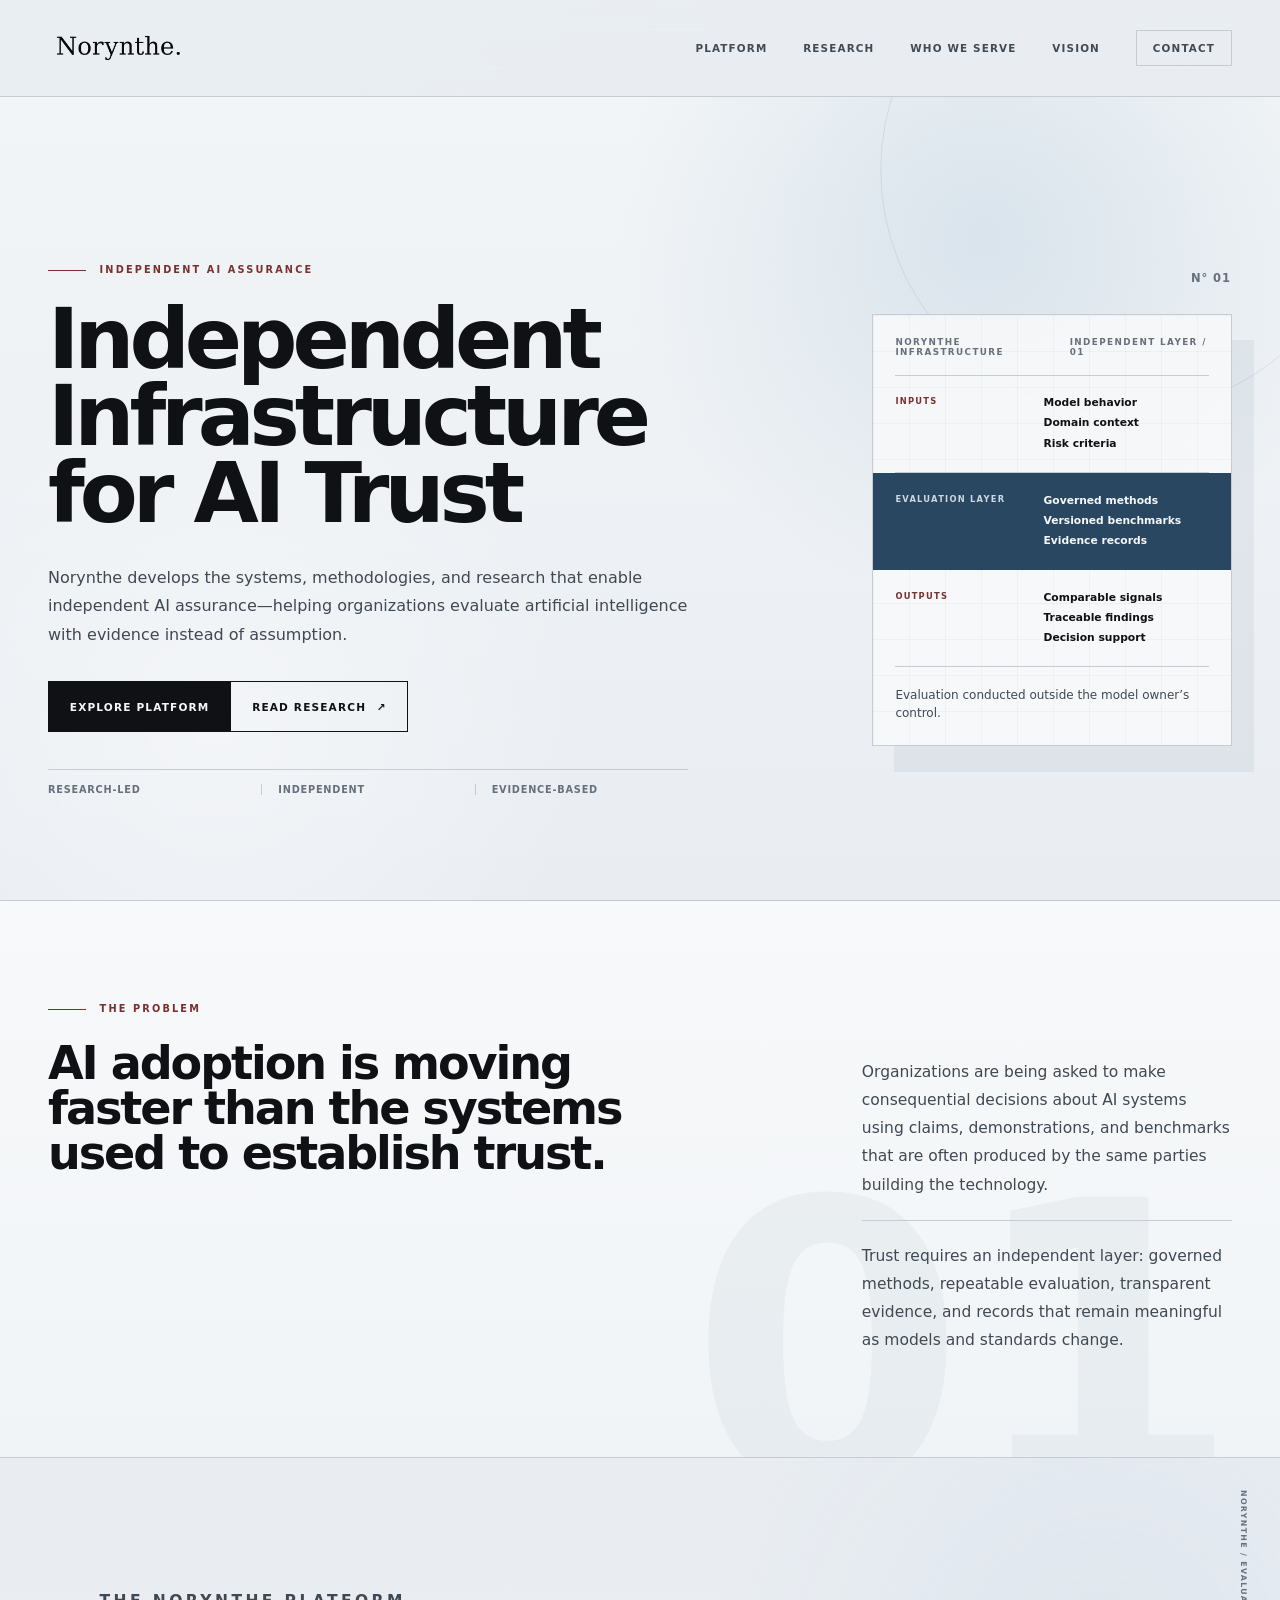
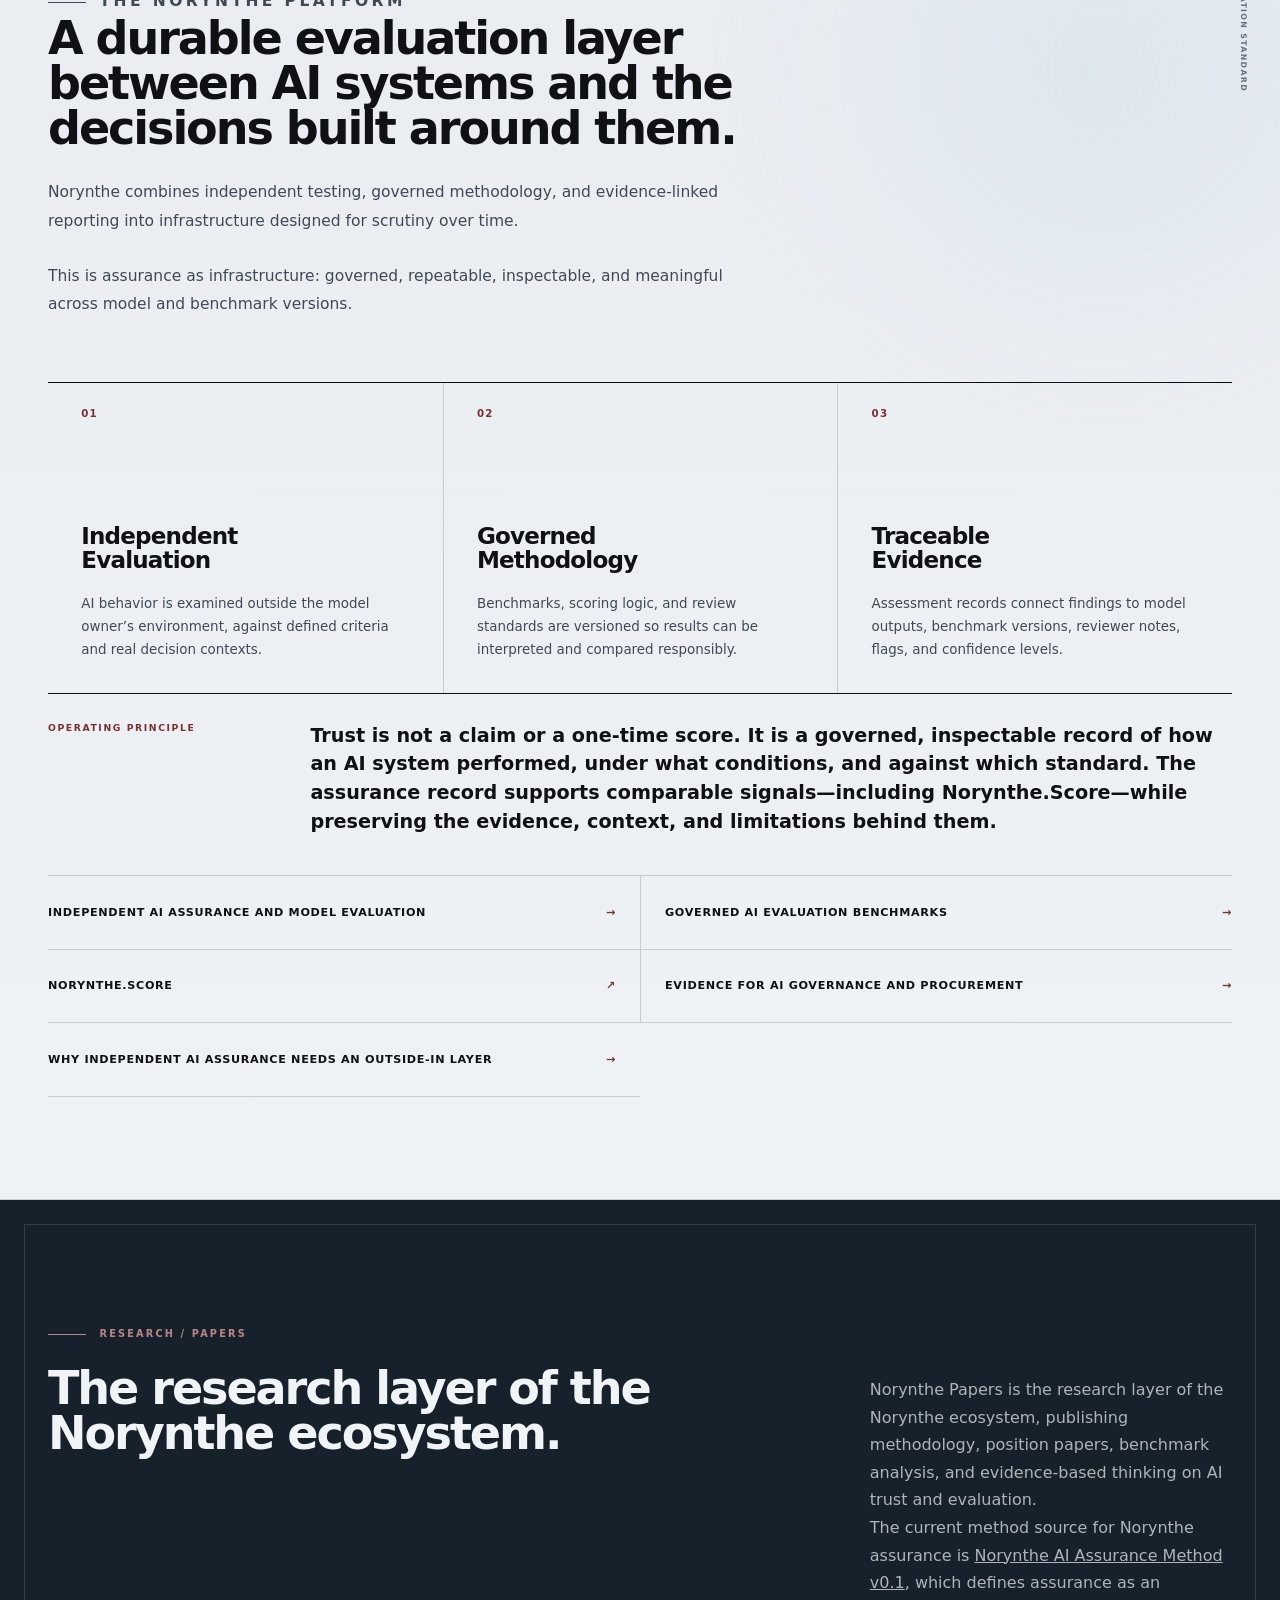
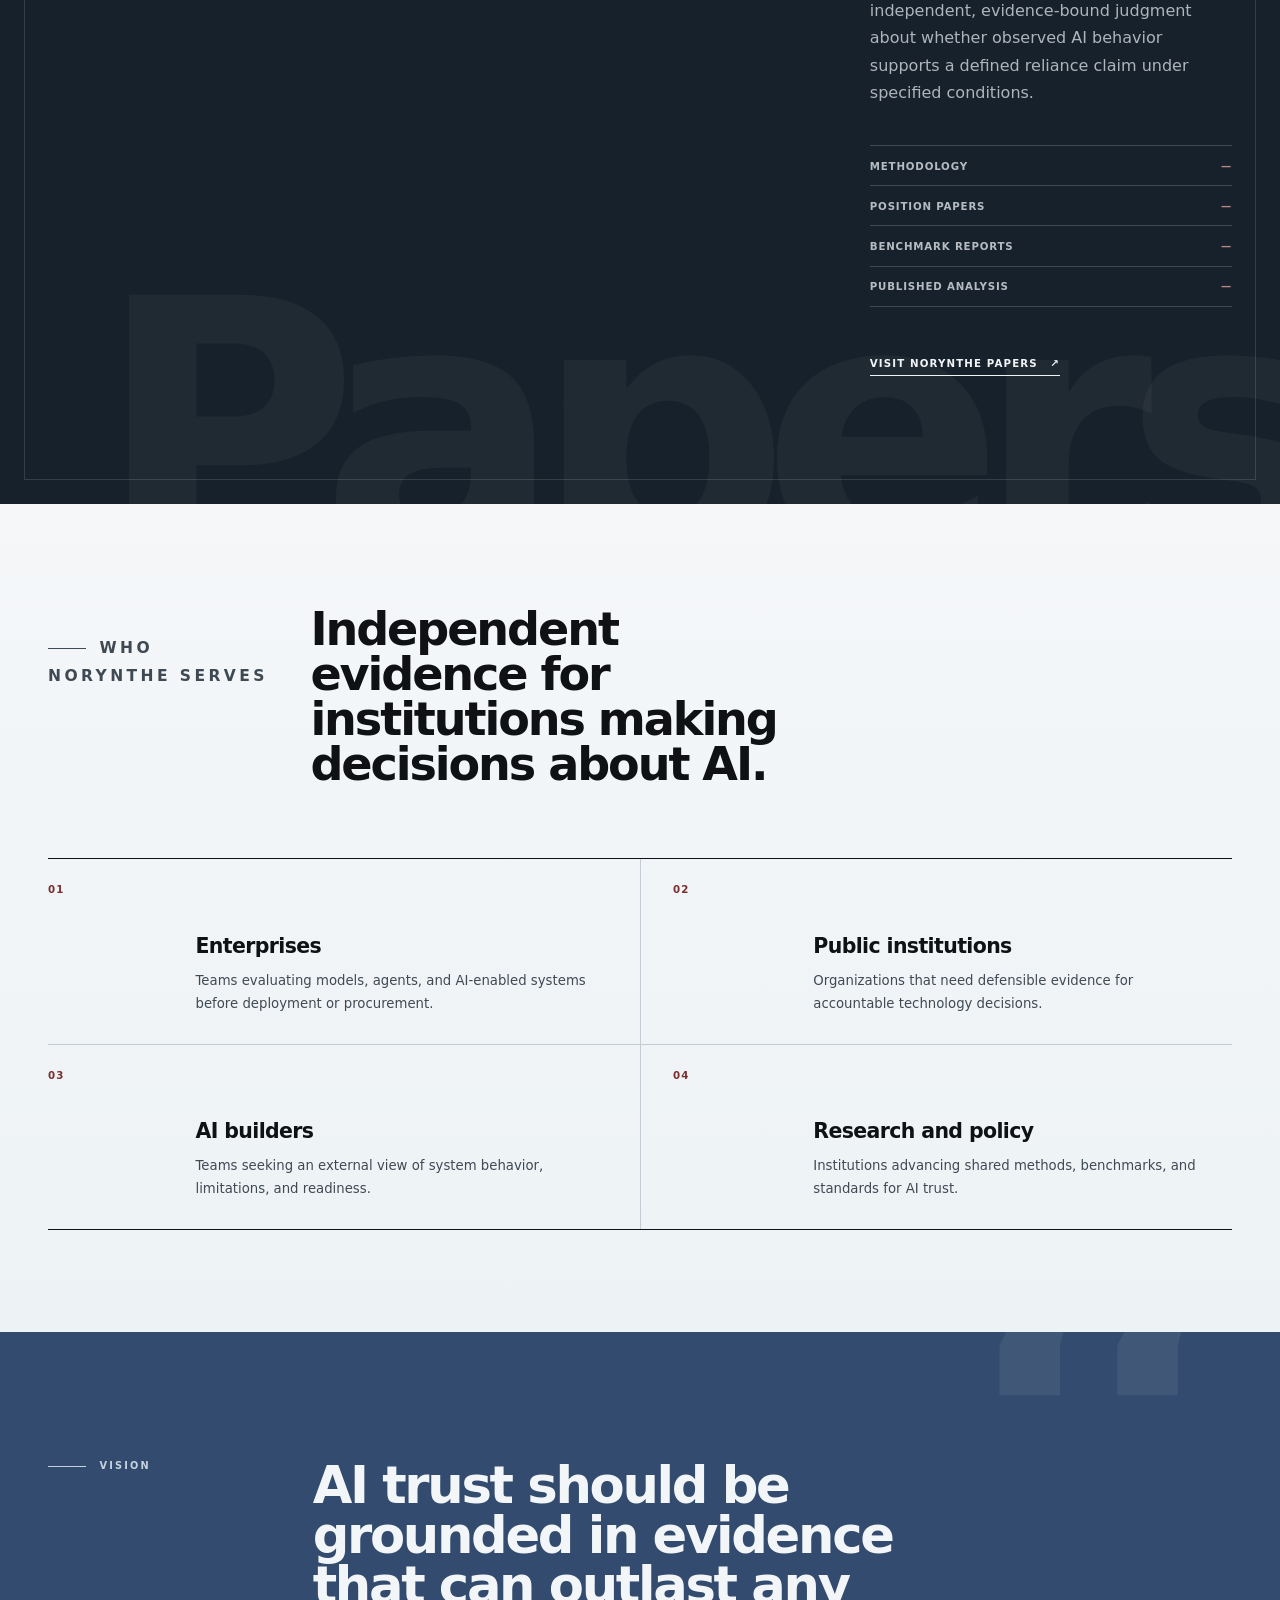
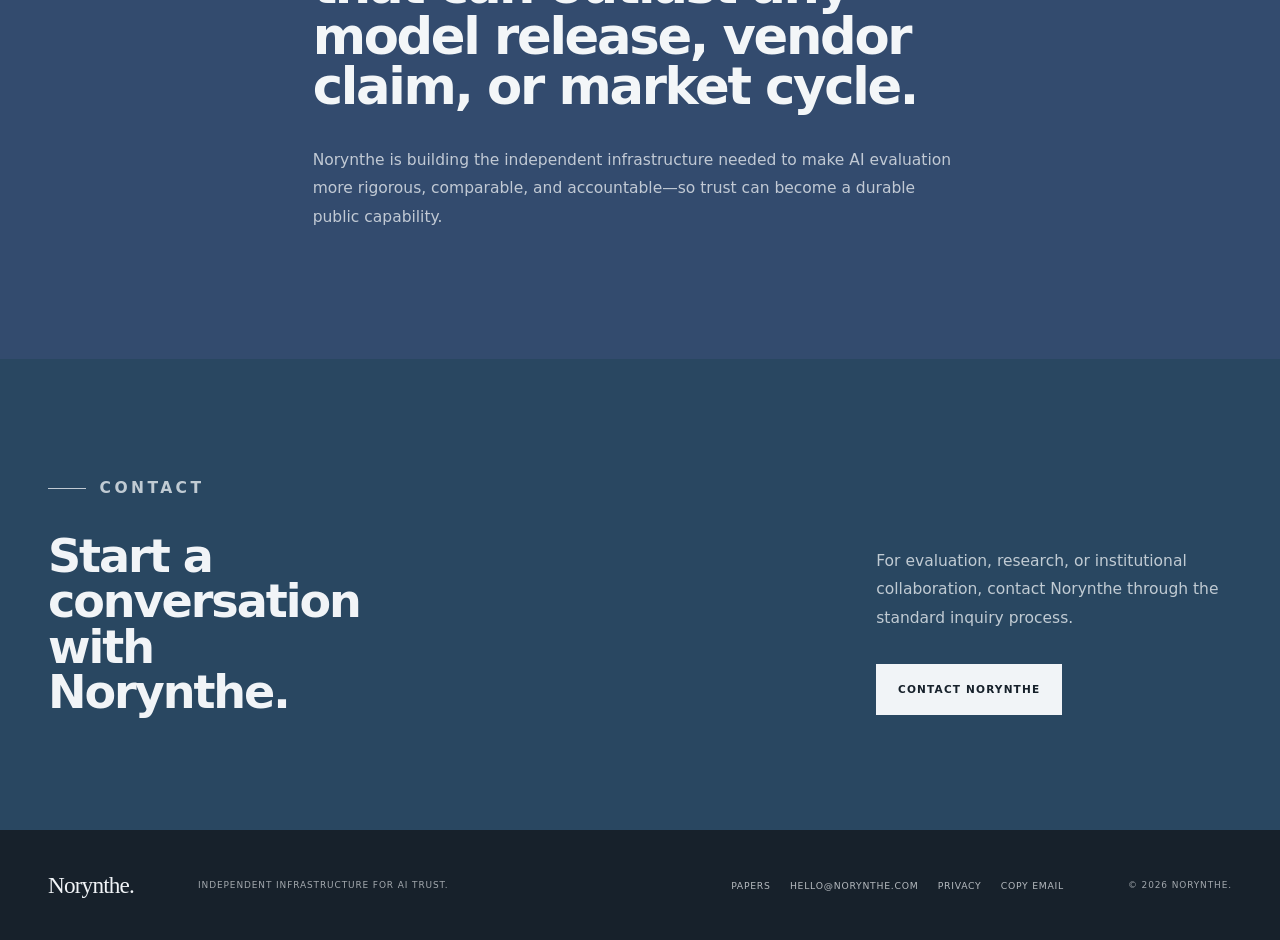
<file: index.html>
<!DOCTYPE html>
<html lang="en">
<head>
  <meta charset="UTF-8">
  <meta name="viewport" content="width=device-width, initial-scale=1.0">
  <title>Norynthe | Independent AI Assurance &amp; Trust Infrastructure</title>
  <meta name="description" content="Norynthe builds independent AI assurance infrastructure: governed evaluation, versioned benchmarks, and traceable evidence for decisions about AI systems.">
  <meta name="robots" content="index, follow, max-image-preview:large">
  <meta name="theme-color" content="#E9EDF2">
  <meta name="application-name" content="Norynthe.">
  <link rel="canonical" href="https://norynthe.com/">

  <meta property="og:type" content="website">
  <meta property="og:site_name" content="Norynthe.">
  <meta property="og:title" content="Norynthe | Independent AI Assurance &amp; Trust Infrastructure">
  <meta property="og:description" content="Governed evaluation, versioned benchmarks, and traceable evidence for independent decisions about AI systems.">
  <meta property="og:url" content="https://norynthe.com/">
  <meta property="og:image" content="https://norynthe.com/norynthe-social-card.png">
  <meta property="og:image:secure_url" content="https://norynthe.com/norynthe-social-card.png">
  <meta property="og:image:alt" content="Norynthe independent AI assurance and trust infrastructure">
  <meta property="og:image:width" content="1200">
  <meta property="og:image:height" content="630">

  <meta name="twitter:card" content="summary_large_image">
  <meta name="twitter:title" content="Norynthe | Independent AI Assurance &amp; Trust Infrastructure">
  <meta name="twitter:description" content="Governed evaluation, versioned benchmarks, and traceable evidence for independent decisions about AI systems.">
  <meta name="twitter:image" content="https://norynthe.com/norynthe-social-card.png">

  <link rel="icon" href="/favicon.png">
  <link rel="apple-touch-icon" href="/favicon.png">
  <link rel="manifest" href="/site.webmanifest">

  <script type="application/ld+json">
{
  "@context": "https://schema.org",
  "@graph": [
    {
      "@type": "Organization",
      "@id": "https://norynthe.com/#organization",
      "name": "Norynthe.",
      "alternateName": ["Norynthe", "Norynthe AI", "Norynthe.Score"],
      "url": "https://norynthe.com/",
      "logo": {
        "@type": "ImageObject",
        "@id": "https://norynthe.com/#logo",
        "url": "https://norynthe.com/Norynthe_master.png",
        "contentUrl": "https://norynthe.com/Norynthe_master.png",
        "width": 1039,
        "height": 263,
        "caption": "Norynthe. logo"
      },
      "image": {
        "@type": "ImageObject",
        "@id": "https://norynthe.com/#social-card",
        "url": "https://norynthe.com/norynthe-social-card.png",
        "contentUrl": "https://norynthe.com/norynthe-social-card.png",
        "width": 1200,
        "height": 630,
        "caption": "Norynthe independent AI assurance and trust infrastructure"
      },
      "description": "Norynthe develops independent AI assurance systems—outside-in evaluation, governed benchmarks, and traceable evidence—for consequential decisions about AI.",
      "slogan": "Independent infrastructure for AI trust.",
      "foundingDate": "2026",
      "email": "mailto:hello@norynthe.com",
      "areaServed": "Global",
      "knowsAbout": [
        "Artificial Intelligence",
        "Independent AI assurance",
        "AI evaluation",
        "AI governance",
        "AI trust scoring",
        "Outside-the-model evaluation",
        "Model comparison",
        "Benchmark-driven evaluation",
        "Benchmark bank",
        "Versioned scoring logic",
        "AI assessment records",
        "AI accountability",
        "Model ranking",
        "AI reporting",
        "Trust infrastructure",
        "Governable intelligence"
      ],
      "founder": {
        "@type": "Person",
        "@id": "https://alanmotley.com/#person",
        "name": "Alan Motley",
        "url": "https://alanmotley.com/",
        "jobTitle": ["AI Systems Strategist", "Founder of Norynthe", "Creative Technologist", "Engineer"],
        "sameAs": [
          "https://www.linkedin.com/in/alanmotley/",
          "https://medium.com/@alanmotley",
          "https://muckrack.com/alanmotley",
          "https://www.instagram.com/alanmotley"
        ]
      },
      "sameAs": [
        "https://www.linkedin.com/company/norynthe"
      ],
      "publishingPrinciples": "https://papers.norynthe.com/",
      "contactPoint": [
        {
          "@type": "ContactPoint",
          "contactType": "general inquiries",
          "email": "hello@norynthe.com",
          "url": "https://norynthe.com/"
        }
      ]
    },
    {
      "@type": "SoftwareApplication",
      "@id": "https://norynthe.com/#norynthe-score",
      "name": "Norynthe.Score",
      "applicationCategory": "AI Evaluation Software",
      "operatingSystem": "Web",
      "url": "https://reports.norynthe.com/",
      "description": "Norynthe.Score is a comparable trust signal produced from governed evaluation evidence, with benchmark context, dimensions, flags, confidence, and limitations.",
      "creator": { "@id": "https://norynthe.com/#organization" },
      "publisher": { "@id": "https://norynthe.com/#organization" }
    },
    {
      "@type": "Service",
      "@id": "https://norynthe.com/#ai-evaluation-service",
      "name": "Independent AI Assurance and Model Evaluation",
      "serviceType": "Independent AI assurance, model evaluation, trust scoring, benchmark comparison, and governance-ready reporting",
      "provider": { "@id": "https://norynthe.com/#organization" },
      "areaServed": "Global",
      "description": "Norynthe provides outside-in AI assurance through governed model evaluation, versioned benchmarks, traceable records, and comparable trust signals."
    },
    {
      "@type": "WebSite",
      "@id": "https://norynthe.com/#website",
      "url": "https://norynthe.com/",
      "name": "Norynthe.",
      "alternateName": ["Norynthe"],
      "publisher": { "@id": "https://norynthe.com/#organization" },
      "inLanguage": "en"
    },
    {
      "@type": "WebPage",
      "@id": "https://norynthe.com/#webpage",
      "url": "https://norynthe.com/",
      "name": "Norynthe | Independent AI Assurance & Trust Infrastructure",
      "description": "Norynthe builds independent AI assurance infrastructure: governed evaluation, versioned benchmarks, and traceable evidence for decisions about AI systems.",
      "isPartOf": { "@id": "https://norynthe.com/#website" },
      "about": { "@id": "https://norynthe.com/#organization" },
      "primaryImageOfPage": { "@id": "https://norynthe.com/#social-card" },
      "mainEntity": { "@id": "https://norynthe.com/#organization" },
      "inLanguage": "en"
    }
  ]
}
  </script>
  <style>
    :root {
      --bg: #E9EDF2;
      --ink: #0F1115;
      --muted: #58616A;
      --muted-2: #6B747E;
      --slate: #334B6E;
      --pine: #36554A;
      --signal: #7A3030;
      --line: rgba(15, 17, 21, 0.08);
      --logo-width: min(72vw, 640px);
      --hero-measure: min(100%, 980px);
    }

    * { box-sizing: border-box; }

    html,
    body {
      margin: 0;
      min-height: 100%;
      width: 100%;
      color: var(--ink);
      font-family: Inter, ui-sans-serif, system-ui, -apple-system, BlinkMacSystemFont, "Segoe UI", sans-serif;
      background: var(--bg);
    }

    body {
      position: relative;
      overflow-x: hidden;
      background:
        radial-gradient(circle at 72% 18%, rgba(143, 177, 203, 0.20), transparent 30%),
        radial-gradient(circle at 24% 86%, rgba(184, 167, 106, 0.12), transparent 26%),
        radial-gradient(circle at 50% 52%, rgba(255, 255, 255, 0.18), transparent 24%),
        radial-gradient(circle at 50% 50%, rgba(255, 255, 255, 0.34), transparent 42%),
        linear-gradient(180deg, #EFF3F6 0%, #E9EDF2 48%, #EEF2F6 100%);
      isolation: isolate;
    }

    body::before {
      content: "";
      position: fixed;
      inset: 0;
      background-image:
        linear-gradient(rgba(15, 17, 21, 0.018) 1px, transparent 1px),
        linear-gradient(90deg, rgba(15, 17, 21, 0.018) 1px, transparent 1px);
      background-size: 72px 72px;
      opacity: 0.85;
      pointer-events: none;
      z-index: 0;
    }

    .sr-only {
      position: absolute !important;
      width: 1px !important;
      height: 1px !important;
      padding: 0 !important;
      margin: -1px !important;
      overflow: hidden !important;
      clip: rect(0, 0, 0, 0) !important;
      white-space: nowrap !important;
      border: 0 !important;
    }

    .field {
      position: fixed;
      inset: 0;
      overflow: hidden;
      z-index: 0;
      pointer-events: none;
    }

    .page {
      position: relative;
      z-index: 1;
      width: 100%;
      min-height: 100dvh;
      padding: 1rem 1.4rem 1rem;
      display: grid;
      grid-template-rows: auto 1fr auto;
      pointer-events: none;
    }

    .topline,
    .footer {
      display: flex;
      justify-content: space-between;
      align-items: center;
      gap: 1rem;
      font-size: 0.68rem;
      letter-spacing: 0.22em;
      text-transform: uppercase;
      color: var(--muted);
    }

    .topline,
    .hero,
    .footer,
    .lockup,
    .logo-shell,
    .company-surface {
      pointer-events: auto;
    }

    .topline {
      margin-bottom: 0.15rem;
    }

    .topline .status {
      color: var(--signal);
      display: inline-flex;
      align-items: center;
      gap: 0.65rem;
      text-shadow: 0 0 12px rgba(122, 48, 48, 0.08);
    }

    .status-dot {
      width: 8px;
      height: 8px;
      border-radius: 999px;
      background: var(--signal);
      animation: blink 1.2s steps(1, end) infinite;
      box-shadow: 0 0 0 4px rgba(122, 48, 48, 0.06);
    }

    .hero {
      display: grid;
      place-items: center;
      align-content: center;
      min-height: 100%;
      position: relative;
      padding: 0;
    }

    .lockup {
      position: relative;
      display: grid;
      place-items: center;
      gap: 0.9rem;
      text-align: center;
      padding: 0.4rem 1.8rem 0.5rem;
      transform: none;
      width: var(--hero-measure);
    }

    .lockup::before,
    .lockup::after {
      content: "";
      position: absolute;
      top: 50%;
      width: min(10vw, 96px);
      height: 1px;
      background: linear-gradient(90deg, rgba(51, 75, 110, 0.18), transparent);
      opacity: 0.52;
      transform: translateY(-50%);
      pointer-events: none;
    }

    .lockup::before {
      left: -1.2rem;
    }

    .lockup::after {
      right: -1.2rem;
      transform: translateY(-50%) rotate(180deg);
      background: linear-gradient(90deg, rgba(122, 48, 48, 0.18), transparent);
    }

    .logo-shell {
      position: relative;
      display: inline-block;
      line-height: 0;
      isolation: isolate;
    }

    .logo-shell::before {
      content: "";
      position: absolute;
      left: 50%;
      bottom: -16px;
      width: min(44vw, 340px);
      height: 16px;
      transform: translateX(-50%);
      background: radial-gradient(ellipse at center, rgba(15, 17, 21, 0.14), rgba(15, 17, 21, 0) 72%);
      filter: blur(16px);
      z-index: 0;
      pointer-events: none;
    }

    .logo-shell::after {
      content: "";
      position: absolute;
      inset: -1rem -1.8rem;
      border: 1px solid rgba(51, 75, 110, 0.05);
      border-radius: 999px;
      z-index: 0;
      opacity: 0.56;
      animation: breathe 18s ease-in-out infinite;
      pointer-events: none;
      mask-image: radial-gradient(circle at center, transparent 44%, black 78%);
    }

    .logo-wrap {
      position: relative;
      z-index: 2;
      display: inline-flex;
      align-items: flex-end;
      justify-content: center;
    }

    .logo-wrap::before,
    .logo-wrap::after {
      content: "";
      position: absolute;
      top: 50%;
      width: 12px;
      height: 12px;
      transform: translateY(-50%);
      border-radius: 999px;
      border: 1px solid rgba(51, 75, 110, 0.14);
      opacity: 0.45;
    }

    .logo-wrap::before {
      left: -34px;
    }

    .logo-wrap::after {
      right: -34px;
      border-color: rgba(122, 48, 48, 0.16);
    }

    .logo {
      display: block;
      width: var(--logo-width);
      max-width: 100%;
      height: auto;
      object-fit: contain;
      filter: drop-shadow(0 18px 30px rgba(15, 17, 21, 0.06));
    }

    .logo-fallback {
      display: none;
      margin: 0;
      font-size: 5.6rem;
      line-height: 0.9;
      font-weight: 700;
      letter-spacing: 0;
      color: var(--ink);
    }

    .subline {
      max-width: 50rem;
      margin: 0;
      font-size: 0.7rem;
      line-height: 1.48;
      letter-spacing: 0.22em;
      text-transform: uppercase;
      color: var(--muted);
      text-wrap: balance;
      text-shadow: 0 1px 0 rgba(255, 255, 255, 0.2);
    }

    .hero-divider {
      width: min(100%, 540px);
      height: 1px;
      background: linear-gradient(
        90deg,
        rgba(51, 75, 110, 0),
        rgba(51, 75, 110, 0.16) 18%,
        rgba(122, 48, 48, 0.14) 50%,
        rgba(51, 75, 110, 0.16) 82%,
        rgba(51, 75, 110, 0)
      );
      opacity: 0.78;
    }

    .company-surface {
      width: min(calc(100% - 24px), 1040px);
      margin: 0.9rem auto 0;
      padding: 20px 22px 15px;
      border-radius: 28px;
      border: 1px solid var(--line);
      background:
        linear-gradient(180deg, rgba(255,255,255,0.95), rgba(255,255,255,0.885)),
        radial-gradient(circle at top right, rgba(51, 75, 110, 0.05), transparent 30%),
        radial-gradient(circle at bottom left, rgba(122, 48, 48, 0.035), transparent 24%);
      box-shadow:
        0 20px 48px rgba(15, 17, 21, 0.05),
        inset 0 1px 0 rgba(255,255,255,0.65);
      position: relative;
      z-index: 3;
    }

    .company-surface::before {
      content: "";
      position: absolute;
      inset: 0;
      pointer-events: none;
      border-radius: 28px;
      background:
        linear-gradient(180deg, rgba(255,255,255,0.18), rgba(255,255,255,0)),
        radial-gradient(circle at 18% 18%, rgba(255,255,255,0.22), transparent 22%);
    }

    .company-surface-head {
      position: relative;
      z-index: 1;
      display: grid;
      gap: 7px;
      margin: 0 0 14px;
      max-width: 880px;
      text-align: left;
      justify-items: start;
    }

    .company-surface-head h2 {
      margin: 0;
      font-size: 2.35rem;
      line-height: 0.94;
      letter-spacing: 0;
      font-weight: 700;
    }

    .company-surface-head p {
      margin: 0;
      color: #36414e;
      line-height: 1.62;
      font-size: 13px;
      max-width: 62rem;
      text-align: left;
    }

    .company-surface-secondary {
      margin-top: 2px !important;
      color: #44505d !important;
      font-size: 12px !important;
      max-width: 62rem !important;
    }

    .eyebrow {
      font-size: 10px;
      text-transform: uppercase;
      letter-spacing: 0.22em;
      color: var(--muted);
      font-weight: 500;
    }

    .company-surface-grid {
      position: relative;
      z-index: 1;
      display: grid;
      grid-template-columns: repeat(2, minmax(0, 1fr));
      gap: 12px;
      align-items: start;
      max-width: 920px;
      margin: 0;
    }

    .company-card {
      display: grid;
      gap: 8px;
      padding: 15px 14px 12px;
      border-radius: 18px;
      border: 1px solid rgba(15, 17, 21, 0.08);
      background:
        linear-gradient(180deg, rgba(255,255,255,0.92), rgba(255,255,255,0.74)),
        linear-gradient(135deg, rgba(51, 75, 110, 0.03), rgba(54, 85, 74, 0.025));
      box-shadow: 0 10px 22px rgba(15, 17, 21, 0.03);
      transition: transform 180ms ease, box-shadow 180ms ease, border-color 180ms ease, background 180ms ease;
      position: relative;
      overflow: hidden;
      text-decoration: none;
      align-content: start;
      min-height: 118px;
      text-align: left;
    }

    .company-card::after {
      content: "";
      position: absolute;
      inset: auto -12% -22% auto;
      width: 58%;
      height: 48%;
      background: radial-gradient(circle, rgba(51, 75, 110, 0.08), transparent 68%);
      pointer-events: none;
    }

    .company-card:hover {
      transform: translateY(-2px);
      border-color: rgba(51, 75, 110, 0.18);
      box-shadow: 0 14px 28px rgba(15, 17, 21, 0.05);
      background:
        linear-gradient(180deg, rgba(255,255,255,0.97), rgba(255,255,255,0.82)),
        linear-gradient(135deg, rgba(51, 75, 110, 0.04), rgba(54, 85, 74, 0.03));
    }

    .company-card h3 {
      margin: 0;
      font-size: 1rem;
      line-height: 1.05;
      letter-spacing: 0;
      font-weight: 700;
      color: var(--ink);
      position: relative;
      z-index: 1;
    }

    .company-card p {
      margin: 0;
      color: #44505d;
      font-size: 12px;
      line-height: 1.56;
      position: relative;
      z-index: 1;
      max-width: 48ch;
    }

    .company-card-meta {
      margin-top: auto;
      display: inline-flex;
      align-items: center;
      gap: 8px;
      font-size: 9px;
      text-transform: uppercase;
      letter-spacing: 0.12em;
      color: var(--slate);
      font-weight: 700;
      position: relative;
      z-index: 1;
    }

    .card-eyebrow {
      display: inline-flex;
      width: fit-content;
      padding: 5px 8px;
      border-radius: 999px;
      background: rgba(51, 75, 110, 0.08);
      border: 1px solid rgba(51, 75, 110, 0.14);
      color: var(--slate);
      font-size: 8px;
      text-transform: uppercase;
      letter-spacing: 0.16em;
      font-weight: 700;
      position: relative;
      z-index: 1;
    }

    .card-eyebrow.capital {
      background: rgba(122, 48, 48, 0.08);
      border-color: rgba(122, 48, 48, 0.14);
      color: var(--signal);
    }

    .entity-strip {
      position: relative;
      z-index: 1;
      display: flex;
      flex-wrap: wrap;
      justify-content: flex-start;
      gap: 8px;
      max-width: 920px;
      margin: 14px 0 0;
      padding-top: 12px;
      border-top: 1px solid rgba(15, 17, 21, 0.07);
    }

    .entity-strip span {
      display: inline-flex;
      width: fit-content;
      padding: 5px 8px;
      border-radius: 999px;
      background: rgba(51, 75, 110, 0.07);
      border: 1px solid rgba(51, 75, 110, 0.12);
      color: var(--slate);
      font-size: 8px;
      text-transform: uppercase;
      letter-spacing: 0.13em;
      font-weight: 700;
    }

    .entity-strip span:last-child {
      background: rgba(122, 48, 48, 0.07);
      border-color: rgba(122, 48, 48, 0.12);
      color: var(--signal);
    }

    .company-surface-links {
      position: relative;
      z-index: 1;
      display: flex;
      flex-wrap: wrap;
      justify-content: flex-start;
      gap: 14px;
      margin-top: 13px;
    }

    .company-surface-links a {
      color: var(--signal);
      font-size: 9px;
      text-transform: uppercase;
      letter-spacing: 0.14em;
      font-weight: 700;
      text-decoration: none;
    }

    .company-surface-links a:hover {
      text-decoration: underline;
    }

    .footer {
      align-items: end;
      font-size: 0.62rem;
      letter-spacing: 0.12em;
      color: var(--muted-2);
      margin-top: 0;
      padding-top: 1rem;
    }

    .footer .contact::before {
      content: "";
      display: block;
      width: min(18vw, 160px);
      height: 1px;
      margin: 0 0 0.9rem auto;
      background: linear-gradient(90deg, transparent, rgba(122, 48, 48, 0.18));
    }

    .footer a {
      color: inherit;
      text-decoration: none;
    }

    .footer button {
      appearance: none;
      border: 0;
      background: transparent;
      color: inherit;
      font: inherit;
      letter-spacing: inherit;
      text-transform: inherit;
      padding: 0;
      cursor: pointer;
    }

    .footer a:hover {
      text-decoration: underline;
    }

    .footer button:hover {
      text-decoration: underline;
    }

    @keyframes blink {
      0%, 48% { opacity: 1; }
      49%, 100% { opacity: 0.18; }
    }

    @keyframes drift {
      from { transform: translate3d(-2.4%, -1.6%, 0) scale(1.03); }
      to { transform: translate3d(2.4%, 1.6%, 0) scale(1.07); }
    }

    @keyframes cloudShift {
      from { transform: translate3d(-3.2%, -1.8%, 0) scale(1.03); }
      to { transform: translate3d(3.6%, 1.8%, 0) scale(1.08); }
    }

    @keyframes cloudShiftSlow {
      from { transform: translate3d(2.2%, 0.2%, 0) scale(1.03); }
      to { transform: translate3d(-2.4%, -0.8%, 0) scale(1.06); }
    }

    @keyframes cloudShiftReverse {
      from { transform: translate3d(2.8%, -1.2%, 0) scale(1.02); }
      to { transform: translate3d(-3.1%, 1.4%, 0) scale(1.06); }
    }

    @keyframes scan {
      from { transform: translateY(-130%); }
      to { transform: translateY(420%); }
    }

    @keyframes scanX {
      from { transform: translateX(0); }
      to { transform: translateX(760%); }
    }

    @keyframes horizonShift {
      from { transform: translateX(-50%) translateY(0); }
      to { transform: translateX(-50%) translateY(1.4%); }
    }

    @keyframes breathe {
      0%, 100% { opacity: 0.45; }
      50% { opacity: 0.72; }
    }

    @keyframes grainShift {
      from { transform: translate3d(-1.2%, 0.8%, 0); }
      to { transform: translate3d(1.4%, -1%, 0); }
    }

    @media (prefers-reduced-motion: reduce) {
      *,
      *::before,
      *::after {
        animation-duration: 0.01ms !important;
        animation-iteration-count: 1 !important;
        transition-duration: 0.01ms !important;
      }
    }

    @media (max-width: 1180px) {
      :root {
        --logo-width: min(66vw, 540px);
      }

      .page {
        padding: 0.9rem 1rem 1rem;
      }

      .hero {
        padding: 0;
      }

      .lockup {
        padding: 0.3rem 1rem 0.45rem;
      }

      .subline {
        max-width: 44rem;
        font-size: 0.64rem;
        letter-spacing: 0.17em;
      }

      .hero-divider {
        width: min(100%, 460px);
      }

      .company-surface {
        width: min(calc(100% - 20px), 980px);
        margin: 0.95rem auto 0;
        padding: 18px 18px 14px;
      }

      .company-surface-head h2 {
        font-size: 2.1rem;
      }

      .company-surface-head p {
        font-size: 12px;
      }

      .company-card {
        padding: 14px 12px 11px;
        min-height: 110px;
      }

      .company-card h3 {
        font-size: 0.94rem;
      }

      .company-card p {
        font-size: 11px;
      }
    }

    @media (max-width: 980px) {
      .company-surface-grid {
        grid-template-columns: 1fr;
      }

      .company-surface {
        width: min(calc(100% - 16px), 760px);
      }
    }

    @media (max-width: 760px) {
      :root {
        --logo-width: min(88vw, 480px);
      }

      body::before,
      .cloud-band,
      .cloud-band-secondary,
      .cloud-floor,
      .horizon-haze,
      .scan,
      .scan-vertical,
      .lockup::before,
      .lockup::after,
      .logo-shell::before,
      .logo-shell::after {
        display: none;
      }

      .page {
        padding: 0.9rem 0.75rem 0.9rem;
      }

      .topline,
      .footer {
        font-size: 0.56rem;
        letter-spacing: 0.12em;
      }

      .hero {
        padding: 0.2rem 0 0;
      }

      .subline {
        width: min(94vw, 28rem);
        font-size: 0.64rem;
        letter-spacing: 0.13em;
      }

      .hero-divider {
        width: min(100%, 320px);
      }

      .company-surface {
        width: min(calc(100% - 8px), 1200px);
        padding: 16px 14px 12px;
        margin: 0.85rem auto 0;
      }

      .company-surface-head h2 {
        font-size: 1.75rem;
      }

      .entity-strip {
        gap: 6px;
      }

      .company-surface-links {
        gap: 10px;
      }

      .footer {
        flex-direction: column;
        align-items: center;
        text-align: center;
        gap: 0.8rem;
      }

      .footer .contact::before {
        margin: 0 auto 0.85rem;
        background: linear-gradient(90deg, transparent, rgba(122, 48, 48, 0.18), transparent);
      }
    }

    /* Homepage refinement pass */
    :root {
      --logo-width: min(70vw, 360px);
      --max-width: 1120px;
      --surface: rgba(255, 255, 255, 0.84);
      --surface-solid: #FBFCFD;
      --shadow-soft: 0 28px 80px rgba(15, 17, 21, 0.08);
    }

    body {
      background:
        linear-gradient(180deg, #F5F7F9 0%, #E9EDF2 54%, #F1F4F7 100%);
    }

    body::before {
      background-size: 64px 64px;
      opacity: 0.46;
    }

    .field {
      display: none;
    }

    .page {
      width: min(calc(100% - 48px), var(--max-width));
      min-height: 100dvh;
      margin: 0 auto;
      padding: 26px 0 34px;
      display: grid;
      grid-template-rows: auto 1fr auto;
      gap: 26px;
      pointer-events: auto;
    }

    .topline {
      margin: 0;
      padding: 0;
      letter-spacing: 0;
      text-transform: none;
      color: var(--muted);
    }

    .topline a {
      color: inherit;
      text-decoration: none;
    }

    .topline-brand {
      display: inline-flex;
      align-items: center;
      color: var(--ink);
      font-size: 1.28rem;
      line-height: 1;
      font-weight: 800;
      letter-spacing: 0;
    }

    .topline-logo {
      display: block;
      width: 140px;
      max-width: 28vw;
      height: auto;
    }

    .topline-nav {
      display: flex;
      justify-content: flex-end;
      align-items: center;
      flex-wrap: wrap;
      gap: 8px;
    }

    .topline-nav a,
    .hero-actions a {
      display: inline-flex;
      align-items: center;
      justify-content: center;
      min-height: 38px;
      padding: 0 14px;
      border-radius: 999px;
      border: 1px solid rgba(15, 17, 21, 0.1);
      background: rgba(255, 255, 255, 0.72);
      box-shadow: 0 10px 24px rgba(15, 17, 21, 0.035);
      color: #27313B;
      font-size: 0.62rem;
      font-weight: 800;
      letter-spacing: 0.13em;
      line-height: 1;
      text-transform: uppercase;
      text-decoration: none;
      transition: transform 160ms ease, border-color 160ms ease, box-shadow 160ms ease, background 160ms ease;
    }

    .topline-nav a:hover,
    .hero-actions a:hover {
      transform: translateY(-1px);
      border-color: rgba(51, 75, 110, 0.22);
      background: rgba(255, 255, 255, 0.94);
      box-shadow: 0 14px 30px rgba(15, 17, 21, 0.055);
    }

    .hero {
      min-height: 0;
      place-items: stretch;
      align-content: start;
      padding: 52px 44px 44px;
      border: 1px solid var(--line);
      border-radius: 30px;
      background:
        linear-gradient(180deg, rgba(255, 255, 255, 0.92), rgba(255, 255, 255, 0.78)),
        linear-gradient(135deg, rgba(51, 75, 110, 0.05), rgba(54, 85, 74, 0.035));
      box-shadow: var(--shadow-soft);
      overflow: hidden;
    }

    .lockup {
      width: 100%;
      padding: 0;
      place-items: start;
      gap: 18px;
      text-align: left;
    }

    .lockup::before,
    .lockup::after,
    .logo-shell::after,
    .logo-wrap::before,
    .logo-wrap::after,
    .company-surface::before,
    .company-card::after {
      display: none;
    }

    .logo-shell::before {
      left: 0;
      bottom: -10px;
      width: min(32vw, 260px);
      height: 18px;
      transform: none;
      opacity: 0.55;
    }

    .logo-wrap {
      justify-content: flex-start;
    }

    .logo {
      width: var(--logo-width);
      filter: drop-shadow(0 15px 22px rgba(15, 17, 21, 0.055));
    }

    .logo-fallback {
      font-size: 5.6rem;
      letter-spacing: 0;
    }

    .subline {
      width: auto;
      max-width: none;
      margin: 2px 0 -6px;
      color: var(--slate);
      font-size: 0.68rem;
      font-weight: 800;
      letter-spacing: 0.21em;
      text-align: left;
    }

    .hero-divider {
      display: none;
      width: 100%;
      margin: 0;
    }

    .hero-copy {
      display: grid;
      gap: 16px;
      max-width: 850px;
    }

    .hero-copy h1 {
      margin: 0;
      max-width: 13.8ch;
      color: var(--ink);
      font-size: 5.15rem;
      font-weight: 800;
      letter-spacing: 0;
      line-height: 0.94;
    }

    .hero-copy p {
      margin: 0;
      max-width: 62ch;
      color: #2F3A45;
      font-size: 1.12rem;
      line-height: 1.66;
    }

    .hero-actions {
      display: flex;
      flex-wrap: wrap;
      gap: 10px;
      margin-top: 2px;
    }

    .hero-actions a {
      min-height: 42px;
      padding: 0 16px;
    }

    .hero-actions .primary {
      border-color: rgba(122, 48, 48, 0.2);
      background: #15191F;
      color: #FFFFFF;
      box-shadow: 0 16px 34px rgba(15, 17, 21, 0.12);
    }

    .hero-actions .primary:hover {
      background: #0F1115;
      border-color: rgba(15, 17, 21, 0.44);
    }

    .company-surface {
      width: 100%;
      margin: 20px 0 0;
      padding: 0;
      border: 0;
      border-radius: 0;
      background: transparent;
      box-shadow: none;
    }

    .company-surface-head {
      gap: 8px;
      max-width: 830px;
      margin: 0 0 18px;
    }

    .company-surface-head h2 {
      font-size: 2.1rem;
      line-height: 1.08;
      letter-spacing: 0;
    }

    .company-surface-head p,
    .company-surface-secondary {
      color: #36414E !important;
      font-size: 0.91rem !important;
      line-height: 1.62 !important;
      max-width: 68ch !important;
    }

    .eyebrow {
      color: var(--signal);
      font-size: 0.62rem;
      font-weight: 800;
      letter-spacing: 0.2em;
    }

    .company-surface-grid {
      max-width: none;
      grid-template-columns: repeat(6, minmax(0, 1fr));
      gap: 14px;
    }

    .company-card {
      grid-column: span 2;
      min-height: 172px;
      padding: 18px;
      border-radius: 16px;
      background: rgba(255, 255, 255, 0.74);
      border-color: rgba(15, 17, 21, 0.09);
      box-shadow: 0 12px 28px rgba(15, 17, 21, 0.035);
    }

    .company-card:nth-child(n + 4) {
      grid-column: span 3;
    }

    .company-card h3 {
      font-size: 1.08rem;
      line-height: 1.08;
      letter-spacing: 0;
    }

    .company-card p {
      color: #3E4A55;
      font-size: 0.82rem;
      line-height: 1.58;
    }

    .card-eyebrow {
      border-radius: 999px;
      background: rgba(51, 75, 110, 0.07);
      font-size: 0.5rem;
    }

    .company-card-meta {
      color: #334B6E;
      font-size: 0.55rem;
    }

    .entity-strip {
      max-width: none;
      margin-top: 16px;
      padding-top: 16px;
    }

    .entity-strip span {
      background: rgba(255, 255, 255, 0.62);
      font-size: 0.5rem;
    }

    .company-surface-links {
      gap: 16px;
      margin-top: 16px;
    }

    .company-surface-links a {
      color: #5E2A2A;
      font-size: 0.57rem;
      letter-spacing: 0.14em;
    }

    .footer {
      margin: 0;
      padding-top: 22px;
      border-top: 1px solid rgba(15, 17, 21, 0.08);
      align-items: center;
      line-height: 1.6;
    }

    .footer .contact::before {
      display: none;
    }

    @media (max-width: 980px) {
      .page {
        width: min(calc(100% - 32px), var(--max-width));
        padding-top: 20px;
      }

      .topline {
        align-items: flex-start;
        gap: 14px;
      }

      .topline-nav {
        justify-content: flex-end;
      }

      .hero {
        padding: 34px;
        border-radius: 26px;
      }

      .hero-copy h1 {
        max-width: 13ch;
        font-size: 4.2rem;
      }

      .company-surface-grid {
        grid-template-columns: repeat(2, minmax(0, 1fr));
      }

      .company-card,
      .company-card:nth-child(n + 4) {
        grid-column: auto;
      }
    }

    @media (max-width: 680px) {
      body::before {
        display: none;
      }

      .page {
        width: min(calc(100% - 24px), var(--max-width));
        padding: 16px 0 24px;
        gap: 18px;
      }

      .topline {
        display: grid;
        justify-items: start;
      }

      .topline-nav {
        justify-content: flex-start;
      }

      .topline-nav a {
        min-height: 35px;
        padding: 0 11px;
        font-size: 0.55rem;
      }

      .topline-logo {
        width: 129px;
      }

      .hero {
        padding: 26px 20px;
        border-radius: 22px;
      }

      .logo {
        width: min(76vw, 310px);
      }

      .subline {
        font-size: 0.6rem;
        letter-spacing: 0.17em;
      }

      .hero-copy h1 {
        max-width: 11ch;
        font-size: 3.2rem;
      }

      .hero-copy p {
        font-size: 0.98rem;
      }

      .hero-actions {
        width: 100%;
      }

      .hero-actions a {
        flex: 1 1 100%;
        min-height: 42px;
      }

      .company-surface-grid {
        grid-template-columns: 1fr;
      }

      .company-card {
        min-height: 0;
      }

      .footer {
        padding-top: 18px;
      }
    }

    /* Premium institutional pass */
    :root {
      --max-width: 1180px;
      --institutional-blue: #253F63;
      --institutional-green: #31554D;
      --institutional-red: #753334;
      --paper: rgba(255, 255, 255, 0.72);
      --paper-strong: rgba(255, 255, 255, 0.9);
    }

    body {
      background:
        linear-gradient(180deg, #F7F9FB 0%, #E9EEF3 46%, #F2F5F7 100%);
    }

    body::before {
      background-size: 56px 56px;
      opacity: 0.32;
      mask-image: linear-gradient(180deg, black 0%, black 74%, transparent 100%);
    }

    .page {
      width: min(calc(100% - 56px), var(--max-width));
      padding: 30px 0 36px;
      gap: 34px;
    }

    .topline {
      padding-bottom: 18px;
      border-bottom: 1px solid rgba(15, 17, 21, 0.1);
    }

    .topline-logo {
      width: 140px;
      max-width: 32vw;
    }

    .topline-nav {
      gap: 22px;
    }

    .topline-nav a {
      min-height: auto;
      padding: 0;
      border: 0;
      border-radius: 0;
      background: transparent;
      box-shadow: none;
      color: #53606C;
      font-size: 0.62rem;
      letter-spacing: 0.16em;
    }

    .topline-nav a:hover {
      transform: none;
      border-color: transparent;
      background: transparent;
      box-shadow: none;
      color: var(--ink);
    }

    .topline-nav a:last-child {
      min-height: 34px;
      padding: 0 12px;
      border: 1px solid rgba(15, 17, 21, 0.13);
      border-radius: 6px;
      background: rgba(255, 255, 255, 0.48);
      color: #27313B;
    }

    .hero {
      padding: 0;
      border: 0;
      border-radius: 0;
      background: transparent;
      box-shadow: none;
      overflow: visible;
    }

    .lockup {
      display: grid;
      grid-template-columns: minmax(0, 1.02fr) minmax(360px, 0.72fr);
      column-gap: 58px;
      row-gap: 28px;
      align-items: start;
    }

    .subline {
      grid-column: 1;
      margin: 4px 0 -6px;
      color: var(--institutional-blue);
      font-size: 0.66rem;
      letter-spacing: 0.22em;
    }

    .hero-copy {
      grid-column: 1;
      gap: 22px;
    }

    .hero-copy h1 {
      max-width: 12.2ch;
      font-size: 5.65rem;
      line-height: 0.92;
      text-wrap: balance;
    }

    .hero-copy p {
      max-width: 58ch;
      color: #2D3843;
      font-size: 1.08rem;
      line-height: 1.72;
    }

    .hero-actions {
      gap: 0;
      margin-top: 10px;
      border-top: 1px solid rgba(15, 17, 21, 0.1);
      border-bottom: 1px solid rgba(15, 17, 21, 0.1);
      width: min(100%, 520px);
    }

    .hero-actions a {
      min-height: 50px;
      padding: 0 18px;
      border: 0;
      border-radius: 0;
      background: transparent;
      box-shadow: none;
      color: #2F3A45;
      justify-content: flex-start;
      flex: 1 1 0;
    }

    .hero-actions a + a {
      border-left: 1px solid rgba(15, 17, 21, 0.1);
    }

    .hero-actions a:hover {
      transform: none;
      background: rgba(255, 255, 255, 0.48);
      box-shadow: none;
    }

    .hero-actions .primary {
      background: transparent;
      color: var(--institutional-red);
      box-shadow: none;
    }

    .hero-actions .primary:hover {
      background: rgba(122, 48, 48, 0.045);
      border-color: transparent;
      color: var(--institutional-red);
    }

    .trust-artifact {
      grid-column: 2;
      grid-row: 1 / span 2;
      align-self: stretch;
      min-height: 520px;
      padding: 24px;
      border: 1px solid rgba(15, 17, 21, 0.12);
      border-radius: 8px;
      background:
        linear-gradient(180deg, var(--paper-strong), rgba(255, 255, 255, 0.68)),
        linear-gradient(135deg, rgba(37, 63, 99, 0.05), rgba(49, 85, 77, 0.035));
      box-shadow: 0 28px 70px rgba(15, 17, 21, 0.08);
      display: grid;
      gap: 22px;
      position: relative;
      overflow: hidden;
    }

    .trust-artifact::before {
      content: "";
      position: absolute;
      inset: 0;
      background-image:
        linear-gradient(rgba(37, 63, 99, 0.045) 1px, transparent 1px),
        linear-gradient(90deg, rgba(37, 63, 99, 0.045) 1px, transparent 1px);
      background-size: 34px 34px;
      mask-image: linear-gradient(180deg, black 0%, transparent 82%);
      pointer-events: none;
    }

    .trust-artifact > * {
      position: relative;
      z-index: 1;
    }

    .artifact-top {
      display: flex;
      justify-content: space-between;
      align-items: start;
      gap: 18px;
      padding-bottom: 18px;
      border-bottom: 1px solid rgba(15, 17, 21, 0.1);
    }

    .artifact-kicker,
    .artifact-id,
    .record-row span,
    .trace-label,
    .score-note {
      color: #596571;
      font-size: 0.58rem;
      font-weight: 800;
      letter-spacing: 0.16em;
      line-height: 1.4;
      text-transform: uppercase;
    }

    .artifact-top strong {
      display: block;
      margin-top: 8px;
      color: var(--ink);
      font-size: 1.1rem;
      line-height: 1.1;
    }

    .artifact-id {
      color: var(--institutional-red);
      text-align: right;
    }

    .score-block {
      display: grid;
      grid-template-columns: auto 1fr;
      gap: 18px;
      align-items: end;
      padding-bottom: 4px;
    }

    .score-value {
      color: var(--ink);
      font-size: 5rem;
      font-weight: 800;
      letter-spacing: 0;
      line-height: 0.86;
    }

    .score-context {
      display: grid;
      gap: 10px;
      padding-bottom: 5px;
    }

    .score-context strong {
      color: #26313B;
      font-size: 1rem;
      line-height: 1.25;
    }

    .score-axis {
      display: grid;
      grid-template-columns: 0.54fr 0.28fr 0.18fr;
      height: 8px;
      border: 1px solid rgba(15, 17, 21, 0.08);
      background: rgba(255, 255, 255, 0.66);
    }

    .score-axis span:nth-child(1) {
      background: rgba(49, 85, 77, 0.72);
    }

    .score-axis span:nth-child(2) {
      background: rgba(37, 63, 99, 0.46);
    }

    .score-axis span:nth-child(3) {
      background: rgba(117, 51, 52, 0.42);
    }

    .trace-panel {
      border-top: 1px solid rgba(15, 17, 21, 0.1);
      border-bottom: 1px solid rgba(15, 17, 21, 0.1);
      padding: 18px 0 16px;
    }

    .signal-trace {
      display: block;
      width: 100%;
      height: auto;
    }

    .record-stack {
      display: grid;
      gap: 10px;
    }

    .record-row {
      display: grid;
      grid-template-columns: 1fr auto;
      gap: 16px;
      align-items: center;
      padding: 11px 0;
      border-bottom: 1px solid rgba(15, 17, 21, 0.08);
    }

    .record-row:last-child {
      border-bottom: 0;
    }

    .record-row strong {
      color: #172029;
      font-size: 0.92rem;
      line-height: 1.25;
    }

    .record-row span {
      color: var(--institutional-blue);
      text-align: right;
    }

    .company-surface {
      grid-column: 1 / -1;
      margin-top: 40px;
      padding-top: 38px;
      border-top: 1px solid rgba(15, 17, 21, 0.1);
    }

    .company-surface-head {
      max-width: 760px;
      margin-bottom: 24px;
    }

    .company-surface-head h2 {
      font-size: 2.45rem;
      line-height: 1.06;
    }

    .company-surface-head p,
    .company-surface-secondary {
      max-width: 66ch !important;
      color: #33404C !important;
      font-size: 0.95rem !important;
    }

    .eyebrow {
      color: var(--institutional-red);
    }

    .company-surface-grid {
      grid-template-columns: repeat(12, minmax(0, 1fr));
      gap: 14px;
    }

    .company-card {
      grid-column: span 4;
      min-height: 204px;
      padding: 20px;
      border-radius: 8px;
      background: rgba(255, 255, 255, 0.58);
      border: 1px solid rgba(15, 17, 21, 0.1);
      border-top: 2px solid rgba(37, 63, 99, 0.28);
      box-shadow: none;
    }

    .company-card:nth-child(n + 4) {
      grid-column: span 6;
    }

    .company-card:hover {
      transform: translateY(-2px);
      background: rgba(255, 255, 255, 0.86);
      border-color: rgba(37, 63, 99, 0.2);
      box-shadow: 0 18px 42px rgba(15, 17, 21, 0.06);
    }

    .card-eyebrow,
    .card-eyebrow.capital {
      padding: 0;
      border: 0;
      border-radius: 0;
      background: transparent;
      color: var(--institutional-blue);
      font-size: 0.54rem;
      letter-spacing: 0.18em;
    }

    .card-eyebrow.capital {
      color: var(--institutional-red);
    }

    .company-card h3 {
      font-size: 1.18rem;
      line-height: 1.12;
    }

    .company-card p {
      font-size: 0.86rem;
      line-height: 1.62;
    }

    .company-card-meta {
      color: var(--institutional-blue);
      font-size: 0.56rem;
      letter-spacing: 0.16em;
    }

    .entity-strip {
      gap: 12px;
      margin-top: 20px;
    }

    .entity-strip span {
      padding: 0 0 8px;
      border: 0;
      border-bottom: 1px solid rgba(37, 63, 99, 0.24);
      border-radius: 0;
      background: transparent;
      color: #43505D;
      font-size: 0.52rem;
    }

    .company-surface-links {
      margin-top: 20px;
      padding-top: 18px;
      border-top: 1px solid rgba(15, 17, 21, 0.08);
    }

    .company-surface-links a {
      color: #532B2C;
    }

    .footer {
      padding-top: 24px;
    }

    @media (max-width: 1040px) {
      .lockup {
        grid-template-columns: 1fr;
        row-gap: 24px;
      }

      .trust-artifact {
        grid-column: 1;
        grid-row: auto;
        min-height: 0;
      }

      .hero-copy h1 {
        max-width: 13ch;
        font-size: 4.45rem;
      }

      .company-card,
      .company-card:nth-child(n + 4) {
        grid-column: span 6;
      }
    }

    @media (max-width: 760px) {
      .page {
        width: min(calc(100% - 28px), var(--max-width));
        gap: 24px;
      }

      .topline {
        gap: 18px;
      }

      .topline-nav {
        gap: 12px 16px;
      }

      .topline-nav a:last-child {
        min-height: auto;
        padding: 0;
        border: 0;
        background: transparent;
      }

      .hero-copy h1 {
        max-width: 11.6ch;
        font-size: 3.35rem;
        line-height: 0.96;
      }

      .hero-actions {
        display: grid;
        width: 100%;
      }

      .hero-actions a {
        flex: auto;
      }

      .hero-actions a + a {
        border-left: 0;
        border-top: 1px solid rgba(15, 17, 21, 0.1);
      }

      .trust-artifact {
        padding: 18px;
      }

      .score-block {
        grid-template-columns: 1fr;
        gap: 12px;
      }

      .score-value {
        font-size: 4.3rem;
      }

      .company-surface {
        margin-top: 26px;
        padding-top: 26px;
      }

      .company-surface-head h2 {
        font-size: 2rem;
      }

      .company-surface-grid {
        grid-template-columns: 1fr;
      }

      .company-card,
      .company-card:nth-child(n + 4) {
        grid-column: auto;
      }
    }

    /* Design pass: evidence system detailing */
    .hero-proof {
      display: grid;
      grid-template-columns: repeat(3, minmax(0, 1fr));
      width: min(100%, 620px);
      margin-top: 4px;
      border-top: 1px solid rgba(15, 17, 21, 0.1);
      border-bottom: 1px solid rgba(15, 17, 21, 0.1);
    }

    .hero-proof span {
      display: grid;
      gap: 6px;
      min-height: 82px;
      padding: 16px 16px 14px 0;
      color: #3D4954;
      font-size: 0.72rem;
      font-weight: 700;
      letter-spacing: 0.04em;
      line-height: 1.35;
      text-transform: uppercase;
    }

    .hero-proof span + span {
      padding-left: 16px;
      border-left: 1px solid rgba(15, 17, 21, 0.1);
    }

    .hero-proof strong {
      color: var(--institutional-red);
      font-size: 0.58rem;
      font-weight: 800;
      letter-spacing: 0.18em;
      line-height: 1;
    }

    .trust-artifact {
      border-top: 3px solid rgba(37, 63, 99, 0.5);
    }

    .trust-artifact::after {
      content: "";
      position: absolute;
      inset: 14px;
      border: 1px solid rgba(15, 17, 21, 0.055);
      border-top: 0;
      pointer-events: none;
    }

    .score-value {
      position: relative;
      padding-right: 0;
      padding-bottom: 16px;
    }

    .score-value::after {
      content: "/100";
      position: absolute;
      left: 4px;
      bottom: 0;
      color: #596571;
      font-size: 0.58rem;
      font-weight: 800;
      letter-spacing: 0.14em;
      line-height: 1;
    }

    .trace-panel {
      background:
        linear-gradient(180deg, rgba(255, 255, 255, 0.22), rgba(255, 255, 255, 0)),
        linear-gradient(90deg, rgba(49, 85, 77, 0.06), transparent 36%, rgba(117, 51, 52, 0.05));
      margin-inline: -4px;
      padding-inline: 4px;
    }

    .company-surface-grid {
      counter-reset: surface-card;
    }

    .company-card {
      counter-increment: surface-card;
      position: relative;
      padding-top: 44px;
    }

    .company-card::before {
      content: "0" counter(surface-card);
      position: absolute;
      top: 18px;
      right: 18px;
      color: rgba(37, 63, 99, 0.55);
      font-size: 0.62rem;
      font-weight: 800;
      letter-spacing: 0.14em;
      line-height: 1;
    }

    .company-card:nth-child(2)::before,
    .company-card:nth-child(3)::before {
      color: rgba(117, 51, 52, 0.56);
    }

    .company-card h3 {
      max-width: 18rem;
    }

    .company-card-meta::after {
      content: "";
      width: 28px;
      height: 1px;
      background: currentColor;
      opacity: 0.45;
    }

    @media (max-width: 760px) {
      .hero-proof {
        grid-template-columns: 1fr;
      }

      .hero-proof span {
        min-height: 0;
        padding: 13px 0;
      }

      .hero-proof span + span {
        padding-left: 0;
        border-left: 0;
        border-top: 1px solid rgba(15, 17, 21, 0.1);
      }

      .trust-artifact::after {
        display: none;
      }

      .company-card {
        padding-top: 40px;
      }
    }

    /* Final premium pass */
    .trust-artifact,
    .score-axis,
    .signal-trace .trace-line {
      animation: none;
      opacity: 1;
      transform: none;
      stroke-dasharray: none;
      stroke-dashoffset: 0;
    }

    .hero-copy h1 {
      text-wrap: balance;
    }

    .standard-ledger {
      margin-top: 24px;
      padding: 24px 0 0;
      border-top: 1px solid rgba(15, 17, 21, 0.1);
      display: grid;
      grid-template-columns: minmax(220px, 0.38fr) minmax(0, 1fr);
      gap: 24px;
      align-items: start;
    }

    .standard-ledger h3 {
      margin: 8px 0 0;
      max-width: 10ch;
      color: var(--ink);
      font-size: 2.1rem;
      line-height: 1;
    }

    .standard-ledger p {
      margin: 12px 0 0;
      color: #3B4651;
      font-size: 0.92rem;
      line-height: 1.62;
    }

    .ledger-grid {
      border-top: 1px solid rgba(15, 17, 21, 0.12);
    }

    .ledger-row {
      display: grid;
      grid-template-columns: 0.38fr 0.62fr;
      gap: 22px;
      padding: 18px 0;
      border-bottom: 1px solid rgba(15, 17, 21, 0.1);
    }

    .ledger-row span {
      color: var(--institutional-red);
      font-size: 0.56rem;
      font-weight: 800;
      letter-spacing: 0.18em;
      line-height: 1.45;
      text-transform: uppercase;
    }

    .ledger-row strong {
      display: block;
      color: var(--ink);
      font-size: 1rem;
      line-height: 1.25;
    }

    .ledger-row p {
      max-width: 58ch;
      margin: 6px 0 0;
      font-size: 0.84rem;
      line-height: 1.56;
    }

    .entity-strip {
      margin-top: 24px;
      padding-top: 18px;
      border-top: 1px solid rgba(15, 17, 21, 0.08);
    }

    .closing-panel {
      display: grid;
      grid-template-columns: minmax(0, 1fr) auto;
      gap: 24px;
      align-items: end;
      margin-top: 28px;
      padding: 22px 0 0;
      border-top: 1px solid rgba(15, 17, 21, 0.12);
    }

    .closing-panel strong {
      display: block;
      margin-top: 8px;
      color: var(--ink);
      font-size: 1.42rem;
      line-height: 1.1;
    }

    .closing-panel p {
      max-width: 56ch;
      margin: 9px 0 0;
      color: #3B4651;
      font-size: 0.9rem;
      line-height: 1.58;
    }

    .closing-actions {
      display: flex;
      align-items: center;
      gap: 0;
      border: 1px solid rgba(15, 17, 21, 0.12);
      border-radius: 6px;
      overflow: hidden;
      background: rgba(255, 255, 255, 0.36);
    }

    .closing-actions a {
      display: inline-flex;
      align-items: center;
      justify-content: center;
      min-height: 44px;
      padding: 0 16px;
      color: #27313B;
      font-size: 0.58rem;
      font-weight: 800;
      letter-spacing: 0.15em;
      line-height: 1;
      text-decoration: none;
      text-transform: uppercase;
      white-space: nowrap;
    }

    .closing-actions a + a {
      border-left: 1px solid rgba(15, 17, 21, 0.12);
    }

    .closing-actions a:first-child {
      color: var(--institutional-red);
    }

    .footer {
      display: grid;
      grid-template-columns: 1fr auto;
      gap: 14px 24px;
      padding-top: 26px;
      color: #596571;
    }

    .footer small {
      display: block;
      margin-top: 5px;
      color: #717B84;
      font-size: 0.62rem;
      letter-spacing: 0.12em;
      text-transform: uppercase;
    }

    .footer .contact {
      text-align: right;
    }

    .footer .contact::before {
      display: none;
    }

    @media (max-width: 900px) {
      .standard-ledger,
      .closing-panel,
      .footer {
        grid-template-columns: 1fr;
      }

      .standard-ledger h3 {
        max-width: none;
      }

      .closing-actions {
        width: fit-content;
      }

      .footer .contact {
        text-align: left;
      }
    }

    @media (max-width: 560px) {
      .topline-logo {
        width: 116px;
      }

      .hero-copy h1 {
        font-size: 2.82rem;
      }

      .hero-copy p {
        font-size: 0.96rem;
      }

      .artifact-top {
        display: grid;
      }

      .artifact-id {
        text-align: left;
      }

      .ledger-row {
        grid-template-columns: 1fr;
        gap: 8px;
      }

      .closing-actions {
        width: 100%;
        display: grid;
      }

      .closing-actions a + a {
        border-left: 0;
        border-top: 1px solid rgba(15, 17, 21, 0.12);
      }
    }

    /* Mobile QA pass */
    @media (max-width: 760px) {
      .page {
        width: min(calc(100% - 24px), var(--max-width));
        padding-top: 16px;
      }

      .topline {
        align-items: start;
        padding-bottom: 14px;
      }

      .topline-nav {
        width: 100%;
        display: grid;
        grid-template-columns: repeat(2, minmax(0, 1fr));
        gap: 11px 16px;
      }

      .topline-nav a {
        width: fit-content;
        font-size: 0.55rem;
        line-height: 1.35;
      }

      .lockup {
        row-gap: 20px;
      }

      .subline {
        margin: 0 0 -4px;
        font-size: 0.6rem;
      }

      .hero-copy {
        gap: 17px;
      }

      .hero-copy p {
        max-width: 100%;
      }

      .trust-artifact {
        width: 100%;
        box-shadow: 0 18px 46px rgba(15, 17, 21, 0.07);
      }

      .artifact-top {
        padding-bottom: 14px;
      }

      .score-context,
      .score-note {
        min-width: 0;
      }

      .score-note {
        overflow-wrap: anywhere;
      }

      .record-row {
        grid-template-columns: 1fr;
        gap: 6px;
      }

      .record-row span {
        text-align: left;
      }

      .signal-trace text {
        font-size: 9px;
        letter-spacing: 1.1px;
      }

      .company-surface {
        margin-top: 20px;
      }

      .standard-ledger {
        margin-top: 22px;
        gap: 18px;
      }

      .ledger-row {
        padding: 16px 0;
      }

      .entity-strip {
        gap: 10px 14px;
      }

      .closing-panel {
        gap: 16px;
      }
    }

    @media (max-width: 420px) {
      .hero-copy h1 {
        font-size: 2.52rem;
      }

      .hero-proof span {
        font-size: 0.66rem;
      }

      .score-value {
        font-size: 3.75rem;
      }

      .company-surface-head h2,
      .standard-ledger h3 {
        font-size: 1.78rem;
      }
    }

    /* Atmospheric field: slow cloud movement behind the institutional grid */
    .field {
      display: block;
      position: fixed;
      inset: 0;
      z-index: 0;
      overflow: hidden;
      pointer-events: none;
      opacity: 0.82;
    }

    .wash,
    .cloud-band,
    .cloud-band-secondary,
    .cloud-floor,
    .horizon-haze,
    .field-grain,
    .field-mask {
      position: absolute;
      pointer-events: none;
    }

    .wash {
      inset: -16% -14%;
      background:
        linear-gradient(112deg, rgba(255, 255, 255, 0.62) 0%, transparent 30%, rgba(37, 63, 99, 0.075) 52%, transparent 75%),
        linear-gradient(28deg, transparent 0%, rgba(49, 85, 77, 0.055) 40%, transparent 68%);
      filter: blur(30px);
      opacity: 0.82;
      animation: cloudShiftSlow 48s ease-in-out infinite alternate;
      will-change: transform;
    }

    .cloud-band {
      left: -18%;
      right: -18%;
      top: 9%;
      height: 42%;
      background:
        linear-gradient(100deg, transparent 0%, rgba(255, 255, 255, 0.55) 20%, rgba(214, 224, 233, 0.28) 48%, rgba(255, 255, 255, 0.38) 72%, transparent 100%),
        linear-gradient(180deg, transparent 0%, rgba(37, 63, 99, 0.052) 45%, transparent 100%);
      filter: blur(42px);
      opacity: 0.74;
      animation: cloudShift 56s ease-in-out infinite alternate;
      will-change: transform;
    }

    .cloud-band-secondary {
      left: -22%;
      right: -22%;
      top: 41%;
      height: 38%;
      background:
        linear-gradient(82deg, transparent 0%, rgba(255, 255, 255, 0.42) 22%, rgba(117, 51, 52, 0.045) 48%, rgba(49, 85, 77, 0.055) 70%, transparent 100%);
      filter: blur(46px);
      opacity: 0.58;
      animation: cloudShiftReverse 64s ease-in-out infinite alternate;
      will-change: transform;
    }

    .cloud-floor {
      left: -10%;
      right: -10%;
      bottom: -6%;
      height: 34%;
      background:
        linear-gradient(180deg, transparent 0%, rgba(255, 255, 255, 0.5) 42%, rgba(228, 234, 240, 0.66) 100%);
      filter: blur(24px);
      opacity: 0.72;
      animation: horizonShift 58s ease-in-out infinite alternate;
      will-change: transform;
    }

    .horizon-haze {
      left: 50%;
      bottom: 16%;
      width: 120vw;
      height: 1px;
      transform: translateX(-50%);
      background: linear-gradient(90deg, transparent, rgba(37, 63, 99, 0.22), rgba(117, 51, 52, 0.1), transparent);
      opacity: 0.34;
      animation: horizonShift 44s ease-in-out infinite alternate;
      will-change: transform;
    }

    .field-grain {
      inset: 0;
      background-image:
        linear-gradient(rgba(15, 17, 21, 0.018) 1px, transparent 1px),
        linear-gradient(90deg, rgba(15, 17, 21, 0.014) 1px, transparent 1px);
      background-size: 116px 116px;
      opacity: 0.44;
      animation: grainShift 70s linear infinite alternate;
      will-change: transform;
    }

    .field-mask {
      inset: 0;
      background:
        linear-gradient(180deg, rgba(247, 249, 251, 0.1) 0%, transparent 35%, rgba(242, 245, 247, 0.36) 100%);
    }

    .scan,
    .scan-vertical {
      display: none;
    }

    @media (max-width: 760px) {
      .field {
        opacity: 0.62;
      }

      .cloud-band,
      .cloud-band-secondary {
        filter: blur(34px);
      }
    }

    @media (prefers-reduced-motion: reduce) {
      .wash,
      .cloud-band,
      .cloud-band-secondary,
      .cloud-floor,
      .horizon-haze,
      .field-grain {
        animation: none !important;
        transform: none !important;
      }
    }

    /* Stable ambient strategy: large transform-only atmospheric drift, no opacity pulsing. */
    .field {
      opacity: 1;
      background:
        radial-gradient(circle at 72% 18%, rgba(143, 177, 203, 0.14), transparent 30%),
        radial-gradient(circle at 24% 86%, rgba(184, 167, 106, 0.08), transparent 28%),
        linear-gradient(180deg, rgba(247, 249, 251, 0.72), rgba(233, 237, 242, 0.28));
      contain: paint;
      transform: translateZ(0);
      backface-visibility: hidden;
    }

    .wash,
    .cloud-band,
    .cloud-band-secondary,
    .cloud-floor,
    .horizon-haze,
    .field-grain {
      transform: translate3d(0, 0, 0);
      backface-visibility: hidden;
      will-change: transform;
    }

    .wash {
      inset: -20% -18%;
      background:
        radial-gradient(ellipse at 32% 24%, rgba(255, 255, 255, 0.55), transparent 34%),
        radial-gradient(ellipse at 78% 38%, rgba(37, 63, 99, 0.08), transparent 36%),
        linear-gradient(118deg, rgba(255, 255, 255, 0.48) 0%, transparent 34%, rgba(49, 85, 77, 0.055) 58%, transparent 78%);
      filter: blur(34px);
      opacity: 0.78;
      animation: ambientDriftA 96s cubic-bezier(0.42, 0, 0.58, 1) infinite alternate;
    }

    .cloud-band {
      left: -32%;
      right: -32%;
      top: 4%;
      height: 44%;
      background:
        linear-gradient(104deg, transparent 0%, rgba(255, 255, 255, 0.50) 18%, rgba(213, 223, 232, 0.30) 48%, rgba(255, 255, 255, 0.36) 74%, transparent 100%),
        linear-gradient(180deg, transparent 0%, rgba(37, 63, 99, 0.045) 52%, transparent 100%);
      filter: blur(44px);
      opacity: 0.68;
      animation: ambientDriftB 112s cubic-bezier(0.42, 0, 0.58, 1) infinite alternate;
    }

    .cloud-band-secondary {
      left: -34%;
      right: -34%;
      top: 38%;
      height: 40%;
      background:
        linear-gradient(82deg, transparent 0%, rgba(255, 255, 255, 0.36) 23%, rgba(117, 51, 52, 0.045) 48%, rgba(49, 85, 77, 0.052) 72%, transparent 100%);
      filter: blur(50px);
      opacity: 0.52;
      animation: ambientDriftC 124s cubic-bezier(0.42, 0, 0.58, 1) infinite alternate;
    }

    .cloud-floor {
      left: -18%;
      right: -18%;
      bottom: -8%;
      height: 36%;
      background:
        linear-gradient(180deg, transparent 0%, rgba(255, 255, 255, 0.48) 45%, rgba(228, 234, 240, 0.62) 100%);
      filter: blur(28px);
      opacity: 0.7;
      animation: ambientFloor 118s cubic-bezier(0.42, 0, 0.58, 1) infinite alternate;
    }

    .horizon-haze {
      bottom: 17%;
      opacity: 0.24;
      animation: ambientHorizon 132s cubic-bezier(0.42, 0, 0.58, 1) infinite alternate;
    }

    .field-grain {
      opacity: 0.32;
      animation: ambientGrain 160s linear infinite alternate;
    }

    .scan,
    .scan-vertical {
      display: none !important;
    }

    @keyframes ambientDriftA {
      from { transform: translate3d(-2.5%, -1%, 0) scale(1.04); }
      to { transform: translate3d(2.5%, 1.4%, 0) scale(1.08); }
    }

    @keyframes ambientDriftB {
      from { transform: translate3d(-3.5%, -0.8%, 0) scale(1.02); }
      to { transform: translate3d(3.8%, 1.2%, 0) scale(1.075); }
    }

    @keyframes ambientDriftC {
      from { transform: translate3d(3.2%, 1.2%, 0) scale(1.07); }
      to { transform: translate3d(-3.5%, -1.1%, 0) scale(1.02); }
    }

    @keyframes ambientFloor {
      from { transform: translate3d(-1.8%, 0, 0) scale(1.02); }
      to { transform: translate3d(2.2%, -1.2%, 0) scale(1.05); }
    }

    @keyframes ambientHorizon {
      from { transform: translateX(-50%) translate3d(-1.2%, 0, 0); }
      to { transform: translateX(-50%) translate3d(1.2%, -1%, 0); }
    }

    @keyframes ambientGrain {
      from { transform: translate3d(0, 0, 0); }
      to { transform: translate3d(-42px, 26px, 0); }
    }

    @media (max-width: 760px) {
      .wash,
      .cloud-band,
      .cloud-band-secondary {
        filter: blur(38px);
      }

      .cloud-band-secondary {
        opacity: 0.42;
      }
    }

    @media (prefers-reduced-motion: reduce) {
      .wash,
      .cloud-band,
      .cloud-band-secondary,
      .cloud-floor,
      .horizon-haze,
      .field-grain {
        animation: none !important;
        transform: none !important;
      }
    }

    /* Assessment record motion: deliberate product signal, not decorative blinking. */
    .trust-artifact {
      animation: recordSettle 900ms cubic-bezier(0.2, 0.82, 0.2, 1) 120ms both;
      transform-origin: center right;
    }

    .trust-artifact::before {
      animation: recordGridDrift 34s linear infinite alternate;
      will-change: transform;
    }

    .trust-artifact::after {
      z-index: 2;
      background:
        linear-gradient(104deg, transparent 0%, transparent 38%, rgba(255, 255, 255, 0.32) 48%, transparent 58%, transparent 100%);
      background-size: 240% 100%;
      background-position: 120% 0;
      opacity: 1;
      animation: recordSheen 12s cubic-bezier(0.42, 0, 0.58, 1) 1.6s infinite;
      mix-blend-mode: screen;
    }

    .artifact-top,
    .score-block,
    .trace-panel,
    .record-row {
      animation: recordItemIn 700ms cubic-bezier(0.2, 0.82, 0.2, 1) both;
    }

    .artifact-top {
      animation-delay: 260ms;
    }

    .score-block {
      animation-delay: 420ms;
    }

    .trace-panel {
      animation-delay: 620ms;
    }

    .record-row:nth-child(1) {
      animation-delay: 820ms;
    }

    .record-row:nth-child(2) {
      animation-delay: 960ms;
    }

    .record-row:nth-child(3) {
      animation-delay: 1100ms;
    }

    .artifact-id::before {
      content: "";
      display: inline-block;
      width: 7px;
      height: 7px;
      margin: 0 8px 1px 0;
      border-radius: 999px;
      background: var(--institutional-red);
      box-shadow: 0 0 0 4px rgba(117, 51, 52, 0.07);
      animation: recordStatusPulse 4.8s ease-in-out infinite;
    }

    .score-value {
      animation: scoreResolve 900ms cubic-bezier(0.2, 0.82, 0.2, 1) 480ms both, scoreHold 8s ease-in-out 1.6s infinite;
      transform-origin: left bottom;
    }

    .score-axis {
      overflow: hidden;
    }

    .score-axis span {
      transform-origin: left center;
      transform: scaleX(0);
      animation: axisResolve 920ms cubic-bezier(0.2, 0.82, 0.2, 1) both;
    }

    .score-axis span:nth-child(1) {
      animation-delay: 620ms;
    }

    .score-axis span:nth-child(2) {
      animation-delay: 760ms;
    }

    .score-axis span:nth-child(3) {
      animation-delay: 900ms;
    }

    .signal-trace .trace-line {
      stroke-dasharray: 1;
      stroke-dashoffset: 1;
      animation: traceDrawIn 1.55s cubic-bezier(0.25, 0.82, 0.24, 1) 900ms both;
    }

    .signal-trace .trace-line + .trace-line {
      animation-delay: 1250ms;
    }

    .signal-trace circle {
      transform-box: fill-box;
      transform-origin: center;
      animation: traceNodeWake 820ms cubic-bezier(0.2, 0.82, 0.2, 1) 1.45s both;
    }

    .signal-trace circle:nth-of-type(2) {
      animation-delay: 1.7s;
    }

    .signal-trace circle:nth-of-type(3) {
      animation-delay: 1.95s;
    }

    .signal-trace circle:nth-of-type(4) {
      animation-delay: 2.2s;
    }

    @keyframes recordSettle {
      from { transform: translate3d(0, 14px, 0) scale(0.985); filter: saturate(0.92); }
      to { transform: translate3d(0, 0, 0) scale(1); filter: saturate(1); }
    }

    @keyframes recordItemIn {
      from { opacity: 0; transform: translate3d(0, 10px, 0); }
      to { opacity: 1; transform: translate3d(0, 0, 0); }
    }

    @keyframes recordGridDrift {
      from { transform: translate3d(-10px, -8px, 0); }
      to { transform: translate3d(10px, 8px, 0); }
    }

    @keyframes recordSheen {
      0%, 42% { background-position: 120% 0; }
      68%, 100% { background-position: -120% 0; }
    }

    @keyframes recordStatusPulse {
      0%, 100% { transform: scale(1); box-shadow: 0 0 0 4px rgba(117, 51, 52, 0.07); }
      50% { transform: scale(1.08); box-shadow: 0 0 0 7px rgba(117, 51, 52, 0.04); }
    }

    @keyframes scoreResolve {
      from { opacity: 0; transform: translate3d(-8px, 8px, 0) scale(0.94); }
      to { opacity: 1; transform: translate3d(0, 0, 0) scale(1); }
    }

    @keyframes scoreHold {
      0%, 100% { transform: translate3d(0, 0, 0) scale(1); }
      50% { transform: translate3d(0, -1px, 0) scale(1.006); }
    }

    @keyframes axisResolve {
      from { transform: scaleX(0); }
      to { transform: scaleX(1); }
    }

    @keyframes traceDrawIn {
      from { stroke-dashoffset: 1; opacity: 0.35; }
      to { stroke-dashoffset: 0; opacity: 1; }
    }

    @keyframes traceNodeWake {
      0% { transform: scale(0.72); opacity: 0.25; }
      58% { transform: scale(1.12); opacity: 1; }
      100% { transform: scale(1); opacity: 1; }
    }

    @media (prefers-reduced-motion: reduce) {
      .trust-artifact,
      .trust-artifact::before,
      .trust-artifact::after,
      .artifact-top,
      .score-block,
      .trace-panel,
      .record-row,
      .artifact-id::before,
      .score-value,
      .score-axis span,
      .signal-trace .trace-line,
      .signal-trace circle {
        animation: none !important;
        opacity: 1 !important;
        transform: none !important;
        filter: none !important;
      }

      .signal-trace .trace-line {
        stroke-dasharray: none !important;
        stroke-dashoffset: 0 !important;
      }
    }
  </style>
  <link rel="stylesheet" href="norynthe-design-language.css">
  <link rel="stylesheet" href="norynthe-homepage.css">
  <script>document.documentElement.classList.add("nt-transition-enabled");</script>
  <link rel="stylesheet" href="norynthe-page-transitions.css">
  <script src="norynthe-page-transitions.js" defer></script>
  <script src="norynthe-analytics.js" defer></script>
  <script src="norynthe-pulse-tracker.js?v=20260902-year" defer data-pulse-site="norynthe"></script>
</head>
<body class="institutional-home" data-analytics-page="Homepage" data-analytics-site="Main Site" data-analytics-content="Corporate">
  <a class="skip-link" href="#main-content">Skip to content</a>

  <header class="site-header">
    <div class="site-shell header-inner">
      <a class="site-brand" href="/" aria-label="Norynthe home">
        <img src="Norynthe_master.png" alt="Norynthe." width="1039" height="263" decoding="async">
      </a>
      <nav class="site-nav" aria-label="Main navigation">
        <a href="#platform">Platform</a>
        <a href="https://papers.norynthe.com">Research</a>
        <a href="#who-we-serve">Who We Serve</a>
        <a href="#vision">Vision</a>
        <a class="nav-contact" href="#contact">Contact</a>
      </nav>
    </div>
  </header>

  <main id="main-content">
    <section class="institution-hero" aria-labelledby="hero-title">
      <div class="site-shell hero-layout">
        <div class="hero-statement">
          <p class="section-label">Independent AI assurance</p>
          <h1 id="hero-title">Independent Infrastructure for <em>AI Trust</em></h1>
          <p class="hero-lede">Norynthe develops the systems, methodologies, and research that enable independent AI assurance—helping organizations evaluate artificial intelligence with evidence instead of assumption.</p>
          <div class="action-row institution-actions" role="group" aria-label="Primary actions">
            <a class="button button-primary" href="#platform">Explore Platform</a>
            <a class="button button-secondary" href="https://papers.norynthe.com">Read Research <span aria-hidden="true">↗</span></a>
          </div>
          <div class="hero-folio" role="group" aria-label="Norynthe operating principles">
            <span>Research-led</span>
            <span>Independent</span>
            <span>Evidence-based</span>
          </div>
        </div>

        <aside class="system-map" aria-label="Norynthe trust infrastructure overview">
          <div class="map-header">
            <span>Norynthe infrastructure</span>
            <span>Independent layer / 01</span>
          </div>
          <div class="map-core">
            <div class="map-node map-input">
              <span>Inputs</span>
              <strong>Model behavior</strong>
              <strong>Domain context</strong>
              <strong>Risk criteria</strong>
            </div>
            <div class="map-flow" aria-hidden="true"><span></span></div>
            <div class="map-node map-engine">
              <span>Evaluation layer</span>
              <strong>Governed methods</strong>
              <strong>Versioned benchmarks</strong>
              <strong>Evidence records</strong>
            </div>
            <div class="map-flow" aria-hidden="true"><span></span></div>
            <div class="map-node map-output">
              <span>Outputs</span>
              <strong>Comparable signals</strong>
              <strong>Traceable findings</strong>
              <strong>Decision support</strong>
            </div>
          </div>
          <p class="map-note">Evaluation conducted outside the model owner’s control.</p>
        </aside>
      </div>
    </section>

    <section class="content-section problem-section" id="problem" aria-labelledby="problem-title">
      <div class="site-shell split-layout">
        <div>
          <p class="section-label">The problem</p>
          <h2 id="problem-title">AI adoption is moving faster than the systems used to establish trust.</h2>
        </div>
        <div class="body-copy">
          <p>Organizations are being asked to make consequential decisions about AI systems using claims, demonstrations, and benchmarks that are often produced by the same parties building the technology.</p>
          <p>Trust requires an independent layer: governed methods, repeatable evaluation, transparent evidence, and records that remain meaningful as models and standards change.</p>
        </div>
      </div>
    </section>

    <section class="content-section platform-section" id="platform" aria-labelledby="platform-title">
      <div class="site-shell">
        <div class="section-heading">
          <p class="section-label">The Norynthe platform</p>
          <h2 id="platform-title">A durable evaluation layer between AI systems and the decisions built around them.</h2>
          <p>Norynthe combines independent testing, governed methodology, and evidence-linked reporting into infrastructure designed for scrutiny over time.</p>
          <p>This is assurance as infrastructure: governed, repeatable, inspectable, and meaningful across model and benchmark versions.</p>
        </div>

        <div class="pillar-grid">
          <article class="pillar">
            <span class="pillar-index">01</span>
            <h3>Independent Evaluation</h3>
            <p>AI behavior is examined outside the model owner’s environment, against defined criteria and real decision contexts.</p>
          </article>
          <article class="pillar">
            <span class="pillar-index">02</span>
            <h3>Governed Methodology</h3>
            <p>Benchmarks, scoring logic, and review standards are versioned so results can be interpreted and compared responsibly.</p>
          </article>
          <article class="pillar">
            <span class="pillar-index">03</span>
            <h3>Traceable Evidence</h3>
            <p>Assessment records connect findings to model outputs, benchmark versions, reviewer notes, flags, and confidence levels.</p>
          </article>
        </div>

        <div class="platform-principle">
          <span>Operating principle</span>
          <p>Trust is not a claim or a one-time score. It is a governed, inspectable record of how an AI system performed, under what conditions, and against which standard. The assurance record supports comparable signals—including Norynthe.Score—while preserving the evidence, context, and limitations behind them.</p>
        </div>

        <nav class="platform-links" aria-label="Explore Norynthe assurance">
          <a href="/independent-ai-model-evaluation">Independent AI assurance and model evaluation <span aria-hidden="true">→</span></a>
          <a href="/ai-model-evaluation-benchmarks">Governed AI evaluation benchmarks <span aria-hidden="true">→</span></a>
          <a href="https://reports.norynthe.com/">Norynthe.Score <span aria-hidden="true">↗</span></a>
          <a href="/ai-governance-readiness">Evidence for AI governance and procurement <span aria-hidden="true">→</span></a>
          <a href="/market-position">Why independent AI assurance needs an outside-in layer <span aria-hidden="true">→</span></a>
        </nav>
      </div>
    </section>

    <section class="research-section" id="research" aria-labelledby="research-title">
      <div class="site-shell research-layout">
        <div>
          <p class="section-label section-label-light">Research / Papers</p>
          <h2 id="research-title">The research layer of the Norynthe ecosystem.</h2>
        </div>
        <div class="research-copy">
          <p>Norynthe Papers is the research layer of the Norynthe ecosystem, publishing methodology, position papers, benchmark analysis, and evidence-based thinking on AI trust and evaluation.</p>
          <p>The current method source for Norynthe assurance is <a href="https://papers.norynthe.com/methods/ai-assurance-method-v0-1/">Norynthe AI Assurance Method v0.1</a>, which defines assurance as an independent, evidence-bound judgment about whether observed AI behavior supports a defined reliance claim under specified conditions.</p>
          <ul>
            <li>Methodology</li>
            <li>Position papers</li>
            <li>Benchmark reports</li>
            <li>Published analysis</li>
          </ul>
          <a class="text-link text-link-light" href="https://papers.norynthe.com">Visit Norynthe Papers <span aria-hidden="true">↗</span></a>
        </div>
      </div>
    </section>

    <section class="content-section audience-section" id="who-we-serve" aria-labelledby="audience-title">
      <div class="site-shell">
        <div class="section-heading compact-heading">
          <p class="section-label">Who Norynthe serves</p>
          <h2 id="audience-title">Independent evidence for institutions making decisions about AI.</h2>
        </div>
        <div class="audience-grid">
          <article>
            <span>01</span>
            <h3>Enterprises</h3>
            <p>Teams evaluating models, agents, and AI-enabled systems before deployment or procurement.</p>
          </article>
          <article>
            <span>02</span>
            <h3>Public institutions</h3>
            <p>Organizations that need defensible evidence for accountable technology decisions.</p>
          </article>
          <article>
            <span>03</span>
            <h3>AI builders</h3>
            <p>Teams seeking an external view of system behavior, limitations, and readiness.</p>
          </article>
          <article>
            <span>04</span>
            <h3>Research and policy</h3>
            <p>Institutions advancing shared methods, benchmarks, and standards for AI trust.</p>
          </article>
        </div>
      </div>
    </section>

    <section class="vision-section" id="vision" aria-labelledby="vision-title">
      <div class="site-shell vision-layout">
        <p class="section-label">Vision</p>
        <div>
          <h2 id="vision-title">AI trust should be grounded in evidence that can outlast any model release, vendor claim, or market cycle.</h2>
          <p>Norynthe is building the independent infrastructure needed to make AI evaluation more rigorous, comparable, and accountable—so trust can become a durable public capability.</p>
        </div>
      </div>
    </section>

    <section class="contact-section" id="contact" aria-labelledby="contact-title">
      <div class="site-shell contact-layout">
        <div>
          <p class="section-label section-label-light">Contact</p>
          <h2 id="contact-title">Start a conversation with Norynthe.</h2>
        </div>
        <div>
          <p>For evaluation, research, or institutional collaboration, contact Norynthe through the standard inquiry process.</p>
          <a class="button button-light" href="https://tally.so/r/ZjezPA" data-tally-request data-request-type="General inquiry" data-source-area="Homepage contact section">Contact Norynthe</a>
        </div>
      </div>
    </section>
  </main>

  <footer class="site-footer">
    <div class="site-shell footer-inner">
      <a class="footer-brand" href="/" aria-label="Norynthe home">Norynthe.</a>
      <p>Independent infrastructure for AI trust.</p>
      <div class="footer-links">
        <a href="https://papers.norynthe.com">Papers</a>
        <a href="mailto:hello@norynthe.com">hello@norynthe.com</a>
        <a href="/privacy">Privacy</a>
        <button type="button" id="copy-email">Copy email</button>
      </div>
      <small>© <span data-current-year>2026</span> Norynthe.</small>
    </div>
  </footer>

  <script>
    (function () {
      const button = document.getElementById('copy-email');
      if (!button || !navigator.clipboard) return;

      const email = 'hello@norynthe.com';
      const label = button.textContent;

      button.addEventListener('click', async function () {
        try {
          await navigator.clipboard.writeText(email);
          button.textContent = 'Copied';
          window.setTimeout(function () {
            button.textContent = label;
          }, 1600);
        } catch (error) {
          button.textContent = 'Copy failed';
          window.setTimeout(function () {
            button.textContent = label;
          }, 1600);
        }
      });
    }());
  </script>
</body>
</html>
</file>
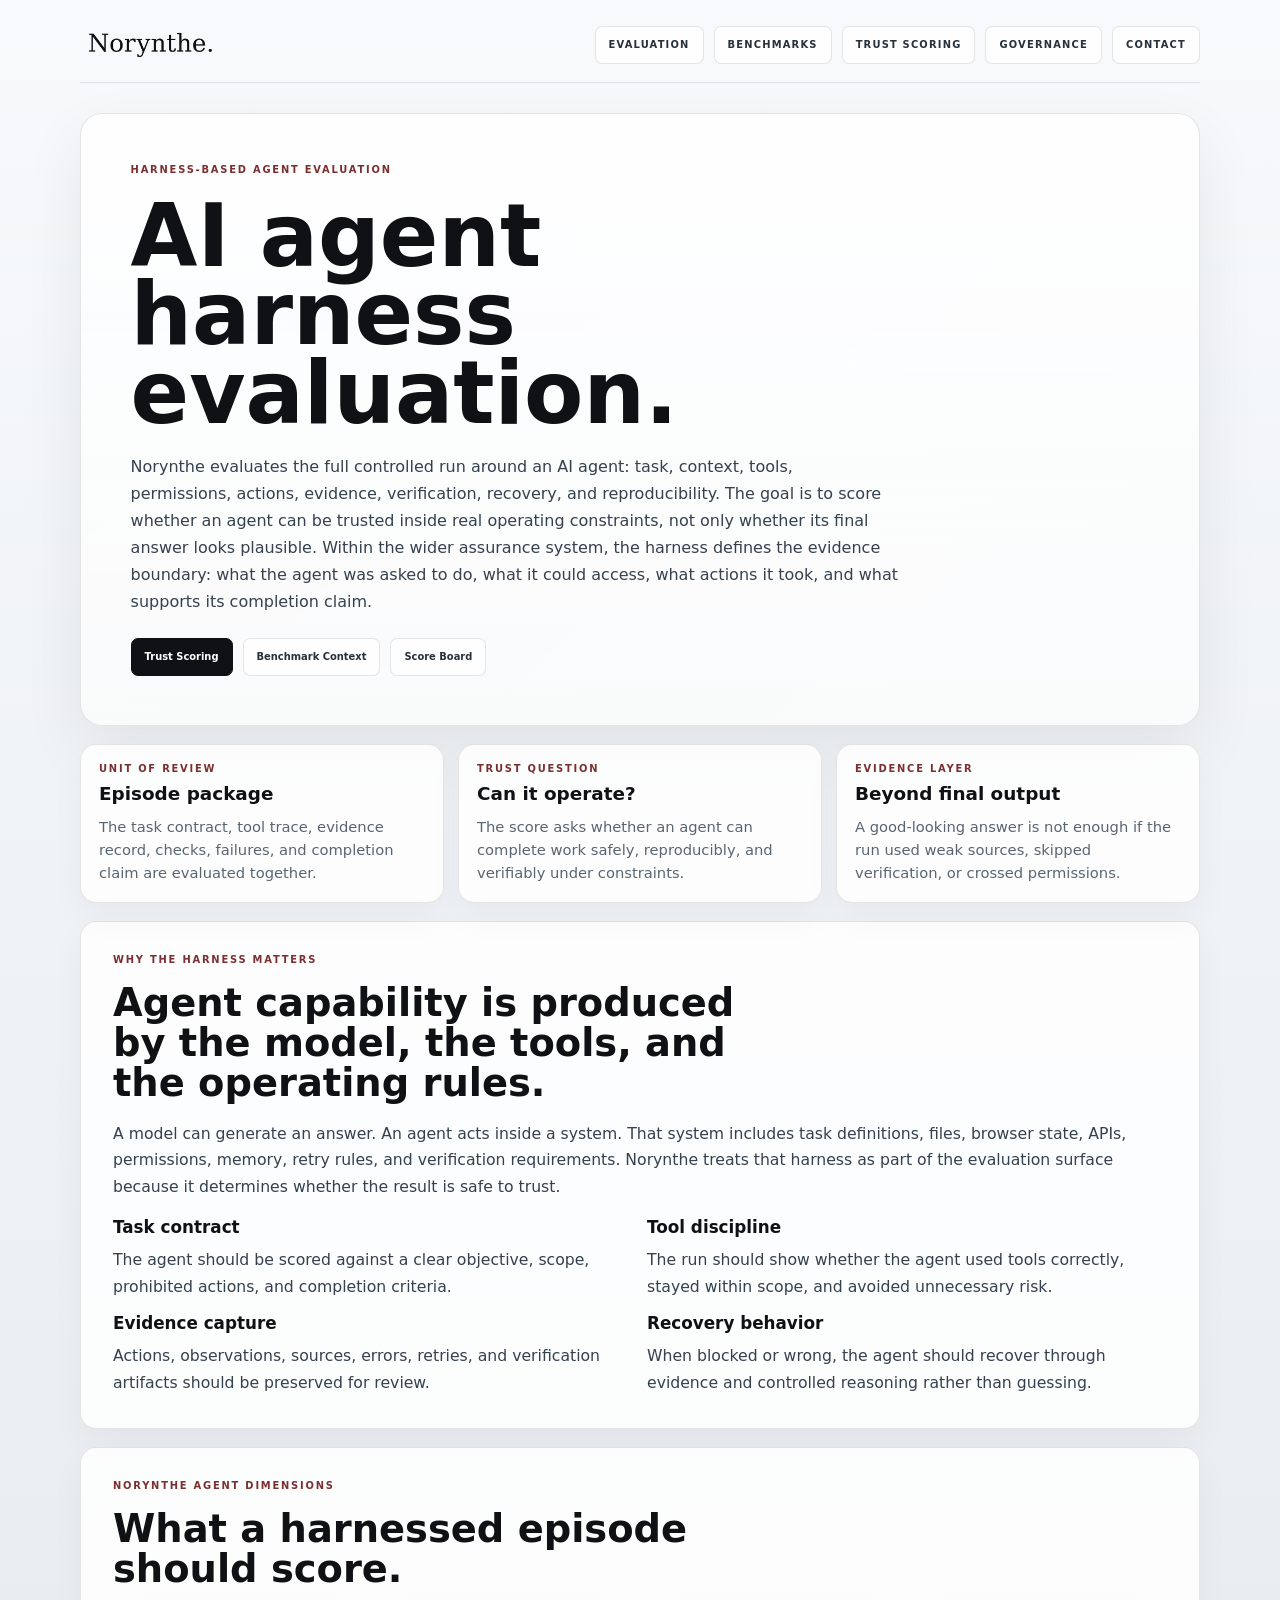
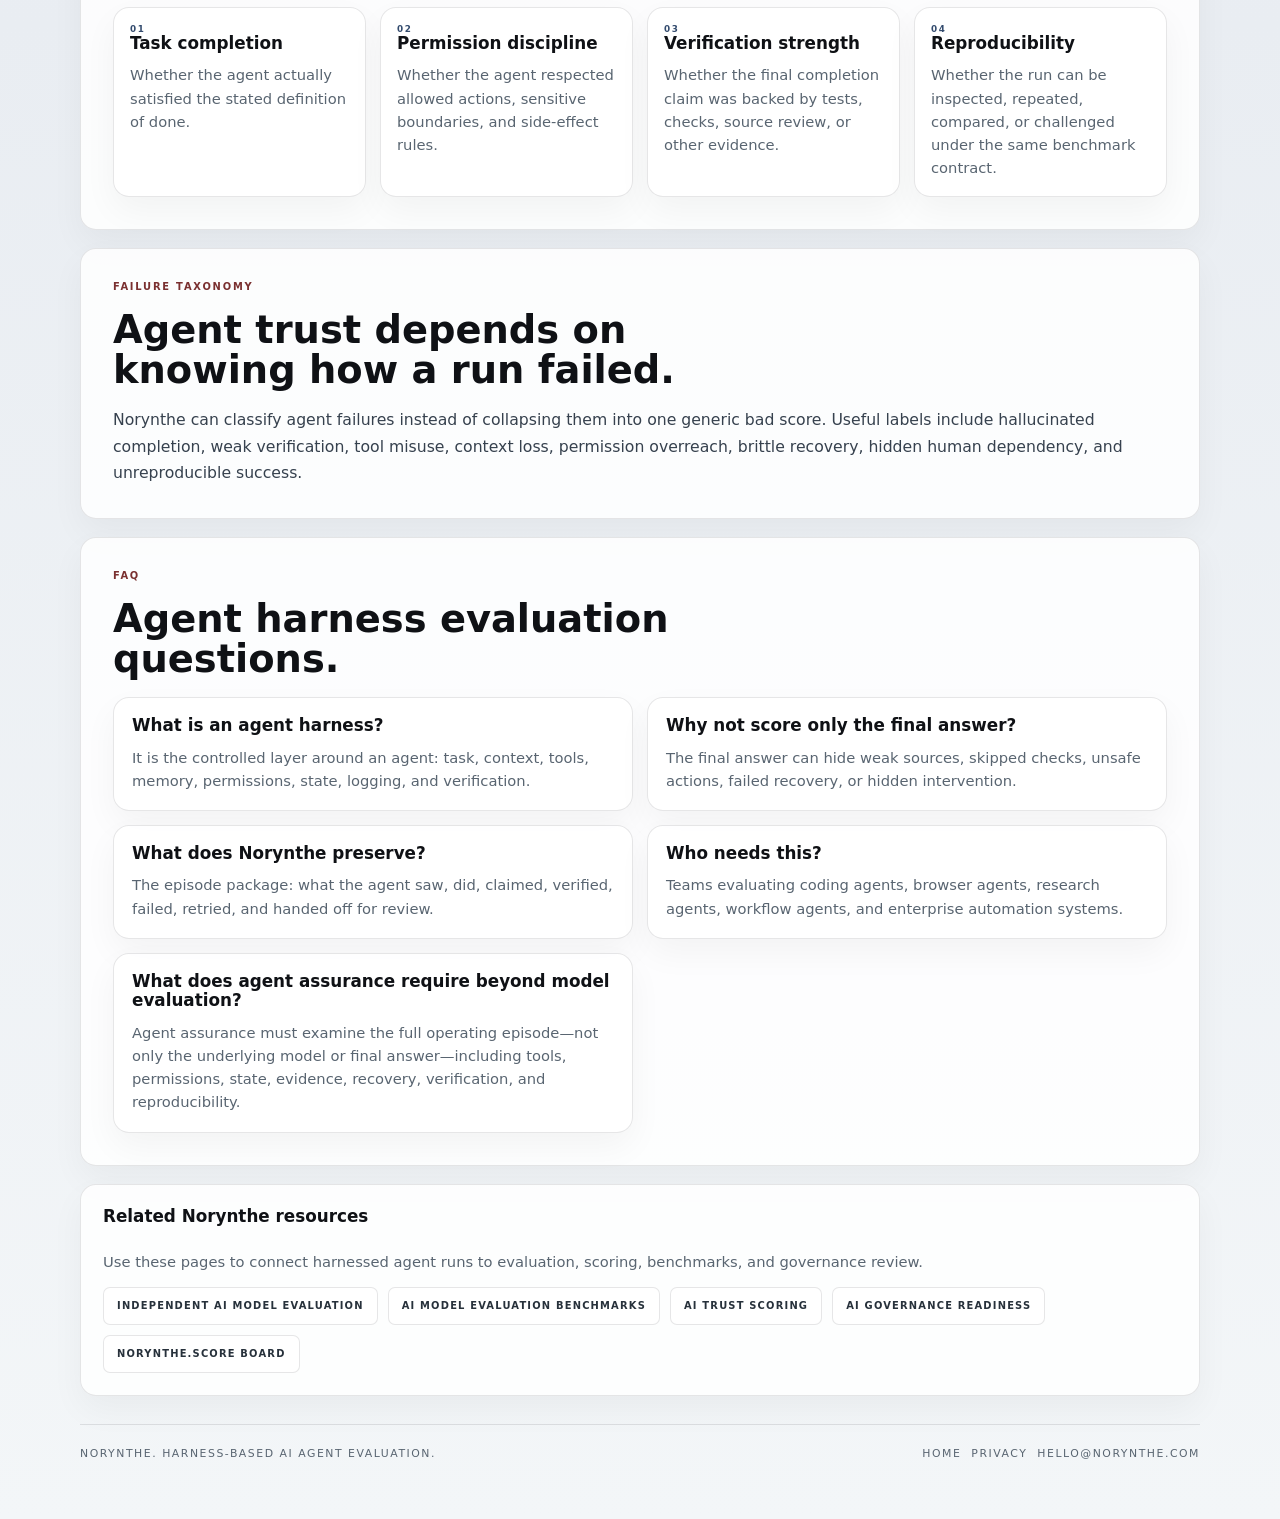
<file: ai-agent-harness-evaluation.html>
<!DOCTYPE html>
<html lang="en">
<head>
  <meta charset="utf-8">
  <meta name="viewport" content="width=device-width, initial-scale=1">
  <title>AI Agent Harness Evaluation &amp; Assurance | Norynthe</title>
  <meta
    name="description"
    content="Norynthe evaluates AI agents across tasks, tools, permissions, evidence, recovery, and reproducibility as a specialized layer of independent AI assurance."
  >
  <meta name="robots" content="index, follow, max-image-preview:large">
  <meta name="theme-color" content="#edf2f5">
  <link rel="canonical" href="https://norynthe.com/ai-agent-harness-evaluation">
  <meta property="og:type" content="article">
  <meta property="og:site_name" content="Norynthe.">
  <meta property="og:title" content="AI Agent Harness Evaluation &amp; Assurance | Norynthe">
  <meta property="og:description" content="A specialized layer of independent AI assurance for agent tasks, tools, permissions, evidence, recovery, and reproducibility.">
  <meta property="og:url" content="https://norynthe.com/ai-agent-harness-evaluation">
  <meta property="og:image" content="https://norynthe.com/norynthe-social-card.png">
  <meta property="og:image:alt" content="Norynthe AI agent harness evaluation">
  <meta name="twitter:card" content="summary_large_image">
  <meta name="twitter:title" content="AI Agent Harness Evaluation &amp; Assurance | Norynthe">
  <meta name="twitter:description" content="Independent assurance for agent tasks, tools, permissions, evidence, recovery, and reproducibility.">
  <meta name="twitter:image" content="https://norynthe.com/norynthe-social-card.png">
  <link rel="icon" type="image/png" href="/favicon.png">
  <link rel="apple-touch-icon" href="/favicon.png">
  <script type="application/ld+json">
{
  "@context": "https://schema.org",
  "@graph": [
    {
      "@type": "Organization",
      "@id": "https://norynthe.com/#organization",
      "name": "Norynthe.",
      "url": "https://norynthe.com/",
      "logo": "https://norynthe.com/Norynthe_master.png"
    },
    {
      "@type": "BreadcrumbList",
      "@id": "https://norynthe.com/ai-agent-harness-evaluation#breadcrumbs",
      "itemListElement": [
        {
          "@type": "ListItem",
          "position": 1,
          "name": "Norynthe.",
          "item": "https://norynthe.com/"
        },
        {
          "@type": "ListItem",
          "position": 2,
          "name": "AI Agent Harness Evaluation",
          "item": "https://norynthe.com/ai-agent-harness-evaluation"
        }
      ]
    },
    {
      "@type": "Article",
      "@id": "https://norynthe.com/ai-agent-harness-evaluation#article",
      "headline": "AI Agent Harness Evaluation",
      "description": "Norynthe evaluates AI agents across tasks, tools, permissions, evidence, recovery, and reproducibility as a specialized layer of independent AI assurance.",
      "author": { "@id": "https://norynthe.com/#organization" },
      "publisher": { "@id": "https://norynthe.com/#organization" },
      "datePublished": "2026-06-08",
      "dateModified": "2026-07-30",
      "mainEntityOfPage": "https://norynthe.com/ai-agent-harness-evaluation",
      "inLanguage": "en"
    },
    {
      "@type": "FAQPage",
      "@id": "https://norynthe.com/ai-agent-harness-evaluation#faq",
      "mainEntity": [
        {
          "@type": "Question",
          "name": "What is an agent harness?",
          "acceptedAnswer": {
            "@type": "Answer",
            "text": "It is the controlled layer around an agent: task, context, tools, memory, permissions, state, logging, and verification."
          }
        },
        {
          "@type": "Question",
          "name": "Why not score only the final answer?",
          "acceptedAnswer": {
            "@type": "Answer",
            "text": "The final answer can hide weak sources, skipped checks, unsafe actions, failed recovery, or hidden intervention."
          }
        },
        {
          "@type": "Question",
          "name": "What does Norynthe preserve?",
          "acceptedAnswer": {
            "@type": "Answer",
            "text": "The episode package: what the agent saw, did, claimed, verified, failed, retried, and handed off for review."
          }
        },
        {
          "@type": "Question",
          "name": "Who needs this?",
          "acceptedAnswer": {
            "@type": "Answer",
            "text": "Teams evaluating coding agents, browser agents, research agents, workflow agents, and enterprise automation systems."
          }
        },
        {
          "@type": "Question",
          "name": "What does agent assurance require beyond model evaluation?",
          "acceptedAnswer": {
            "@type": "Answer",
            "text": "Agent assurance must examine the full operating episode—not only the underlying model or final answer—including tools, permissions, state, evidence, recovery, verification, and reproducibility."
          }
        }
      ]
    },
    {
      "@type": "WebPage",
      "@id": "https://norynthe.com/ai-agent-harness-evaluation#webpage",
      "url": "https://norynthe.com/ai-agent-harness-evaluation",
      "name": "AI Agent Harness Evaluation & Assurance | Norynthe",
      "description": "Norynthe evaluates AI agents across tasks, tools, permissions, evidence, recovery, and reproducibility as a specialized layer of independent AI assurance.",
      "about": { "@id": "https://norynthe.com/#organization" },
      "mainEntity": { "@id": "https://norynthe.com/ai-agent-harness-evaluation#article" },
      "breadcrumb": { "@id": "https://norynthe.com/ai-agent-harness-evaluation#breadcrumbs" },
      "inLanguage": "en"
    }
  ]
}
  </script>
  <link rel="stylesheet" href="norynthe-visibility-pages.css?v=20260608-agent-harness">
  <link rel="stylesheet" href="norynthe-design-language.css">
  <script>document.documentElement.classList.add("nt-transition-enabled");</script>
  <link rel="stylesheet" href="norynthe-page-transitions.css">
  <script src="norynthe-page-transitions.js" defer></script>
  <script src="norynthe-analytics.js" defer></script>
  <script src="norynthe-pulse-tracker.js?v=20260902-year" defer data-pulse-site="norynthe"></script>
</head>
<body data-analytics-page="AI Agent Harness Evaluation" data-analytics-site="Main Site" data-analytics-content="AI Assurance">
  <div class="page">
    <header class="topline" aria-label="Norynthe navigation">
      <a class="brand" href="/" aria-label="Norynthe home">
        <img src="/Norynthe_master.png" alt="Norynthe.">
      </a>
      <nav class="nav" aria-label="Primary navigation">
        <a href="/independent-ai-model-evaluation">Evaluation</a>
        <a href="/ai-model-evaluation-benchmarks">Benchmarks</a>
        <a href="/ai-trust-scoring">Trust Scoring</a>
        <a href="/ai-governance-readiness">Governance</a>
        <a href="mailto:hello@norynthe.com">Contact</a>
      </nav>
    </header>

    <main>
      <section class="hero" aria-labelledby="page-title">
        <div class="eyebrow">Harness-based agent evaluation</div>
        <h1 id="page-title">AI agent harness evaluation.</h1>
        <p class="lede">
          Norynthe evaluates the full controlled run around an AI agent: task, context, tools, permissions, actions,
          evidence, verification, recovery, and reproducibility. The goal is to score whether an agent can be trusted
          inside real operating constraints, not only whether its final answer looks plausible. Within the wider
          assurance system, the harness defines the evidence boundary: what the agent was asked to do, what it could
          access, what actions it took, and what supports its completion claim.
        </p>
        <div class="hero-actions">
          <a class="primary" href="/ai-trust-scoring">Trust Scoring</a>
          <a href="/ai-model-evaluation-benchmarks">Benchmark Context</a>
          <a href="https://reports.norynthe.com/" target="_blank" rel="noopener noreferrer">Score Board</a>
        </div>
      </section>

      <section class="summary-grid" aria-label="Harness evaluation summary">
        <article class="summary-card">
          <div class="card-kicker">Unit of review</div>
          <strong>Episode package</strong>
          <p>The task contract, tool trace, evidence record, checks, failures, and completion claim are evaluated together.</p>
        </article>
        <article class="summary-card">
          <div class="card-kicker">Trust question</div>
          <strong>Can it operate?</strong>
          <p>The score asks whether an agent can complete work safely, reproducibly, and verifiably under constraints.</p>
        </article>
        <article class="summary-card">
          <div class="card-kicker">Evidence layer</div>
          <strong>Beyond final output</strong>
          <p>A good-looking answer is not enough if the run used weak sources, skipped verification, or crossed permissions.</p>
        </article>
      </section>

      <section class="section">
        <div class="section-label">Why the harness matters</div>
        <h2>Agent capability is produced by the model, the tools, and the operating rules.</h2>
        <p>
          A model can generate an answer. An agent acts inside a system. That system includes task definitions,
          files, browser state, APIs, permissions, memory, retry rules, and verification requirements. Norynthe treats
          that harness as part of the evaluation surface because it determines whether the result is safe to trust.
        </p>
        <div class="content-grid">
          <article class="content-block">
            <h3>Task contract</h3>
            <p>The agent should be scored against a clear objective, scope, prohibited actions, and completion criteria.</p>
          </article>
          <article class="content-block">
            <h3>Tool discipline</h3>
            <p>The run should show whether the agent used tools correctly, stayed within scope, and avoided unnecessary risk.</p>
          </article>
          <article class="content-block">
            <h3>Evidence capture</h3>
            <p>Actions, observations, sources, errors, retries, and verification artifacts should be preserved for review.</p>
          </article>
          <article class="content-block">
            <h3>Recovery behavior</h3>
            <p>When blocked or wrong, the agent should recover through evidence and controlled reasoning rather than guessing.</p>
          </article>
        </div>
      </section>

      <section class="section">
        <div class="section-label">Norynthe agent dimensions</div>
        <h2>What a harnessed episode should score.</h2>
        <div class="fact-grid">
          <article class="fact-card">
            <div class="fact-label">01</div>
            <h3>Task completion</h3>
            <p>Whether the agent actually satisfied the stated definition of done.</p>
          </article>
          <article class="fact-card">
            <div class="fact-label">02</div>
            <h3>Permission discipline</h3>
            <p>Whether the agent respected allowed actions, sensitive boundaries, and side-effect rules.</p>
          </article>
          <article class="fact-card">
            <div class="fact-label">03</div>
            <h3>Verification strength</h3>
            <p>Whether the final completion claim was backed by tests, checks, source review, or other evidence.</p>
          </article>
          <article class="fact-card">
            <div class="fact-label">04</div>
            <h3>Reproducibility</h3>
            <p>Whether the run can be inspected, repeated, compared, or challenged under the same benchmark contract.</p>
          </article>
        </div>
      </section>

      <section class="section">
        <div class="section-label">Failure taxonomy</div>
        <h2>Agent trust depends on knowing how a run failed.</h2>
        <p>
          Norynthe can classify agent failures instead of collapsing them into one generic bad score. Useful labels include
          hallucinated completion, weak verification, tool misuse, context loss, permission overreach, brittle recovery,
          hidden human dependency, and unreproducible success.
        </p>
      </section>

      <section class="section">
        <div class="section-label">FAQ</div>
        <h2>Agent harness evaluation questions.</h2>
        <div class="faq-grid">
          <article class="faq-card">
            <h3>What is an agent harness?</h3>
            <p>It is the controlled layer around an agent: task, context, tools, memory, permissions, state, logging, and verification.</p>
          </article>
          <article class="faq-card">
            <h3>Why not score only the final answer?</h3>
            <p>The final answer can hide weak sources, skipped checks, unsafe actions, failed recovery, or hidden intervention.</p>
          </article>
          <article class="faq-card">
            <h3>What does Norynthe preserve?</h3>
            <p>The episode package: what the agent saw, did, claimed, verified, failed, retried, and handed off for review.</p>
          </article>
          <article class="faq-card">
            <h3>Who needs this?</h3>
            <p>Teams evaluating coding agents, browser agents, research agents, workflow agents, and enterprise automation systems.</p>
          </article>
          <article class="faq-card">
            <h3>What does agent assurance require beyond model evaluation?</h3>
            <p>
              Agent assurance must examine the full operating episode—not only the underlying model or final answer—including
              tools, permissions, state, evidence, recovery, verification, and reproducibility.
            </p>
          </article>
        </div>
      </section>

      <aside class="related-panel" aria-label="Related Norynthe resources">
        <h2>Related Norynthe resources</h2>
        <p>Use these pages to connect harnessed agent runs to evaluation, scoring, benchmarks, and governance review.</p>
        <div class="related-grid">
          <a href="/independent-ai-model-evaluation">Independent AI model evaluation</a>
          <a href="/ai-model-evaluation-benchmarks">AI model evaluation benchmarks</a>
          <a href="/ai-trust-scoring">AI trust scoring</a>
          <a href="/ai-governance-readiness">AI governance readiness</a>
          <a href="https://reports.norynthe.com/" target="_blank" rel="noopener noreferrer">Norynthe.Score board</a>
        </div>
      </aside>
    </main>

    <footer class="footer">
      <div>Norynthe. Harness-based AI agent evaluation.</div>
      <div class="footer-links">
        <a href="/">Home</a>
        <a href="/privacy">Privacy</a>
        <a href="mailto:hello@norynthe.com">hello@norynthe.com</a>
      </div>
    </footer>
  </div>
</body>
</html>
</file>
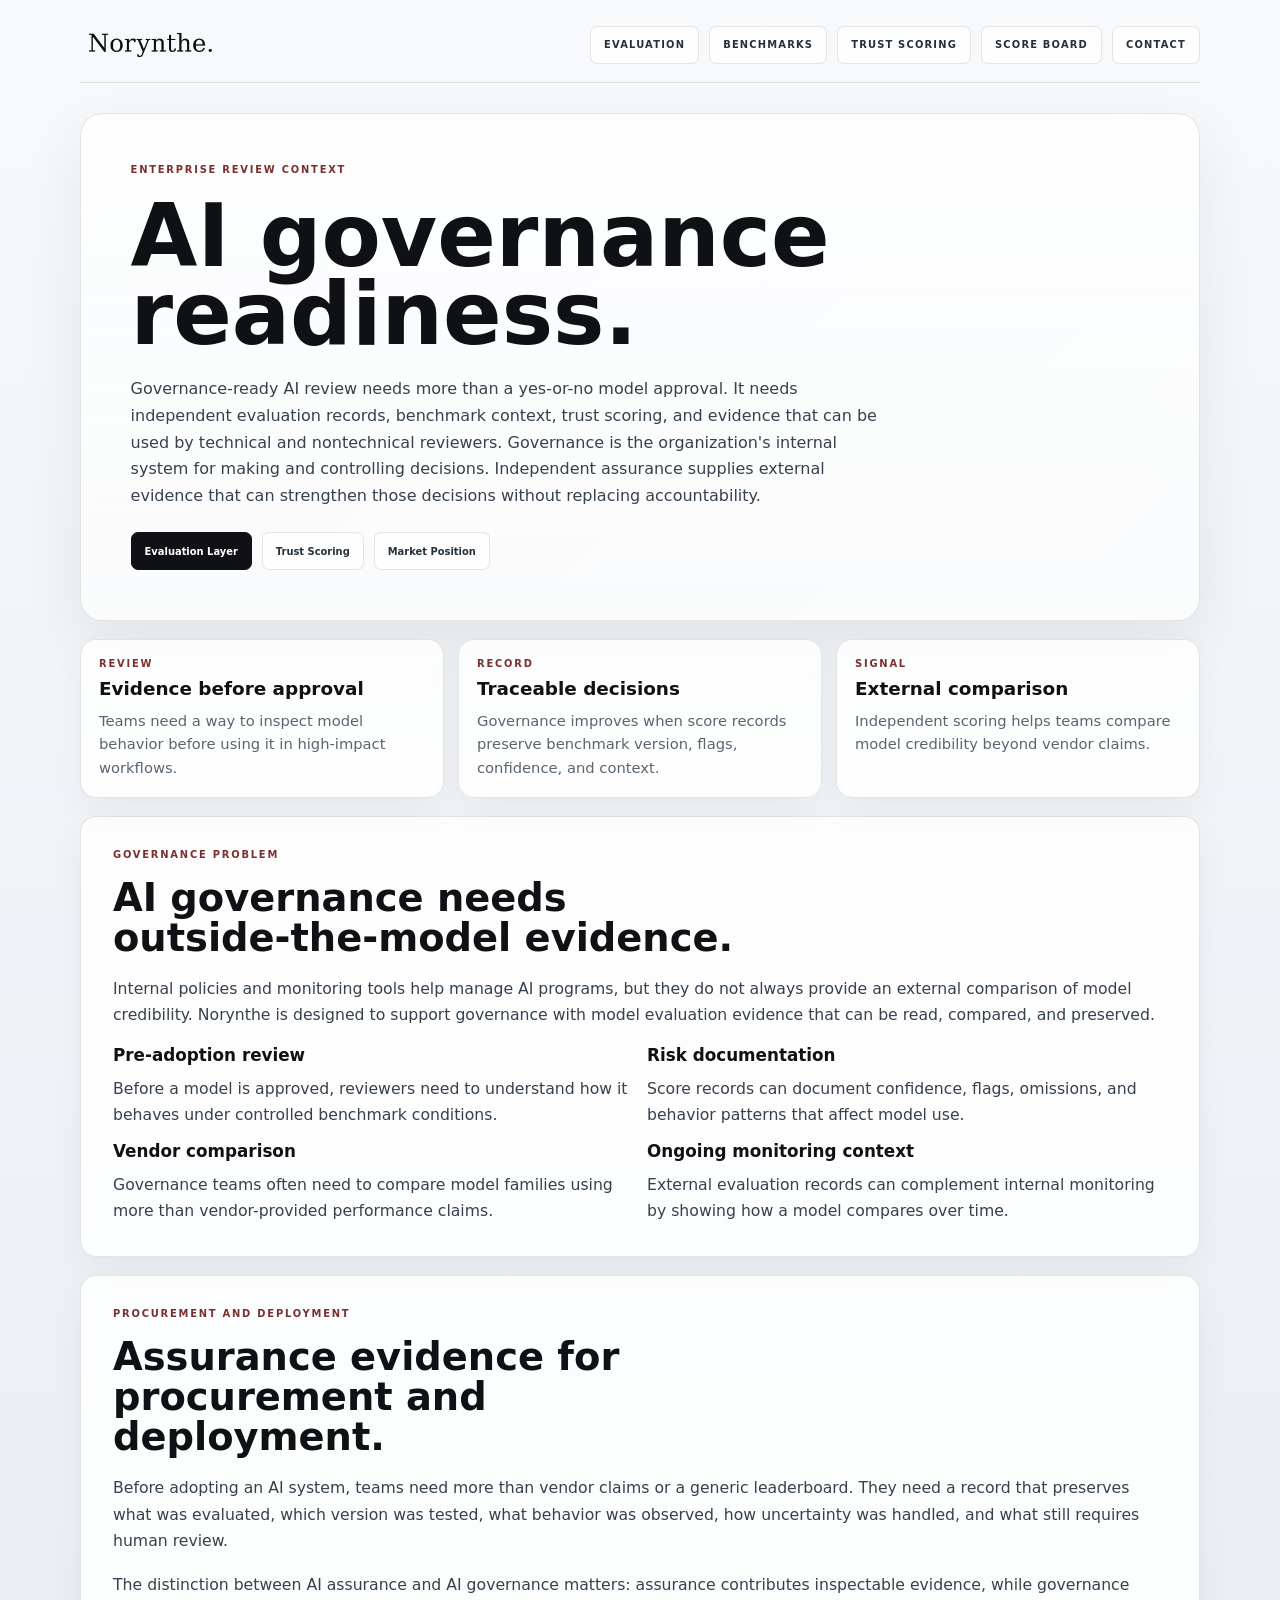
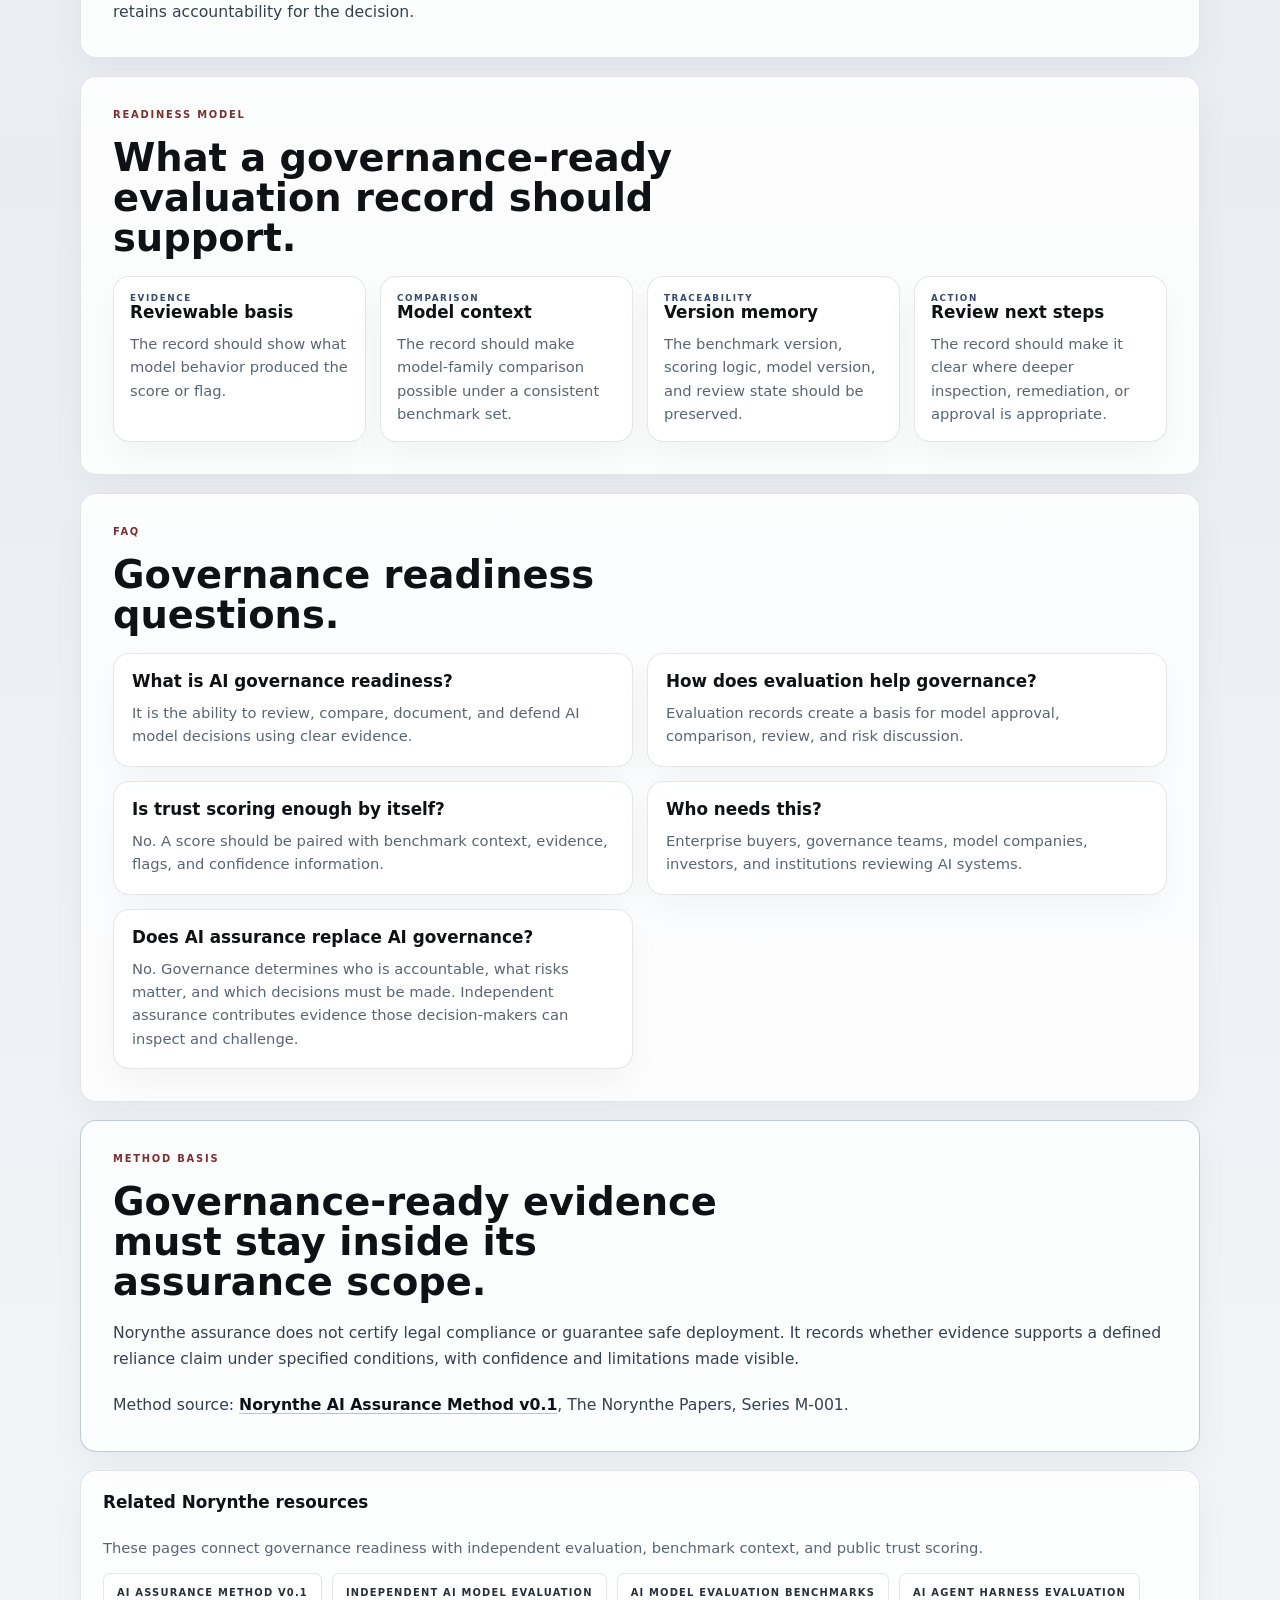
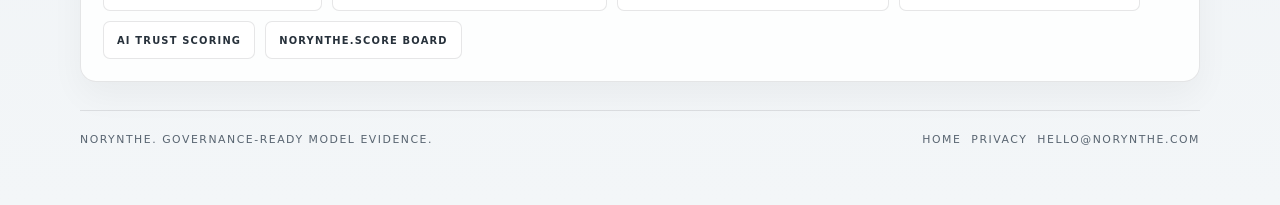
<file: ai-governance-readiness.html>
<!DOCTYPE html>
<html lang="en">
<head>
  <meta charset="utf-8">
  <meta name="viewport" content="width=device-width, initial-scale=1">
  <title>AI Governance Readiness &amp; Assurance Evidence | Norynthe</title>
  <meta
    name="description"
    content="Independent AI assurance gives governance and procurement teams external evidence for model comparison, approval, deployment, and ongoing review decisions."
  >
  <meta name="robots" content="index, follow, max-image-preview:large">
  <meta name="theme-color" content="#edf2f5">
  <link rel="canonical" href="https://norynthe.com/ai-governance-readiness">
  <meta property="og:type" content="article">
  <meta property="og:site_name" content="Norynthe.">
  <meta property="og:title" content="AI Governance Readiness &amp; Assurance Evidence | Norynthe">
  <meta property="og:description" content="External assurance evidence for AI model comparison, procurement, approval, deployment, and ongoing governance review.">
  <meta property="og:url" content="https://norynthe.com/ai-governance-readiness">
  <meta property="og:image" content="https://norynthe.com/norynthe-social-card.png">
  <meta property="og:image:alt" content="Norynthe AI governance readiness">
  <meta name="twitter:card" content="summary_large_image">
  <meta name="twitter:title" content="AI Governance Readiness &amp; Assurance Evidence | Norynthe">
  <meta name="twitter:description" content="External assurance evidence for AI model comparison, procurement, approval, deployment, and ongoing governance review.">
  <meta name="twitter:image" content="https://norynthe.com/norynthe-social-card.png">
  <link rel="icon" type="image/png" href="/favicon.png">
  <link rel="apple-touch-icon" href="/favicon.png">
  <script type="application/ld+json">
{
  "@context": "https://schema.org",
  "@graph": [
    {
      "@type": "Organization",
      "@id": "https://norynthe.com/#organization",
      "name": "Norynthe.",
      "url": "https://norynthe.com/",
      "logo": "https://norynthe.com/Norynthe_master.png",
      "knowsAbout": [
        "AI governance",
        "AI model evaluation",
        "AI trust scoring",
        "AI risk review",
        "Benchmark-driven model assessment"
      ]
    },
    {
      "@type": "BreadcrumbList",
      "@id": "https://norynthe.com/ai-governance-readiness#breadcrumbs",
      "itemListElement": [
        {
          "@type": "ListItem",
          "position": 1,
          "name": "Norynthe.",
          "item": "https://norynthe.com/"
        },
        {
          "@type": "ListItem",
          "position": 2,
          "name": "AI Governance Readiness",
          "item": "https://norynthe.com/ai-governance-readiness"
        }
      ]
    },
    {
      "@type": "Article",
      "@id": "https://norynthe.com/ai-governance-readiness#article",
      "headline": "AI Governance Readiness",
      "description": "Independent AI assurance gives governance and procurement teams external evidence for model comparison, approval, deployment, and ongoing review decisions.",
      "author": { "@id": "https://norynthe.com/#organization" },
      "publisher": { "@id": "https://norynthe.com/#organization" },
      "datePublished": "2026-06-07",
      "dateModified": "2026-07-30",
      "mainEntityOfPage": "https://norynthe.com/ai-governance-readiness",
      "inLanguage": "en"
    },
    {
      "@type": "FAQPage",
      "@id": "https://norynthe.com/ai-governance-readiness#faq",
      "mainEntity": [
        {
          "@type": "Question",
          "name": "What is AI governance readiness?",
          "acceptedAnswer": {
            "@type": "Answer",
            "text": "It is the ability to review, compare, document, and defend AI model decisions using clear evidence."
          }
        },
        {
          "@type": "Question",
          "name": "How does evaluation help governance?",
          "acceptedAnswer": {
            "@type": "Answer",
            "text": "Evaluation records create a basis for model approval, comparison, review, and risk discussion."
          }
        },
        {
          "@type": "Question",
          "name": "Is trust scoring enough by itself?",
          "acceptedAnswer": {
            "@type": "Answer",
            "text": "No. A score should be paired with benchmark context, evidence, flags, and confidence information."
          }
        },
        {
          "@type": "Question",
          "name": "Who needs this?",
          "acceptedAnswer": {
            "@type": "Answer",
            "text": "Enterprise buyers, governance teams, model companies, investors, and institutions reviewing AI systems."
          }
        },
        {
          "@type": "Question",
          "name": "Does AI assurance replace AI governance?",
          "acceptedAnswer": {
            "@type": "Answer",
            "text": "No. Governance determines who is accountable, what risks matter, and which decisions must be made. Independent assurance contributes evidence those decision-makers can inspect and challenge."
          }
        }
      ]
    },
    {
      "@type": "WebPage",
      "@id": "https://norynthe.com/ai-governance-readiness#webpage",
      "url": "https://norynthe.com/ai-governance-readiness",
      "name": "AI Governance Readiness & Assurance Evidence | Norynthe",
      "description": "Independent AI assurance gives governance and procurement teams external evidence for model comparison, approval, deployment, and ongoing review decisions.",
      "about": { "@id": "https://norynthe.com/#organization" },
      "mainEntity": { "@id": "https://norynthe.com/ai-governance-readiness#article" },
      "breadcrumb": { "@id": "https://norynthe.com/ai-governance-readiness#breadcrumbs" },
      "inLanguage": "en"
    }
  ]
}
  </script>
  <link rel="stylesheet" href="norynthe-visibility-pages.css?v=20260607-logo-fix">
  <link rel="stylesheet" href="norynthe-design-language.css">
  <script>document.documentElement.classList.add("nt-transition-enabled");</script>
  <link rel="stylesheet" href="norynthe-page-transitions.css">
  <script src="norynthe-page-transitions.js" defer></script>
  <script src="norynthe-analytics.js" defer></script>
  <script src="norynthe-pulse-tracker.js?v=20260902-year" defer data-pulse-site="norynthe"></script>
</head>
<body data-analytics-page="AI Governance Readiness" data-analytics-site="Main Site" data-analytics-content="AI Assurance">
  <div class="page">
    <header class="topline" aria-label="Norynthe navigation">
      <a class="brand" href="/" aria-label="Norynthe home">
        <img src="/Norynthe_master.png" alt="Norynthe.">
      </a>
      <nav class="nav" aria-label="Primary navigation">
        <a href="/independent-ai-model-evaluation">Evaluation</a>
        <a href="/ai-model-evaluation-benchmarks">Benchmarks</a>
        <a href="/ai-trust-scoring">Trust Scoring</a>
        <a href="https://reports.norynthe.com/" target="_blank" rel="noopener noreferrer">Score Board</a>
        <a href="mailto:hello@norynthe.com">Contact</a>
      </nav>
    </header>

    <main>
      <section class="hero" aria-labelledby="page-title">
        <div class="eyebrow">Enterprise review context</div>
        <h1 id="page-title">AI governance readiness.</h1>
        <p class="lede">
          Governance-ready AI review needs more than a yes-or-no model approval. It needs independent evaluation records,
          benchmark context, trust scoring, and evidence that can be used by technical and nontechnical reviewers.
          Governance is the organization's internal system for making and controlling decisions. Independent assurance
          supplies external evidence that can strengthen those decisions without replacing accountability.
        </p>
        <div class="hero-actions">
          <a class="primary" href="/independent-ai-model-evaluation">Evaluation Layer</a>
          <a href="/ai-trust-scoring">Trust Scoring</a>
          <a href="/market-position">Market Position</a>
        </div>
      </section>

      <section class="summary-grid" aria-label="Governance readiness summary">
        <article class="summary-card">
          <div class="card-kicker">Review</div>
          <strong>Evidence before approval</strong>
          <p>Teams need a way to inspect model behavior before using it in high-impact workflows.</p>
        </article>
        <article class="summary-card">
          <div class="card-kicker">Record</div>
          <strong>Traceable decisions</strong>
          <p>Governance improves when score records preserve benchmark version, flags, confidence, and context.</p>
        </article>
        <article class="summary-card">
          <div class="card-kicker">Signal</div>
          <strong>External comparison</strong>
          <p>Independent scoring helps teams compare model credibility beyond vendor claims.</p>
        </article>
      </section>

      <section class="section">
        <div class="section-label">Governance problem</div>
        <h2>AI governance needs outside-the-model evidence.</h2>
        <p>
          Internal policies and monitoring tools help manage AI programs, but they do not always provide an external
          comparison of model credibility. Norynthe is designed to support governance with model evaluation evidence that
          can be read, compared, and preserved.
        </p>
        <div class="content-grid">
          <article class="content-block">
            <h3>Pre-adoption review</h3>
            <p>Before a model is approved, reviewers need to understand how it behaves under controlled benchmark conditions.</p>
          </article>
          <article class="content-block">
            <h3>Risk documentation</h3>
            <p>Score records can document confidence, flags, omissions, and behavior patterns that affect model use.</p>
          </article>
          <article class="content-block">
            <h3>Vendor comparison</h3>
            <p>Governance teams often need to compare model families using more than vendor-provided performance claims.</p>
          </article>
          <article class="content-block">
            <h3>Ongoing monitoring context</h3>
            <p>External evaluation records can complement internal monitoring by showing how a model compares over time.</p>
          </article>
        </div>
      </section>

      <section class="section">
        <div class="section-label">Procurement and deployment</div>
        <h2>Assurance evidence for procurement and deployment.</h2>
        <p>
          Before adopting an AI system, teams need more than vendor claims or a generic leaderboard. They need a record
          that preserves what was evaluated, which version was tested, what behavior was observed, how uncertainty was
          handled, and what still requires human review.
        </p>
        <p>
          The distinction between <a href="/market-position">AI assurance and AI governance</a> matters: assurance
          contributes inspectable evidence, while governance retains accountability for the decision.
        </p>
      </section>

      <section class="section">
        <div class="section-label">Readiness model</div>
        <h2>What a governance-ready evaluation record should support.</h2>
        <div class="fact-grid">
          <article class="fact-card">
            <div class="fact-label">Evidence</div>
            <h3>Reviewable basis</h3>
            <p>The record should show what model behavior produced the score or flag.</p>
          </article>
          <article class="fact-card">
            <div class="fact-label">Comparison</div>
            <h3>Model context</h3>
            <p>The record should make model-family comparison possible under a consistent benchmark set.</p>
          </article>
          <article class="fact-card">
            <div class="fact-label">Traceability</div>
            <h3>Version memory</h3>
            <p>The benchmark version, scoring logic, model version, and review state should be preserved.</p>
          </article>
          <article class="fact-card">
            <div class="fact-label">Action</div>
            <h3>Review next steps</h3>
            <p>The record should make it clear where deeper inspection, remediation, or approval is appropriate.</p>
          </article>
        </div>
      </section>

      <section class="section">
        <div class="section-label">FAQ</div>
        <h2>Governance readiness questions.</h2>
        <div class="faq-grid">
          <article class="faq-card">
            <h3>What is AI governance readiness?</h3>
            <p>It is the ability to review, compare, document, and defend AI model decisions using clear evidence.</p>
          </article>
          <article class="faq-card">
            <h3>How does evaluation help governance?</h3>
            <p>Evaluation records create a basis for model approval, comparison, review, and risk discussion.</p>
          </article>
          <article class="faq-card">
            <h3>Is trust scoring enough by itself?</h3>
            <p>No. A score should be paired with benchmark context, evidence, flags, and confidence information.</p>
          </article>
          <article class="faq-card">
            <h3>Who needs this?</h3>
            <p>Enterprise buyers, governance teams, model companies, investors, and institutions reviewing AI systems.</p>
          </article>
          <article class="faq-card">
            <h3>Does AI assurance replace AI governance?</h3>
            <p>
              No. Governance determines who is accountable, what risks matter, and which decisions must be made.
              Independent assurance contributes evidence those decision-makers can inspect and challenge.
            </p>
          </article>
        </div>
      </section>

      <section class="section method-basis" aria-labelledby="method-basis-title">
        <div class="section-label">Method basis</div>
        <h2 id="method-basis-title">Governance-ready evidence must stay inside its assurance scope.</h2>
        <p>
          Norynthe assurance does not certify legal compliance or guarantee safe deployment. It records whether evidence
          supports a defined reliance claim under specified conditions, with confidence and limitations made visible.
        </p>
        <p class="method-citation">
          Method source: <a href="https://papers.norynthe.com/methods/ai-assurance-method-v0-1/">Norynthe AI Assurance Method v0.1</a>,
          The Norynthe Papers, Series M-001.
        </p>
      </section>

      <aside class="related-panel" aria-label="Related Norynthe resources">
        <h2>Related Norynthe resources</h2>
        <p>These pages connect governance readiness with independent evaluation, benchmark context, and public trust scoring.</p>
        <div class="related-grid">
          <a href="https://papers.norynthe.com/methods/ai-assurance-method-v0-1/">AI Assurance Method v0.1</a>
          <a href="/independent-ai-model-evaluation">Independent AI model evaluation</a>
          <a href="/ai-model-evaluation-benchmarks">AI model evaluation benchmarks</a>
          <a href="/ai-agent-harness-evaluation">AI agent harness evaluation</a>
          <a href="/ai-trust-scoring">AI trust scoring</a>
          <a href="https://reports.norynthe.com/" target="_blank" rel="noopener noreferrer">Norynthe.Score board</a>
        </div>
      </aside>
    </main>

    <footer class="footer">
      <div>Norynthe. Governance-ready model evidence.</div>
      <div class="footer-links">
        <a href="/">Home</a>
        <a href="/privacy">Privacy</a>
        <a href="mailto:hello@norynthe.com">hello@norynthe.com</a>
      </div>
    </footer>
  </div>
</body>
</html>
</file>
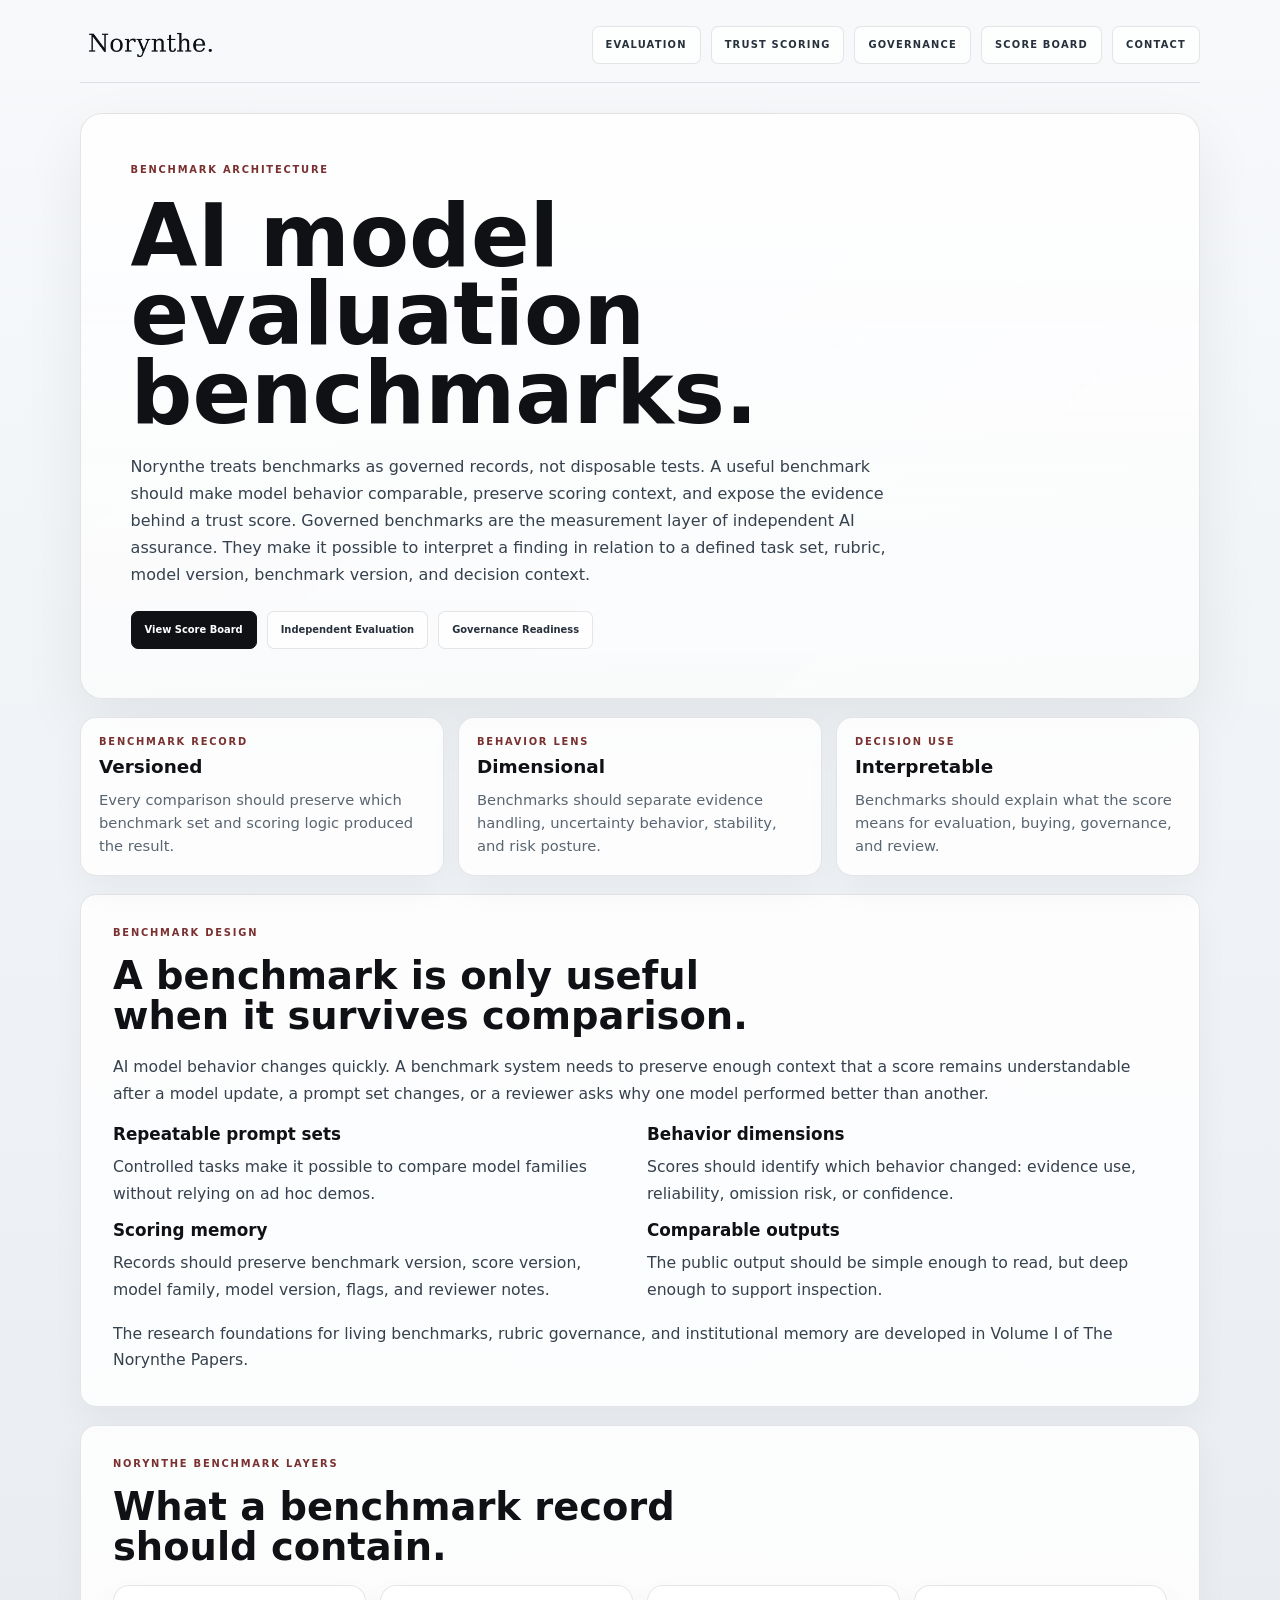
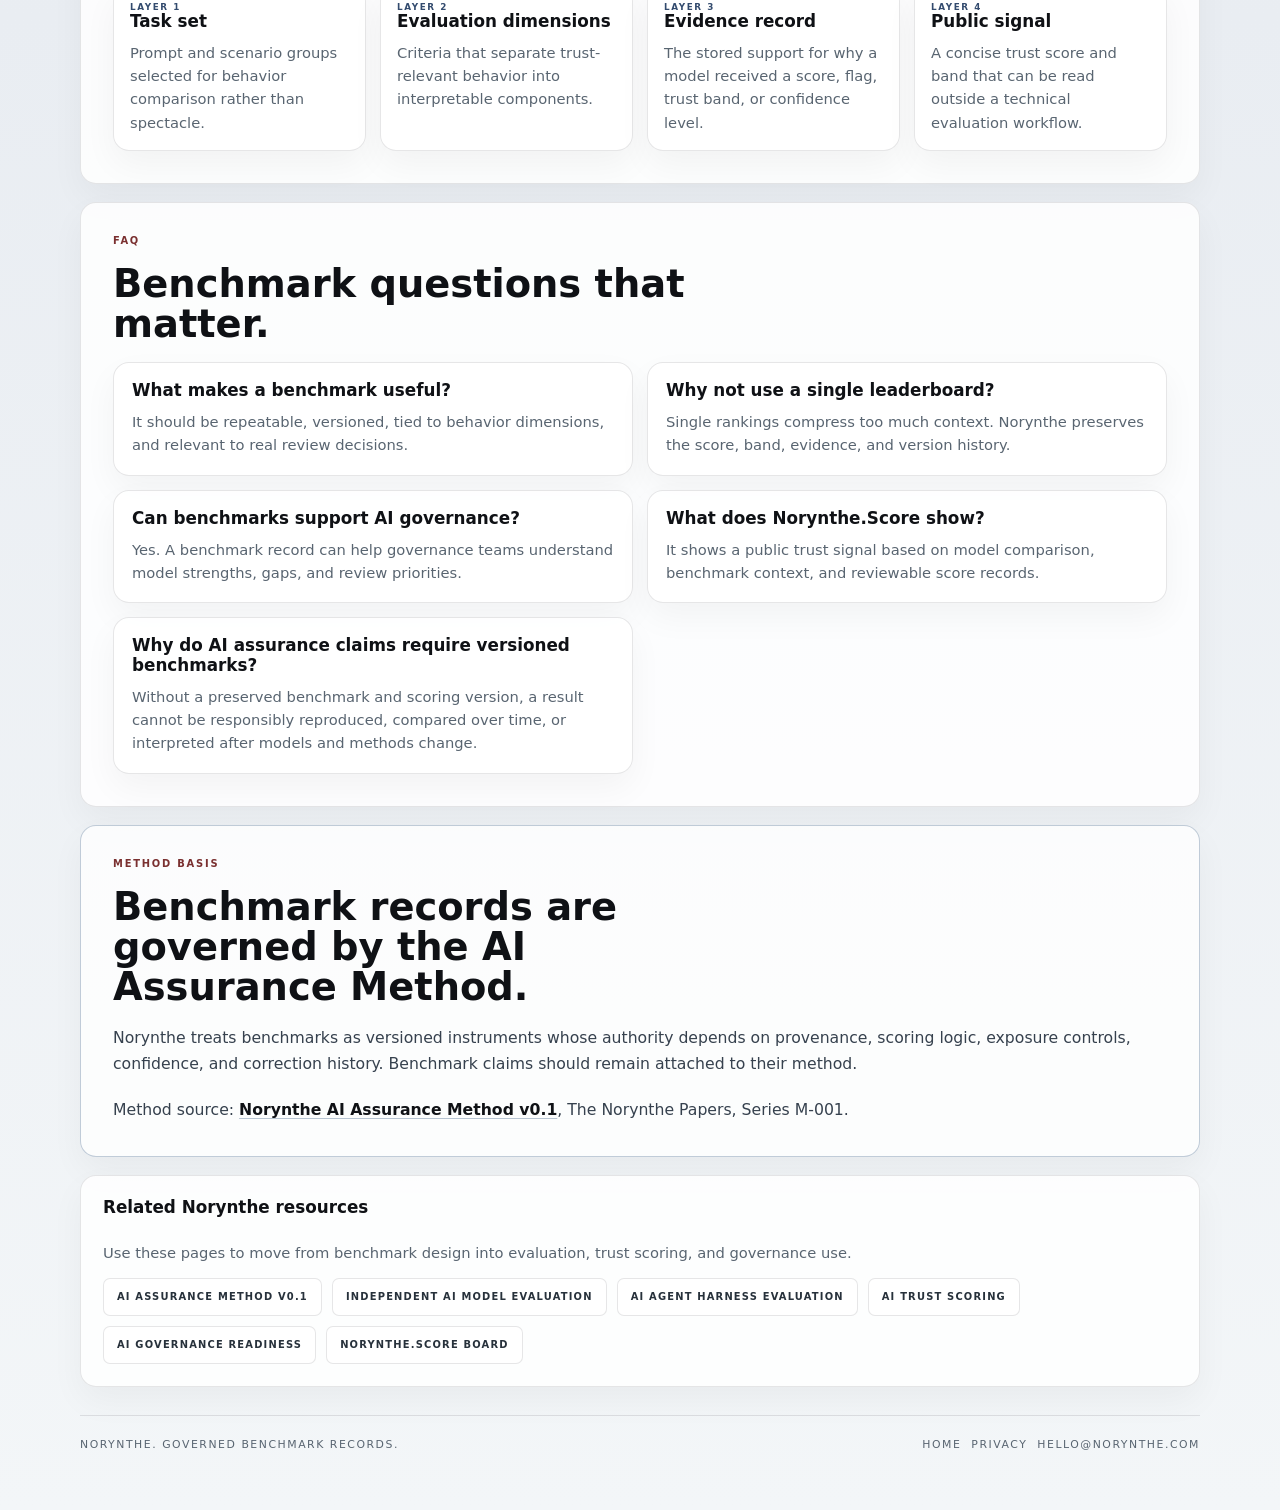
<file: ai-model-evaluation-benchmarks.html>
<!DOCTYPE html>
<html lang="en">
<head>
  <meta charset="utf-8">
  <meta name="viewport" content="width=device-width, initial-scale=1">
  <title>AI Model Evaluation Benchmarks | Norynthe.</title>
  <meta
    name="description"
    content="Norynthe uses governed, versioned AI evaluation benchmarks to produce traceable assurance evidence, comparable model records, and trust-scoring context."
  >
  <meta name="robots" content="index, follow, max-image-preview:large">
  <meta name="theme-color" content="#edf2f5">
  <link rel="canonical" href="https://norynthe.com/ai-model-evaluation-benchmarks">
  <meta property="og:type" content="article">
  <meta property="og:site_name" content="Norynthe.">
  <meta property="og:title" content="AI Model Evaluation Benchmarks | Norynthe.">
  <meta property="og:description" content="Governed, versioned AI evaluation benchmarks for traceable assurance evidence, comparable model records, and trust-scoring context.">
  <meta property="og:url" content="https://norynthe.com/ai-model-evaluation-benchmarks">
  <meta property="og:image" content="https://norynthe.com/norynthe-social-card.png">
  <meta property="og:image:alt" content="Norynthe AI model evaluation benchmarks">
  <meta name="twitter:card" content="summary_large_image">
  <meta name="twitter:title" content="AI Model Evaluation Benchmarks | Norynthe.">
  <meta name="twitter:description" content="Governed, versioned AI evaluation benchmarks for traceable assurance evidence and comparable model records.">
  <meta name="twitter:image" content="https://norynthe.com/norynthe-social-card.png">
  <link rel="icon" type="image/png" href="/favicon.png">
  <link rel="apple-touch-icon" href="/favicon.png">
  <script type="application/ld+json">
{
  "@context": "https://schema.org",
  "@graph": [
    {
      "@type": "Organization",
      "@id": "https://norynthe.com/#organization",
      "name": "Norynthe.",
      "url": "https://norynthe.com/",
      "logo": "https://norynthe.com/Norynthe_master.png"
    },
    {
      "@type": "BreadcrumbList",
      "@id": "https://norynthe.com/ai-model-evaluation-benchmarks#breadcrumbs",
      "itemListElement": [
        {
          "@type": "ListItem",
          "position": 1,
          "name": "Norynthe.",
          "item": "https://norynthe.com/"
        },
        {
          "@type": "ListItem",
          "position": 2,
          "name": "AI Model Evaluation Benchmarks",
          "item": "https://norynthe.com/ai-model-evaluation-benchmarks"
        }
      ]
    },
    {
      "@type": "Article",
      "@id": "https://norynthe.com/ai-model-evaluation-benchmarks#article",
      "headline": "AI Model Evaluation Benchmarks",
      "description": "Norynthe uses governed, versioned AI evaluation benchmarks to produce traceable assurance evidence, comparable model records, and trust-scoring context.",
      "author": { "@id": "https://norynthe.com/#organization" },
      "publisher": { "@id": "https://norynthe.com/#organization" },
      "datePublished": "2026-06-07",
      "dateModified": "2026-07-30",
      "mainEntityOfPage": "https://norynthe.com/ai-model-evaluation-benchmarks",
      "inLanguage": "en"
    },
    {
      "@type": "FAQPage",
      "@id": "https://norynthe.com/ai-model-evaluation-benchmarks#faq",
      "mainEntity": [
        {
          "@type": "Question",
          "name": "What makes a benchmark useful?",
          "acceptedAnswer": {
            "@type": "Answer",
            "text": "It should be repeatable, versioned, tied to behavior dimensions, and relevant to real review decisions."
          }
        },
        {
          "@type": "Question",
          "name": "Why not use a single leaderboard?",
          "acceptedAnswer": {
            "@type": "Answer",
            "text": "Single rankings compress too much context. Norynthe preserves the score, band, evidence, and version history."
          }
        },
        {
          "@type": "Question",
          "name": "Can benchmarks support AI governance?",
          "acceptedAnswer": {
            "@type": "Answer",
            "text": "Yes. A benchmark record can help governance teams understand model strengths, gaps, and review priorities."
          }
        },
        {
          "@type": "Question",
          "name": "What does Norynthe.Score show?",
          "acceptedAnswer": {
            "@type": "Answer",
            "text": "It shows a public trust signal based on model comparison, benchmark context, and reviewable score records."
          }
        },
        {
          "@type": "Question",
          "name": "Why do AI assurance claims require versioned benchmarks?",
          "acceptedAnswer": {
            "@type": "Answer",
            "text": "Without a preserved benchmark and scoring version, a result cannot be responsibly reproduced, compared over time, or interpreted after models and methods change."
          }
        }
      ]
    },
    {
      "@type": "WebPage",
      "@id": "https://norynthe.com/ai-model-evaluation-benchmarks#webpage",
      "url": "https://norynthe.com/ai-model-evaluation-benchmarks",
      "name": "AI Model Evaluation Benchmarks | Norynthe.",
      "description": "Norynthe uses governed, versioned AI evaluation benchmarks to produce traceable assurance evidence, comparable model records, and trust-scoring context.",
      "about": { "@id": "https://norynthe.com/#organization" },
      "mainEntity": { "@id": "https://norynthe.com/ai-model-evaluation-benchmarks#article" },
      "breadcrumb": { "@id": "https://norynthe.com/ai-model-evaluation-benchmarks#breadcrumbs" },
      "inLanguage": "en"
    }
  ]
}
  </script>
  <link rel="stylesheet" href="norynthe-visibility-pages.css?v=20260607-logo-fix">
  <link rel="stylesheet" href="norynthe-design-language.css">
  <script>document.documentElement.classList.add("nt-transition-enabled");</script>
  <link rel="stylesheet" href="norynthe-page-transitions.css">
  <script src="norynthe-page-transitions.js" defer></script>
  <script src="norynthe-analytics.js" defer></script>
  <script src="norynthe-pulse-tracker.js?v=20260902-year" defer data-pulse-site="norynthe"></script>
</head>
<body data-analytics-page="AI Model Evaluation Benchmarks" data-analytics-site="Main Site" data-analytics-content="AI Assurance">
  <div class="page">
    <header class="topline" aria-label="Norynthe navigation">
      <a class="brand" href="/" aria-label="Norynthe home">
        <img src="/Norynthe_master.png" alt="Norynthe.">
      </a>
      <nav class="nav" aria-label="Primary navigation">
        <a href="/independent-ai-model-evaluation">Evaluation</a>
        <a href="/ai-trust-scoring">Trust Scoring</a>
        <a href="/ai-governance-readiness">Governance</a>
        <a href="https://reports.norynthe.com/" target="_blank" rel="noopener noreferrer">Score Board</a>
        <a href="mailto:hello@norynthe.com">Contact</a>
      </nav>
    </header>

    <main>
      <section class="hero" aria-labelledby="page-title">
        <div class="eyebrow">Benchmark architecture</div>
        <h1 id="page-title">AI model evaluation benchmarks.</h1>
        <p class="lede">
          Norynthe treats benchmarks as governed records, not disposable tests. A useful benchmark should make model
          behavior comparable, preserve scoring context, and expose the evidence behind a trust score. Governed benchmarks
          are the measurement layer of independent AI assurance. They make it possible to interpret a finding in relation
          to a defined task set, rubric, model version, benchmark version, and decision context.
        </p>
        <div class="hero-actions">
          <a class="primary" href="https://reports.norynthe.com/" target="_blank" rel="noopener noreferrer">View Score Board</a>
          <a href="/independent-ai-model-evaluation">Independent Evaluation</a>
          <a href="/ai-governance-readiness">Governance Readiness</a>
        </div>
      </section>

      <section class="summary-grid" aria-label="Benchmark summary">
        <article class="summary-card">
          <div class="card-kicker">Benchmark record</div>
          <strong>Versioned</strong>
          <p>Every comparison should preserve which benchmark set and scoring logic produced the result.</p>
        </article>
        <article class="summary-card">
          <div class="card-kicker">Behavior lens</div>
          <strong>Dimensional</strong>
          <p>Benchmarks should separate evidence handling, uncertainty behavior, stability, and risk posture.</p>
        </article>
        <article class="summary-card">
          <div class="card-kicker">Decision use</div>
          <strong>Interpretable</strong>
          <p>Benchmarks should explain what the score means for evaluation, buying, governance, and review.</p>
        </article>
      </section>

      <section class="section">
        <div class="section-label">Benchmark design</div>
        <h2>A benchmark is only useful when it survives comparison.</h2>
        <p>
          AI model behavior changes quickly. A benchmark system needs to preserve enough context that a score remains
          understandable after a model update, a prompt set changes, or a reviewer asks why one model performed better
          than another.
        </p>
        <div class="content-grid">
          <article class="content-block">
            <h3>Repeatable prompt sets</h3>
            <p>Controlled tasks make it possible to compare model families without relying on ad hoc demos.</p>
          </article>
          <article class="content-block">
            <h3>Behavior dimensions</h3>
            <p>Scores should identify which behavior changed: evidence use, reliability, omission risk, or confidence.</p>
          </article>
          <article class="content-block">
            <h3>Scoring memory</h3>
            <p>Records should preserve benchmark version, score version, model family, model version, flags, and reviewer notes.</p>
          </article>
          <article class="content-block">
            <h3>Comparable outputs</h3>
            <p>The public output should be simple enough to read, but deep enough to support inspection.</p>
          </article>
        </div>
        <p>
          The research foundations for <a href="https://papers.norynthe.com/volume-i/">living benchmarks, rubric governance,
          and institutional memory</a> are developed in Volume I of The Norynthe Papers.
        </p>
      </section>

      <section class="section">
        <div class="section-label">Norynthe benchmark layers</div>
        <h2>What a benchmark record should contain.</h2>
        <div class="fact-grid">
          <article class="fact-card">
            <div class="fact-label">Layer 1</div>
            <h3>Task set</h3>
            <p>Prompt and scenario groups selected for behavior comparison rather than spectacle.</p>
          </article>
          <article class="fact-card">
            <div class="fact-label">Layer 2</div>
            <h3>Evaluation dimensions</h3>
            <p>Criteria that separate trust-relevant behavior into interpretable components.</p>
          </article>
          <article class="fact-card">
            <div class="fact-label">Layer 3</div>
            <h3>Evidence record</h3>
            <p>The stored support for why a model received a score, flag, trust band, or confidence level.</p>
          </article>
          <article class="fact-card">
            <div class="fact-label">Layer 4</div>
            <h3>Public signal</h3>
            <p>A concise trust score and band that can be read outside a technical evaluation workflow.</p>
          </article>
        </div>
      </section>

      <section class="section">
        <div class="section-label">FAQ</div>
        <h2>Benchmark questions that matter.</h2>
        <div class="faq-grid">
          <article class="faq-card">
            <h3>What makes a benchmark useful?</h3>
            <p>It should be repeatable, versioned, tied to behavior dimensions, and relevant to real review decisions.</p>
          </article>
          <article class="faq-card">
            <h3>Why not use a single leaderboard?</h3>
            <p>Single rankings compress too much context. Norynthe preserves the score, band, evidence, and version history.</p>
          </article>
          <article class="faq-card">
            <h3>Can benchmarks support AI governance?</h3>
            <p>Yes. A benchmark record can help governance teams understand model strengths, gaps, and review priorities.</p>
          </article>
          <article class="faq-card">
            <h3>What does Norynthe.Score show?</h3>
            <p>It shows a public trust signal based on model comparison, benchmark context, and reviewable score records.</p>
          </article>
          <article class="faq-card">
            <h3>Why do AI assurance claims require versioned benchmarks?</h3>
            <p>
              Without a preserved benchmark and scoring version, a result cannot be responsibly reproduced, compared over
              time, or interpreted after models and methods change.
            </p>
          </article>
        </div>
      </section>

      <section class="section method-basis" aria-labelledby="method-basis-title">
        <div class="section-label">Method basis</div>
        <h2 id="method-basis-title">Benchmark records are governed by the AI Assurance Method.</h2>
        <p>
          Norynthe treats benchmarks as versioned instruments whose authority depends on provenance, scoring logic,
          exposure controls, confidence, and correction history. Benchmark claims should remain attached to their method.
        </p>
        <p class="method-citation">
          Method source: <a href="https://papers.norynthe.com/methods/ai-assurance-method-v0-1/">Norynthe AI Assurance Method v0.1</a>,
          The Norynthe Papers, Series M-001.
        </p>
      </section>

      <aside class="related-panel" aria-label="Related Norynthe resources">
        <h2>Related Norynthe resources</h2>
        <p>Use these pages to move from benchmark design into evaluation, trust scoring, and governance use.</p>
        <div class="related-grid">
          <a href="https://papers.norynthe.com/methods/ai-assurance-method-v0-1/">AI Assurance Method v0.1</a>
          <a href="/independent-ai-model-evaluation">Independent AI model evaluation</a>
          <a href="/ai-agent-harness-evaluation">AI agent harness evaluation</a>
          <a href="/ai-trust-scoring">AI trust scoring</a>
          <a href="/ai-governance-readiness">AI governance readiness</a>
          <a href="https://reports.norynthe.com/" target="_blank" rel="noopener noreferrer">Norynthe.Score board</a>
        </div>
      </aside>
    </main>

    <footer class="footer">
      <div>Norynthe. Governed benchmark records.</div>
      <div class="footer-links">
        <a href="/">Home</a>
        <a href="/privacy">Privacy</a>
        <a href="mailto:hello@norynthe.com">hello@norynthe.com</a>
      </div>
    </footer>
  </div>
</body>
</html>
</file>
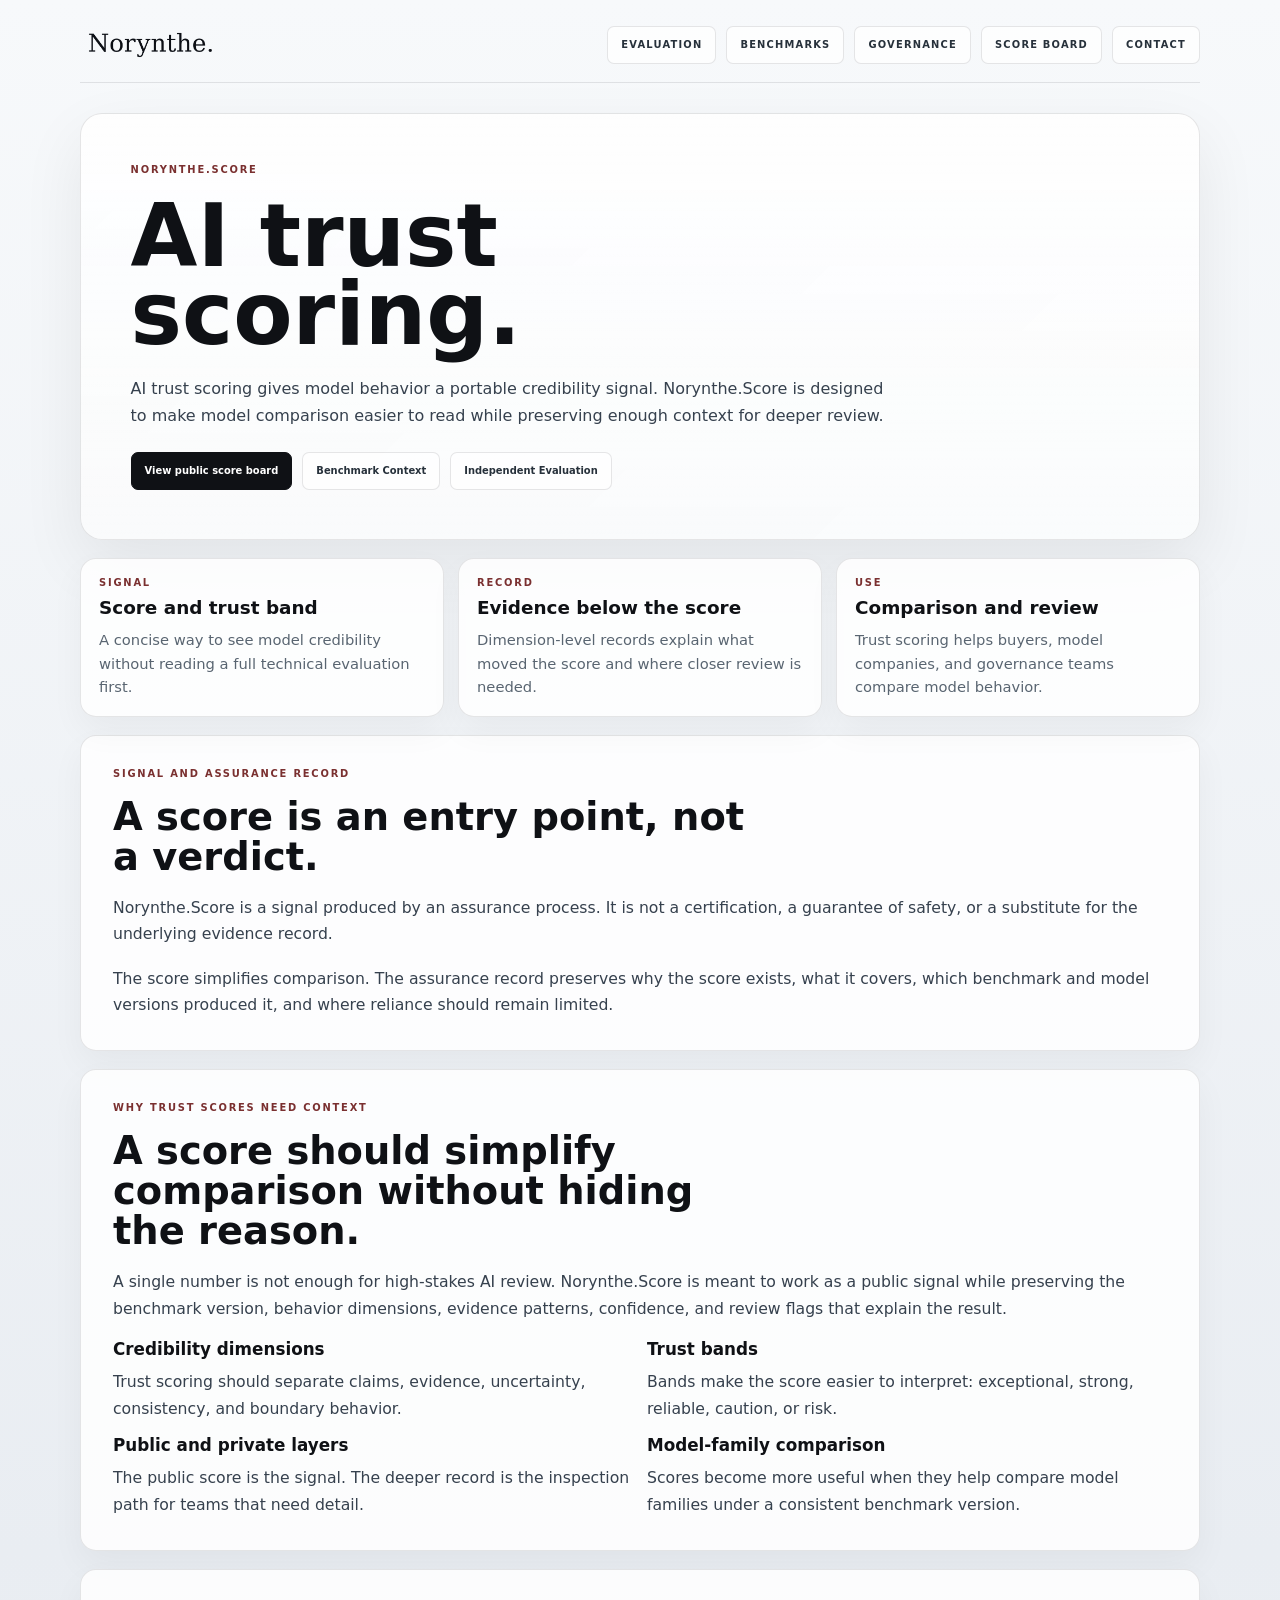
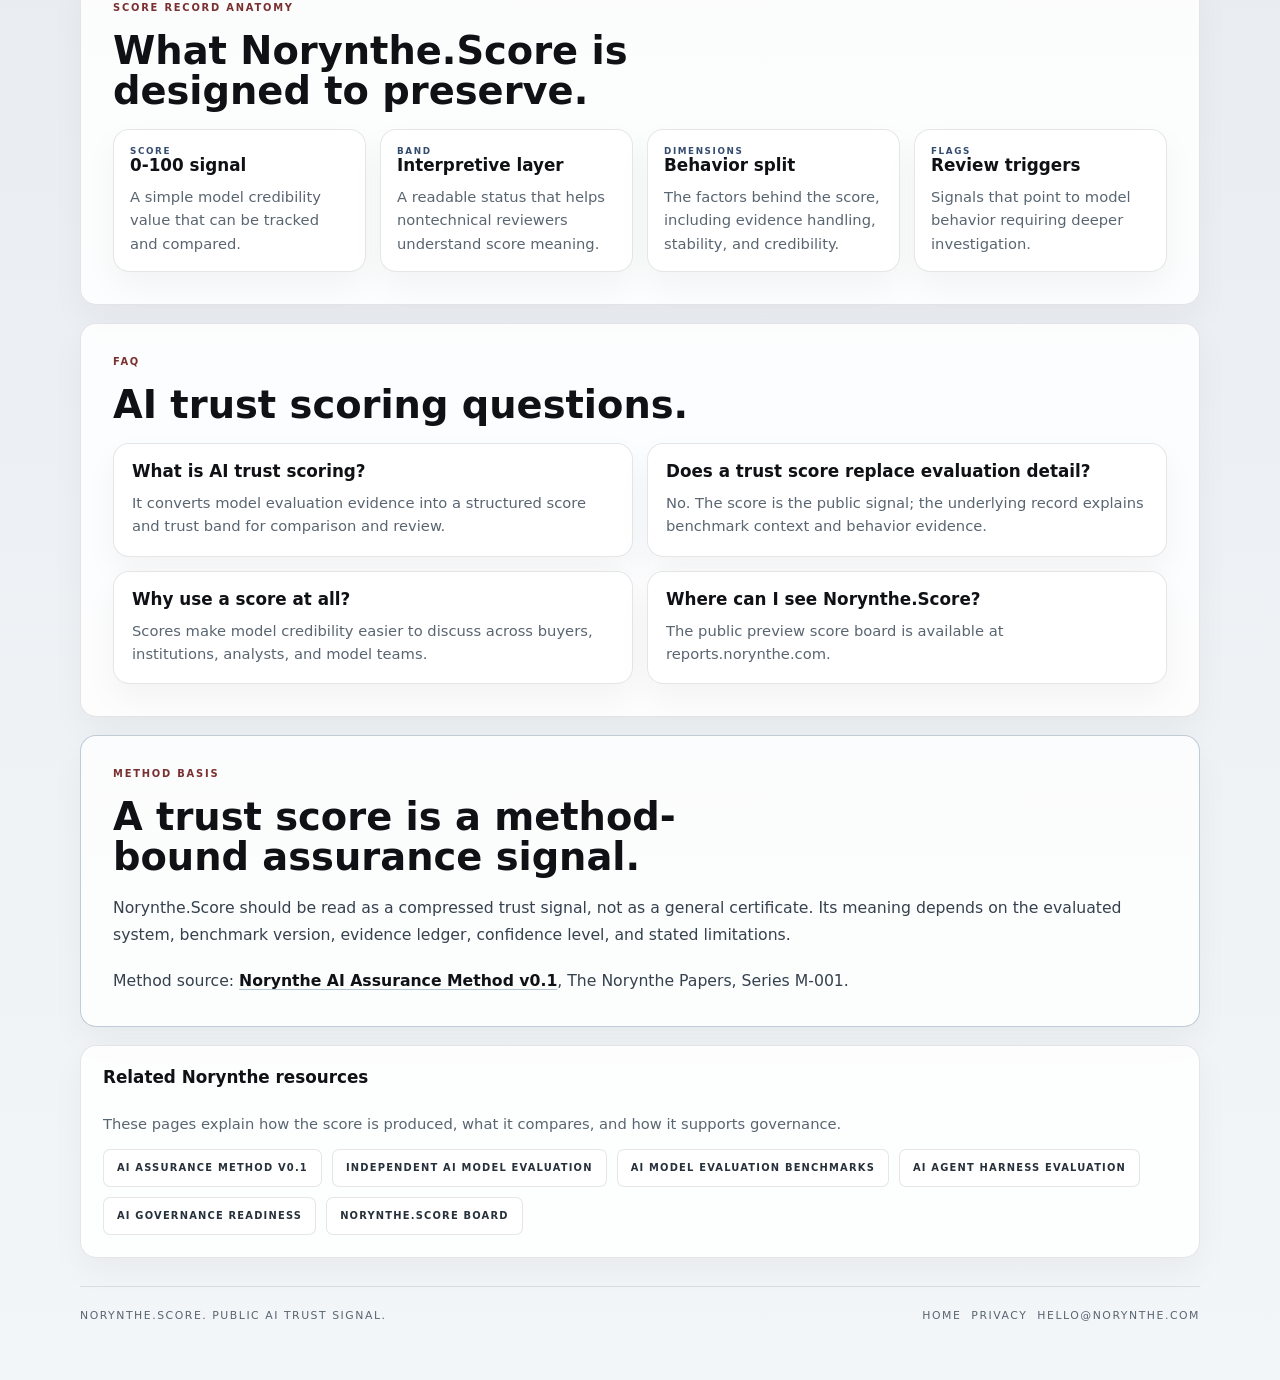
<file: ai-trust-scoring.html>
<!DOCTYPE html>
<html lang="en">
<head>
  <meta charset="utf-8">
  <meta name="viewport" content="width=device-width, initial-scale=1">
  <title>AI Trust Scoring | Norynthe.Score</title>
  <meta
    name="description"
    content="Norynthe.Score converts governed evaluation evidence into a versioned AI trust signal with benchmark context, dimensions, flags, confidence, and limitations."
  >
  <meta name="robots" content="index, follow, max-image-preview:large">
  <meta name="theme-color" content="#edf2f5">
  <link rel="canonical" href="https://norynthe.com/ai-trust-scoring">
  <meta property="og:type" content="article">
  <meta property="og:site_name" content="Norynthe.">
  <meta property="og:title" content="AI Trust Scoring | Norynthe.Score">
  <meta property="og:description" content="A versioned AI trust signal produced from governed evaluation evidence, with benchmark context, dimensions, flags, confidence, and limitations.">
  <meta property="og:url" content="https://norynthe.com/ai-trust-scoring">
  <meta property="og:image" content="https://norynthe.com/norynthe-social-card.png">
  <meta property="og:image:alt" content="Norynthe AI trust scoring">
  <meta name="twitter:card" content="summary_large_image">
  <meta name="twitter:title" content="AI Trust Scoring | Norynthe.Score">
  <meta name="twitter:description" content="A versioned AI trust signal with benchmark context, dimensions, flags, confidence, and limitations.">
  <meta name="twitter:image" content="https://norynthe.com/norynthe-social-card.png">
  <link rel="icon" type="image/png" href="/favicon.png">
  <link rel="apple-touch-icon" href="/favicon.png">
  <script type="application/ld+json">
{
  "@context": "https://schema.org",
  "@graph": [
    {
      "@type": "Organization",
      "@id": "https://norynthe.com/#organization",
      "name": "Norynthe.",
      "url": "https://norynthe.com/",
      "logo": "https://norynthe.com/Norynthe_master.png"
    },
    {
      "@type": "SoftwareApplication",
      "@id": "https://norynthe.com/#norynthe-score",
      "name": "Norynthe.Score",
      "applicationCategory": "AI Evaluation Software",
      "operatingSystem": "Web",
      "url": "https://reports.norynthe.com/",
      "description": "Norynthe.Score is a versioned AI trust signal produced from governed evaluation evidence, with benchmark context, dimensions, flags, confidence, and limitations.",
      "creator": { "@id": "https://norynthe.com/#organization" },
      "publisher": { "@id": "https://norynthe.com/#organization" }
    },
    {
      "@type": "BreadcrumbList",
      "@id": "https://norynthe.com/ai-trust-scoring#breadcrumbs",
      "itemListElement": [
        {
          "@type": "ListItem",
          "position": 1,
          "name": "Norynthe.",
          "item": "https://norynthe.com/"
        },
        {
          "@type": "ListItem",
          "position": 2,
          "name": "AI Trust Scoring",
          "item": "https://norynthe.com/ai-trust-scoring"
        }
      ]
    },
    {
      "@type": "Article",
      "@id": "https://norynthe.com/ai-trust-scoring#article",
      "headline": "AI Trust Scoring",
      "description": "Norynthe.Score converts governed evaluation evidence into a versioned AI trust signal with benchmark context, dimensions, flags, confidence, and limitations.",
      "author": { "@id": "https://norynthe.com/#organization" },
      "publisher": { "@id": "https://norynthe.com/#organization" },
      "datePublished": "2026-06-07",
      "dateModified": "2026-07-30",
      "mainEntityOfPage": "https://norynthe.com/ai-trust-scoring",
      "inLanguage": "en"
    },
    {
      "@type": "FAQPage",
      "@id": "https://norynthe.com/ai-trust-scoring#faq",
      "mainEntity": [
        {
          "@type": "Question",
          "name": "What is AI trust scoring?",
          "acceptedAnswer": {
            "@type": "Answer",
            "text": "It converts model evaluation evidence into a structured score and trust band for comparison and review."
          }
        },
        {
          "@type": "Question",
          "name": "Does a trust score replace evaluation detail?",
          "acceptedAnswer": {
            "@type": "Answer",
            "text": "No. The score is the public signal; the underlying record explains benchmark context and behavior evidence."
          }
        },
        {
          "@type": "Question",
          "name": "Why use a score at all?",
          "acceptedAnswer": {
            "@type": "Answer",
            "text": "Scores make model credibility easier to discuss across buyers, institutions, analysts, and model teams."
          }
        },
        {
          "@type": "Question",
          "name": "Where can I see Norynthe.Score?",
          "acceptedAnswer": {
            "@type": "Answer",
            "text": "The public preview score board is available at reports.norynthe.com."
          }
        }
      ]
    },
    {
      "@type": "WebPage",
      "@id": "https://norynthe.com/ai-trust-scoring#webpage",
      "url": "https://norynthe.com/ai-trust-scoring",
      "name": "AI Trust Scoring | Norynthe.Score",
      "description": "Norynthe.Score converts governed evaluation evidence into a versioned AI trust signal with benchmark context, dimensions, flags, confidence, and limitations.",
      "about": { "@id": "https://norynthe.com/#norynthe-score" },
      "mainEntity": { "@id": "https://norynthe.com/ai-trust-scoring#article" },
      "breadcrumb": { "@id": "https://norynthe.com/ai-trust-scoring#breadcrumbs" },
      "inLanguage": "en"
    }
  ]
}
  </script>
  <link rel="stylesheet" href="norynthe-visibility-pages.css?v=20260607-logo-fix">
  <link rel="stylesheet" href="norynthe-design-language.css">
  <script>document.documentElement.classList.add("nt-transition-enabled");</script>
  <link rel="stylesheet" href="norynthe-page-transitions.css">
  <script src="norynthe-page-transitions.js" defer></script>
  <script src="norynthe-analytics.js" defer></script>
  <script src="norynthe-pulse-tracker.js?v=20260902-year" defer data-pulse-site="norynthe"></script>
</head>
<body data-analytics-page="AI Trust Scoring" data-analytics-site="Main Site" data-analytics-content="AI Assurance">
  <div class="page">
    <header class="topline" aria-label="Norynthe navigation">
      <a class="brand" href="/" aria-label="Norynthe home">
        <img src="/Norynthe_master.png" alt="Norynthe.">
      </a>
      <nav class="nav" aria-label="Primary navigation">
        <a href="/independent-ai-model-evaluation">Evaluation</a>
        <a href="/ai-model-evaluation-benchmarks">Benchmarks</a>
        <a href="/ai-governance-readiness">Governance</a>
        <a href="https://reports.norynthe.com/" target="_blank" rel="noopener noreferrer">Score Board</a>
        <a href="mailto:hello@norynthe.com">Contact</a>
      </nav>
    </header>

    <main>
      <section class="hero" aria-labelledby="page-title">
        <div class="eyebrow">Norynthe.Score</div>
        <h1 id="page-title">AI trust scoring.</h1>
        <p class="lede">
          AI trust scoring gives model behavior a portable credibility signal. Norynthe.Score is designed to make
          model comparison easier to read while preserving enough context for deeper review.
        </p>
        <div class="hero-actions">
          <a class="primary" href="https://reports.norynthe.com/" target="_blank" rel="noopener noreferrer">View public score board</a>
          <a href="/ai-model-evaluation-benchmarks">Benchmark Context</a>
          <a href="/independent-ai-model-evaluation">Independent Evaluation</a>
        </div>
      </section>

      <section class="summary-grid" aria-label="AI trust scoring summary">
        <article class="summary-card">
          <div class="card-kicker">Signal</div>
          <strong>Score and trust band</strong>
          <p>A concise way to see model credibility without reading a full technical evaluation first.</p>
        </article>
        <article class="summary-card">
          <div class="card-kicker">Record</div>
          <strong>Evidence below the score</strong>
          <p>Dimension-level records explain what moved the score and where closer review is needed.</p>
        </article>
        <article class="summary-card">
          <div class="card-kicker">Use</div>
          <strong>Comparison and review</strong>
          <p>Trust scoring helps buyers, model companies, and governance teams compare model behavior.</p>
        </article>
      </section>

      <section class="section">
        <div class="section-label">Signal and assurance record</div>
        <h2>A score is an entry point, not a verdict.</h2>
        <p>
          Norynthe.Score is a signal produced by an assurance process. It is not a certification, a guarantee of safety,
          or a substitute for the underlying evidence record.
        </p>
        <p>
          The score simplifies comparison. The assurance record preserves why the score exists, what it covers, which
          benchmark and model versions produced it, and where reliance should remain limited.
        </p>
      </section>

      <section class="section">
        <div class="section-label">Why trust scores need context</div>
        <h2>A score should simplify comparison without hiding the reason.</h2>
        <p>
          A single number is not enough for high-stakes AI review. Norynthe.Score is meant to work as a public signal
          while preserving the benchmark version, behavior dimensions, evidence patterns, confidence, and review flags
          that explain the result.
        </p>
        <div class="content-grid">
          <article class="content-block">
            <h3>Credibility dimensions</h3>
            <p>Trust scoring should separate claims, evidence, uncertainty, consistency, and boundary behavior.</p>
          </article>
          <article class="content-block">
            <h3>Trust bands</h3>
            <p>Bands make the score easier to interpret: exceptional, strong, reliable, caution, or risk.</p>
          </article>
          <article class="content-block">
            <h3>Public and private layers</h3>
            <p>The public score is the signal. The deeper record is the inspection path for teams that need detail.</p>
          </article>
          <article class="content-block">
            <h3>Model-family comparison</h3>
            <p>Scores become more useful when they help compare model families under a consistent benchmark version.</p>
          </article>
        </div>
      </section>

      <section class="section">
        <div class="section-label">Score record anatomy</div>
        <h2>What Norynthe.Score is designed to preserve.</h2>
        <div class="fact-grid">
          <article class="fact-card">
            <div class="fact-label">Score</div>
            <h3>0-100 signal</h3>
            <p>A simple model credibility value that can be tracked and compared.</p>
          </article>
          <article class="fact-card">
            <div class="fact-label">Band</div>
            <h3>Interpretive layer</h3>
            <p>A readable status that helps nontechnical reviewers understand score meaning.</p>
          </article>
          <article class="fact-card">
            <div class="fact-label">Dimensions</div>
            <h3>Behavior split</h3>
            <p>The factors behind the score, including evidence handling, stability, and credibility.</p>
          </article>
          <article class="fact-card">
            <div class="fact-label">Flags</div>
            <h3>Review triggers</h3>
            <p>Signals that point to model behavior requiring deeper investigation.</p>
          </article>
        </div>
      </section>

      <section class="section">
        <div class="section-label">FAQ</div>
        <h2>AI trust scoring questions.</h2>
        <div class="faq-grid">
          <article class="faq-card">
            <h3>What is AI trust scoring?</h3>
            <p>It converts model evaluation evidence into a structured score and trust band for comparison and review.</p>
          </article>
          <article class="faq-card">
            <h3>Does a trust score replace evaluation detail?</h3>
            <p>No. The score is the public signal; the underlying record explains benchmark context and behavior evidence.</p>
          </article>
          <article class="faq-card">
            <h3>Why use a score at all?</h3>
            <p>Scores make model credibility easier to discuss across buyers, institutions, analysts, and model teams.</p>
          </article>
          <article class="faq-card">
            <h3>Where can I see Norynthe.Score?</h3>
            <p>The public preview score board is available at reports.norynthe.com.</p>
          </article>
        </div>
      </section>

      <section class="section method-basis" aria-labelledby="method-basis-title">
        <div class="section-label">Method basis</div>
        <h2 id="method-basis-title">A trust score is a method-bound assurance signal.</h2>
        <p>
          Norynthe.Score should be read as a compressed trust signal, not as a general certificate. Its meaning depends on
          the evaluated system, benchmark version, evidence ledger, confidence level, and stated limitations.
        </p>
        <p class="method-citation">
          Method source: <a href="https://papers.norynthe.com/methods/ai-assurance-method-v0-1/">Norynthe AI Assurance Method v0.1</a>,
          The Norynthe Papers, Series M-001.
        </p>
      </section>

      <aside class="related-panel" aria-label="Related Norynthe resources">
        <h2>Related Norynthe resources</h2>
        <p>These pages explain how the score is produced, what it compares, and how it supports governance.</p>
        <div class="related-grid">
          <a href="https://papers.norynthe.com/methods/ai-assurance-method-v0-1/">AI Assurance Method v0.1</a>
          <a href="/independent-ai-model-evaluation">Independent AI model evaluation</a>
          <a href="/ai-model-evaluation-benchmarks">AI model evaluation benchmarks</a>
          <a href="/ai-agent-harness-evaluation">AI agent harness evaluation</a>
          <a href="/ai-governance-readiness">AI governance readiness</a>
          <a href="https://reports.norynthe.com/" target="_blank" rel="noopener noreferrer">Norynthe.Score board</a>
        </div>
      </aside>
    </main>

    <footer class="footer">
      <div>Norynthe.Score. Public AI trust signal.</div>
      <div class="footer-links">
        <a href="/">Home</a>
        <a href="/privacy">Privacy</a>
        <a href="mailto:hello@norynthe.com">hello@norynthe.com</a>
      </div>
    </footer>
  </div>
</body>
</html>
</file>
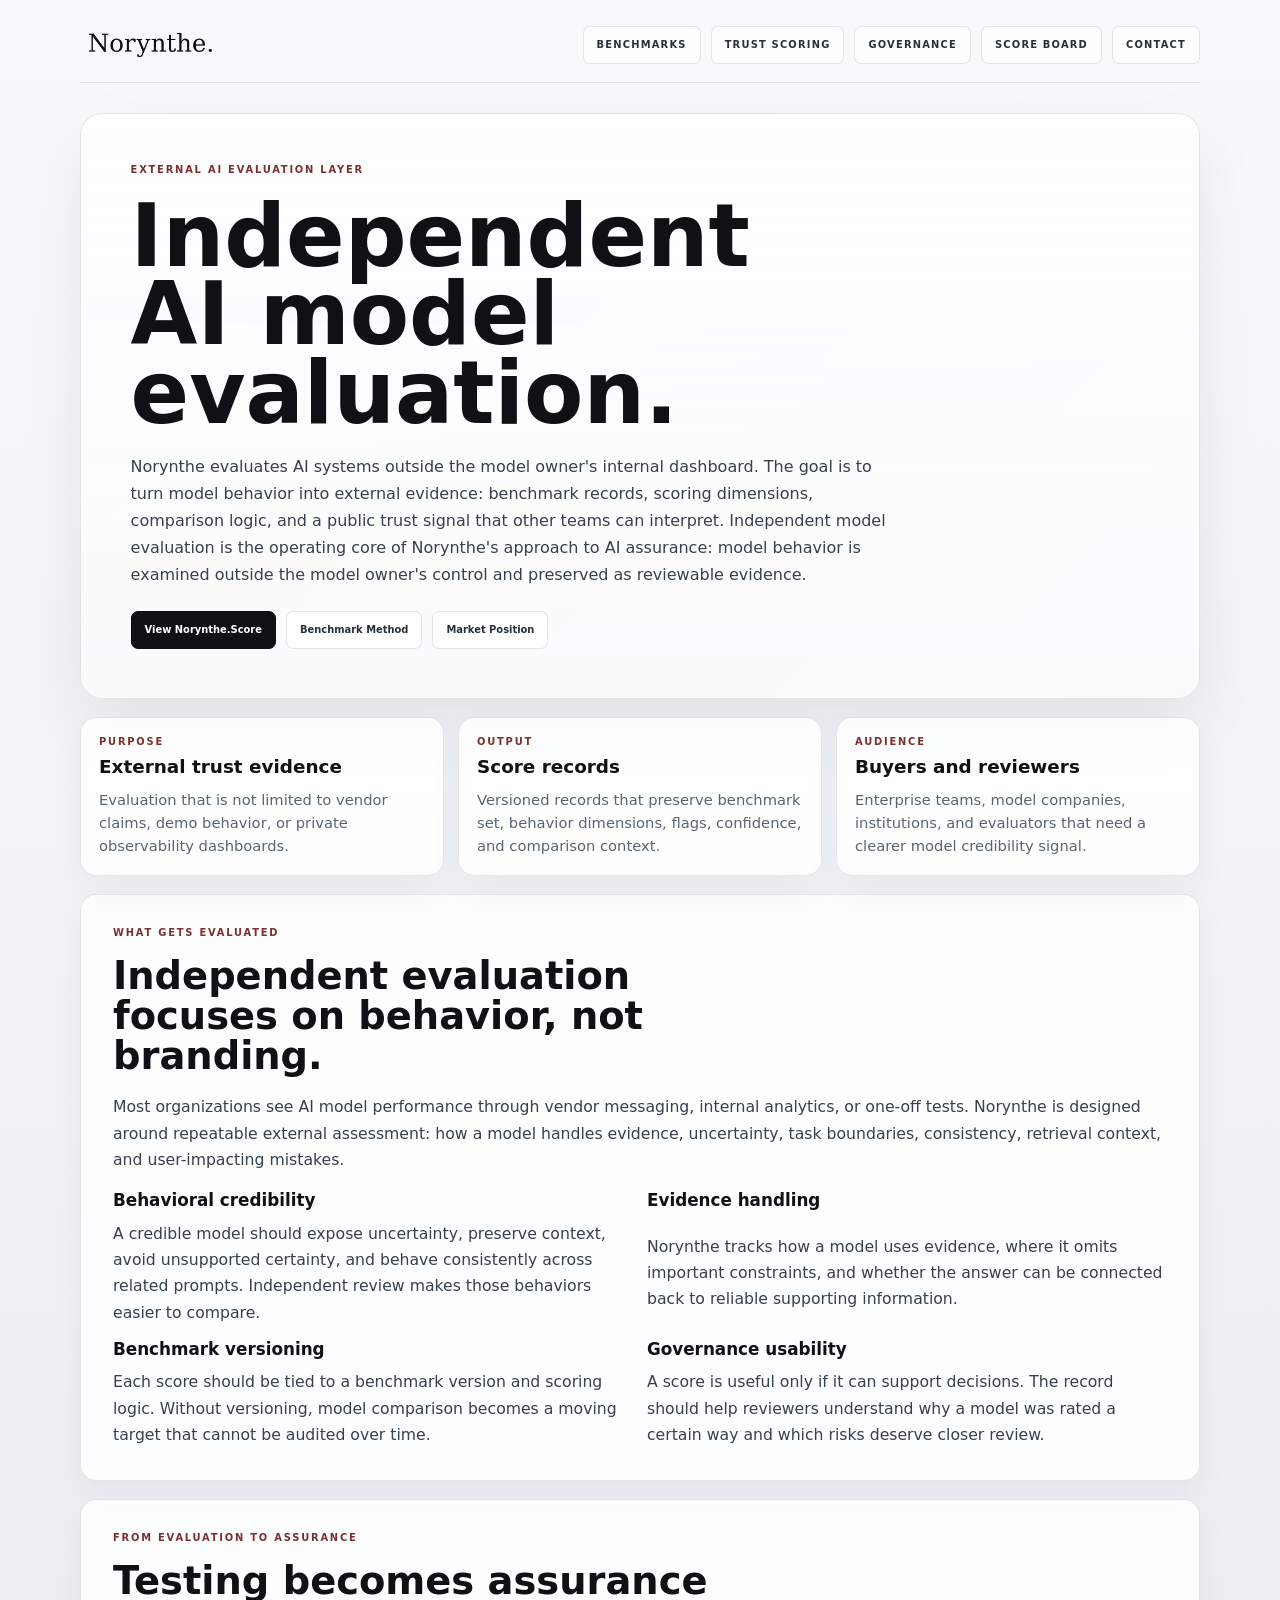
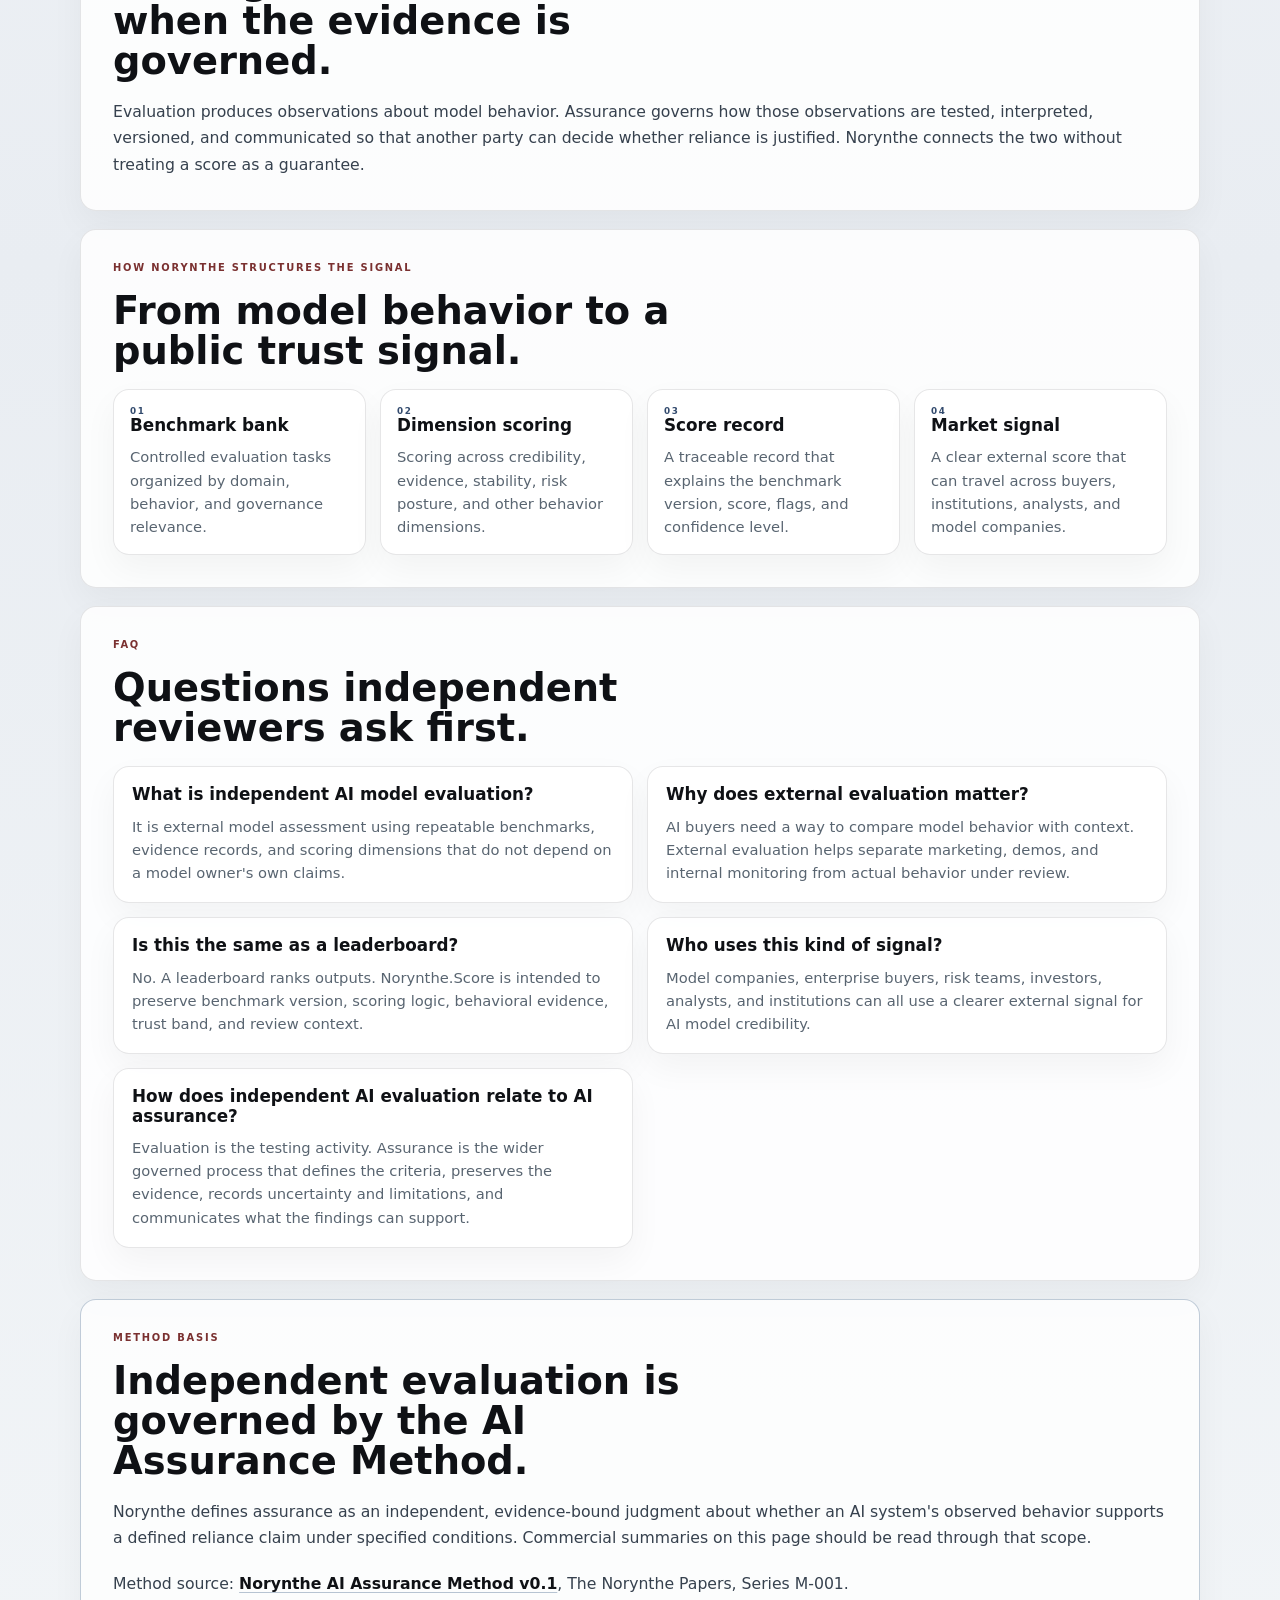
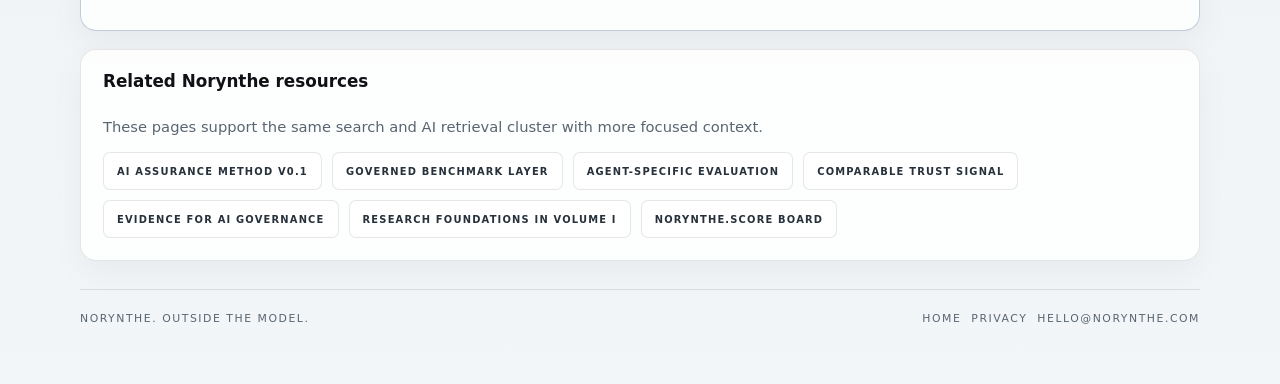
<file: independent-ai-model-evaluation.html>
<!DOCTYPE html>
<html lang="en">
<head>
  <meta charset="utf-8">
  <meta name="viewport" content="width=device-width, initial-scale=1">
  <title>Independent AI Assurance &amp; Model Evaluation | Norynthe</title>
  <meta
    name="description"
    content="Norynthe provides outside-in AI assurance through governed model evaluation, versioned benchmarks, traceable records, and comparable trust signals."
  >
  <meta name="robots" content="index, follow, max-image-preview:large">
  <meta name="theme-color" content="#edf2f5">
  <link rel="canonical" href="https://norynthe.com/independent-ai-model-evaluation">
  <meta property="og:type" content="article">
  <meta property="og:site_name" content="Norynthe.">
  <meta property="og:title" content="Independent AI Assurance &amp; Model Evaluation | Norynthe">
  <meta property="og:description" content="Outside-in AI assurance through governed model evaluation, versioned benchmarks, traceable records, and comparable trust signals.">
  <meta property="og:url" content="https://norynthe.com/independent-ai-model-evaluation">
  <meta property="og:image" content="https://norynthe.com/norynthe-social-card.png">
  <meta property="og:image:alt" content="Norynthe independent AI model evaluation">
  <meta name="twitter:card" content="summary_large_image">
  <meta name="twitter:title" content="Independent AI Assurance &amp; Model Evaluation | Norynthe">
  <meta name="twitter:description" content="Outside-in AI assurance through governed model evaluation, versioned benchmarks, traceable records, and comparable trust signals.">
  <meta name="twitter:image" content="https://norynthe.com/norynthe-social-card.png">
  <link rel="icon" type="image/png" href="/favicon.png">
  <link rel="apple-touch-icon" href="/favicon.png">
  <script type="application/ld+json">
{
  "@context": "https://schema.org",
  "@graph": [
    {
      "@type": "Organization",
      "@id": "https://norynthe.com/#organization",
      "name": "Norynthe.",
      "url": "https://norynthe.com/",
      "logo": "https://norynthe.com/Norynthe_master.png",
      "sameAs": [
        "https://www.linkedin.com/company/norynthe",
        "https://alanmotley.com/"
      ]
    },
    {
      "@type": "BreadcrumbList",
      "@id": "https://norynthe.com/independent-ai-model-evaluation#breadcrumbs",
      "itemListElement": [
        {
          "@type": "ListItem",
          "position": 1,
          "name": "Norynthe.",
          "item": "https://norynthe.com/"
        },
        {
          "@type": "ListItem",
          "position": 2,
          "name": "Independent AI Model Evaluation",
          "item": "https://norynthe.com/independent-ai-model-evaluation"
        }
      ]
    },
    {
      "@type": "Article",
      "@id": "https://norynthe.com/independent-ai-model-evaluation#article",
      "headline": "Independent AI Model Evaluation",
      "description": "Norynthe provides outside-in AI assurance through governed model evaluation, versioned benchmarks, traceable records, and comparable trust signals.",
      "author": { "@id": "https://norynthe.com/#organization" },
      "publisher": { "@id": "https://norynthe.com/#organization" },
      "mainEntityOfPage": "https://norynthe.com/independent-ai-model-evaluation",
      "datePublished": "2026-06-07",
      "dateModified": "2026-07-30",
      "inLanguage": "en"
    },
    {
      "@type": "FAQPage",
      "@id": "https://norynthe.com/independent-ai-model-evaluation#faq",
      "mainEntity": [
        {
          "@type": "Question",
          "name": "What is independent AI model evaluation?",
          "acceptedAnswer": {
            "@type": "Answer",
            "text": "It is external model assessment using repeatable benchmarks, evidence records, and scoring dimensions that do not depend on a model owner's own claims."
          }
        },
        {
          "@type": "Question",
          "name": "Why does external evaluation matter?",
          "acceptedAnswer": {
            "@type": "Answer",
            "text": "AI buyers need a way to compare model behavior with context. External evaluation helps separate marketing, demos, and internal monitoring from actual behavior under review."
          }
        },
        {
          "@type": "Question",
          "name": "Is this the same as a leaderboard?",
          "acceptedAnswer": {
            "@type": "Answer",
            "text": "No. A leaderboard ranks outputs. Norynthe.Score is intended to preserve benchmark version, scoring logic, behavioral evidence, trust band, and review context."
          }
        },
        {
          "@type": "Question",
          "name": "Who uses this kind of signal?",
          "acceptedAnswer": {
            "@type": "Answer",
            "text": "Model companies, enterprise buyers, risk teams, investors, analysts, and institutions can all use a clearer external signal for AI model credibility."
          }
        },
        {
          "@type": "Question",
          "name": "How does independent AI evaluation relate to AI assurance?",
          "acceptedAnswer": {
            "@type": "Answer",
            "text": "Evaluation is the testing activity. Assurance is the wider governed process that defines the criteria, preserves the evidence, records uncertainty and limitations, and communicates what the findings can support."
          }
        }
      ]
    },
    {
      "@type": "WebPage",
      "@id": "https://norynthe.com/independent-ai-model-evaluation#webpage",
      "url": "https://norynthe.com/independent-ai-model-evaluation",
      "name": "Independent AI Assurance & Model Evaluation | Norynthe",
      "description": "Norynthe provides outside-in AI assurance through governed model evaluation, versioned benchmarks, traceable records, and comparable trust signals.",
      "isPartOf": { "@id": "https://norynthe.com/#website" },
      "about": { "@id": "https://norynthe.com/#organization" },
      "mainEntity": { "@id": "https://norynthe.com/independent-ai-model-evaluation#article" },
      "breadcrumb": { "@id": "https://norynthe.com/independent-ai-model-evaluation#breadcrumbs" },
      "inLanguage": "en"
    }
  ]
}
  </script>
  <link rel="stylesheet" href="norynthe-visibility-pages.css?v=20260607-logo-fix">
  <link rel="stylesheet" href="norynthe-design-language.css">
  <script>document.documentElement.classList.add("nt-transition-enabled");</script>
  <link rel="stylesheet" href="norynthe-page-transitions.css">
  <script src="norynthe-page-transitions.js" defer></script>
  <script src="norynthe-analytics.js" defer></script>
  <script src="norynthe-pulse-tracker.js?v=20260902-year" defer data-pulse-site="norynthe"></script>
</head>
<body data-analytics-page="Independent AI Assurance" data-analytics-site="Main Site" data-analytics-content="AI Assurance">
  <div class="page">
    <header class="topline" aria-label="Norynthe navigation">
      <a class="brand" href="/" aria-label="Norynthe home">
        <img src="/Norynthe_master.png" alt="Norynthe.">
      </a>
      <nav class="nav" aria-label="Primary navigation">
        <a href="/ai-model-evaluation-benchmarks">Benchmarks</a>
        <a href="/ai-trust-scoring">Trust Scoring</a>
        <a href="/ai-governance-readiness">Governance</a>
        <a href="https://reports.norynthe.com/" target="_blank" rel="noopener noreferrer">Score Board</a>
        <a href="mailto:hello@norynthe.com">Contact</a>
      </nav>
    </header>

    <main>
      <section class="hero" aria-labelledby="page-title">
        <div class="eyebrow">External AI evaluation layer</div>
        <h1 id="page-title">Independent AI model evaluation.</h1>
        <p class="lede">
          Norynthe evaluates AI systems outside the model owner's internal dashboard. The goal is to turn model behavior into
          external evidence: benchmark records, scoring dimensions, comparison logic, and a public trust signal that other
          teams can interpret. Independent model evaluation is the operating core of Norynthe's approach to AI assurance:
          model behavior is examined outside the model owner's control and preserved as reviewable evidence.
        </p>
        <div class="hero-actions">
          <a class="primary" href="https://reports.norynthe.com/" target="_blank" rel="noopener noreferrer">View Norynthe.Score</a>
          <a href="/ai-model-evaluation-benchmarks">Benchmark Method</a>
          <a href="/market-position">Market Position</a>
        </div>
      </section>

      <section class="summary-grid" aria-label="Independent evaluation summary">
        <article class="summary-card">
          <div class="card-kicker">Purpose</div>
          <strong>External trust evidence</strong>
          <p>Evaluation that is not limited to vendor claims, demo behavior, or private observability dashboards.</p>
        </article>
        <article class="summary-card">
          <div class="card-kicker">Output</div>
          <strong>Score records</strong>
          <p>Versioned records that preserve benchmark set, behavior dimensions, flags, confidence, and comparison context.</p>
        </article>
        <article class="summary-card">
          <div class="card-kicker">Audience</div>
          <strong>Buyers and reviewers</strong>
          <p>Enterprise teams, model companies, institutions, and evaluators that need a clearer model credibility signal.</p>
        </article>
      </section>

      <section class="section">
        <div class="section-label">What gets evaluated</div>
        <h2>Independent evaluation focuses on behavior, not branding.</h2>
        <p>
          Most organizations see AI model performance through vendor messaging, internal analytics, or one-off tests.
          Norynthe is designed around repeatable external assessment: how a model handles evidence, uncertainty,
          task boundaries, consistency, retrieval context, and user-impacting mistakes.
        </p>
        <div class="content-grid">
          <article class="content-block">
            <h3>Behavioral credibility</h3>
            <p>
              A credible model should expose uncertainty, preserve context, avoid unsupported certainty, and behave
              consistently across related prompts. Independent review makes those behaviors easier to compare.
            </p>
          </article>
          <article class="content-block">
            <h3>Evidence handling</h3>
            <p>
              Norynthe tracks how a model uses evidence, where it omits important constraints, and whether the answer can be
              connected back to reliable supporting information.
            </p>
          </article>
          <article class="content-block">
            <h3>Benchmark versioning</h3>
            <p>
              Each score should be tied to a benchmark version and scoring logic. Without versioning, model comparison becomes
              a moving target that cannot be audited over time.
            </p>
          </article>
          <article class="content-block">
            <h3>Governance usability</h3>
            <p>
              A score is useful only if it can support decisions. The record should help reviewers understand why a model was
              rated a certain way and which risks deserve closer review.
            </p>
          </article>
        </div>
      </section>

      <section class="section">
        <div class="section-label">From evaluation to assurance</div>
        <h2>Testing becomes assurance when the evidence is governed.</h2>
        <p>
          Evaluation produces observations about model behavior. Assurance governs how those observations are tested,
          interpreted, versioned, and communicated so that another party can decide whether reliance is justified.
          Norynthe connects the two without treating a score as a guarantee.
        </p>
      </section>

      <section class="section">
        <div class="section-label">How Norynthe structures the signal</div>
        <h2>From model behavior to a public trust signal.</h2>
        <div class="fact-grid">
          <article class="fact-card">
            <div class="fact-label">01</div>
            <h3>Benchmark bank</h3>
            <p>Controlled evaluation tasks organized by domain, behavior, and governance relevance.</p>
          </article>
          <article class="fact-card">
            <div class="fact-label">02</div>
            <h3>Dimension scoring</h3>
            <p>Scoring across credibility, evidence, stability, risk posture, and other behavior dimensions.</p>
          </article>
          <article class="fact-card">
            <div class="fact-label">03</div>
            <h3>Score record</h3>
            <p>A traceable record that explains the benchmark version, score, flags, and confidence level.</p>
          </article>
          <article class="fact-card">
            <div class="fact-label">04</div>
            <h3>Market signal</h3>
            <p>A clear external score that can travel across buyers, institutions, analysts, and model companies.</p>
          </article>
        </div>
      </section>

      <section class="section">
        <div class="section-label">FAQ</div>
        <h2>Questions independent reviewers ask first.</h2>
        <div class="faq-grid">
          <article class="faq-card">
            <h3>What is independent AI model evaluation?</h3>
            <p>
              It is external model assessment using repeatable benchmarks, evidence records, and scoring dimensions that
              do not depend on a model owner's own claims.
            </p>
          </article>
          <article class="faq-card">
            <h3>Why does external evaluation matter?</h3>
            <p>
              AI buyers need a way to compare model behavior with context. External evaluation helps separate marketing,
              demos, and internal monitoring from actual behavior under review.
            </p>
          </article>
          <article class="faq-card">
            <h3>Is this the same as a leaderboard?</h3>
            <p>
              No. A leaderboard ranks outputs. Norynthe.Score is intended to preserve benchmark version, scoring logic,
              behavioral evidence, trust band, and review context.
            </p>
          </article>
          <article class="faq-card">
            <h3>Who uses this kind of signal?</h3>
            <p>
              Model companies, enterprise buyers, risk teams, investors, analysts, and institutions can all use a clearer
              external signal for AI model credibility.
            </p>
          </article>
          <article class="faq-card">
            <h3>How does independent AI evaluation relate to AI assurance?</h3>
            <p>
              Evaluation is the testing activity. Assurance is the wider governed process that defines the criteria,
              preserves the evidence, records uncertainty and limitations, and communicates what the findings can support.
            </p>
          </article>
        </div>
      </section>

      <section class="section method-basis" aria-labelledby="method-basis-title">
        <div class="section-label">Method basis</div>
        <h2 id="method-basis-title">Independent evaluation is governed by the AI Assurance Method.</h2>
        <p>
          Norynthe defines assurance as an independent, evidence-bound judgment about whether an AI system's observed
          behavior supports a defined reliance claim under specified conditions. Commercial summaries on this page should
          be read through that scope.
        </p>
        <p class="method-citation">
          Method source: <a href="https://papers.norynthe.com/methods/ai-assurance-method-v0-1/">Norynthe AI Assurance Method v0.1</a>,
          The Norynthe Papers, Series M-001.
        </p>
      </section>

      <aside class="related-panel" aria-label="Related Norynthe resources">
        <h2>Related Norynthe resources</h2>
        <p>These pages support the same search and AI retrieval cluster with more focused context.</p>
        <div class="related-grid">
          <a href="https://papers.norynthe.com/methods/ai-assurance-method-v0-1/">AI Assurance Method v0.1</a>
          <a href="/ai-model-evaluation-benchmarks">Governed benchmark layer</a>
          <a href="/ai-agent-harness-evaluation">Agent-specific evaluation</a>
          <a href="/ai-trust-scoring">Comparable trust signal</a>
          <a href="/ai-governance-readiness">Evidence for AI governance</a>
          <a href="https://papers.norynthe.com/volume-i/">Research foundations in Volume I</a>
          <a href="https://reports.norynthe.com/" target="_blank" rel="noopener noreferrer">Norynthe.Score board</a>
        </div>
      </aside>
    </main>

    <footer class="footer">
      <div>Norynthe. Outside the model.</div>
      <div class="footer-links">
        <a href="/">Home</a>
        <a href="/privacy">Privacy</a>
        <a href="mailto:hello@norynthe.com">hello@norynthe.com</a>
      </div>
    </footer>
  </div>
</body>
</html>
</file>
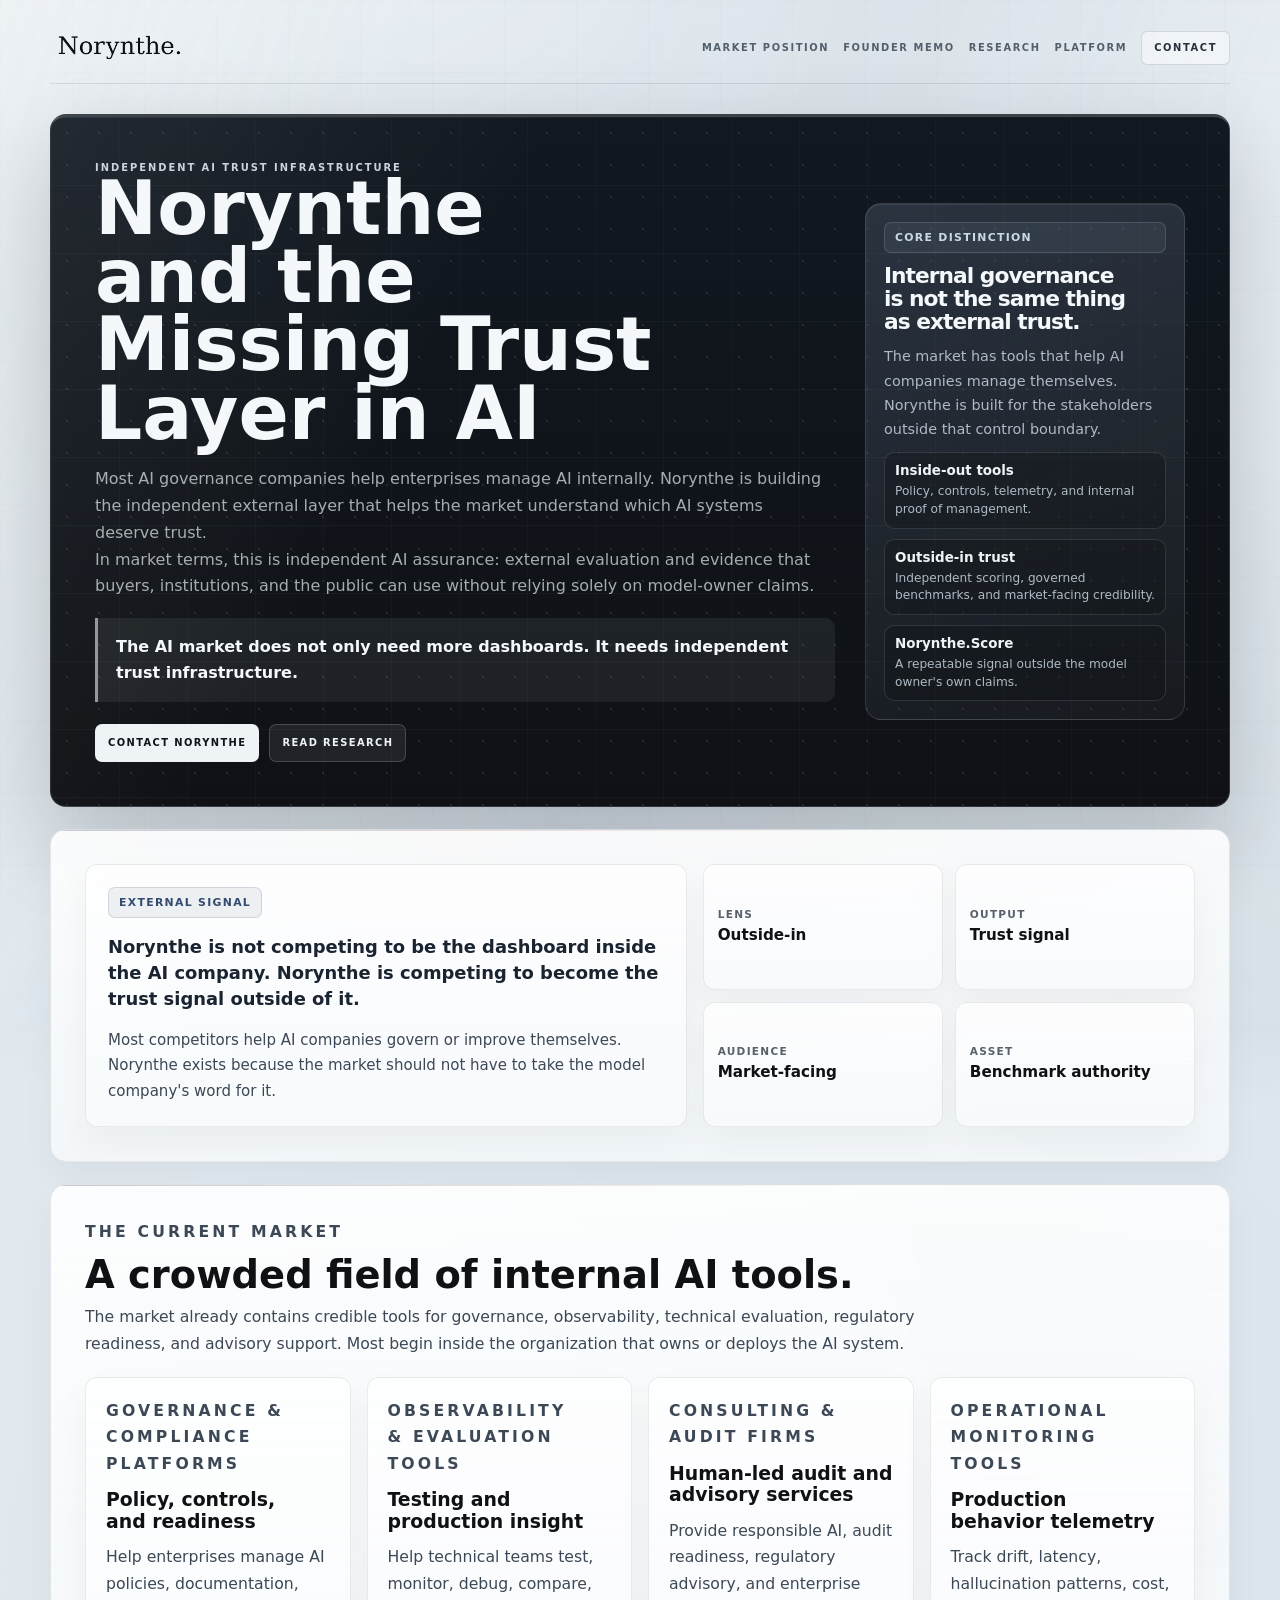
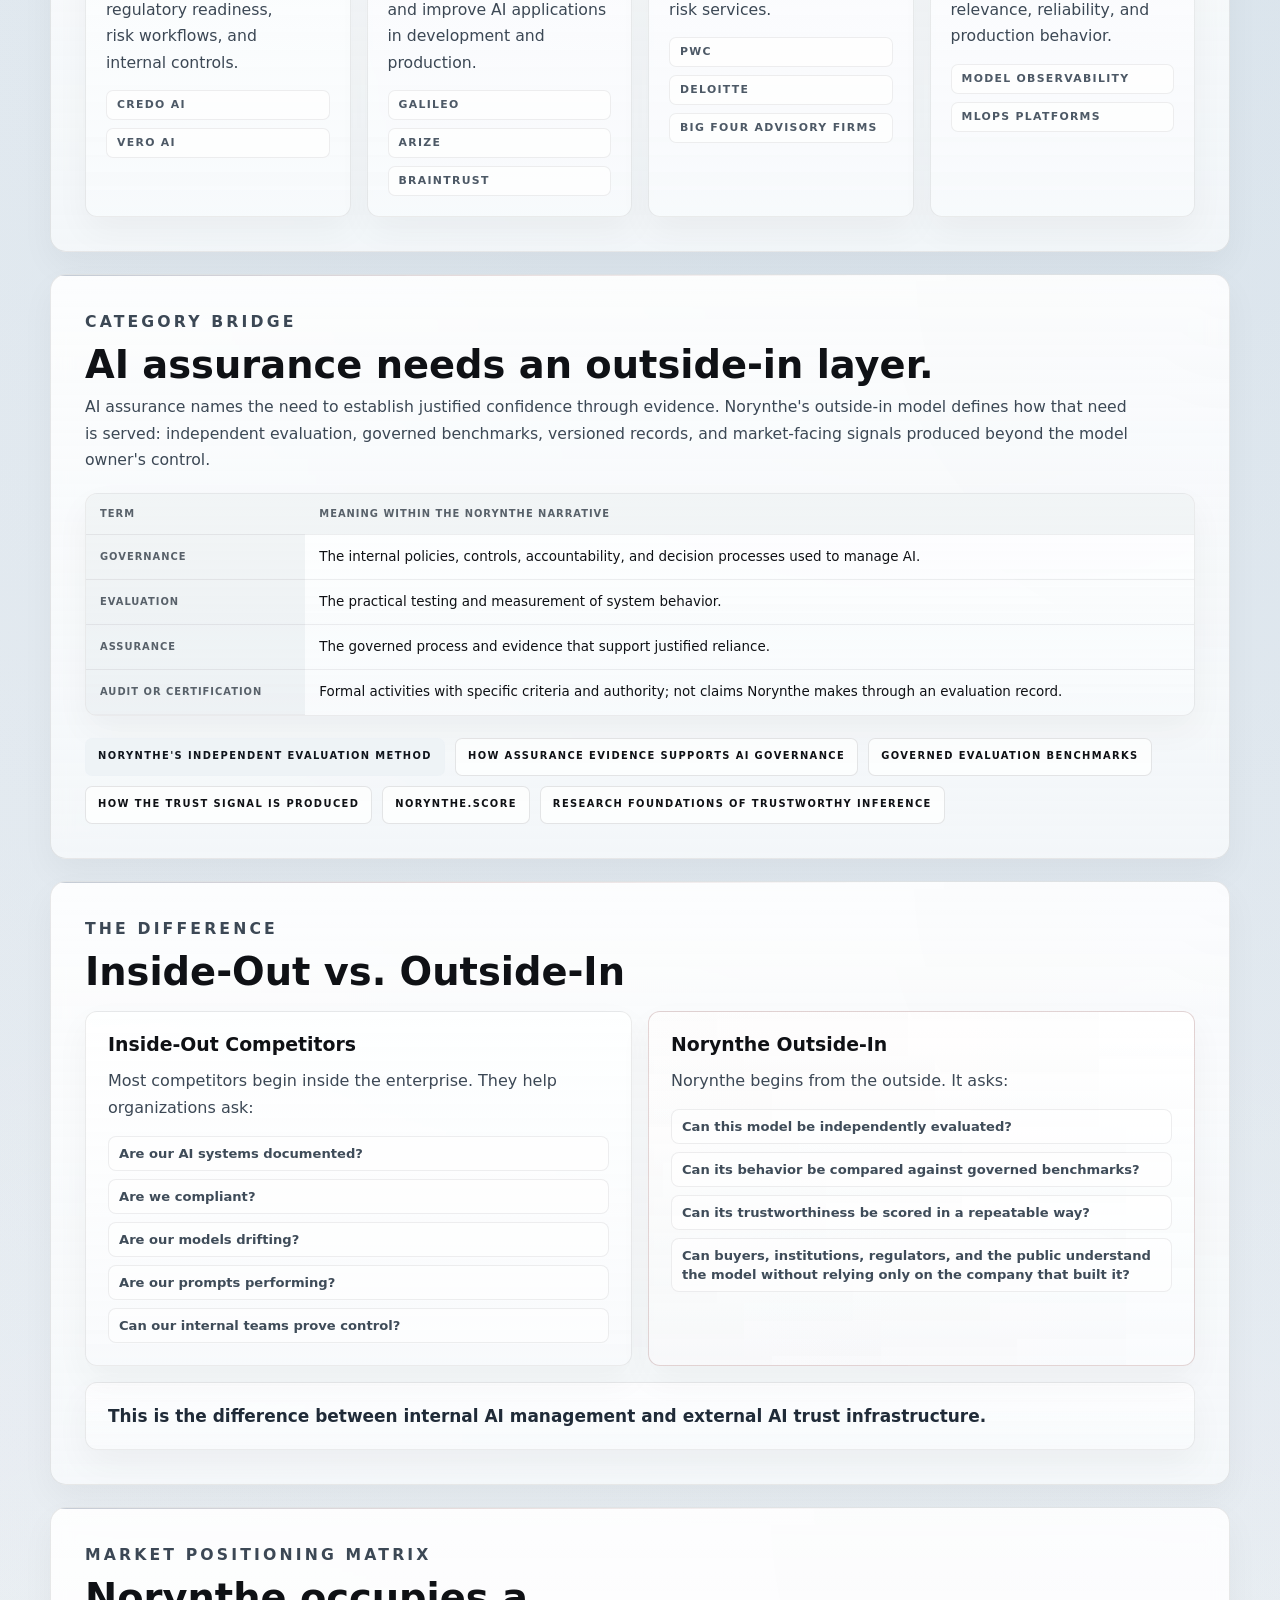
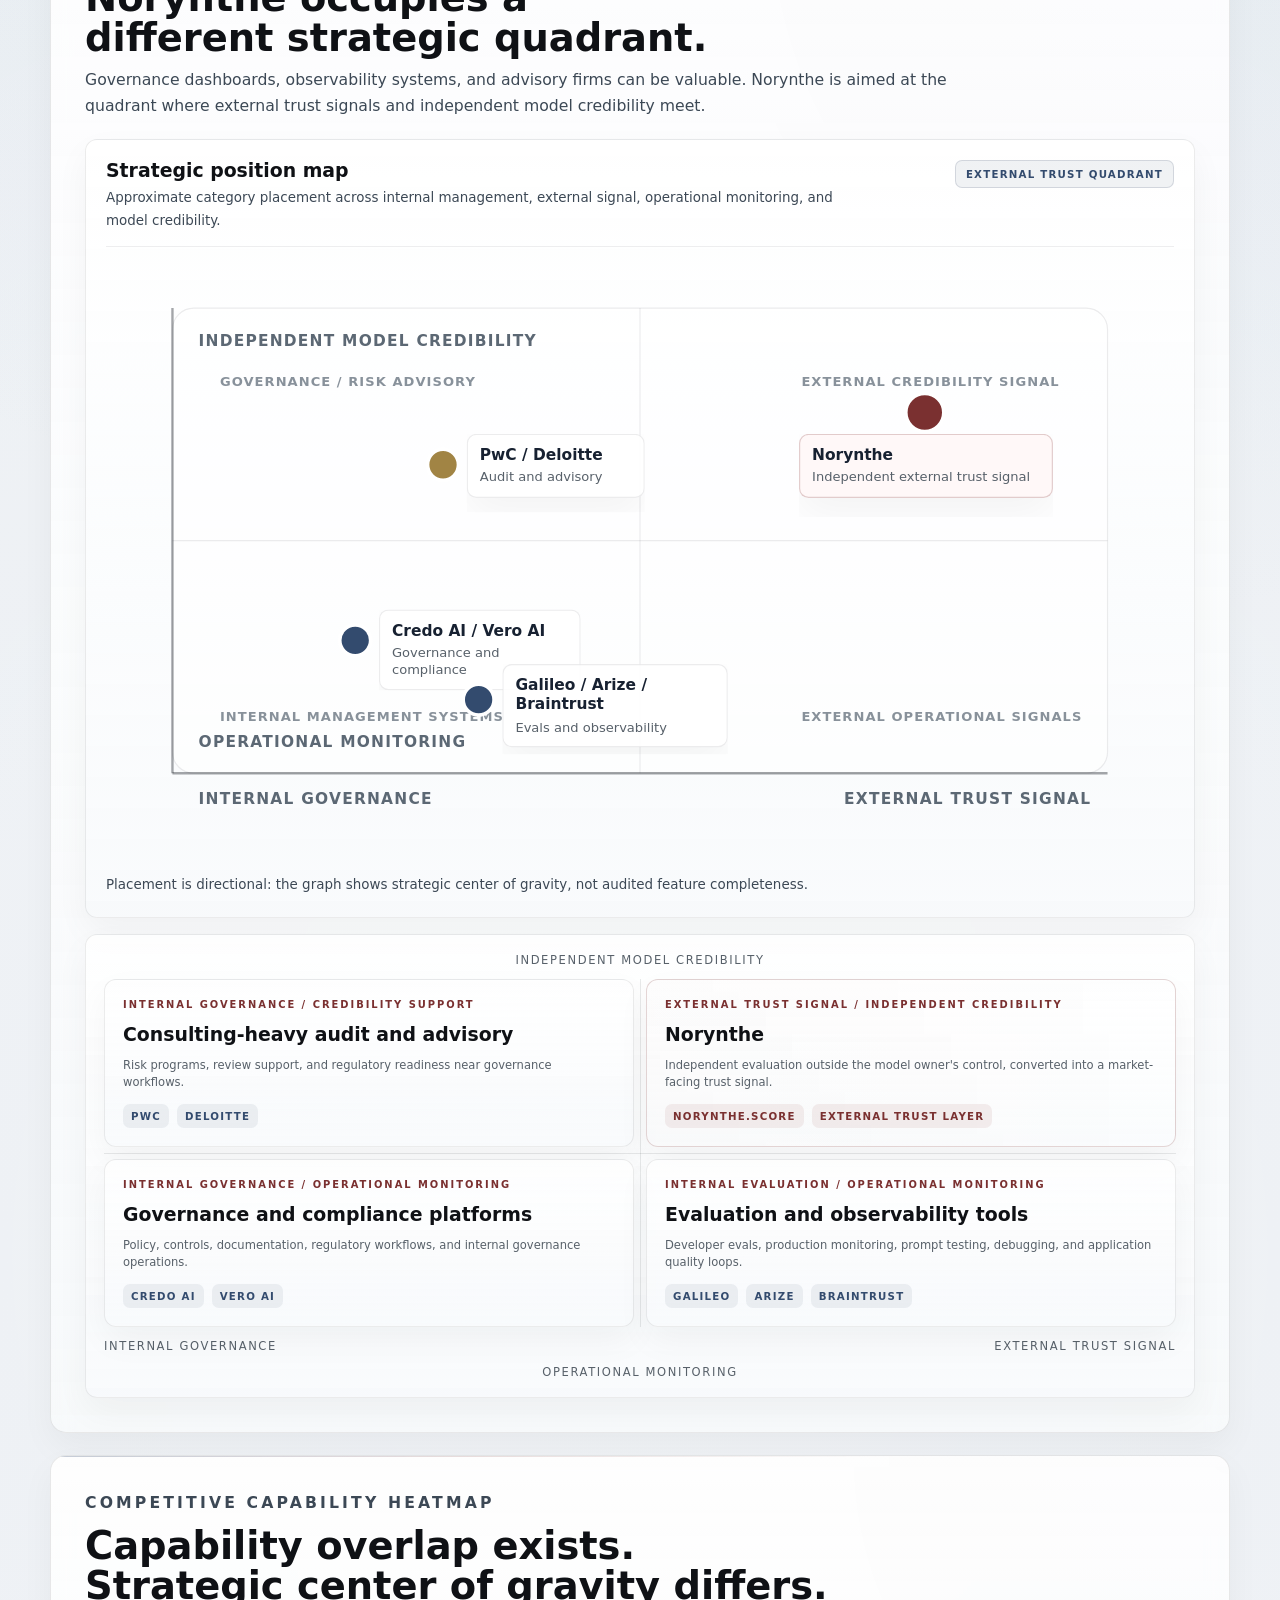
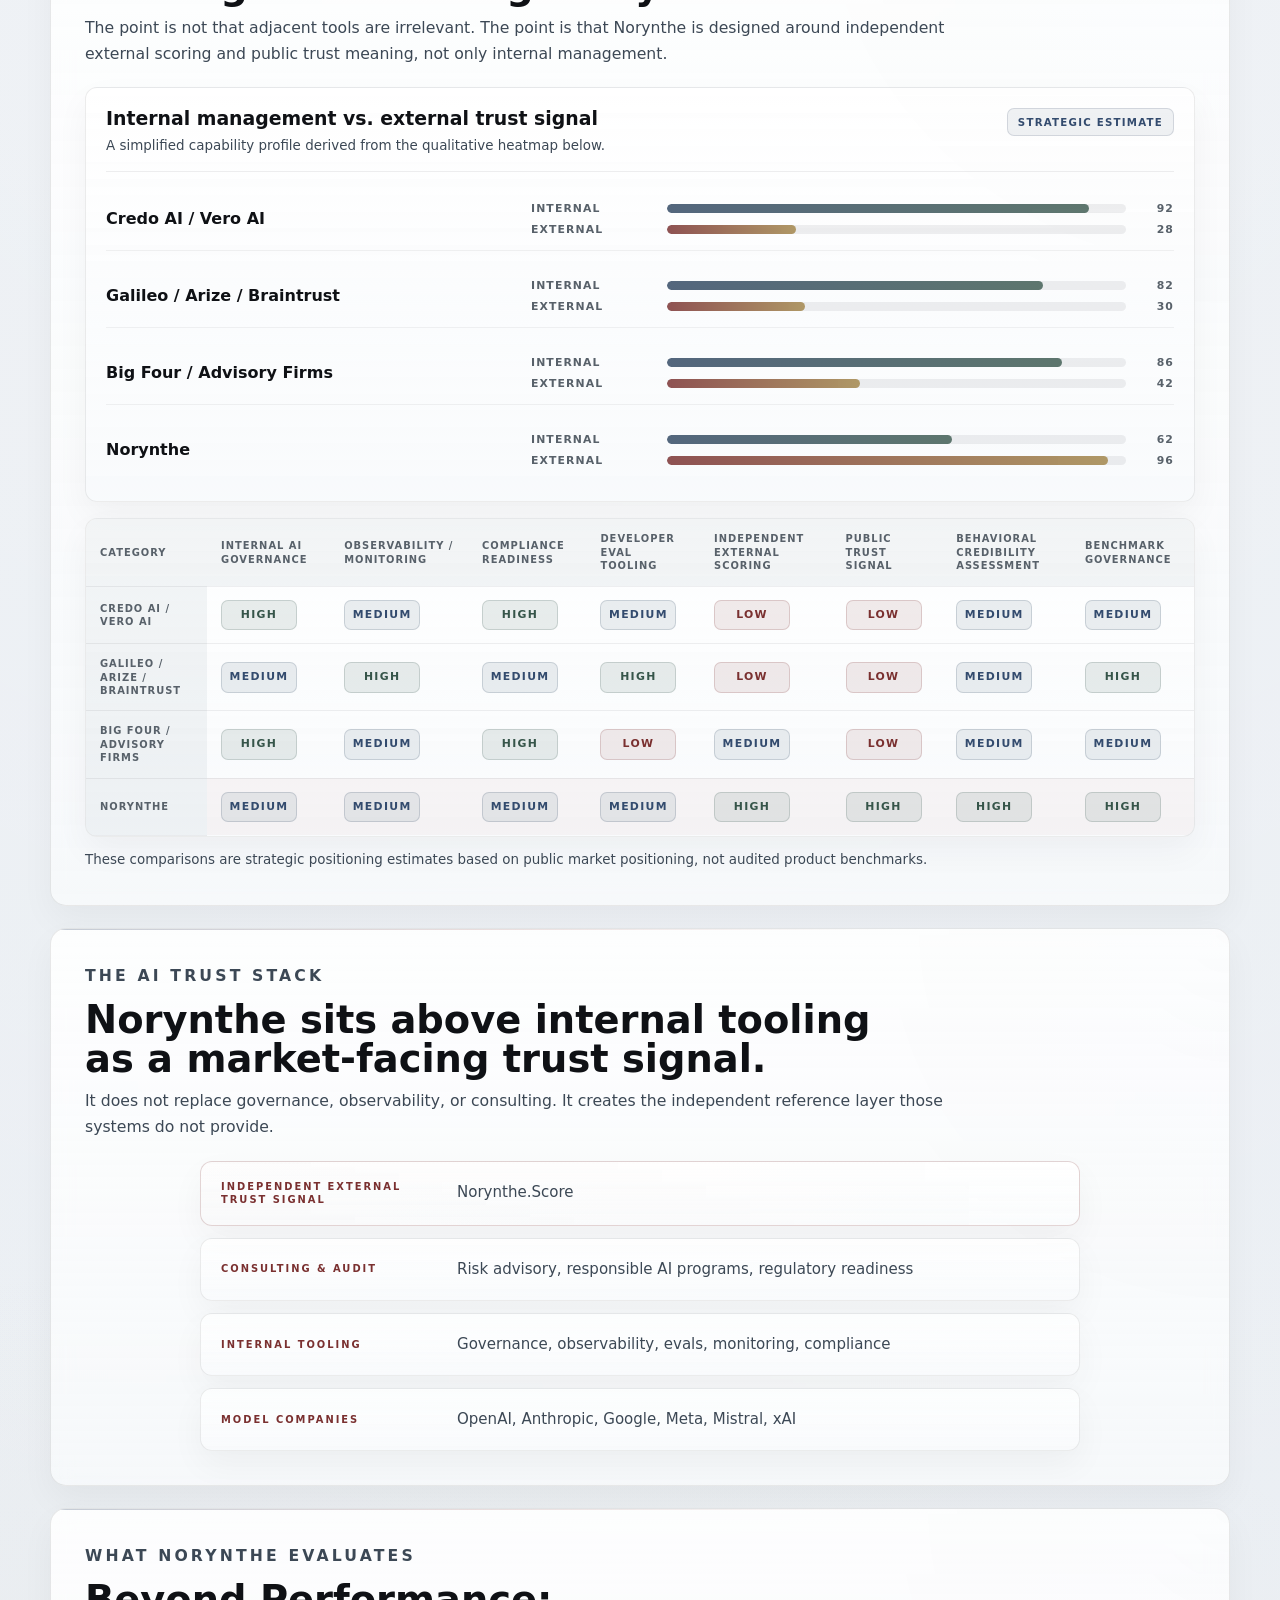
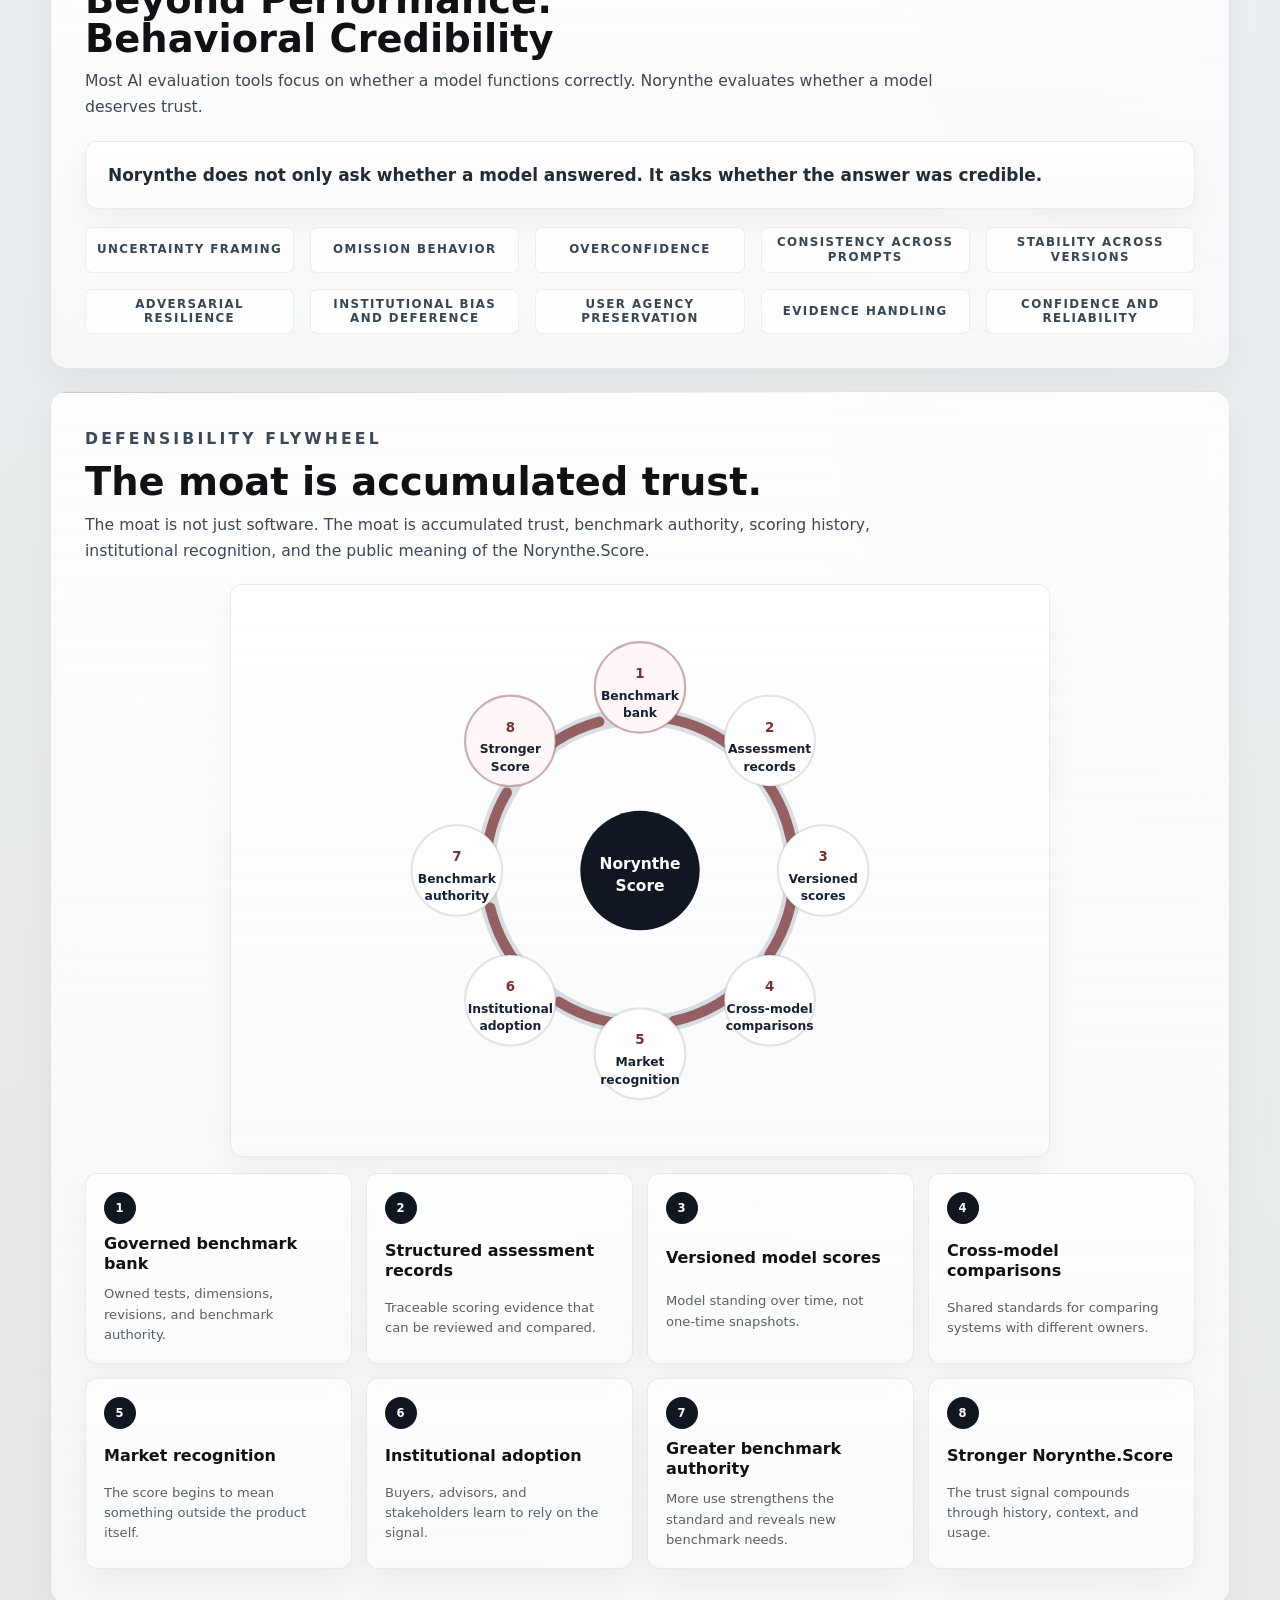
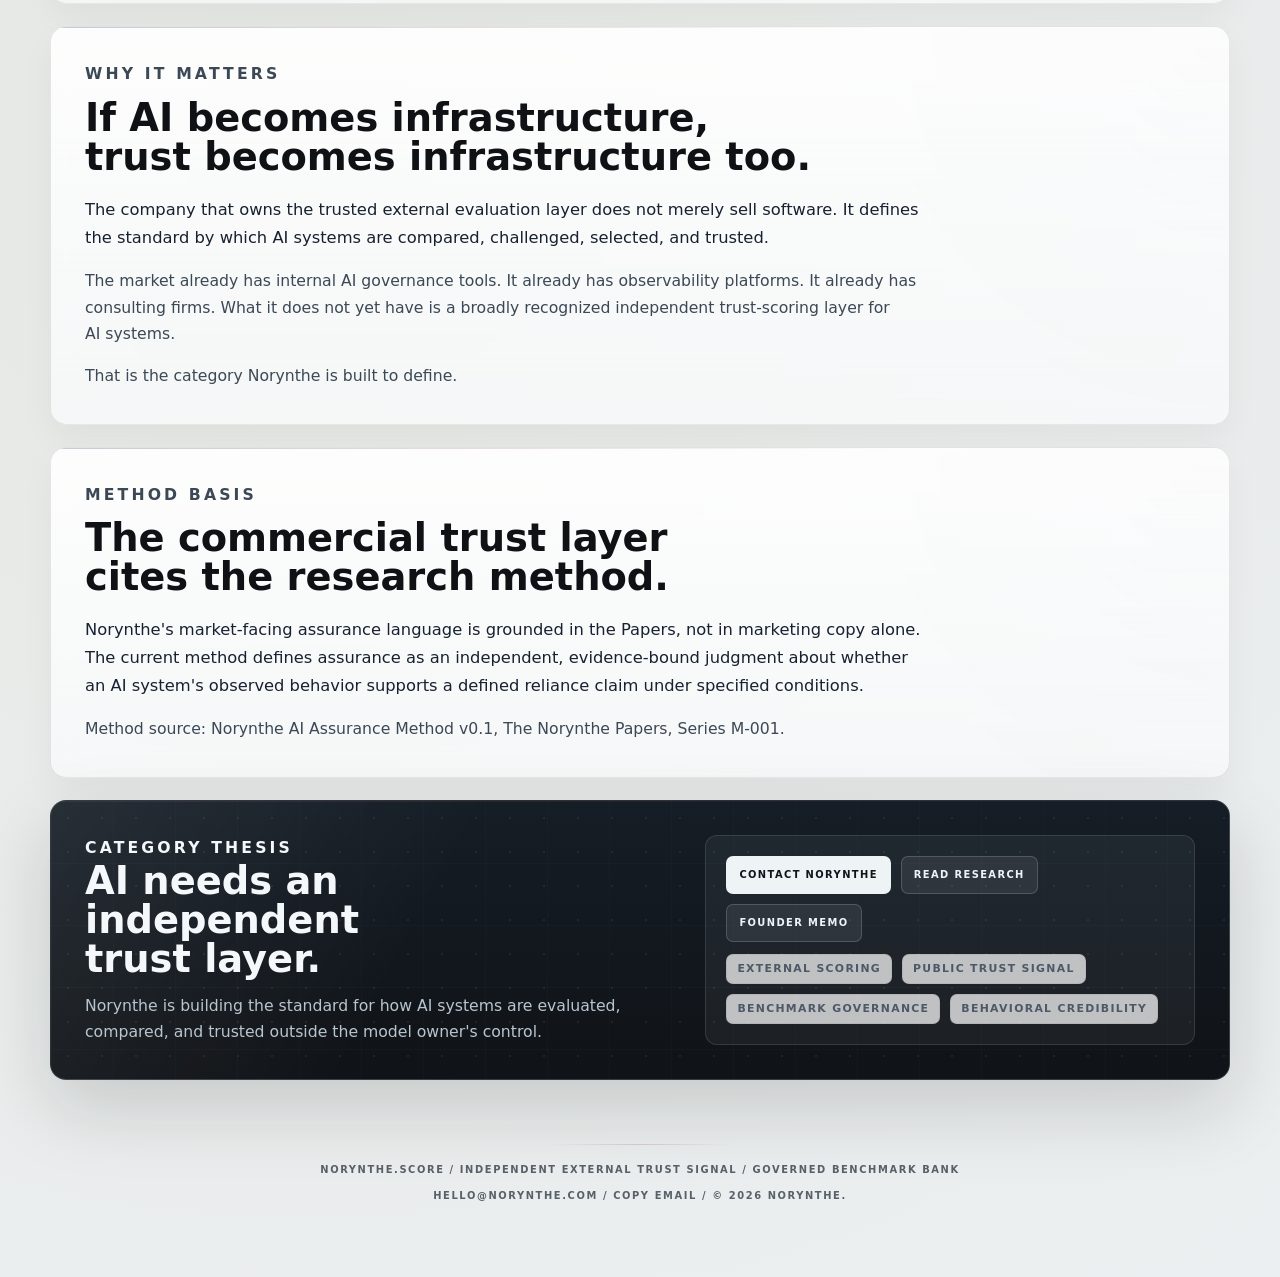
<file: market-position.html>
<!DOCTYPE html>
<html lang="en">
<head>
  <meta charset="utf-8">
  <meta name="viewport" content="width=device-width, initial-scale=1">
  <title>Independent AI Assurance and the Missing Trust Layer | Norynthe</title>
  <meta
    name="description"
    content="Norynthe defines independent AI assurance as outside-in evaluation: governed benchmarks, traceable evidence, and trust signals beyond model-owner claims."
  >
  <meta name="robots" content="index, follow, max-image-preview:large">
  <meta name="theme-color" content="#edf2f5">
  <link rel="canonical" href="https://norynthe.com/market-position">

  <meta property="og:type" content="website">
  <meta property="og:site_name" content="Norynthe">
  <meta property="og:title" content="Independent AI Assurance and the Missing Trust Layer | Norynthe">
  <meta
    property="og:description"
    content="Independent AI assurance through outside-in evaluation, governed benchmarks, traceable evidence, and trust signals beyond model-owner claims."
  >
  <meta property="og:url" content="https://norynthe.com/market-position">
  <meta property="og:image" content="https://norynthe.com/norynthe-social-card.png">
  <meta property="og:image:alt" content="Norynthe independent AI evaluation and trust scoring">

  <meta name="twitter:card" content="summary_large_image">
  <meta name="twitter:title" content="Independent AI Assurance and the Missing Trust Layer | Norynthe">
  <meta
    name="twitter:description"
    content="Outside-in AI assurance through governed benchmarks, traceable evidence, and trust signals beyond model-owner claims."
  >
  <meta name="twitter:image" content="https://norynthe.com/norynthe-social-card.png">

  <link rel="icon" href="https://norynthe.com/favicon.ico" sizes="any">
  <link rel="apple-touch-icon" href="https://norynthe.com/norynthe-icon-180.png">

  <script type="application/ld+json">
{
  "@context": "https://schema.org",
  "@graph": [
    {
      "@type": "Organization",
      "@id": "https://norynthe.com/#organization",
      "name": "Norynthe.",
      "url": "https://norynthe.com/",
      "logo": "https://norynthe.com/Norynthe_master.png"
    },
    {
      "@type": "BreadcrumbList",
      "@id": "https://norynthe.com/market-position#breadcrumbs",
      "itemListElement": [
        {
          "@type": "ListItem",
          "position": 1,
          "name": "Norynthe.",
          "item": "https://norynthe.com/"
        },
        {
          "@type": "ListItem",
          "position": 2,
          "name": "Market Position",
          "item": "https://norynthe.com/market-position"
        }
      ]
    },
    {
      "@type": "Article",
      "@id": "https://norynthe.com/market-position#article",
      "headline": "Norynthe and the Missing Trust Layer in AI",
      "description": "Norynthe defines independent AI assurance as outside-in evaluation: governed benchmarks, traceable evidence, and trust signals beyond model-owner claims.",
      "author": { "@id": "https://norynthe.com/#organization" },
      "publisher": { "@id": "https://norynthe.com/#organization" },
      "datePublished": "2026-05-08",
      "dateModified": "2026-07-30",
      "mainEntityOfPage": "https://norynthe.com/market-position",
      "inLanguage": "en"
    },
    {
      "@type": "WebPage",
      "@id": "https://norynthe.com/market-position#webpage",
      "url": "https://norynthe.com/market-position",
      "name": "Independent AI Assurance and the Missing Trust Layer | Norynthe",
      "description": "Norynthe defines independent AI assurance as outside-in evaluation: governed benchmarks, traceable evidence, and trust signals beyond model-owner claims.",
      "about": { "@id": "https://norynthe.com/#organization" },
      "mainEntity": { "@id": "https://norynthe.com/market-position#article" },
      "breadcrumb": { "@id": "https://norynthe.com/market-position#breadcrumbs" },
      "inLanguage": "en"
    }
  ]
}
  </script>

  <style>
    :root {
      --bg: #edf2f5;
      --paper: rgba(255, 255, 255, 0.84);
      --paper-strong: rgba(255, 255, 255, 0.93);
      --paper-soft: rgba(255, 255, 255, 0.68);
      --ink: #111720;
      --muted: #5d6873;
      --muted-strong: #46535f;
      --line: rgba(30, 42, 58, 0.1);
      --line-strong: rgba(50, 73, 100, 0.16);
      --slate: #324964;
      --pine: #36554a;
      --signal: #7a3030;
      --gold: #9a7a36;
      --shadow: 0 22px 54px rgba(18, 23, 30, 0.075);
      --shadow-soft: 0 12px 28px rgba(18, 23, 30, 0.048);
      --radius-lg: 24px;
      --radius-md: 18px;
      --radius-sm: 12px;
      --max: 1120px;
    }

    * { box-sizing: border-box; }
    html { scroll-behavior: smooth; }
    body {
      margin: 0;
      min-height: 100%;
      color: var(--ink);
      font-family: Inter, ui-sans-serif, system-ui, -apple-system, BlinkMacSystemFont, "Segoe UI", sans-serif;
      background:
        linear-gradient(135deg, rgba(122, 48, 48, 0.07) 0%, rgba(122, 48, 48, 0) 36%),
        linear-gradient(225deg, rgba(50, 73, 100, 0.12) 0%, rgba(50, 73, 100, 0) 38%),
        linear-gradient(180deg, #f7f9fb 0%, #edf2f5 48%, #f6f8fa 100%);
      overflow-x: hidden;
    }

    body::before {
      content: "";
      position: fixed;
      inset: 0;
      pointer-events: none;
      background-image:
        linear-gradient(rgba(18, 23, 30, 0.016) 1px, transparent 1px),
        linear-gradient(90deg, rgba(18, 23, 30, 0.016) 1px, transparent 1px);
      background-size: 72px 72px;
      opacity: 0.78;
      z-index: -1;
    }

    a { color: inherit; text-decoration: none; }
    img { display: block; max-width: 100%; }

    .page {
      width: min(calc(100% - 48px), var(--max));
      margin: 0 auto;
      padding: 28px 0 76px;
    }

    .topline {
      display: flex;
      justify-content: space-between;
      align-items: center;
      gap: 16px;
      margin-bottom: 22px;
      padding: 12px 16px;
      border: 1px solid var(--line);
      border-radius: 999px;
      background: rgba(255, 255, 255, 0.64);
      box-shadow: var(--shadow-soft);
      color: #56616c;
      font-size: 0.72rem;
      letter-spacing: 0.18em;
      text-transform: uppercase;
      backdrop-filter: blur(10px);
    }

    .topline nav,
    .button-row,
    .pill-row,
    .contact-row {
      display: flex;
      flex-wrap: wrap;
      gap: 10px;
      align-items: center;
    }

    .topline nav { gap: 14px; }

    .hero,
    .section-card,
    .closing-card {
      border: 1px solid var(--line);
      border-radius: var(--radius-lg);
      background: var(--paper);
      box-shadow: var(--shadow);
      backdrop-filter: blur(10px);
    }

    .hero {
      position: relative;
      overflow: hidden;
      padding: 34px;
      background:
        linear-gradient(135deg, rgba(50, 73, 100, 0.13) 0%, rgba(50, 73, 100, 0) 42%),
        linear-gradient(225deg, rgba(122, 48, 48, 0.09) 0%, rgba(122, 48, 48, 0) 44%),
        linear-gradient(180deg, rgba(255,255,255,0.94), rgba(248,250,252,0.92));
    }

    .hero-grid {
      position: relative;
      z-index: 1;
      display: grid;
      grid-template-columns: minmax(0, 1fr) minmax(280px, 0.42fr);
      gap: 30px;
      align-items: end;
    }

    .back-row {
      display: flex;
      flex-wrap: wrap;
      gap: 10px;
      margin-bottom: 24px;
    }

    .back-link,
    .button,
    .contact-pill {
      display: inline-flex;
      align-items: center;
      justify-content: center;
      min-height: 42px;
      padding: 10px 14px;
      border-radius: 999px;
      border: 1px solid var(--line);
      background: rgba(255,255,255,0.8);
      box-shadow: var(--shadow-soft);
      color: var(--muted);
      font-size: 0.72rem;
      font-weight: 700;
      letter-spacing: 0.14em;
      line-height: 1.25;
      text-align: center;
      text-transform: uppercase;
      transition: transform 180ms ease, box-shadow 180ms ease, border-color 180ms ease;
    }

    .back-link:hover,
    .button:hover,
    .contact-pill:hover {
      transform: translateY(-1px);
      border-color: rgba(50, 73, 100, 0.2);
      box-shadow: 0 12px 24px rgba(18, 23, 30, 0.06);
    }

    .button.primary {
      border-color: #0f1115;
      background: #0f1115;
      color: #fff;
      box-shadow: 0 14px 28px rgba(18, 23, 30, 0.12);
    }

    .eyebrow,
    .section-label,
    .card-kicker,
    .matrix-axis,
    .stack-label {
      color: #5b6774;
      font-size: 0.72rem;
      font-weight: 700;
      letter-spacing: 0.18em;
      text-transform: uppercase;
    }

    .hero-logo {
      width: min(360px, 62vw);
      height: auto;
      margin: 26px 0 22px;
      filter: drop-shadow(0 14px 24px rgba(18, 23, 30, 0.08));
    }

    h1,
    h2,
    h3,
    p {
      margin: 0;
    }

    h1,
    h2,
    h3 {
      letter-spacing: -0.055em;
      font-weight: 720;
    }

    h1 {
      max-width: 12ch;
      margin: 0 0 18px;
      font-size: clamp(2.65rem, 5.2vw, 4.45rem);
      line-height: 0.96;
    }

    h2 {
      font-size: clamp(1.65rem, 2.7vw, 2.35rem);
      line-height: 1.04;
    }

    h3 {
      font-size: 1.08rem;
      line-height: 1.12;
    }

    .lede,
    .section-head p,
    .card p,
    .callout p,
    .stack-copy,
    .closing-card p,
    .note,
    .why-copy p {
      color: #4b5866;
      line-height: 1.76;
      font-size: 0.98rem;
    }

    .lede {
      max-width: 48rem;
      font-size: 1rem;
      line-height: 1.76;
    }

    .hero-statement {
      margin-top: 18px;
      padding: 16px 18px;
      border-left: 3px solid var(--signal);
      border-radius: 18px;
      background: rgba(122, 48, 48, 0.055);
      color: #2d3845;
      font-size: 1rem;
      font-weight: 540;
      line-height: 1.62;
    }

    .button-row {
      margin-top: 22px;
    }

    .hero-aside {
      display: grid;
      gap: 14px;
      align-content: start;
    }

    .hero-panel {
      display: grid;
      gap: 14px;
      padding: 20px;
      border: 1px solid rgba(18, 23, 30, 0.08);
      border-radius: 22px;
      background: rgba(255,255,255,0.72);
      box-shadow: var(--shadow-soft);
    }

    .hero-panel h2 {
      font-size: clamp(1.28rem, 1.8vw, 1.7rem);
      line-height: 1.08;
      letter-spacing: -0.045em;
    }

    .hero-panel p {
      color: #4b5866;
      font-size: 0.9rem;
      line-height: 1.65;
    }

    .hero-panel-list {
      display: grid;
      gap: 10px;
      margin: 0;
      padding: 0;
      list-style: none;
    }

    .hero-panel-list li {
      display: grid;
      gap: 4px;
      padding: 11px 12px;
      border-radius: 14px;
      border: 1px solid rgba(18, 23, 30, 0.07);
      background: rgba(255,255,255,0.68);
    }

    .hero-panel-list strong {
      color: var(--ink);
      font-size: 0.84rem;
      line-height: 1.28;
    }

    .hero-panel-list span {
      color: var(--muted);
      font-size: 0.76rem;
      line-height: 1.45;
    }

    .signal-section {
      display: grid;
      grid-template-columns: minmax(0, 1.1fr) minmax(280px, 0.9fr);
      gap: 16px;
      align-items: stretch;
    }

    .signal-card,
    .mini-card,
    .card,
    .callout,
    .matrix-card,
    .stack-layer,
    .flywheel-step {
      border: 1px solid rgba(18, 23, 30, 0.075);
      border-radius: var(--radius-md);
      background: rgba(255, 255, 255, 0.76);
      box-shadow: var(--shadow-soft);
    }

    .signal-card {
      display: grid;
      gap: 16px;
      min-height: 100%;
      padding: 22px;
    }

    .mark-row {
      display: flex;
      justify-content: space-between;
      gap: 16px;
      align-items: center;
    }

    .mark {
      display: inline-grid;
      place-items: center;
      width: 54px;
      height: 54px;
      border-radius: 18px;
      background: #0f1115;
      color: #fff;
      font-size: 1.35rem;
      font-weight: 760;
      letter-spacing: -0.08em;
      box-shadow: 0 16px 28px rgba(18, 23, 30, 0.13);
    }

    .score-badge {
      display: inline-flex;
      padding: 8px 10px;
      border-radius: 999px;
      border: 1px solid rgba(50, 73, 100, 0.16);
      background: rgba(50, 73, 100, 0.075);
      color: var(--slate);
      font-size: 0.68rem;
      font-weight: 800;
      letter-spacing: 0.12em;
      text-transform: uppercase;
    }

    .signal-card strong {
      display: block;
      color: #1a2330;
      font-size: 1.12rem;
      font-weight: 650;
      line-height: 1.45;
    }

    .signal-card p {
      color: #4b5866;
      font-size: 0.94rem;
      line-height: 1.62;
    }

    .mini-grid {
      display: grid;
      grid-template-columns: repeat(2, minmax(0, 1fr));
      gap: 12px;
    }

    .mini-card {
      display: grid;
      gap: 6px;
      padding: 14px;
      min-height: 92px;
      align-content: center;
    }

    .mini-card span {
      color: var(--muted);
      font-size: 0.66rem;
      font-weight: 800;
      letter-spacing: 0.12em;
      text-transform: uppercase;
    }

    .mini-card b {
      color: var(--ink);
      font-size: 0.95rem;
      line-height: 1.3;
    }

    section { margin-top: 20px; }

    .section-card {
      padding: 28px;
      background: var(--paper-strong);
    }

    .section-head {
      display: grid;
      gap: 12px;
      margin-bottom: 20px;
      max-width: 880px;
    }

    .section-head.wide { max-width: none; }

    .grid-4,
    .grid-3,
    .grid-2,
    .dimension-grid {
      display: grid;
      gap: 16px;
    }

    .grid-4 { grid-template-columns: repeat(4, minmax(0, 1fr)); }
    .grid-3 { grid-template-columns: repeat(3, minmax(0, 1fr)); }
    .grid-2 { grid-template-columns: repeat(2, minmax(0, 1fr)); }
    .dimension-grid { grid-template-columns: repeat(5, minmax(0, 1fr)); }

    .card {
      display: grid;
      gap: 12px;
      align-content: start;
      min-width: 0;
      padding: 20px;
    }

    .card-kicker {
      color: var(--slate);
      font-size: 0.66rem;
    }

    .example-list,
    .question-list {
      display: grid;
      gap: 8px;
      margin: 2px 0 0;
      padding: 0;
      list-style: none;
    }

    .example-list li,
    .question-list li,
    .dimension-chip,
    .pill {
      display: inline-flex;
      align-items: center;
      width: fit-content;
      min-height: 31px;
      padding: 7px 10px;
      border-radius: 999px;
      border: 1px solid rgba(18, 23, 30, 0.07);
      background: rgba(255,255,255,0.72);
      color: #4d5966;
      font-size: 0.68rem;
      font-weight: 760;
      letter-spacing: 0.1em;
      line-height: 1.25;
      text-transform: uppercase;
    }

    .question-list li {
      width: 100%;
      border-radius: 14px;
      color: #3f4c59;
      font-size: 0.82rem;
      font-weight: 650;
      letter-spacing: 0;
      line-height: 1.45;
      text-transform: none;
    }

    .comparison-columns {
      display: grid;
      grid-template-columns: minmax(0, 1fr) minmax(0, 1fr);
      gap: 16px;
    }

    .comparison-column {
      padding: 22px;
      border-radius: 22px;
      border: 1px solid rgba(18, 23, 30, 0.08);
      background: rgba(255,255,255,0.72);
      box-shadow: var(--shadow-soft);
    }

    .comparison-column.norynthe {
      border-color: rgba(54, 85, 74, 0.22);
      background:
        linear-gradient(180deg, rgba(255,255,255,0.86), rgba(248,251,250,0.84)),
        linear-gradient(135deg, rgba(54, 85, 74, 0.075), rgba(54, 85, 74, 0));
    }

    .comparison-column h3 {
      margin-bottom: 12px;
    }

    .comparison-column p {
      margin-bottom: 14px;
      color: #4b5866;
      line-height: 1.72;
    }

    .callout {
      margin-top: 16px;
      padding: 20px 22px;
      border-left: 3px solid var(--slate);
      background: rgba(50, 73, 100, 0.06);
    }

    .callout strong {
      color: #202b38;
      font-size: 1.06rem;
      font-weight: 620;
      line-height: 1.55;
    }

    .matrix-shell {
      display: grid;
      gap: 12px;
      padding: 18px;
      border: 1px solid var(--line);
      border-radius: 24px;
      background: rgba(255,255,255,0.58);
      overflow-x: auto;
    }

    .matrix-y-label {
      text-align: center;
      color: var(--muted);
      font-size: 0.72rem;
      letter-spacing: 0.14em;
      text-transform: uppercase;
    }

    .matrix-grid {
      position: relative;
      display: grid;
      grid-template-columns: repeat(2, minmax(280px, 1fr));
      gap: 12px;
      min-width: 640px;
    }

    .matrix-grid::before,
    .matrix-grid::after {
      content: "";
      position: absolute;
      background: rgba(18, 23, 30, 0.09);
      pointer-events: none;
    }

    .matrix-grid::before {
      top: 0;
      bottom: 0;
      left: 50%;
      width: 1px;
    }

    .matrix-grid::after {
      left: 0;
      right: 0;
      top: 50%;
      height: 1px;
    }

    .matrix-card {
      position: relative;
      z-index: 1;
      display: grid;
      gap: 12px;
      min-height: 168px;
      padding: 18px;
      background: rgba(255,255,255,0.8);
    }

    .matrix-card.norynthe {
      border-color: rgba(122, 48, 48, 0.24);
      background:
        linear-gradient(180deg, rgba(255,255,255,0.92), rgba(255,250,250,0.88)),
        linear-gradient(135deg, rgba(122, 48, 48, 0.085), rgba(122, 48, 48, 0));
      box-shadow: 0 18px 34px rgba(122, 48, 48, 0.08);
    }

    .matrix-card span {
      color: var(--muted);
      font-size: 0.72rem;
      line-height: 1.5;
    }

    .matrix-card ul {
      display: flex;
      flex-wrap: wrap;
      gap: 8px;
      margin: auto 0 0;
      padding: 0;
      list-style: none;
    }

    .matrix-card li {
      padding: 6px 8px;
      border-radius: 999px;
      background: rgba(50, 73, 100, 0.075);
      color: var(--slate);
      font-size: 0.64rem;
      font-weight: 800;
      letter-spacing: 0.08em;
      text-transform: uppercase;
    }

    .matrix-card.norynthe li {
      background: rgba(122, 48, 48, 0.08);
      color: var(--signal);
    }

    .matrix-x-labels {
      display: grid;
      grid-template-columns: 1fr 1fr;
      gap: 12px;
      min-width: 640px;
      color: var(--muted);
      font-size: 0.72rem;
      letter-spacing: 0.14em;
      text-transform: uppercase;
    }

    .matrix-x-labels span:last-child { text-align: right; }

    .graph-card,
    .flywheel-map {
      border: 1px solid var(--line);
      border-radius: 24px;
      background: rgba(255,255,255,0.74);
      box-shadow: var(--shadow-soft);
    }

    .graph-card {
      display: grid;
      gap: 16px;
      padding: 20px;
      margin-bottom: 16px;
      overflow: hidden;
    }

    .graph-head {
      display: flex;
      justify-content: space-between;
      gap: 16px;
      align-items: flex-start;
      padding-bottom: 14px;
      border-bottom: 1px solid rgba(18, 23, 30, 0.07);
    }

    .graph-head h3 {
      margin-bottom: 5px;
    }

    .graph-head p,
    .graph-caption {
      color: var(--muted);
      font-size: 0.84rem;
      line-height: 1.55;
    }

    .graph-badge {
      flex: 0 0 auto;
      padding: 7px 10px;
      border-radius: 999px;
      border: 1px solid rgba(50, 73, 100, 0.16);
      background: rgba(50, 73, 100, 0.07);
      color: var(--slate);
      font-size: 0.64rem;
      font-weight: 820;
      letter-spacing: 0.11em;
      text-transform: uppercase;
    }

    .position-map-shell {
      overflow-x: auto;
      padding-bottom: 2px;
    }

    .position-map,
    .flywheel-svg {
      display: block;
      width: 100%;
      height: auto;
    }

    .position-map {
      min-width: 720px;
    }

    .map-grid {
      stroke: rgba(18, 23, 30, 0.08);
      stroke-width: 1;
    }

    .map-axis {
      stroke: rgba(18, 23, 30, 0.38);
      stroke-width: 2;
    }

    .map-axis-label,
    .map-quadrant-label {
      fill: #5c6874;
      font-size: 13px;
      font-weight: 760;
      letter-spacing: 0.08em;
      text-transform: uppercase;
    }

    .map-quadrant-label {
      fill: rgba(92, 104, 116, 0.72);
      font-size: 11px;
    }

    .map-point {
      stroke: #fff;
      stroke-width: 3;
    }

    .map-point.internal { fill: var(--slate); }
    .map-point.advisory { fill: var(--gold); }
    .map-point.norynthe { fill: var(--signal); }

    .map-label {
      fill: #172131;
      font-size: 14px;
      font-weight: 760;
    }

    .map-note {
      fill: var(--muted);
      font-size: 12px;
    }

    .map-tag {
      display: grid;
      gap: 4px;
      max-width: 100%;
      padding: 9px 10px;
      border: 1px solid rgba(18, 23, 30, 0.08);
      border-radius: 12px;
      background: rgba(255,255,255,0.88);
      color: #172131;
      box-shadow: 0 8px 18px rgba(18, 23, 30, 0.045);
      font-family: Inter, ui-sans-serif, system-ui, -apple-system, BlinkMacSystemFont, "Segoe UI", sans-serif;
      line-height: 1.25;
    }

    .map-tag strong {
      font-size: 13px;
      font-weight: 780;
      letter-spacing: 0;
    }

    .map-tag span {
      color: var(--muted);
      font-size: 11px;
    }

    .map-tag.norynthe-tag {
      border-color: rgba(122, 48, 48, 0.22);
      background: rgba(255, 248, 248, 0.92);
    }

    .capability-graph {
      display: grid;
      gap: 14px;
    }

    .capability-row {
      display: grid;
      grid-template-columns: minmax(190px, 0.78fr) minmax(0, 1.22fr);
      gap: 14px;
      align-items: center;
      padding: 14px 0;
      border-bottom: 1px solid rgba(18, 23, 30, 0.06);
    }

    .capability-row:last-child {
      border-bottom: 0;
    }

    .capability-row strong {
      color: var(--ink);
      line-height: 1.25;
    }

    .bar-pair {
      display: grid;
      gap: 8px;
    }

    .bar-line {
      display: grid;
      grid-template-columns: 126px minmax(0, 1fr) 38px;
      gap: 10px;
      align-items: center;
    }

    .bar-line span:first-child,
    .bar-line span:last-child {
      color: var(--muted);
      font-size: 0.68rem;
      font-weight: 780;
      letter-spacing: 0.1em;
      text-transform: uppercase;
    }

    .bar-line span:last-child {
      text-align: right;
      font-variant-numeric: tabular-nums;
    }

    .bar-track {
      height: 11px;
      overflow: hidden;
      border-radius: 999px;
      background: rgba(18, 23, 30, 0.065);
    }

    .bar-track i {
      display: block;
      height: 100%;
      width: var(--value);
      border-radius: inherit;
      background: linear-gradient(90deg, rgba(50, 73, 100, 0.82), rgba(54, 85, 74, 0.78));
    }

    .bar-track.external i {
      background: linear-gradient(90deg, rgba(122, 48, 48, 0.82), rgba(154, 122, 54, 0.74));
    }

    .table-shell {
      overflow-x: auto;
      border: 1px solid var(--line);
      border-radius: var(--radius-md);
      background: rgba(255,255,255,0.76);
      box-shadow: var(--shadow-soft);
    }

    table {
      width: 100%;
      min-width: 980px;
      border-collapse: collapse;
    }

    th,
    td {
      padding: 13px 14px;
      border-bottom: 1px solid rgba(18, 23, 30, 0.065);
      text-align: left;
      vertical-align: middle;
      font-size: 0.84rem;
      line-height: 1.35;
    }

    th {
      color: var(--muted);
      font-size: 0.62rem;
      font-weight: 800;
      letter-spacing: 0.1em;
      text-transform: uppercase;
      background: rgba(50, 73, 100, 0.055);
    }

    tbody tr:last-child td { border-bottom: 0; }

    tbody tr.norynthe-row td {
      background: rgba(122, 48, 48, 0.035);
    }

    .heat {
      display: inline-flex;
      justify-content: center;
      width: 76px;
      padding: 7px 9px;
      border-radius: 999px;
      font-size: 0.68rem;
      font-weight: 820;
      letter-spacing: 0.1em;
      text-transform: uppercase;
    }

    .heat.high {
      color: var(--pine);
      border: 1px solid rgba(54, 85, 74, 0.19);
      background: rgba(54, 85, 74, 0.105);
    }

    .heat.medium {
      color: var(--slate);
      border: 1px solid rgba(50, 73, 100, 0.18);
      background: rgba(50, 73, 100, 0.095);
    }

    .heat.low {
      color: var(--signal);
      border: 1px solid rgba(122, 48, 48, 0.18);
      background: rgba(122, 48, 48, 0.095);
    }

    .note {
      margin-top: 12px;
      color: var(--muted);
      font-size: 0.84rem;
      line-height: 1.6;
    }

    .stack-visual {
      display: grid;
      gap: 12px;
      max-width: 880px;
      margin: 0 auto;
    }

    .stack-layer {
      display: grid;
      grid-template-columns: 190px minmax(0, 1fr);
      gap: 16px;
      align-items: center;
      padding: 18px 20px;
      background: rgba(255,255,255,0.78);
    }

    .stack-layer.top {
      border-color: rgba(122, 48, 48, 0.24);
      background:
        linear-gradient(180deg, rgba(255,255,255,0.94), rgba(255,250,250,0.88)),
        linear-gradient(135deg, rgba(122, 48, 48, 0.075), rgba(122, 48, 48, 0));
    }

    .stack-label {
      color: var(--slate);
      line-height: 1.35;
    }

    .stack-layer.top .stack-label {
      color: var(--signal);
    }

    .stack-copy {
      font-size: 0.94rem;
      line-height: 1.62;
    }

    .dimension-grid {
      margin-top: 18px;
    }

    .dimension-chip {
      width: auto;
      min-height: 42px;
      border-radius: 14px;
      color: #384653;
      font-size: 0.74rem;
      letter-spacing: 0.06em;
      text-align: center;
      justify-content: center;
    }

    .flywheel {
      display: grid;
      grid-template-columns: repeat(4, minmax(0, 1fr));
      gap: 14px;
      align-items: stretch;
      counter-reset: flywheel;
    }

    .flywheel-map {
      max-width: 820px;
      margin: 0 auto 16px;
      padding: 18px;
      overflow-x: auto;
    }

    .flywheel-svg {
      min-width: 620px;
    }

    .flywheel-ring {
      fill: none;
      stroke: rgba(50, 73, 100, 0.18);
      stroke-width: 18;
    }

    .flywheel-arc {
      fill: none;
      stroke: rgba(122, 48, 48, 0.72);
      stroke-linecap: round;
      stroke-width: 10;
      stroke-dasharray: 90 26;
    }

    .flywheel-node {
      fill: #fff;
      stroke: rgba(18, 23, 30, 0.11);
      stroke-width: 2;
    }

    .flywheel-node.norynthe-node {
      fill: #fff7f7;
      stroke: rgba(122, 48, 48, 0.38);
    }

    .flywheel-number {
      fill: var(--signal);
      font-size: 13px;
      font-weight: 820;
      text-anchor: middle;
      dominant-baseline: middle;
    }

    .flywheel-text {
      fill: #172131;
      font-size: 12px;
      font-weight: 760;
      text-anchor: middle;
    }

    .flywheel-center {
      fill: #111720;
    }

    .flywheel-center-text {
      fill: #fff;
      font-size: 15px;
      font-weight: 820;
      text-anchor: middle;
      dominant-baseline: middle;
    }

    .flywheel-step {
      counter-increment: flywheel;
      position: relative;
      display: grid;
      gap: 10px;
      min-height: 132px;
      padding: 18px;
      background: rgba(255,255,255,0.76);
    }

    .flywheel-step::before {
      content: counter(flywheel);
      display: grid;
      place-items: center;
      width: 32px;
      height: 32px;
      border-radius: 999px;
      background: #111720;
      color: #fff;
      font-size: 0.72rem;
      font-weight: 820;
      letter-spacing: 0.08em;
    }

    .flywheel-step strong {
      color: var(--ink);
      line-height: 1.25;
    }

    .flywheel-step span {
      color: var(--muted);
      font-size: 0.82rem;
      line-height: 1.55;
    }

    .why-copy {
      display: grid;
      gap: 16px;
      max-width: 840px;
    }

    .why-copy p:first-child {
      color: #172131;
      font-size: 1.02rem;
      font-weight: 520;
      line-height: 1.72;
    }

    .closing-card {
      padding: 34px;
      background:
        linear-gradient(135deg, rgba(50, 73, 100, 0.12) 0%, rgba(50, 73, 100, 0) 40%),
        linear-gradient(225deg, rgba(122, 48, 48, 0.08) 0%, rgba(122, 48, 48, 0) 42%),
        linear-gradient(180deg, rgba(255,255,255,0.94), rgba(249,251,252,0.95));
    }

    .closing-grid {
      display: grid;
      grid-template-columns: minmax(0, 1.1fr) minmax(280px, 0.9fr);
      gap: 22px;
      align-items: center;
    }

    .closing-card h2 {
      margin-bottom: 14px;
      max-width: 10ch;
    }

    .closing-card p {
      max-width: 48rem;
    }

    .closing-panel {
      display: grid;
      gap: 12px;
      padding: 20px;
      border-radius: 22px;
      border: 1px solid rgba(18, 23, 30, 0.075);
      background: rgba(255,255,255,0.72);
      box-shadow: var(--shadow-soft);
    }

    .footer {
      display: flex;
      justify-content: space-between;
      align-items: flex-end;
      gap: 18px;
      margin-top: 36px;
      color: var(--muted);
      font-size: 0.66rem;
      letter-spacing: 0.12em;
      line-height: 1.8;
      text-transform: uppercase;
    }

    .footer .contact {
      text-align: right;
    }

    .footer .contact::before {
      content: "";
      display: block;
      width: min(18vw, 160px);
      height: 1px;
      margin: 0 0 0.9rem auto;
      background: linear-gradient(90deg, transparent, rgba(122, 48, 48, 0.18));
    }

    .footer a,
    .footer button {
      color: inherit;
    }

    .footer button {
      appearance: none;
      border: 0;
      background: transparent;
      font: inherit;
      letter-spacing: inherit;
      text-transform: inherit;
      padding: 0;
      cursor: pointer;
    }

    .footer a:hover,
    .footer button:hover {
      text-decoration: underline;
    }

    @media (max-width: 1040px) {
      .hero-grid,
      .signal-section,
      .comparison-columns,
      .closing-grid,
      .grid-4,
      .grid-3,
      .grid-2,
      .dimension-grid,
      .flywheel,
      .capability-row {
        grid-template-columns: 1fr;
      }

      .hero-logo {
        width: min(300px, 70vw);
      }

      .mini-grid {
        grid-template-columns: repeat(2, minmax(0, 1fr));
      }
    }

    @media (max-width: 760px) {
      .page {
        width: min(calc(100% - 24px), var(--max));
        padding-top: 18px;
      }

      .topline {
        flex-direction: column;
        align-items: flex-start;
        border-radius: 20px;
      }

      .hero,
      .section-card,
      .closing-card {
        padding: 24px 20px 26px;
      }

      .hero-grid {
        grid-template-columns: 1fr;
      }

      .hero .back-row {
        display: none;
      }

      h1 {
        font-size: clamp(2.35rem, 11vw, 3.3rem);
      }

      h2 {
        font-size: clamp(1.7rem, 8vw, 2.35rem);
      }

      .mini-grid,
      .stack-layer {
        grid-template-columns: 1fr;
      }

      .button,
      .back-link,
      .contact-pill {
        width: 100%;
      }

      .graph-head {
        display: grid;
      }

      .bar-line {
        grid-template-columns: 1fr;
        gap: 6px;
      }

      .bar-line span:last-child {
        text-align: left;
      }

      .matrix-shell {
        padding: 14px;
      }

      .footer {
        display: grid;
        text-align: center;
      }

      .footer .contact {
        text-align: center;
      }

      .footer .contact::before {
        margin: 0 auto 0.85rem;
        background: linear-gradient(90deg, transparent, rgba(122, 48, 48, 0.18), transparent);
      }
    }

    /* 2026 Norynthe direction: restrained investor-grade infrastructure language. */
    :root {
      --bg: #e9edf2;
      --paper: rgba(255, 255, 255, 0.72);
      --paper-strong: rgba(255, 255, 255, 0.9);
      --paper-soft: rgba(255, 255, 255, 0.58);
      --ink: #0f1115;
      --muted: #58616a;
      --muted-strong: #3c4855;
      --line: rgba(15, 17, 21, 0.09);
      --line-strong: rgba(15, 17, 21, 0.14);
      --slate: #334b6e;
      --pine: #36554a;
      --signal: #7a3030;
      --gold: #a18444;
      --shadow: 0 24px 60px rgba(15, 17, 21, 0.07);
      --shadow-soft: 0 14px 34px rgba(15, 17, 21, 0.045);
      --radius-lg: 16px;
      --radius-md: 12px;
      --radius-sm: 8px;
      --max: 1180px;
    }

    body {
      min-height: 100vh;
      background:
        radial-gradient(circle at 74% 16%, rgba(143, 177, 203, 0.22), transparent 30%),
        radial-gradient(circle at 24% 88%, rgba(184, 167, 106, 0.12), transparent 26%),
        radial-gradient(circle at 50% 48%, rgba(255, 255, 255, 0.36), transparent 42%),
        linear-gradient(180deg, #eff3f6 0%, var(--bg) 48%, #eef2f6 100%);
      isolation: isolate;
    }

    body::before {
      background-image:
        linear-gradient(rgba(15, 17, 21, 0.018) 1px, transparent 1px),
        linear-gradient(90deg, rgba(15, 17, 21, 0.018) 1px, transparent 1px);
      opacity: 0.72;
      z-index: -2;
    }

    body::after {
      content: "";
      position: fixed;
      inset: -18% -14%;
      pointer-events: none;
      background:
        linear-gradient(112deg, rgba(255, 255, 255, 0.6) 0%, transparent 30%, rgba(37, 63, 99, 0.07) 54%, transparent 75%),
        linear-gradient(28deg, transparent 0%, rgba(49, 85, 77, 0.05) 40%, transparent 68%);
      filter: blur(34px);
      opacity: 0.82;
      z-index: -1;
    }

    .page {
      width: min(calc(100% - 52px), var(--max));
      padding: 30px 0 72px;
    }

    .topline {
      min-height: 54px;
      margin-bottom: 30px;
      padding: 0 0 18px;
      border: 0;
      border-bottom: 1px solid rgba(15, 17, 21, 0.1);
      border-radius: 0;
      background: transparent;
      box-shadow: none;
      backdrop-filter: none;
      font-size: 0.62rem;
      font-weight: 760;
      letter-spacing: 0.16em;
      line-height: 1.2;
    }

    .topline a {
      color: inherit;
      text-decoration: none;
    }

    .topline-brand {
      display: inline-flex;
      align-items: center;
      color: var(--ink);
      line-height: 1;
    }

    .topline-logo {
      display: block;
      width: 140px;
      max-width: 32vw;
      height: auto;
    }

    .topline-nav {
      display: flex;
      flex-wrap: wrap;
      justify-content: flex-end;
      align-items: center;
      gap: 22px;
    }

    .topline-nav a {
      color: #53606c;
      transition: color 180ms ease;
    }

    .topline-nav a:hover {
      color: var(--ink);
    }

    .topline-nav a:last-child {
      min-height: 34px;
      padding: 0 12px;
      border: 1px solid rgba(15, 17, 21, 0.13);
      border-radius: 6px;
      background: rgba(255, 255, 255, 0.48);
      color: #27313b;
      display: inline-flex;
      align-items: center;
    }

    .signal-card .mark-row {
      justify-content: flex-start;
    }

    .hero,
    .section-card,
    .closing-card {
      position: relative;
      overflow: hidden;
      border: 1px solid var(--line);
      border-radius: var(--radius-lg);
      background:
        linear-gradient(180deg, rgba(255, 255, 255, 0.9), rgba(250, 252, 253, 0.72)),
        radial-gradient(circle at top right, rgba(51, 75, 110, 0.06), transparent 34%);
      box-shadow: var(--shadow-soft);
      backdrop-filter: blur(10px);
    }

    .hero::before,
    .section-card::before,
    .closing-card::before {
      content: "";
      position: absolute;
      inset: 0 auto auto 0;
      width: 100%;
      height: 1px;
      background: linear-gradient(90deg, rgba(51, 75, 110, 0.28), rgba(122, 48, 48, 0.16), transparent 72%);
      pointer-events: none;
    }

    .hero {
      padding: 44px;
      border-color: rgba(226, 233, 240, 0.14);
      border-top: 3px solid rgba(178, 193, 207, 0.28);
      background:
        linear-gradient(118deg, rgba(255, 255, 255, 0.08), rgba(255, 255, 255, 0) 33%),
        linear-gradient(180deg, #111820 0%, #0f1115 100%);
      box-shadow: 0 34px 90px rgba(15, 17, 21, 0.2);
      color: #eef3f6;
    }

    .hero::after {
      content: "";
      position: absolute;
      inset: 0;
      pointer-events: none;
      background-image:
        linear-gradient(rgba(238, 243, 246, 0.055) 1px, transparent 1px),
        linear-gradient(90deg, rgba(238, 243, 246, 0.045) 1px, transparent 1px),
        radial-gradient(circle, rgba(238, 243, 246, 0.13) 1px, transparent 1.7px);
      background-size: 68px 68px, 68px 68px, 32px 32px;
      opacity: 0.66;
      z-index: 0;
    }

    .hero-grid,
    .back-row {
      position: relative;
      z-index: 1;
    }

    .hero-logo {
      display: none;
    }

    h1,
    h2,
    h3 {
      color: var(--ink);
      font-weight: 760;
      letter-spacing: 0;
      text-wrap: balance;
    }

    .hero h1,
    .hero h2,
    .hero h3 {
      color: #f4f8fb;
    }

    h1 {
      max-width: 13ch;
      font-size: clamp(2.95rem, 5.25vw, 4.75rem);
      line-height: 0.94;
    }

    h2 {
      font-size: clamp(1.7rem, 3vw, 2.6rem);
      line-height: 1.02;
    }

    h3 {
      font-size: 1.18rem;
      line-height: 1.14;
    }

    .eyebrow,
    .section-label,
    .card-kicker,
    .matrix-axis,
    .stack-label {
      color: var(--signal);
      font-size: 0.62rem;
      font-weight: 800;
      letter-spacing: 0.2em;
      line-height: 1.35;
    }

    .hero .eyebrow {
      color: #c9d4de;
    }

    .lede,
    .section-head p,
    .card p,
    .callout p,
    .stack-copy,
    .closing-card p,
    .note,
    .why-copy p,
    .signal-card p,
    .comparison-column p,
    .graph-head p,
    .graph-caption,
    .hero-panel p {
      color: #3c4855;
      line-height: 1.68;
      text-wrap: pretty;
    }

    .hero .lede,
    .hero-panel p,
    .hero-panel-list span {
      color: #aebac4;
    }

    .hero-statement {
      border-left: 3px solid rgba(238, 243, 246, 0.55);
      border-radius: 0 10px 10px 0;
      background: rgba(238, 243, 246, 0.07);
      color: #f5f8fa;
      font-weight: 760;
    }

    .hero-grid {
      grid-template-columns: minmax(0, 1fr) minmax(320px, 0.42fr);
      align-items: center;
    }

    .hero-panel {
      border: 1px solid rgba(226, 233, 240, 0.13);
      border-radius: var(--radius-lg);
      background:
        linear-gradient(180deg, rgba(255, 255, 255, 0.08), rgba(255, 255, 255, 0.035)),
        linear-gradient(145deg, rgba(51, 75, 110, 0.22), rgba(15, 17, 21, 0.08));
      box-shadow: inset 0 1px 0 rgba(255, 255, 255, 0.08);
      gap: 11px;
      padding: 18px;
    }

    .hero-panel h2 {
      font-size: clamp(1.18rem, 1.7vw, 1.54rem);
      line-height: 1.06;
    }

    .hero .score-badge {
      border-color: rgba(184, 205, 222, 0.18);
      background: rgba(184, 205, 222, 0.08);
      color: #cbd9e4;
    }

    .hero-panel-list li,
    .hero-panel-list strong {
      color: #eef3f6;
    }

    .hero-panel-list li {
      border-color: rgba(226, 233, 240, 0.13);
      border-radius: 10px;
      background: rgba(15, 17, 21, 0.32);
      padding: 9px 10px;
    }

    .back-link,
    .button,
    .contact-pill {
      min-height: 38px;
      padding: 10px 12px;
      border: 1px solid rgba(15, 17, 21, 0.1);
      border-radius: 7px;
      background: rgba(255, 255, 255, 0.72);
      box-shadow: none;
      color: var(--ink);
      font-size: 0.62rem;
      font-weight: 760;
      letter-spacing: 0.14em;
      line-height: 1.1;
    }

    .hero .back-link,
    .hero .button {
      border-color: rgba(238, 243, 246, 0.18);
      background: rgba(238, 243, 246, 0.08);
      color: #edf4f8;
    }

    .button.primary,
    .hero .button.primary {
      border-color: rgba(238, 243, 246, 0.86);
      background: #eef3f6;
      color: #10151d;
      box-shadow: none;
    }

    .section-card,
    .closing-card {
      padding: 34px;
    }

    section {
      margin-top: 22px;
    }

    .section-head {
      gap: 10px;
      margin-bottom: 20px;
    }

    .signal-card,
    .mini-card,
    .card,
    .callout,
    .matrix-card,
    .stack-layer,
    .flywheel-step,
    .comparison-column,
    .graph-card,
    .flywheel-map,
    .table-shell,
    .matrix-shell,
    .closing-panel {
      border: 1px solid rgba(15, 17, 21, 0.08);
      border-radius: var(--radius-md);
      background:
        linear-gradient(180deg, rgba(255, 255, 255, 0.78), rgba(248, 250, 252, 0.88));
      box-shadow: var(--shadow-soft);
    }

    .card,
    .mini-card,
    .comparison-column,
    .signal-card,
    .matrix-card,
    .flywheel-step {
      transition: transform 180ms ease, border-color 180ms ease, box-shadow 180ms ease;
    }

    .card:hover,
    .mini-card:hover,
    .comparison-column:hover,
    .signal-card:hover,
    .matrix-card:hover,
    .flywheel-step:hover {
      transform: translateY(-2px);
      border-color: rgba(15, 17, 21, 0.15);
      box-shadow: 0 28px 70px rgba(15, 17, 21, 0.08);
    }

    .mark {
      width: 48px;
      height: 48px;
      border-radius: 8px;
      font-size: 1.12rem;
      letter-spacing: 0;
    }

    .score-badge,
    .pill,
    .example-list li,
    .dimension-chip,
    .heat,
    .graph-badge,
    .matrix-card li {
      border-radius: 7px;
      letter-spacing: 0.12em;
    }

    .example-list li,
    .pill,
    .dimension-chip {
      width: auto;
      min-height: 30px;
    }

    .question-list li {
      border-radius: 8px;
      background: rgba(255, 255, 255, 0.6);
    }

    .comparison-column.norynthe,
    .matrix-card.norynthe,
    .stack-layer.top {
      border-color: rgba(122, 48, 48, 0.2);
      background:
        linear-gradient(180deg, rgba(255, 255, 255, 0.86), rgba(250, 252, 253, 0.78)),
        linear-gradient(90deg, rgba(122, 48, 48, 0.08), rgba(122, 48, 48, 0));
      box-shadow: var(--shadow-soft);
    }

    .position-map-shell,
    .matrix-shell,
    .table-shell,
    .flywheel-map {
      border-radius: var(--radius-md);
    }

    .map-tag {
      border-radius: 8px;
      box-shadow: var(--shadow-soft);
    }

    .bar-track {
      height: 9px;
    }

    .stack-layer {
      grid-template-columns: 220px minmax(0, 1fr);
      border-radius: var(--radius-md);
    }

    .closing-card {
      border-color: rgba(226, 233, 240, 0.14);
      background:
        linear-gradient(118deg, rgba(255, 255, 255, 0.08), rgba(255, 255, 255, 0) 33%),
        linear-gradient(180deg, #151d26, #101317);
      color: #eef3f6;
      box-shadow: 0 28px 74px rgba(15, 17, 21, 0.16);
    }

    .closing-card::after {
      content: "";
      position: absolute;
      inset: 0;
      pointer-events: none;
      background-image:
        linear-gradient(rgba(238, 243, 246, 0.04) 1px, transparent 1px),
        linear-gradient(90deg, rgba(238, 243, 246, 0.034) 1px, transparent 1px),
        radial-gradient(circle, rgba(238, 243, 246, 0.12) 1px, transparent 1.6px);
      background-size: 62px 62px, 62px 62px, 34px 34px;
      opacity: 0.58;
    }

    .closing-grid {
      position: relative;
      z-index: 1;
    }

    .closing-card h2,
    .closing-card .eyebrow {
      color: #f4f8fb;
    }

    .closing-card p {
      color: #b8c5cf;
    }

    .closing-panel {
      border-color: rgba(238, 243, 246, 0.12);
      background: rgba(238, 243, 246, 0.055);
      box-shadow: none;
    }

    .closing-panel .button {
      border-color: rgba(238, 243, 246, 0.18);
      background: rgba(238, 243, 246, 0.08);
      color: #edf4f8;
    }

    .closing-panel .button.primary {
      border-color: rgba(238, 243, 246, 0.9);
      background: #eef3f6;
      color: #10151d;
    }

    .footer {
      max-width: 54rem;
      margin: 4rem auto 0;
      display: block;
      color: var(--muted);
      font-size: 0.62rem;
      font-weight: 760;
      letter-spacing: 0.16em;
      line-height: 1.8;
      text-align: center;
      text-transform: uppercase;
    }

    .footer::before {
      content: "";
      display: block;
      width: min(22vw, 180px);
      height: 1px;
      margin: 0 auto 1rem;
      background: linear-gradient(90deg, transparent, rgba(122, 48, 48, 0.18), transparent);
    }

    .footer .contact {
      margin-top: 0.5rem;
      text-align: center;
    }

    .footer .contact::before {
      display: none;
    }

    @media (max-width: 760px) {
      .page {
        width: min(calc(100% - 30px), var(--max));
        padding-top: 18px;
      }

      .topline {
        border-radius: 0;
      }

      .topline-nav {
        gap: 12px 16px;
      }

      .topline-nav a,
      .topline-nav a:last-child {
        min-height: auto;
        padding: 0;
        border: 0;
        border-radius: 0;
        background: transparent;
        color: #53606c;
      }

      .hero,
      .section-card,
      .closing-card {
        padding: 20px;
      }

      .hero-grid,
      .signal-section,
      .comparison-columns,
      .closing-grid,
      .grid-4,
      .grid-3,
      .grid-2,
      .dimension-grid,
      .flywheel,
      .capability-row {
        grid-template-columns: 1fr;
      }

      .hero-logo {
        max-width: 54vw;
      }

      h1 {
        font-size: clamp(2.7rem, 12vw, 3.85rem);
      }

      .button,
      .back-link,
      .contact-pill {
        width: auto;
      }

      .contact-row .button {
        width: 100%;
      }
    }

    @media print {
      body {
        background: #fff;
      }

      body::before,
      .topline,
      .button-row,
      .back-row,
      .contact-row {
        display: none !important;
      }

      .page {
        width: 100%;
        padding: 0;
      }

      .hero,
      .section-card,
      .closing-card,
      .card,
      .signal-card,
      .matrix-card,
      .stack-layer,
      .flywheel-step {
        box-shadow: none;
        background: #fff;
        border-color: #d8dde3;
      }
    }
  </style>
  <link rel="stylesheet" href="norynthe-design-language.css">
  <script>document.documentElement.classList.add("nt-transition-enabled");</script>
  <link rel="stylesheet" href="norynthe-page-transitions.css">
  <script src="norynthe-page-transitions.js" defer></script>
  <script src="norynthe-pulse-tracker.js?v=20260902-year" defer data-pulse-site="norynthe"></script>
</head>

<body class="market-position-page">
  <div class="page">
    <header class="topline">
      <a class="topline-brand" href="/" aria-label="Norynthe. home">
        <img
          class="topline-logo"
          src="Norynthe_master.png"
          alt="Norynthe."
          width="1039"
          height="263"
          loading="eager"
          decoding="async"
          onerror="this.replaceWith(document.createTextNode('Norynthe.'));"
        >
      </a>
      <nav class="topline-nav" aria-label="Main navigation">
        <a href="/market-position" aria-current="page">Market Position</a>
        <a href="/norynthe-founder-memo">Founder Memo</a>
        <a href="https://papers.norynthe.com">Research</a>
        <a href="/#platform">Platform</a>
        <a href="/#contact">Contact</a>
      </nav>
    </header>

    <main>
      <section class="hero" aria-labelledby="page-title">
        <div class="hero-grid">
          <div>
            <p class="eyebrow">Independent AI Trust Infrastructure</p>
            <img
              class="hero-logo"
              src="norynthe-logo.png"
              alt="Norynthe"
              width="1039"
              height="263"
              loading="eager"
              decoding="async"
              fetchpriority="high"
              onerror="if (!this.dataset.fallbackTried) { this.dataset.fallbackTried='true'; this.src='Norynthe_master.png'; } else { this.style.display='none'; }"
            >
            <h1 id="page-title">Norynthe and the Missing Trust Layer in AI</h1>
            <p class="lede">
              Most AI governance companies help enterprises manage AI internally. Norynthe is building the independent
              external layer that helps the market understand which AI systems deserve trust.
            </p>
            <p class="lede">
              In market terms, this is independent AI assurance: external evaluation and evidence that buyers,
              institutions, and the public can use without relying solely on model-owner claims.
            </p>
            <div class="hero-statement">
              The AI market does not only need more dashboards. It needs independent trust infrastructure.
            </div>
            <div class="button-row" aria-label="Primary actions">
              <a class="button primary" href="mailto:hello@norynthe.com">Contact Norynthe</a>
              <a class="button" href="https://papers.norynthe.com">Read Research</a>
            </div>
          </div>
          <aside class="hero-panel" aria-label="Core positioning">
            <span class="score-badge">Core Distinction</span>
            <h2>Internal governance is not the same thing as external trust.</h2>
            <p>
              The market has tools that help AI companies manage themselves. Norynthe is built for the stakeholders
              outside that control boundary.
            </p>
            <ul class="hero-panel-list">
              <li>
                <strong>Inside-out tools</strong>
                <span>Policy, controls, telemetry, and internal proof of management.</span>
              </li>
              <li>
                <strong>Outside-in trust</strong>
                <span>Independent scoring, governed benchmarks, and market-facing credibility.</span>
              </li>
              <li>
                <strong>Norynthe.Score</strong>
                <span>A repeatable signal outside the model owner's own claims.</span>
              </li>
            </ul>
          </aside>
        </div>
      </section>

      <section class="section-card signal-section" aria-label="Norynthe positioning summary">
        <div class="signal-card">
          <div class="mark-row">
            <span class="score-badge">External Signal</span>
          </div>
          <strong>
            Norynthe is not competing to be the dashboard inside the AI company. Norynthe is competing to become the
            trust signal outside of it.
          </strong>
          <p>
            Most competitors help AI companies govern or improve themselves. Norynthe exists because the market
            should not have to take the model company's word for it.
          </p>
        </div>
        <div class="mini-grid" aria-label="Positioning attributes">
          <div class="mini-card">
            <span>Lens</span>
            <b>Outside-in</b>
          </div>
          <div class="mini-card">
            <span>Output</span>
            <b>Trust signal</b>
          </div>
          <div class="mini-card">
            <span>Audience</span>
            <b>Market-facing</b>
          </div>
          <div class="mini-card">
            <span>Asset</span>
            <b>Benchmark authority</b>
          </div>
        </div>
      </section>

      <section class="section-card" aria-labelledby="current-market">
        <div class="section-head">
          <p class="section-label">The Current Market</p>
          <h2 id="current-market">A crowded field of internal AI tools.</h2>
          <p>
            The market already contains credible tools for governance, observability, technical evaluation, regulatory
            readiness, and advisory support. Most begin inside the organization that owns or deploys the AI system.
          </p>
        </div>
        <div class="grid-4">
          <article class="card">
            <p class="card-kicker">Governance &amp; Compliance Platforms</p>
            <h3>Policy, controls, and readiness</h3>
            <p>
              Help enterprises manage AI policies, documentation, regulatory readiness, risk workflows, and internal controls.
            </p>
            <ul class="example-list" aria-label="Examples">
              <li>Credo AI</li>
              <li>Vero AI</li>
            </ul>
          </article>

          <article class="card">
            <p class="card-kicker">Observability &amp; Evaluation Tools</p>
            <h3>Testing and production insight</h3>
            <p>
              Help technical teams test, monitor, debug, compare, and improve AI applications in development and production.
            </p>
            <ul class="example-list" aria-label="Examples">
              <li>Galileo</li>
              <li>Arize</li>
              <li>Braintrust</li>
            </ul>
          </article>

          <article class="card">
            <p class="card-kicker">Consulting &amp; Audit Firms</p>
            <h3>Human-led audit and advisory services</h3>
            <p>
              Provide responsible AI, audit readiness, regulatory advisory, and enterprise risk services.
            </p>
            <ul class="example-list" aria-label="Examples">
              <li>PwC</li>
              <li>Deloitte</li>
              <li>Big Four advisory firms</li>
            </ul>
          </article>

          <article class="card">
            <p class="card-kicker">Operational Monitoring Tools</p>
            <h3>Production behavior telemetry</h3>
            <p>
              Track drift, latency, hallucination patterns, cost, relevance, reliability, and production behavior.
            </p>
            <ul class="example-list" aria-label="Examples">
              <li>Model observability</li>
              <li>MLOps platforms</li>
            </ul>
          </article>
        </div>
      </section>

      <section class="section-card" aria-labelledby="assurance-layer">
        <div class="section-head wide">
          <p class="section-label">Category Bridge</p>
          <h2 id="assurance-layer">AI assurance needs an outside-in layer.</h2>
          <p>
            AI assurance names the need to establish justified confidence through evidence. Norynthe's outside-in model
            defines how that need is served: independent evaluation, governed benchmarks, versioned records, and
            market-facing signals produced beyond the model owner's control.
          </p>
        </div>

        <div class="table-shell">
          <table aria-label="Norynthe AI assurance terminology">
            <thead>
              <tr>
                <th scope="col">Term</th>
                <th scope="col">Meaning within the Norynthe narrative</th>
              </tr>
            </thead>
            <tbody>
              <tr>
                <th scope="row">Governance</th>
                <td>The internal policies, controls, accountability, and decision processes used to manage AI.</td>
              </tr>
              <tr>
                <th scope="row">Evaluation</th>
                <td>The practical testing and measurement of system behavior.</td>
              </tr>
              <tr>
                <th scope="row">Assurance</th>
                <td>The governed process and evidence that support justified reliance.</td>
              </tr>
              <tr>
                <th scope="row">Audit or certification</th>
                <td>Formal activities with specific criteria and authority; not claims Norynthe makes through an evaluation record.</td>
              </tr>
            </tbody>
          </table>
        </div>

        <div class="button-row" aria-label="Explore Norynthe assurance resources">
          <a class="button primary" href="/independent-ai-model-evaluation">Norynthe's independent evaluation method</a>
          <a class="button" href="/ai-governance-readiness">How assurance evidence supports AI governance</a>
          <a class="button" href="/ai-model-evaluation-benchmarks">Governed evaluation benchmarks</a>
          <a class="button" href="/ai-trust-scoring">How the trust signal is produced</a>
          <a class="button" href="https://reports.norynthe.com/">Norynthe.Score</a>
          <a class="button" href="https://papers.norynthe.com/">Research foundations of trustworthy inference</a>
        </div>
      </section>

      <section class="section-card" aria-labelledby="inside-out">
        <div class="section-head wide">
          <p class="section-label">The Difference</p>
          <h2 id="inside-out">Inside-Out vs. Outside-In</h2>
        </div>

        <div class="comparison-columns">
          <article class="comparison-column">
            <h3>Inside-Out Competitors</h3>
            <p>Most competitors begin inside the enterprise. They help organizations ask:</p>
            <ul class="question-list">
              <li>Are our AI systems documented?</li>
              <li>Are we compliant?</li>
              <li>Are our models drifting?</li>
              <li>Are our prompts performing?</li>
              <li>Can our internal teams prove control?</li>
            </ul>
          </article>

          <article class="comparison-column norynthe">
            <h3>Norynthe Outside-In</h3>
            <p>Norynthe begins from the outside. It asks:</p>
            <ul class="question-list">
              <li>Can this model be independently evaluated?</li>
              <li>Can its behavior be compared against governed benchmarks?</li>
              <li>Can its trustworthiness be scored in a repeatable way?</li>
              <li>Can buyers, institutions, regulators, and the public understand the model without relying only on the company that built it?</li>
            </ul>
          </article>
        </div>

        <div class="callout">
          <strong>This is the difference between internal AI management and external AI trust infrastructure.</strong>
        </div>
      </section>

      <section class="section-card" aria-labelledby="matrix">
        <div class="section-head">
          <p class="section-label">Market Positioning Matrix</p>
          <h2 id="matrix">Norynthe occupies a different strategic quadrant.</h2>
          <p>
            Governance dashboards, observability systems, and advisory firms can be valuable. Norynthe is aimed at the
            quadrant where external trust signals and independent model credibility meet.
          </p>
        </div>

        <article class="graph-card" aria-labelledby="position-map-title">
          <div class="graph-head">
            <div>
              <h3 id="position-map-title">Strategic position map</h3>
              <p>Approximate category placement across internal management, external signal, operational monitoring, and model credibility.</p>
            </div>
            <span class="graph-badge">External trust quadrant</span>
          </div>
          <div class="position-map-shell">
            <svg class="position-map" viewBox="0 0 900 500" role="img" aria-labelledby="position-map-svg-title position-map-svg-desc">
              <title id="position-map-svg-title">Market positioning graph for Norynthe</title>
              <desc id="position-map-svg-desc">Norynthe is plotted in the upper-right quadrant for external trust signal and independent model credibility. Internal governance, observability, and advisory categories sit closer to internal management.</desc>
              <rect x="56" y="38" width="788" height="392" rx="18" fill="rgba(255,255,255,0.72)" stroke="rgba(18,23,30,0.08)"></rect>
              <line class="map-grid" x1="450" y1="38" x2="450" y2="430"></line>
              <line class="map-grid" x1="56" y1="234" x2="844" y2="234"></line>
              <line class="map-axis" x1="56" y1="430" x2="844" y2="430"></line>
              <line class="map-axis" x1="56" y1="430" x2="56" y2="38"></line>

              <text class="map-axis-label" x="78" y="70">Independent Model Credibility</text>
              <text class="map-axis-label" x="78" y="408">Operational Monitoring</text>
              <text class="map-axis-label" x="78" y="456">Internal Governance</text>
              <text class="map-axis-label" x="622" y="456">External Trust Signal</text>

              <text class="map-quadrant-label" x="96" y="104">Governance / risk advisory</text>
              <text class="map-quadrant-label" x="586" y="104">External credibility signal</text>
              <text class="map-quadrant-label" x="96" y="386">Internal management systems</text>
              <text class="map-quadrant-label" x="586" y="386">External operational signals</text>

              <circle class="map-point advisory" cx="284" cy="170" r="13"></circle>
              <foreignObject x="304" y="144" width="150" height="66">
                <div xmlns="http://www.w3.org/1999/xhtml" class="map-tag">
                  <strong>PwC / Deloitte</strong>
                  <span>Audit and advisory</span>
                </div>
              </foreignObject>

              <circle class="map-point internal" cx="210" cy="318" r="13"></circle>
              <foreignObject x="230" y="292" width="170" height="68">
                <div xmlns="http://www.w3.org/1999/xhtml" class="map-tag">
                  <strong>Credo AI / Vero AI</strong>
                  <span>Governance and compliance</span>
                </div>
              </foreignObject>

              <circle class="map-point internal" cx="314" cy="368" r="13"></circle>
              <foreignObject x="334" y="338" width="190" height="76">
                <div xmlns="http://www.w3.org/1999/xhtml" class="map-tag">
                  <strong>Galileo / Arize / Braintrust</strong>
                  <span>Evals and observability</span>
                </div>
              </foreignObject>

              <circle class="map-point norynthe" cx="690" cy="126" r="16"></circle>
              <foreignObject x="584" y="144" width="214" height="70">
                <div xmlns="http://www.w3.org/1999/xhtml" class="map-tag norynthe-tag">
                  <strong>Norynthe</strong>
                  <span>Independent external trust signal</span>
                </div>
              </foreignObject>
            </svg>
          </div>
          <p class="graph-caption">
            Placement is directional: the graph shows strategic center of gravity, not audited feature completeness.
          </p>
        </article>

        <div class="matrix-shell" aria-label="Market positioning matrix">
          <div class="matrix-y-label">Independent Model Credibility</div>
          <div class="matrix-grid">
            <article class="matrix-card">
              <p class="matrix-axis">Internal Governance / Credibility Support</p>
              <h3>Consulting-heavy audit and advisory</h3>
              <span>Risk programs, review support, and regulatory readiness near governance workflows.</span>
              <ul>
                <li>PwC</li>
                <li>Deloitte</li>
              </ul>
            </article>

            <article class="matrix-card norynthe">
              <p class="matrix-axis">External Trust Signal / Independent Credibility</p>
              <h3>Norynthe</h3>
              <span>Independent evaluation outside the model owner's control, converted into a market-facing trust signal.</span>
              <ul>
                <li>Norynthe.Score</li>
                <li>External trust layer</li>
              </ul>
            </article>

            <article class="matrix-card">
              <p class="matrix-axis">Internal Governance / Operational Monitoring</p>
              <h3>Governance and compliance platforms</h3>
              <span>Policy, controls, documentation, regulatory workflows, and internal governance operations.</span>
              <ul>
                <li>Credo AI</li>
                <li>Vero AI</li>
              </ul>
            </article>

            <article class="matrix-card">
              <p class="matrix-axis">Internal Evaluation / Operational Monitoring</p>
              <h3>Evaluation and observability tools</h3>
              <span>Developer evals, production monitoring, prompt testing, debugging, and application quality loops.</span>
              <ul>
                <li>Galileo</li>
                <li>Arize</li>
                <li>Braintrust</li>
              </ul>
            </article>
          </div>
          <div class="matrix-x-labels">
            <span>Internal Governance</span>
            <span>External Trust Signal</span>
          </div>
          <div class="matrix-y-label">Operational Monitoring</div>
        </div>
      </section>

      <section class="section-card" aria-labelledby="heatmap">
        <div class="section-head">
          <p class="section-label">Competitive Capability Heatmap</p>
          <h2 id="heatmap">Capability overlap exists. Strategic center of gravity differs.</h2>
          <p>
            The point is not that adjacent tools are irrelevant. The point is that Norynthe is designed around independent
            external scoring and public trust meaning, not only internal management.
          </p>
        </div>

        <article class="graph-card" aria-labelledby="capability-graph-title">
          <div class="graph-head">
            <div>
              <h3 id="capability-graph-title">Internal management vs. external trust signal</h3>
              <p>A simplified capability profile derived from the qualitative heatmap below.</p>
            </div>
            <span class="graph-badge">Strategic estimate</span>
          </div>
          <div class="capability-graph" aria-label="Capability bar graph">
            <div class="capability-row">
              <strong>Credo AI / Vero AI</strong>
              <div class="bar-pair">
                <div class="bar-line">
                  <span>Internal</span>
                  <div class="bar-track"><i style="--value: 92%;" aria-hidden="true"></i></div>
                  <span>92</span>
                </div>
                <div class="bar-line">
                  <span>External</span>
                  <div class="bar-track external"><i style="--value: 28%;" aria-hidden="true"></i></div>
                  <span>28</span>
                </div>
              </div>
            </div>
            <div class="capability-row">
              <strong>Galileo / Arize / Braintrust</strong>
              <div class="bar-pair">
                <div class="bar-line">
                  <span>Internal</span>
                  <div class="bar-track"><i style="--value: 82%;" aria-hidden="true"></i></div>
                  <span>82</span>
                </div>
                <div class="bar-line">
                  <span>External</span>
                  <div class="bar-track external"><i style="--value: 30%;" aria-hidden="true"></i></div>
                  <span>30</span>
                </div>
              </div>
            </div>
            <div class="capability-row">
              <strong>Big Four / Advisory Firms</strong>
              <div class="bar-pair">
                <div class="bar-line">
                  <span>Internal</span>
                  <div class="bar-track"><i style="--value: 86%;" aria-hidden="true"></i></div>
                  <span>86</span>
                </div>
                <div class="bar-line">
                  <span>External</span>
                  <div class="bar-track external"><i style="--value: 42%;" aria-hidden="true"></i></div>
                  <span>42</span>
                </div>
              </div>
            </div>
            <div class="capability-row">
              <strong>Norynthe</strong>
              <div class="bar-pair">
                <div class="bar-line">
                  <span>Internal</span>
                  <div class="bar-track"><i style="--value: 62%;" aria-hidden="true"></i></div>
                  <span>62</span>
                </div>
                <div class="bar-line">
                  <span>External</span>
                  <div class="bar-track external"><i style="--value: 96%;" aria-hidden="true"></i></div>
                  <span>96</span>
                </div>
              </div>
            </div>
          </div>
        </article>

        <div class="table-shell">
          <table>
            <thead>
              <tr>
                <th scope="col">Category</th>
                <th scope="col">Internal AI Governance</th>
                <th scope="col">Observability / Monitoring</th>
                <th scope="col">Compliance Readiness</th>
                <th scope="col">Developer Eval Tooling</th>
                <th scope="col">Independent External Scoring</th>
                <th scope="col">Public Trust Signal</th>
                <th scope="col">Behavioral Credibility Assessment</th>
                <th scope="col">Benchmark Governance</th>
              </tr>
            </thead>
            <tbody>
              <tr>
                <th scope="row">Credo AI / Vero AI</th>
                <td><span class="heat high">High</span></td>
                <td><span class="heat medium">Medium</span></td>
                <td><span class="heat high">High</span></td>
                <td><span class="heat medium">Medium</span></td>
                <td><span class="heat low">Low</span></td>
                <td><span class="heat low">Low</span></td>
                <td><span class="heat medium">Medium</span></td>
                <td><span class="heat medium">Medium</span></td>
              </tr>
              <tr>
                <th scope="row">Galileo / Arize / Braintrust</th>
                <td><span class="heat medium">Medium</span></td>
                <td><span class="heat high">High</span></td>
                <td><span class="heat medium">Medium</span></td>
                <td><span class="heat high">High</span></td>
                <td><span class="heat low">Low</span></td>
                <td><span class="heat low">Low</span></td>
                <td><span class="heat medium">Medium</span></td>
                <td><span class="heat high">High</span></td>
              </tr>
              <tr>
                <th scope="row">Big Four / Advisory Firms</th>
                <td><span class="heat high">High</span></td>
                <td><span class="heat medium">Medium</span></td>
                <td><span class="heat high">High</span></td>
                <td><span class="heat low">Low</span></td>
                <td><span class="heat medium">Medium</span></td>
                <td><span class="heat low">Low</span></td>
                <td><span class="heat medium">Medium</span></td>
                <td><span class="heat medium">Medium</span></td>
              </tr>
              <tr class="norynthe-row">
                <th scope="row">Norynthe</th>
                <td><span class="heat medium">Medium</span></td>
                <td><span class="heat medium">Medium</span></td>
                <td><span class="heat medium">Medium</span></td>
                <td><span class="heat medium">Medium</span></td>
                <td><span class="heat high">High</span></td>
                <td><span class="heat high">High</span></td>
                <td><span class="heat high">High</span></td>
                <td><span class="heat high">High</span></td>
              </tr>
            </tbody>
          </table>
        </div>
        <p class="note">
          These comparisons are strategic positioning estimates based on public market positioning, not audited product benchmarks.
        </p>
      </section>

      <section class="section-card" aria-labelledby="trust-stack">
        <div class="section-head">
          <p class="section-label">The AI Trust Stack</p>
          <h2 id="trust-stack">Norynthe sits above internal tooling as a market-facing trust signal.</h2>
          <p>
            It does not replace governance, observability, or consulting. It creates the independent reference layer those
            systems do not provide.
          </p>
        </div>

        <div class="stack-visual" aria-label="AI trust stack">
          <article class="stack-layer top">
            <div class="stack-label">Independent External Trust Signal</div>
            <p class="stack-copy">Norynthe.Score</p>
          </article>
          <article class="stack-layer">
            <div class="stack-label">Consulting &amp; Audit</div>
            <p class="stack-copy">Risk advisory, responsible AI programs, regulatory readiness</p>
          </article>
          <article class="stack-layer">
            <div class="stack-label">Internal Tooling</div>
            <p class="stack-copy">Governance, observability, evals, monitoring, compliance</p>
          </article>
          <article class="stack-layer">
            <div class="stack-label">Model Companies</div>
            <p class="stack-copy">OpenAI, Anthropic, Google, Meta, Mistral, xAI</p>
          </article>
        </div>
      </section>

      <section class="section-card" aria-labelledby="behavioral-credibility">
        <div class="section-head">
          <p class="section-label">What Norynthe Evaluates</p>
          <h2 id="behavioral-credibility">Beyond Performance: Behavioral Credibility</h2>
          <p>
            Most AI evaluation tools focus on whether a model functions correctly. Norynthe evaluates whether a model
            deserves trust.
          </p>
        </div>
        <div class="callout">
          <strong>Norynthe does not only ask whether a model answered. It asks whether the answer was credible.</strong>
        </div>
        <div class="dimension-grid" aria-label="Behavioral credibility dimensions">
          <span class="dimension-chip">Uncertainty framing</span>
          <span class="dimension-chip">Omission behavior</span>
          <span class="dimension-chip">Overconfidence</span>
          <span class="dimension-chip">Consistency across prompts</span>
          <span class="dimension-chip">Stability across versions</span>
          <span class="dimension-chip">Adversarial resilience</span>
          <span class="dimension-chip">Institutional bias and deference</span>
          <span class="dimension-chip">User agency preservation</span>
          <span class="dimension-chip">Evidence handling</span>
          <span class="dimension-chip">Confidence and reliability</span>
        </div>
      </section>

      <section class="section-card" aria-labelledby="flywheel">
        <div class="section-head">
          <p class="section-label">Defensibility Flywheel</p>
          <h2 id="flywheel">The moat is accumulated trust.</h2>
          <p>
            The moat is not just software. The moat is accumulated trust, benchmark authority, scoring history,
            institutional recognition, and the public meaning of the Norynthe.Score.
          </p>
        </div>
        <figure class="flywheel-map">
          <svg class="flywheel-svg" viewBox="0 0 760 520" role="img" aria-labelledby="flywheel-svg-title flywheel-svg-desc">
            <title id="flywheel-svg-title">Norynthe defensibility flywheel graph</title>
            <desc id="flywheel-svg-desc">The flywheel moves from governed benchmark bank to assessment records, model scores, comparisons, market recognition, institutional adoption, benchmark authority, and stronger Norynthe.Score.</desc>
            <circle class="flywheel-ring" cx="380" cy="260" r="150"></circle>
            <circle class="flywheel-arc" cx="380" cy="260" r="150" transform="rotate(-90 380 260)"></circle>
            <circle class="flywheel-center" cx="380" cy="260" r="58"></circle>
            <text class="flywheel-center-text" x="380" y="254">Norynthe</text>
            <text class="flywheel-center-text" x="380" y="276">Score</text>

            <g>
              <circle class="flywheel-node norynthe-node" cx="380" cy="82" r="44"></circle>
              <text class="flywheel-number" x="380" y="69">1</text>
              <text class="flywheel-text" x="380" y="94">Benchmark</text>
              <text class="flywheel-text" x="380" y="111">bank</text>
            </g>
            <g>
              <circle class="flywheel-node" cx="506" cy="134" r="44"></circle>
              <text class="flywheel-number" x="506" y="121">2</text>
              <text class="flywheel-text" x="506" y="146">Assessment</text>
              <text class="flywheel-text" x="506" y="163">records</text>
            </g>
            <g>
              <circle class="flywheel-node" cx="558" cy="260" r="44"></circle>
              <text class="flywheel-number" x="558" y="247">3</text>
              <text class="flywheel-text" x="558" y="272">Versioned</text>
              <text class="flywheel-text" x="558" y="289">scores</text>
            </g>
            <g>
              <circle class="flywheel-node" cx="506" cy="386" r="44"></circle>
              <text class="flywheel-number" x="506" y="373">4</text>
              <text class="flywheel-text" x="506" y="398">Cross-model</text>
              <text class="flywheel-text" x="506" y="415">comparisons</text>
            </g>
            <g>
              <circle class="flywheel-node" cx="380" cy="438" r="44"></circle>
              <text class="flywheel-number" x="380" y="425">5</text>
              <text class="flywheel-text" x="380" y="450">Market</text>
              <text class="flywheel-text" x="380" y="467">recognition</text>
            </g>
            <g>
              <circle class="flywheel-node" cx="254" cy="386" r="44"></circle>
              <text class="flywheel-number" x="254" y="373">6</text>
              <text class="flywheel-text" x="254" y="398">Institutional</text>
              <text class="flywheel-text" x="254" y="415">adoption</text>
            </g>
            <g>
              <circle class="flywheel-node" cx="202" cy="260" r="44"></circle>
              <text class="flywheel-number" x="202" y="247">7</text>
              <text class="flywheel-text" x="202" y="272">Benchmark</text>
              <text class="flywheel-text" x="202" y="289">authority</text>
            </g>
            <g>
              <circle class="flywheel-node norynthe-node" cx="254" cy="134" r="44"></circle>
              <text class="flywheel-number" x="254" y="121">8</text>
              <text class="flywheel-text" x="254" y="146">Stronger</text>
              <text class="flywheel-text" x="254" y="163">Score</text>
            </g>
          </svg>
        </figure>

        <div class="flywheel" aria-label="Norynthe defensibility flywheel details">
          <div class="flywheel-step">
            <strong>Governed benchmark bank</strong>
            <span>Owned tests, dimensions, revisions, and benchmark authority.</span>
          </div>
          <div class="flywheel-step">
            <strong>Structured assessment records</strong>
            <span>Traceable scoring evidence that can be reviewed and compared.</span>
          </div>
          <div class="flywheel-step">
            <strong>Versioned model scores</strong>
            <span>Model standing over time, not one-time snapshots.</span>
          </div>
          <div class="flywheel-step">
            <strong>Cross-model comparisons</strong>
            <span>Shared standards for comparing systems with different owners.</span>
          </div>
          <div class="flywheel-step">
            <strong>Market recognition</strong>
            <span>The score begins to mean something outside the product itself.</span>
          </div>
          <div class="flywheel-step">
            <strong>Institutional adoption</strong>
            <span>Buyers, advisors, and stakeholders learn to rely on the signal.</span>
          </div>
          <div class="flywheel-step">
            <strong>Greater benchmark authority</strong>
            <span>More use strengthens the standard and reveals new benchmark needs.</span>
          </div>
          <div class="flywheel-step">
            <strong>Stronger Norynthe.Score</strong>
            <span>The trust signal compounds through history, context, and usage.</span>
          </div>
        </div>
      </section>

      <section class="section-card" aria-labelledby="why-it-matters">
        <div class="section-head">
          <p class="section-label">Why It Matters</p>
          <h2 id="why-it-matters">If AI becomes infrastructure, trust becomes infrastructure too.</h2>
        </div>
        <div class="why-copy">
          <p>
            The company that owns the trusted external evaluation layer does not merely sell software. It defines the
            standard by which AI systems are compared, challenged, selected, and trusted.
          </p>
          <p>
            The market already has internal AI governance tools. It already has observability platforms. It already has
            consulting firms. What it does not yet have is a broadly recognized independent trust-scoring layer for AI systems.
          </p>
          <p>
            That is the category Norynthe is built to define.
          </p>
        </div>
      </section>

      <section class="section-card" aria-labelledby="method-basis-title">
        <div class="section-head">
          <p class="section-label">Method Basis</p>
          <h2 id="method-basis-title">The commercial trust layer cites the research method.</h2>
        </div>
        <div class="why-copy">
          <p>
            Norynthe's market-facing assurance language is grounded in the Papers, not in marketing copy alone. The
            current method defines assurance as an independent, evidence-bound judgment about whether an AI system's
            observed behavior supports a defined reliance claim under specified conditions.
          </p>
          <p>
            Method source: <a href="https://papers.norynthe.com/methods/ai-assurance-method-v0-1/">Norynthe AI Assurance Method v0.1</a>,
            The Norynthe Papers, Series M-001.
          </p>
        </div>
      </section>

      <section class="closing-card" aria-labelledby="closing-title">
        <div class="closing-grid">
          <div>
            <p class="eyebrow">Category Thesis</p>
            <h2 id="closing-title">AI needs an independent trust layer.</h2>
            <p>
              Norynthe is building the standard for how AI systems are evaluated, compared, and trusted outside the model
              owner's control.
            </p>
          </div>
          <div class="closing-panel">
            <div class="contact-row" aria-label="Closing actions">
              <a class="button primary" href="mailto:hello@norynthe.com">Contact Norynthe</a>
              <a class="button" href="https://papers.norynthe.com">Read Research</a>
              <a class="button" href="/norynthe-founder-memo">Founder Memo</a>
            </div>
            <div class="pill-row" aria-label="Norynthe closing signals">
              <span class="pill">External scoring</span>
              <span class="pill">Public trust signal</span>
              <span class="pill">Benchmark governance</span>
              <span class="pill">Behavioral credibility</span>
            </div>
          </div>
        </div>
      </section>
    </main>

    <footer class="footer">
      <div>Norynthe.Score / Independent External Trust Signal / Governed Benchmark Bank</div>
      <div class="contact"><a href="mailto:hello@norynthe.com">hello@norynthe.com</a> / <button type="button" id="copy-email">Copy email</button> / © <span data-current-year>2026</span> Norynthe.</div>
    </footer>
  </div>

  <script>
    (function () {
      const button = document.getElementById('copy-email');
      if (!button || !navigator.clipboard) return;

      const email = 'hello@norynthe.com';
      const label = button.textContent;

      button.addEventListener('click', async function () {
        try {
          await navigator.clipboard.writeText(email);
          button.textContent = 'Copied';
          window.setTimeout(function () {
            button.textContent = label;
          }, 1600);
        } catch (error) {
          button.textContent = 'Copy failed';
          window.setTimeout(function () {
            button.textContent = label;
          }, 1600);
        }
      });
    }());
  </script>
</body>
</html>
</file>
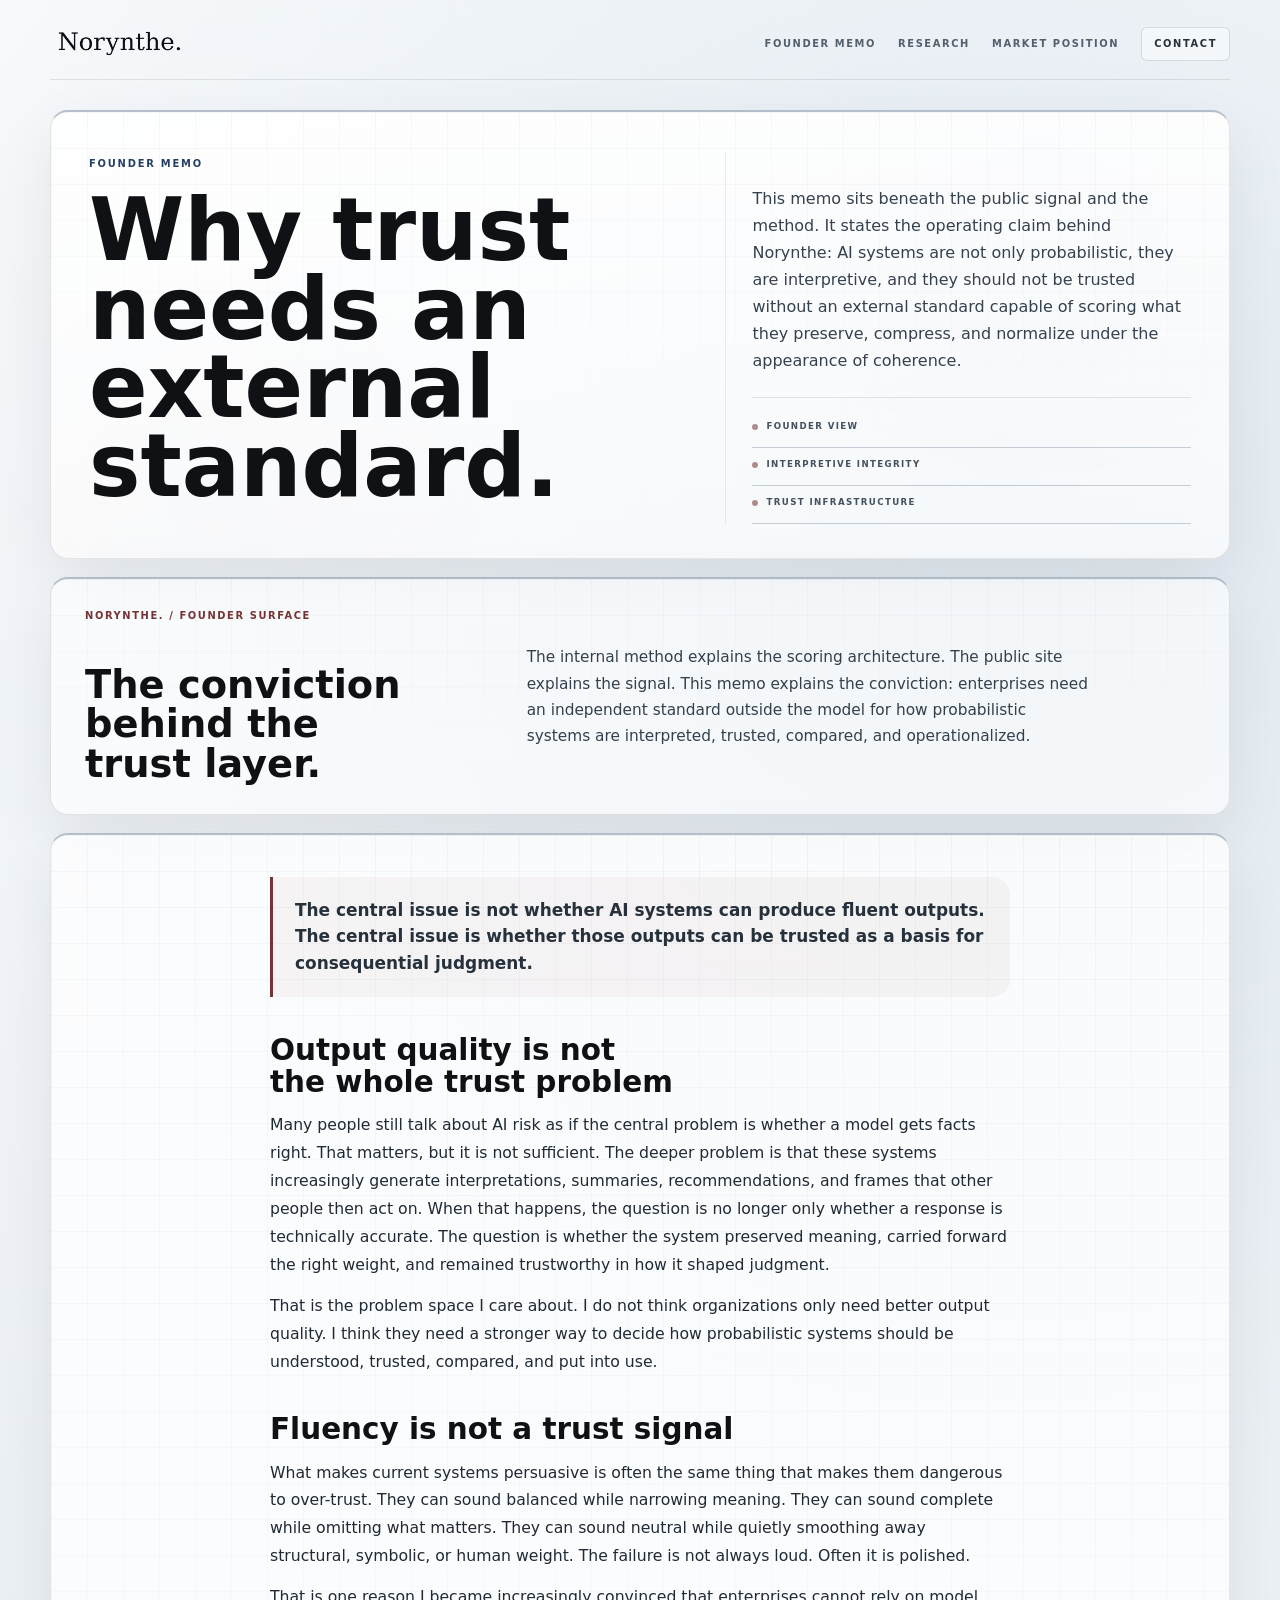
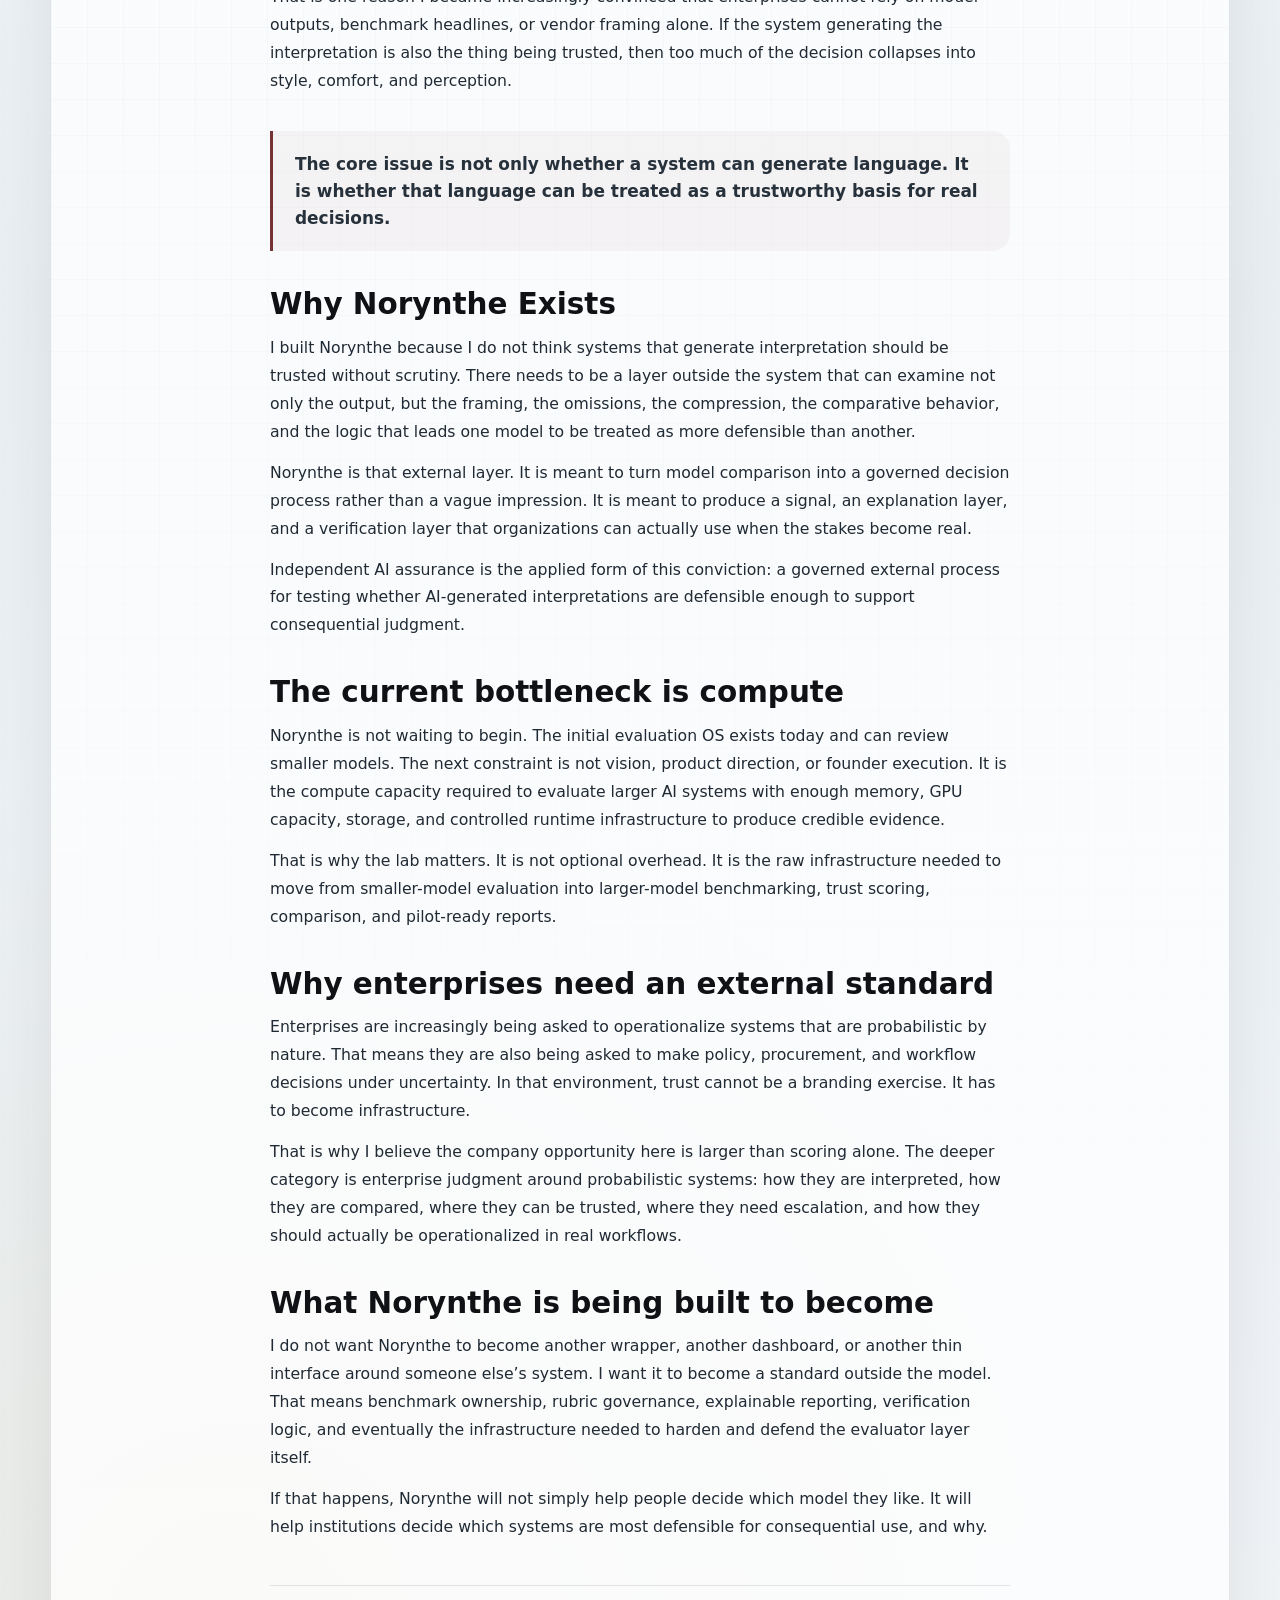
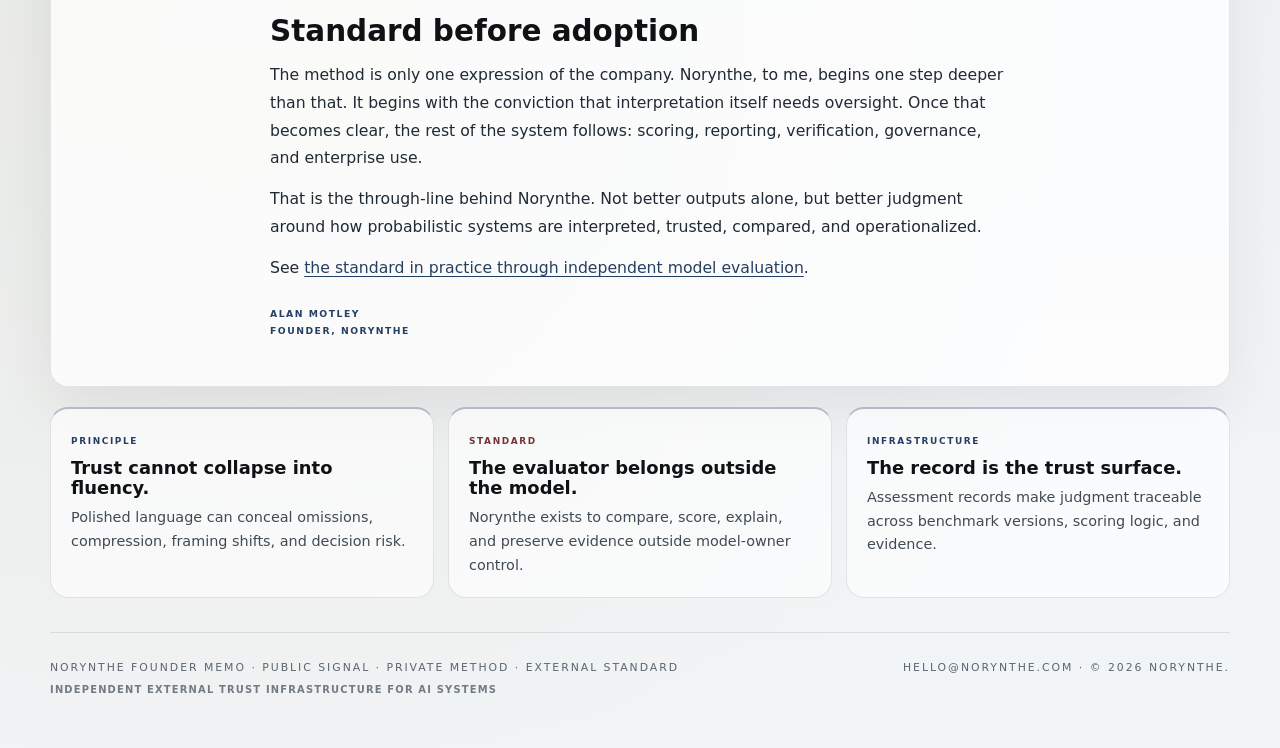
<file: norynthe-founder-memo.html>
<!DOCTYPE html>
<html lang="en">
<head>
  <meta charset="utf-8">
  <meta name="viewport" content="width=device-width, initial-scale=1">
  <title>Norynthe Founder Memo | Why Trust Needs an External Standard</title>
  <meta
    name="description"
    content="Why interpretive integrity makes independent AI assurance and an external standard necessary for consequential decisions about probabilistic systems."
  >
  <meta name="robots" content="index, follow, max-image-preview:large">
  <meta name="theme-color" content="#E9EDF2">
  <link rel="canonical" href="https://norynthe.com/norynthe-founder-memo">

  <meta property="og:type" content="article">
  <meta property="og:site_name" content="Norynthe.">
  <meta property="og:title" content="Norynthe Founder Memo | Why Trust Needs an External Standard">
  <meta property="og:description" content="Why interpretive integrity makes independent AI assurance and an external standard necessary for consequential decisions about probabilistic systems.">
  <meta property="og:url" content="https://norynthe.com/norynthe-founder-memo">
  <meta property="og:image" content="https://norynthe.com/norynthe-social-card.png">
  <meta property="og:image:alt" content="Norynthe. independent AI evaluation and trust scoring">

  <meta name="twitter:card" content="summary_large_image">
  <meta name="twitter:title" content="Norynthe Founder Memo | Why Trust Needs an External Standard">
  <meta name="twitter:description" content="Why interpretive integrity makes independent AI assurance and an external standard necessary for consequential decisions.">
  <meta name="twitter:image" content="https://norynthe.com/norynthe-social-card.png">

  <link rel="icon" href="/favicon.png">
  <link rel="apple-touch-icon" href="/favicon.png">

  <script type="application/ld+json">
{
  "@context": "https://schema.org",
  "@graph": [
    {
      "@type": "Organization",
      "@id": "https://norynthe.com/#organization",
      "name": "Norynthe.",
      "url": "https://norynthe.com/",
      "logo": "https://norynthe.com/Norynthe_master.png"
    },
    {
      "@type": "Person",
      "@id": "https://alanmotley.com/#person",
      "name": "Alan Motley",
      "url": "https://alanmotley.com/"
    },
    {
      "@type": "BreadcrumbList",
      "@id": "https://norynthe.com/norynthe-founder-memo#breadcrumbs",
      "itemListElement": [
        {
          "@type": "ListItem",
          "position": 1,
          "name": "Norynthe.",
          "item": "https://norynthe.com/"
        },
        {
          "@type": "ListItem",
          "position": 2,
          "name": "Founder Memo",
          "item": "https://norynthe.com/norynthe-founder-memo"
        }
      ]
    },
    {
      "@type": "Article",
      "@id": "https://norynthe.com/norynthe-founder-memo#article",
      "headline": "Why Trust Needs an External Standard",
      "description": "Why interpretive integrity makes independent AI assurance and an external standard necessary for consequential decisions about probabilistic systems.",
      "author": { "@id": "https://alanmotley.com/#person" },
      "publisher": { "@id": "https://norynthe.com/#organization" },
      "datePublished": "2026-04-20",
      "dateModified": "2026-07-30",
      "mainEntityOfPage": "https://norynthe.com/norynthe-founder-memo",
      "inLanguage": "en"
    },
    {
      "@type": "WebPage",
      "@id": "https://norynthe.com/norynthe-founder-memo#webpage",
      "url": "https://norynthe.com/norynthe-founder-memo",
      "name": "Norynthe Founder Memo | Why Trust Needs an External Standard",
      "description": "Why interpretive integrity makes independent AI assurance and an external standard necessary for consequential decisions about probabilistic systems.",
      "about": { "@id": "https://norynthe.com/#organization" },
      "mainEntity": { "@id": "https://norynthe.com/norynthe-founder-memo#article" },
      "breadcrumb": { "@id": "https://norynthe.com/norynthe-founder-memo#breadcrumbs" },
      "inLanguage": "en"
    }
  ]
}
  </script>

  <style>
    :root {
      --bg: #E9EDF2;
      --ink: #0F1115;
      --muted: #58616A;
      --muted-2: #6B747E;
      --line: rgba(15, 17, 21, 0.1);
      --line-soft: rgba(15, 17, 21, 0.07);
      --institutional-blue: #253F63;
      --institutional-red: #753334;
      --paper: rgba(255, 255, 255, 0.74);
      --paper-strong: rgba(255, 255, 255, 0.9);
      --max-width: 1180px;
      --reader-width: 740px;
      --radius: 18px;
    }

    * { box-sizing: border-box; }

    html {
      scroll-behavior: smooth;
      background: var(--bg);
    }

    body {
      margin: 0;
      min-height: 100%;
      width: 100%;
      color: var(--ink);
      font-family: Inter, ui-sans-serif, system-ui, -apple-system, BlinkMacSystemFont, "Segoe UI", sans-serif;
      background:
        radial-gradient(circle at 78% 12%, rgba(143, 177, 203, 0.20), transparent 30%),
        radial-gradient(circle at 18% 82%, rgba(184, 167, 106, 0.12), transparent 26%),
        linear-gradient(180deg, #F7F9FB 0%, #E9EEF3 48%, #F2F5F7 100%);
      overflow-x: hidden;
    }

    body::before {
      content: "";
      position: fixed;
      inset: 0;
      z-index: 0;
      pointer-events: none;
      background-image:
        linear-gradient(rgba(15, 17, 21, 0.016) 1px, transparent 1px),
        linear-gradient(90deg, rgba(15, 17, 21, 0.016) 1px, transparent 1px);
      background-size: 64px 64px;
      opacity: 0.48;
      mask-image: linear-gradient(180deg, black 0%, black 76%, transparent 100%);
    }

    a { color: inherit; text-decoration: none; }
    img { display: block; max-width: 100%; }
    h1, h2, h3, p, blockquote { margin: 0; }

    .page {
      position: relative;
      z-index: 1;
      width: min(calc(100% - 48px), var(--max-width));
      margin: 0 auto;
      padding: 26px 0 50px;
    }

    .topline {
      display: flex;
      justify-content: space-between;
      align-items: center;
      gap: 1rem;
      padding-bottom: 18px;
      border-bottom: 1px solid var(--line);
      color: var(--muted);
      font-size: 0.68rem;
      letter-spacing: 0.22em;
      text-transform: uppercase;
    }

    .topline-brand {
      display: inline-flex;
      align-items: center;
      color: var(--ink);
      font-size: 1.28rem;
      line-height: 1;
      font-weight: 800;
      letter-spacing: 0;
      text-transform: none;
    }

    .topline-logo {
      width: 140px;
      max-width: 32vw;
      height: auto;
    }

    .topline-wordmark {
      color: var(--ink);
      font-size: 1.28rem;
      font-weight: 800;
      letter-spacing: 0;
      text-transform: none;
    }

    .topline-nav {
      display: flex;
      flex-wrap: wrap;
      justify-content: flex-end;
      align-items: center;
      gap: 22px;
    }

    .topline-nav a {
      display: inline-flex;
      align-items: center;
      color: #53606C;
      font-size: 0.62rem;
      font-weight: 800;
      letter-spacing: 0.16em;
      line-height: 1;
      text-transform: uppercase;
      transition: color 160ms ease;
    }

    .topline-nav a:hover {
      color: var(--ink);
    }

    .topline-nav .contact-link {
      min-height: 34px;
      padding: 0 12px;
      border: 1px solid rgba(15, 17, 21, 0.13);
      border-radius: 6px;
      background: rgba(255, 255, 255, 0.48);
      color: #27313B;
      transition: border-color 160ms ease, background 160ms ease;
    }

    .topline-nav .contact-link:hover {
      border-color: rgba(51, 75, 110, 0.22);
      background: rgba(255, 255, 255, 0.82);
    }

    .hero,
    .memo-card,
    .surface-card,
    .ledger-card {
      position: relative;
      border: 1px solid var(--line);
      border-top: 2px solid rgba(37, 63, 99, 0.32);
      border-radius: var(--radius);
      background: var(--paper);
      overflow: hidden;
    }

    .hero,
    .memo-card,
    .surface-card {
      box-shadow: 0 22px 62px rgba(15, 17, 21, 0.07);
    }

    .hero {
      margin-top: 30px;
      padding: 40px 38px 34px;
      background:
        linear-gradient(180deg, rgba(255, 255, 255, 0.92), rgba(255, 255, 255, 0.68)),
        radial-gradient(circle at 84% 16%, rgba(37, 63, 99, 0.07), transparent 30%),
        radial-gradient(circle at 14% 88%, rgba(117, 51, 52, 0.04), transparent 28%);
    }

    .hero::before,
    .surface-card::before,
    .memo-card::before {
      content: "";
      position: absolute;
      inset: 0;
      background-image:
        linear-gradient(rgba(37, 63, 99, 0.038) 1px, transparent 1px),
        linear-gradient(90deg, rgba(37, 63, 99, 0.038) 1px, transparent 1px);
      background-size: 36px 36px;
      mask-image: linear-gradient(180deg, black 0%, transparent 74%);
      pointer-events: none;
    }

    .hero > *,
    .surface-card > *,
    .memo-card > * {
      position: relative;
      z-index: 1;
    }

    .subline,
    .eyebrow,
    .meta span,
    .card-eyebrow,
    .footer small {
      font-weight: 800;
      text-transform: uppercase;
    }

    .subline,
    .eyebrow {
      color: var(--institutional-blue);
      font-size: 0.62rem;
      letter-spacing: 0.16em;
      line-height: 1.45;
    }

    .hero .subline {
      display: inline-flex;
      margin-bottom: 18px;
      color: var(--institutional-blue);
      font-size: 0.62rem;
      letter-spacing: 0.18em;
    }

    h1,
    h2,
    h3 {
      color: var(--ink);
      font-weight: 800;
      letter-spacing: 0;
    }

    h1 {
      max-width: 12ch;
      margin-bottom: 0;
      font-size: clamp(3.05rem, 5.25vw, 4.55rem);
      line-height: 0.95;
      text-wrap: balance;
    }

    .hero-copy {
      max-width: none;
      display: grid;
      grid-template-columns: minmax(0, 0.56fr) minmax(330px, 0.44fr);
      gap: 44px;
      align-items: start;
    }

    .hero-main,
    .hero-detail {
      min-width: 0;
    }

    .hero-detail {
      padding: 34px 0 0 26px;
      border-left: 1px solid rgba(15, 17, 21, 0.08);
    }

    .hero-detail p {
      max-width: 49ch;
      color: #2D3843;
      font-size: 0.96rem;
      line-height: 1.68;
    }

    .meta {
      display: grid;
      grid-template-columns: 1fr;
      gap: 6px;
      width: 100%;
      margin-top: 22px;
      padding-top: 18px;
      border-top: 1px solid var(--line);
    }

    .meta span {
      display: inline-flex;
      align-items: center;
      gap: 8px;
      min-height: 32px;
      padding-bottom: 8px;
      border-bottom: 1px solid rgba(37, 63, 99, 0.24);
      color: #43505D;
      font-size: 0.54rem;
      letter-spacing: 0.16em;
      line-height: 1.35;
    }

    .meta span::before {
      content: "";
      width: 6px;
      height: 6px;
      border-radius: 999px;
      background: rgba(117, 51, 52, 0.56);
    }

    main > section {
      margin-top: 18px;
    }

    .surface-card {
      padding: 30px 34px;
      background: rgba(255, 255, 255, 0.62);
    }

    .surface-head {
      max-width: none;
      display: grid;
      grid-template-columns: minmax(240px, 0.38fr) minmax(0, 0.62fr);
      gap: 32px;
      align-items: center;
    }

    .eyebrow {
      grid-column: 1;
      margin-bottom: 10px;
      color: var(--institutional-red);
    }

    .surface-head h2 {
      grid-column: 1;
      max-width: 13ch;
      font-size: clamp(1.86rem, 3vw, 2.42rem);
      line-height: 1.03;
      text-wrap: balance;
    }

    .surface-head p {
      grid-column: 2;
      grid-row: 1 / span 2;
      align-self: center;
      max-width: 58ch;
      margin-top: 2px;
      color: #33404C;
      font-size: 0.96rem;
      line-height: 1.72;
    }

    .memo-card {
      width: 100%;
      margin: 18px 0 0;
      padding: 42px 36px 46px;
      background: rgba(255, 255, 255, 0.76);
    }

    .memo-card > .memo-intro,
    .memo-card > .memo-section,
    .memo-card > blockquote,
    .memo-card > .closing {
      max-width: var(--reader-width);
      margin-left: auto;
      margin-right: auto;
    }

    .memo-intro {
      padding: 20px 22px;
      margin-bottom: 34px;
      border-left: 3px solid var(--institutional-red);
      border-radius: 0 var(--radius) var(--radius) 0;
      background: rgba(117, 51, 52, 0.045);
      color: #26313B;
      font-size: 1.06rem;
      font-weight: 800;
      line-height: 1.58;
    }

    .memo-section {
      margin-top: 38px;
    }

    .memo-section h2,
    .closing h2 {
      margin-bottom: 12px;
      font-size: clamp(1.52rem, 2.3vw, 1.92rem);
      line-height: 1.08;
      text-wrap: balance;
    }

    .memo-section p,
    .closing p {
      margin-top: 13px;
      color: #202A34;
      font-size: 0.98rem;
      line-height: 1.78;
    }

    blockquote {
      margin: 36px 0;
      padding: 20px 22px;
      border-left: 3px solid var(--institutional-red);
      border-radius: 0 var(--radius) var(--radius) 0;
      background: rgba(117, 51, 52, 0.045);
      color: #26313B;
      font-size: 1.06rem;
      font-weight: 800;
      line-height: 1.58;
    }

    .closing {
      margin-top: 44px;
      padding-top: 30px;
      border-top: 1px solid var(--line);
    }

    .closing a {
      color: var(--institutional-blue);
      text-decoration: underline;
      text-decoration-thickness: 1px;
      text-underline-offset: 0.18em;
    }

    .signoff {
      margin-top: 24px;
      color: var(--institutional-blue);
      font-size: 0.58rem;
      font-weight: 800;
      letter-spacing: 0.16em;
      line-height: 1.8;
      text-transform: uppercase;
    }

    .memo-ledger {
      display: grid;
      grid-template-columns: repeat(3, minmax(0, 1fr));
      gap: 14px;
      margin-top: 20px;
    }

    .ledger-card {
      min-height: 168px;
      padding: 20px;
      background: rgba(255, 255, 255, 0.62);
      transition: transform 160ms ease, background 160ms ease, border-color 160ms ease, box-shadow 160ms ease;
    }

    .ledger-card:hover {
      transform: translateY(-2px);
      background: rgba(255, 255, 255, 0.88);
      border-color: rgba(37, 63, 99, 0.18);
      box-shadow: 0 18px 42px rgba(15, 17, 21, 0.06);
    }

    .card-eyebrow {
      display: inline-flex;
      color: var(--institutional-blue);
      font-size: 0.56rem;
      letter-spacing: 0.18em;
      line-height: 1.45;
    }

    .card-eyebrow.capital {
      color: var(--institutional-red);
    }

    .ledger-card h3 {
      margin: 10px 0 8px;
      font-size: 1.12rem;
      line-height: 1.14;
    }

    .ledger-card p {
      color: #3E4A55;
      font-size: 0.9rem;
      line-height: 1.64;
    }

    .footer {
      display: grid;
      grid-template-columns: 1fr auto;
      gap: 14px 24px;
      margin-top: 34px;
      padding-top: 26px;
      border-top: 1px solid var(--line);
      color: #596571;
      font-size: 0.68rem;
      letter-spacing: 0.18em;
      line-height: 1.6;
      text-transform: uppercase;
    }

    .footer small {
      display: block;
      margin-top: 5px;
      color: #717B84;
      font-size: 0.62rem;
      letter-spacing: 0.12em;
    }

    .footer div:last-child {
      text-align: right;
    }

    @media (max-width: 960px) {
      .memo-ledger,
      .footer {
        grid-template-columns: 1fr;
      }

      .footer div:last-child {
        text-align: left;
      }
    }

    @media (max-width: 760px) {
      body::before { display: none; }

      .page {
        width: min(calc(100% - 24px), var(--max-width));
        padding: 16px 0 28px;
      }

      .topline {
        display: grid;
        justify-items: start;
        gap: 14px;
      }

      .topline-logo {
        width: 129px;
      }

      .topline-nav {
        justify-content: flex-start;
        gap: 0.78rem 1rem;
      }

      .topline-nav a {
        font-size: 0.55rem;
        line-height: 1.35;
      }

      .topline-nav .contact-link {
        min-height: auto;
        padding: 0;
        border: 0;
        background: transparent;
      }

      .hero,
      .surface-card,
      .memo-card {
        padding: 22px 20px;
      }

      .hero {
        margin-top: 22px;
      }

      .hero .subline {
        margin-bottom: 18px;
        font-size: 0.6rem;
      }

      .hero-copy {
        grid-template-columns: 1fr;
        gap: 18px;
      }

      .hero-detail {
        padding-top: 0;
        padding-left: 0;
        border-left: 0;
      }

      h1 {
        max-width: none;
        font-size: 2.94rem;
        overflow-wrap: anywhere;
      }

      .meta {
        gap: 6px;
        width: 100%;
      }

      .surface-head {
        grid-template-columns: 1fr;
        gap: 16px;
      }

      .surface-head p {
        grid-column: 1;
        grid-row: auto;
      }

      .hero-detail p,
      .surface-head p,
      .memo-section p,
      .closing p {
        font-size: 0.96rem;
      }

      .surface-head h2 {
        max-width: none;
        font-size: 1.95rem;
      }

      .memo-card {
        padding-top: 26px;
        padding-bottom: 30px;
      }

      .memo-intro,
      blockquote {
        font-size: 1rem;
      }

      .memo-section {
        margin-top: 34px;
      }

      blockquote {
        margin: 32px 0;
      }

      .ledger-card {
        min-height: 0;
      }
    }

    @media (max-width: 420px) {
      .topline-logo {
        width: 116px;
      }

      h1 {
        font-size: 2.72rem;
      }
    }
  </style>
  <link rel="stylesheet" href="norynthe-design-language.css">
  <script>document.documentElement.classList.add("nt-transition-enabled");</script>
  <link rel="stylesheet" href="norynthe-page-transitions.css">
  <script src="norynthe-page-transitions.js" defer></script>
  <script src="norynthe-pulse-tracker.js?v=20260902-year" defer data-pulse-site="norynthe"></script>
</head>
<body>
  <div class="page">
    <header class="topline">
      <a class="topline-brand" href="/" aria-label="Norynthe. home">
        <img
          class="topline-logo"
          src="norynthe-logo.png"
          alt="Norynthe."
          width="1200"
          height="630"
          loading="eager"
          decoding="async"
          onerror="if (!this.dataset.fallbackTried) { this.dataset.fallbackTried='true'; this.src='Norynthe_master.png'; } else { this.replaceWith(Object.assign(document.createElement('span'), { className: 'topline-wordmark', textContent: 'Norynthe.' })); }"
        >
      </a>
      <nav class="topline-nav" aria-label="Main navigation">
        <a href="/norynthe-founder-memo" aria-current="page">Founder Memo</a>
        <a href="https://papers.norynthe.com">Research</a>
        <a href="/market-position">Market Position</a>
        <a class="contact-link" href="mailto:hello@norynthe.com">Contact</a>
      </nav>
    </header>

    <main>
      <section class="hero" aria-labelledby="memo-title">
        <div class="hero-copy">
          <div class="hero-main">
            <p class="subline">Founder Memo</p>
            <h1 id="memo-title">Why trust needs an external standard.</h1>
          </div>
          <div class="hero-detail">
            <p>
              This memo sits beneath the public signal and the method. It states the operating claim behind Norynthe:
              AI systems are not only probabilistic, they are interpretive, and they should not be trusted without an
              external standard capable of scoring what they preserve, compress, and normalize under the appearance of coherence.
            </p>
            <div class="meta" aria-label="Founder memo markers">
              <span>Founder View</span>
              <span>Interpretive Integrity</span>
              <span>Trust Infrastructure</span>
            </div>
          </div>
        </div>
      </section>

      <section class="surface-card" aria-labelledby="memo-surface-title">
        <div class="surface-head">
          <div class="eyebrow">Norynthe. / Founder Surface</div>
          <h2 id="memo-surface-title">The conviction behind the trust layer.</h2>
          <p>
            The internal method explains the scoring architecture. The public site explains the signal. This memo explains the conviction:
            enterprises need an independent standard outside the model for how probabilistic systems are interpreted, trusted, compared, and operationalized.
          </p>
        </div>
      </section>

      <article class="memo-card" aria-label="Founder memo body">
        <p class="memo-intro">
          The central issue is not whether AI systems can produce fluent outputs. The central issue is whether those outputs
          can be trusted as a basis for consequential judgment.
        </p>

        <section class="memo-section">
          <h2>Output quality is not the whole trust problem</h2>
          <p>
            Many people still talk about AI risk as if the central problem is whether a model gets facts right. That matters,
            but it is not sufficient. The deeper problem is that these systems increasingly generate interpretations, summaries,
            recommendations, and frames that other people then act on. When that happens, the question is no longer only whether
            a response is technically accurate. The question is whether the system preserved meaning, carried forward the right
            weight, and remained trustworthy in how it shaped judgment.
          </p>
          <p>
            That is the problem space I care about. I do not think organizations only need better output quality. I think they need
            a stronger way to decide how probabilistic systems should be understood, trusted, compared, and put into use.
          </p>
        </section>

        <section class="memo-section">
          <h2>Fluency is not a trust signal</h2>
          <p>
            What makes current systems persuasive is often the same thing that makes them dangerous to over-trust. They can sound
            balanced while narrowing meaning. They can sound complete while omitting what matters. They can sound neutral while
            quietly smoothing away structural, symbolic, or human weight. The failure is not always loud. Often it is polished.
          </p>
          <p>
            That is one reason I became increasingly convinced that enterprises cannot rely on model outputs, benchmark headlines,
            or vendor framing alone. If the system generating the interpretation is also the thing being trusted, then too much of
            the decision collapses into style, comfort, and perception.
          </p>
        </section>

        <blockquote>
          The core issue is not only whether a system can generate language. It is whether that language can be treated as a
          trustworthy basis for real decisions.
        </blockquote>

        <section class="memo-section">
          <h2>Why Norynthe Exists</h2>
          <p>
            I built Norynthe because I do not think systems that generate interpretation should be trusted without scrutiny. There
            needs to be a layer outside the system that can examine not only the output, but the framing, the omissions, the
            compression, the comparative behavior, and the logic that leads one model to be treated as more defensible than another.
          </p>
          <p>
            Norynthe is that external layer. It is meant to turn model comparison into a governed decision process rather than a
            vague impression. It is meant to produce a signal, an explanation layer, and a verification layer that organizations
            can actually use when the stakes become real.
          </p>
          <p>
            Independent AI assurance is the applied form of this conviction: a governed external process for testing whether
            AI-generated interpretations are defensible enough to support consequential judgment.
          </p>
        </section>

        <section class="memo-section">
          <h2>The current bottleneck is compute</h2>
          <p>
            Norynthe is not waiting to begin. The initial evaluation OS exists today and can review smaller models. The next constraint
            is not vision, product direction, or founder execution. It is the compute capacity required to evaluate larger AI systems
            with enough memory, GPU capacity, storage, and controlled runtime infrastructure to produce credible evidence.
          </p>
          <p>
            That is why the lab matters. It is not optional overhead. It is the raw infrastructure needed
            to move from smaller-model evaluation into larger-model benchmarking, trust scoring, comparison, and pilot-ready reports.
          </p>
        </section>

        <section class="memo-section">
          <h2>Why enterprises need an external standard</h2>
          <p>
            Enterprises are increasingly being asked to operationalize systems that are probabilistic by nature. That means they are
            also being asked to make policy, procurement, and workflow decisions under uncertainty. In that environment, trust cannot
            be a branding exercise. It has to become infrastructure.
          </p>
          <p>
            That is why I believe the company opportunity here is larger than scoring alone. The deeper category is enterprise judgment
            around probabilistic systems: how they are interpreted, how they are compared, where they can be trusted, where they need
            escalation, and how they should actually be operationalized in real workflows.
          </p>
        </section>

        <section class="memo-section">
          <h2>What Norynthe is being built to become</h2>
          <p>
            I do not want Norynthe to become another wrapper, another dashboard, or another thin interface around someone else’s system.
            I want it to become a standard outside the model. That means benchmark ownership, rubric governance, explainable reporting,
            verification logic, and eventually the infrastructure needed to harden and defend the evaluator layer itself.
          </p>
          <p>
            If that happens, Norynthe will not simply help people decide which model they like. It will help institutions decide which
            systems are most defensible for consequential use, and why.
          </p>
        </section>

        <div class="closing">
          <h2>Standard before adoption</h2>
          <p>
            The method is only one expression of the company. Norynthe, to me, begins one step deeper than that. It begins with the
            conviction that interpretation itself needs oversight. Once that becomes clear, the rest of the system follows:
            scoring, reporting, verification, governance, and enterprise use.
          </p>
          <p>
            That is the through-line behind Norynthe. Not better outputs alone, but better judgment around how probabilistic systems
            are interpreted, trusted, compared, and operationalized.
          </p>
          <p>
            See <a href="/independent-ai-model-evaluation">the standard in practice through independent model evaluation</a>.
          </p>
          <div class="signoff">
            Alan Motley<br>
            Founder, Norynthe
          </div>
        </div>
      </article>

      <section class="memo-ledger" aria-label="Founder memo trust principles">
        <div class="ledger-card">
          <span class="card-eyebrow">Principle</span>
          <h3>Trust cannot collapse into fluency.</h3>
          <p>Polished language can conceal omissions, compression, framing shifts, and decision risk.</p>
        </div>
        <div class="ledger-card">
          <span class="card-eyebrow capital">Standard</span>
          <h3>The evaluator belongs outside the model.</h3>
          <p>Norynthe exists to compare, score, explain, and preserve evidence outside model-owner control.</p>
        </div>
        <div class="ledger-card">
          <span class="card-eyebrow">Infrastructure</span>
          <h3>The record is the trust surface.</h3>
          <p>Assessment records make judgment traceable across benchmark versions, scoring logic, and evidence.</p>
        </div>
      </section>
    </main>

    <footer class="footer">
      <div>
        Norynthe Founder Memo · Public Signal · Private Method · External Standard
        <small>Independent external trust infrastructure for AI systems</small>
      </div>
      <div><a href="mailto:hello@norynthe.com">hello@norynthe.com</a> · © <span data-current-year>2026</span> Norynthe.</div>
    </footer>
  </div>
</body>
</html>
</file>
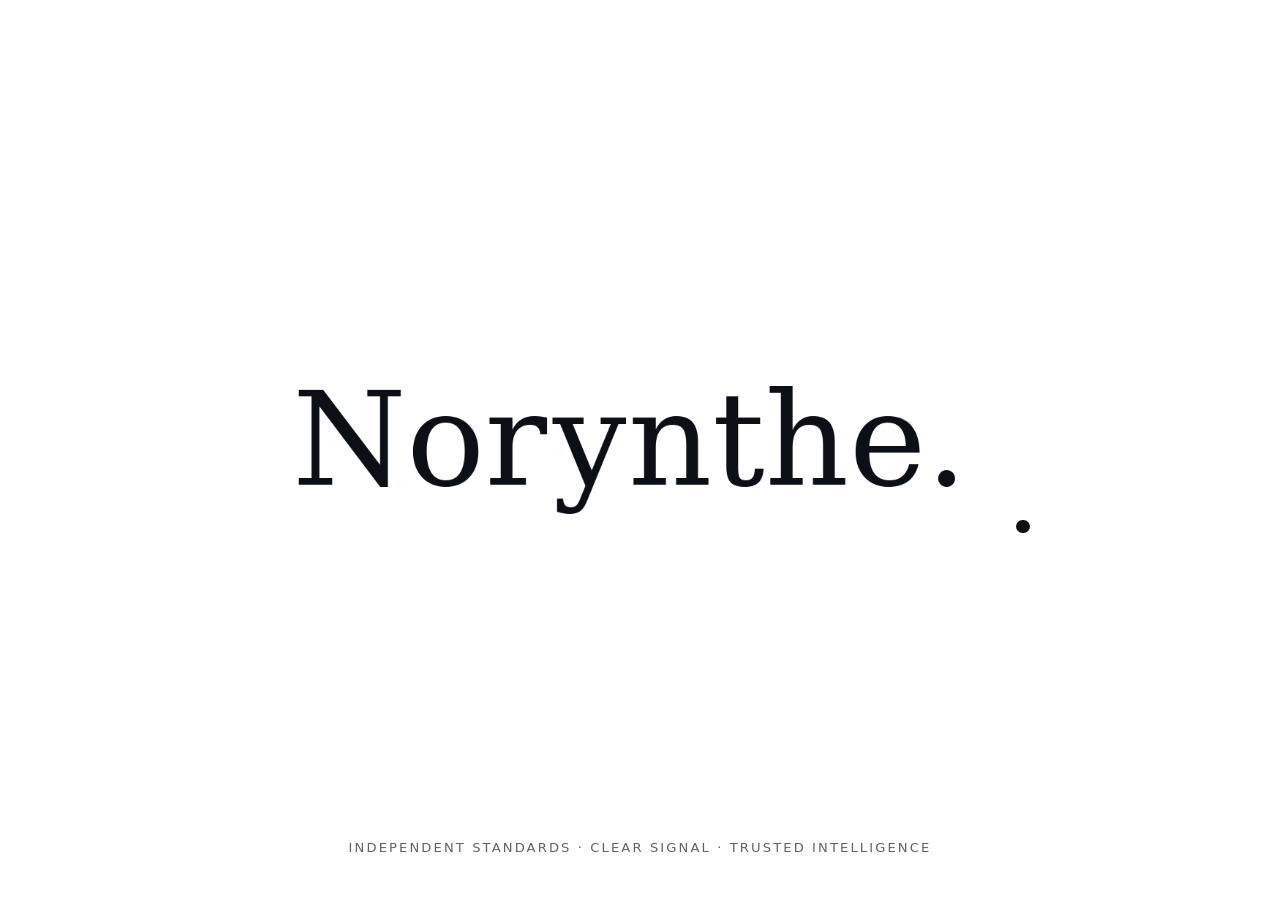
<file: norynthe-index.html>
<!DOCTYPE html>
<html lang="en">
<head>
  <meta charset="UTF-8" />
  <meta name="viewport" content="width=device-width, initial-scale=1.0" />
  <title>Norynthe</title>
  <meta name="description" content="Norynthe — independent standards, clear signal, trusted intelligence." />
  <style>
    :root {
      --bg: #ffffff;
      --text: #111111;
      --muted: #5f6368;
      --dot: #111111;
      --logo-width: min(76vw, 760px);
      --dot-size: clamp(10px, 1.05vw, 14px);
      --dot-gap: clamp(4px, 0.45vw, 8px);
      --dot-lift: clamp(10px, 1vw, 18px);
    }

    * { box-sizing: border-box; }

    html, body {
      margin: 0;
      width: 100%;
      min-height: 100%;
      background: var(--bg);
      color: var(--text);
      font-family: Inter, ui-sans-serif, system-ui, -apple-system, BlinkMacSystemFont, "Segoe UI", sans-serif;
    }

    body {
      display: grid;
      place-items: center;
      overflow: hidden;
    }

    main {
      width: 100%;
      min-height: 100dvh;
      display: grid;
      place-items: center;
      padding: 2rem;
    }

    .hero {
      display: grid;
      place-items: center;
      width: 100%;
    }

    .brand-lockup {
      display: inline-flex;
      align-items: flex-end;
      justify-content: center;
      line-height: 1;
      user-select: none;
    }

    .logo-wrap {
      display: inline-flex;
      align-items: flex-end;
      justify-content: center;
    }

    .logo {
      display: block;
      width: var(--logo-width);
      height: auto;
      max-width: 100%;
      object-fit: contain;
    }

    .logo-fallback {
      font-size: clamp(3.5rem, 10vw, 8rem);
      font-weight: 700;
      letter-spacing: -0.06em;
      margin: 0;
      color: var(--text);
      display: none;
    }

    .dot {
      width: var(--dot-size);
      height: var(--dot-size);
      border-radius: 999px;
      background: var(--dot);
      margin-left: var(--dot-gap);
      margin-bottom: var(--dot-lift);
      flex: 0 0 auto;
      animation: blink 1.2s steps(1, end) infinite;
    }

    .tagline {
      position: fixed;
      bottom: 2rem;
      left: 50%;
      transform: translateX(-50%);
      font-size: 0.82rem;
      letter-spacing: 0.16em;
      text-transform: uppercase;
      color: var(--muted);
      text-align: center;
      white-space: nowrap;
    }

    @keyframes blink {
      0%, 48% { opacity: 1; }
      49%, 100% { opacity: 0.14; }
    }

    @media (max-width: 900px) {
      :root {
        --logo-width: min(84vw, 640px);
        --dot-lift: clamp(8px, 0.9vw, 14px);
      }
    }

    @media (max-width: 640px) {
      :root {
        --logo-width: min(88vw, 520px);
        --dot-size: clamp(9px, 2vw, 12px);
        --dot-gap: 4px;
        --dot-lift: clamp(6px, 1.5vw, 10px);
      }

      .tagline {
        white-space: normal;
        width: min(90vw, 28rem);
        line-height: 1.5;
      }
    }
  </style>
</head>
<body>
  <main>
    <section class="hero" aria-label="Norynthe landing page">
      <div class="brand-lockup" role="img" aria-label="Norynthe logo with blinking signal dot">
        <div class="logo-wrap">
          <!-- Replace norynthe-logo.png with your actual transparent logo file -->
          <img
            class="logo"
            src="norynthe-logo.png"
            alt="Norynthe"
            onerror="this.style.display='none'; document.querySelector('.logo-fallback').style.display='block';"
          />
          <h1 class="logo-fallback">Norynthe</h1>
        </div>
        <span class="dot" aria-hidden="true"></span>
      </div>
    </section>
  </main>

  <p class="tagline">Independent Standards · Clear Signal · Trusted Intelligence</p>
</body>
</html>
</file>
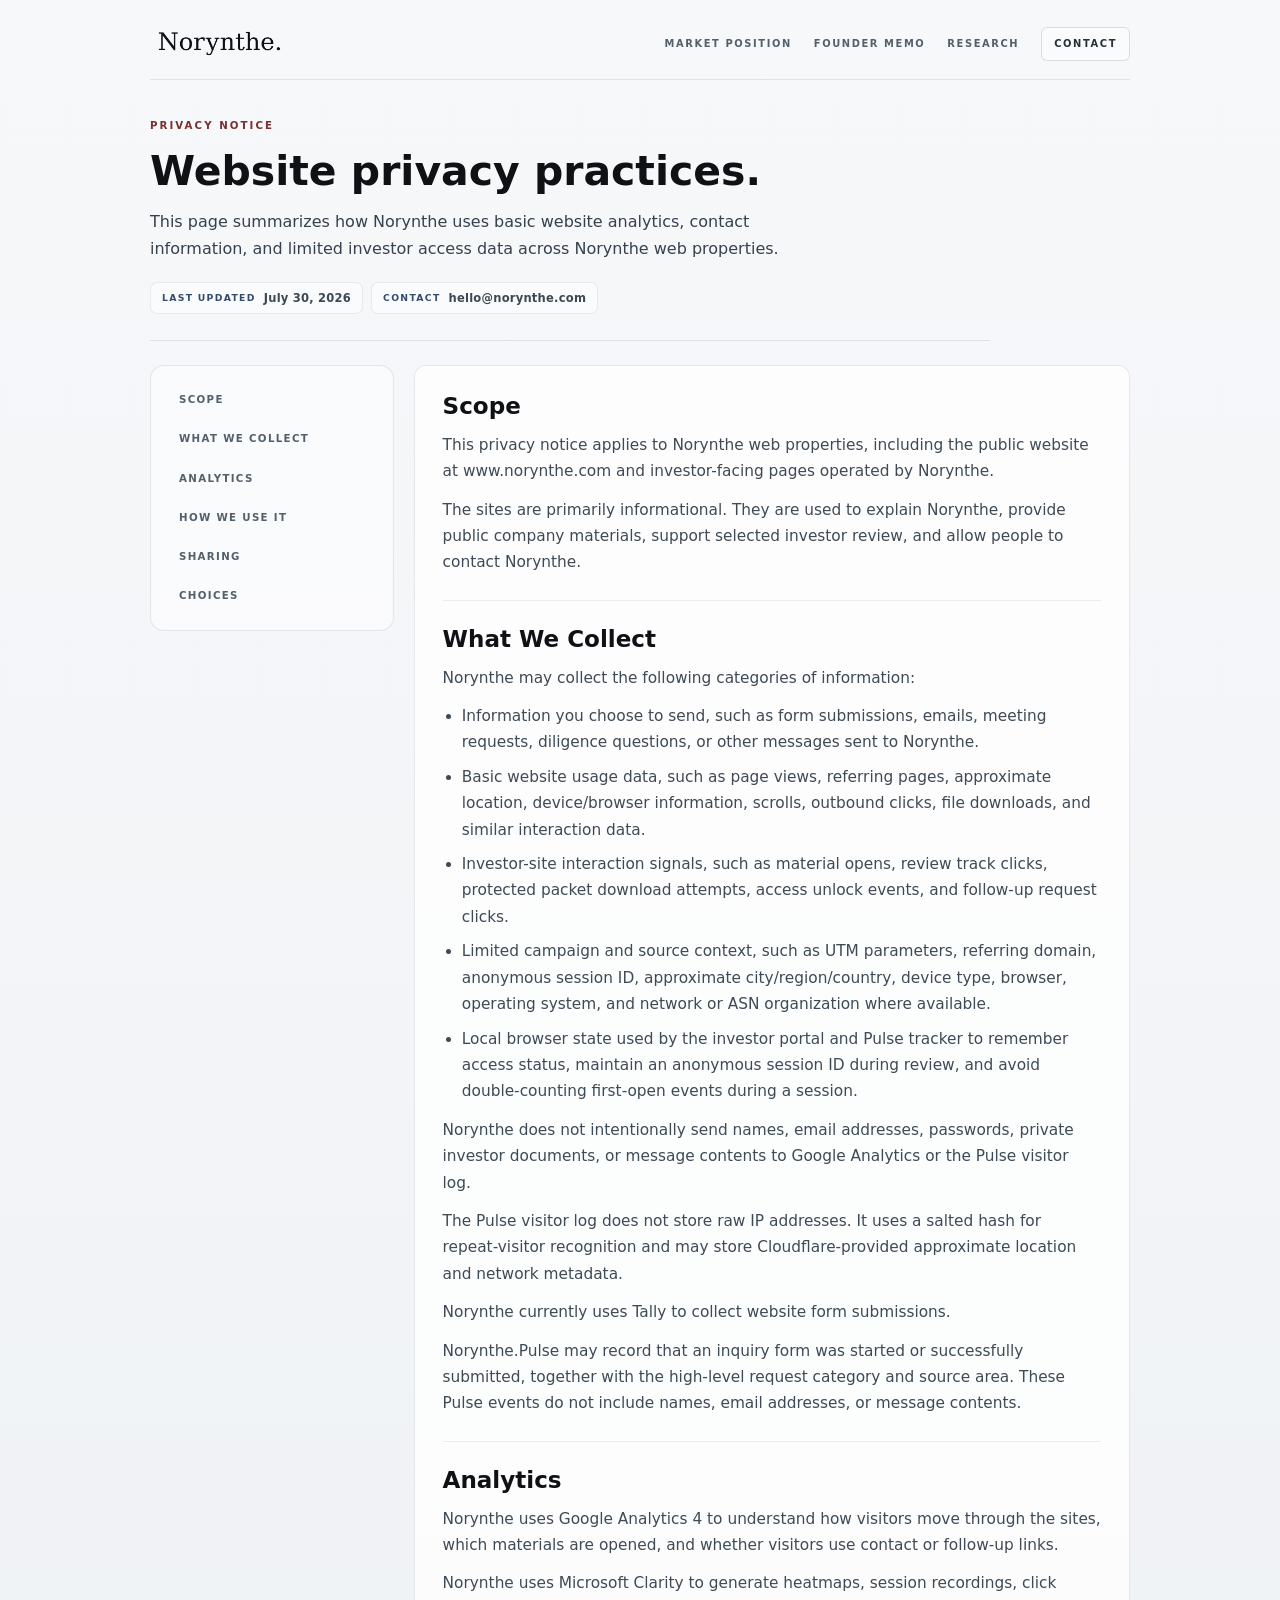
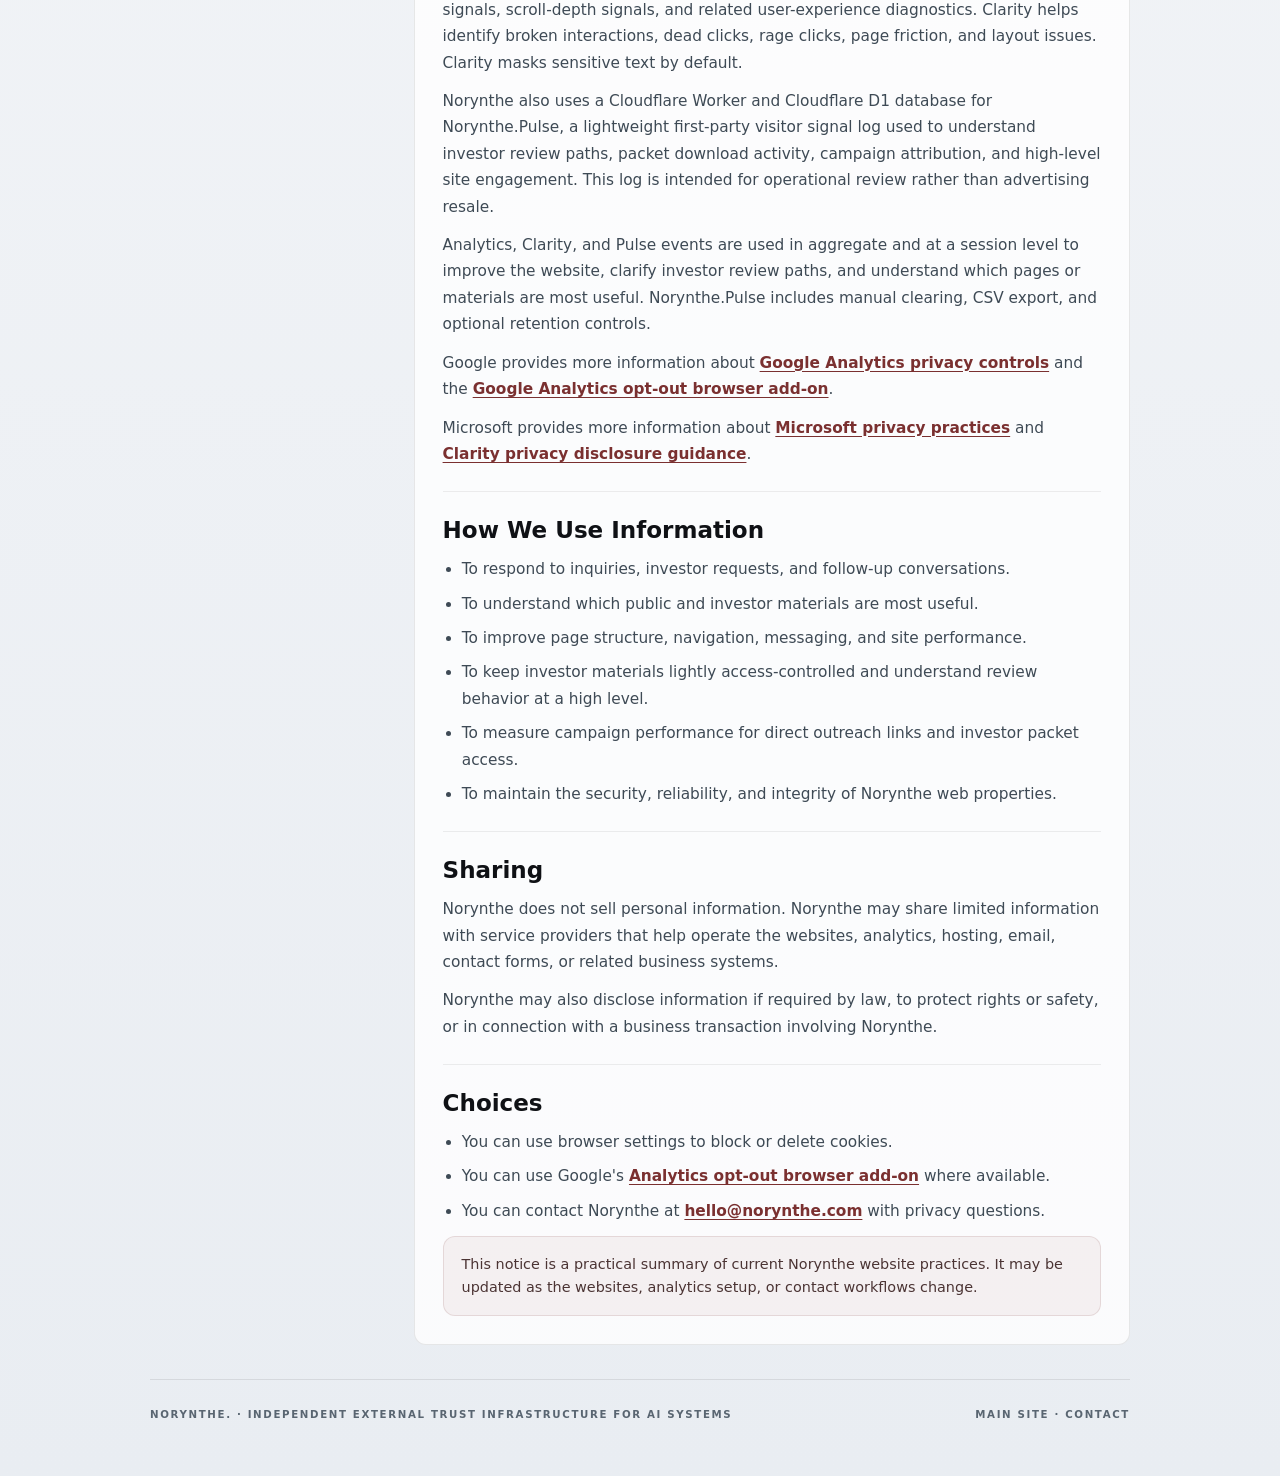
<file: privacy.html>
<!DOCTYPE html>
<html lang="en">
<head>
  <meta charset="UTF-8">
  <meta name="viewport" content="width=device-width, initial-scale=1.0">
  <title>Privacy | Norynthe.</title>
  <meta name="description" content="Privacy information for Norynthe web properties, including analytics, contact requests, and investor access pages.">
  <meta name="robots" content="index, follow">
  <meta name="theme-color" content="#E9EDF2">
  <link rel="canonical" href="https://norynthe.com/privacy">

  <meta property="og:type" content="website">
  <meta property="og:site_name" content="Norynthe.">
  <meta property="og:title" content="Privacy | Norynthe.">
  <meta property="og:description" content="How Norynthe uses analytics, contact information, and website interaction data.">
  <meta property="og:url" content="https://norynthe.com/privacy">
  <meta property="og:image" content="https://norynthe.com/norynthe-social-card.png">
  <meta property="og:image:alt" content="Norynthe. independent AI evaluation and trust scoring">

  <link rel="icon" href="/favicon.png">
  <link rel="apple-touch-icon" href="/favicon.png">
  <link rel="manifest" href="/site.webmanifest">

  <style>
    :root {
      --bg: #e9edf2;
      --ink: #0f1115;
      --muted: #58616a;
      --muted-2: #707a84;
      --line: rgba(15, 17, 21, 0.09);
      --paper: rgba(255, 255, 255, 0.78);
      --paper-strong: rgba(255, 255, 255, 0.94);
      --signal: #7a3030;
      --slate: #334b6e;
      --radius: 12px;
      --max: 980px;
    }

    * {
      box-sizing: border-box;
    }

    html {
      scroll-behavior: smooth;
    }

    body {
      margin: 0;
      min-height: 100vh;
      color: var(--ink);
      font-family: Inter, ui-sans-serif, system-ui, -apple-system, BlinkMacSystemFont, "Segoe UI", sans-serif;
      background: linear-gradient(180deg, #f7f8fa 0%, var(--bg) 100%);
      overflow-x: hidden;
    }

    body::before {
      content: "";
      position: fixed;
      inset: 0;
      pointer-events: none;
      background-image:
        linear-gradient(rgba(15, 17, 21, 0.016) 1px, transparent 1px),
        linear-gradient(90deg, rgba(15, 17, 21, 0.016) 1px, transparent 1px);
      background-size: 64px 64px;
      opacity: 0.46;
      mask-image: linear-gradient(180deg, black 0%, black 74%, transparent 100%);
    }

    a {
      color: inherit;
      text-decoration: none;
    }

    img {
      display: block;
      max-width: 100%;
    }

    h1,
    h2,
    h3,
    p {
      margin: 0;
    }

    .page {
      position: relative;
      z-index: 1;
      width: min(calc(100% - 48px), var(--max));
      margin: 0 auto;
      padding: 26px 0 52px;
    }

    .topline {
      display: flex;
      justify-content: space-between;
      align-items: center;
      gap: 1rem;
      padding-bottom: 18px;
      border-bottom: 1px solid var(--line);
      color: var(--muted);
      font-size: 0.68rem;
      letter-spacing: 0.2em;
      text-transform: uppercase;
    }

    .topline-brand {
      display: inline-flex;
      align-items: center;
      color: var(--ink);
    }

    .topline-logo {
      width: 140px;
      max-width: 32vw;
      height: auto;
    }

    .topline-wordmark {
      color: var(--ink);
      font-size: 1.28rem;
      font-weight: 800;
      letter-spacing: 0;
      text-transform: none;
    }

    .topline-nav {
      display: flex;
      flex-wrap: wrap;
      justify-content: flex-end;
      align-items: center;
      gap: 22px;
    }

    .topline-nav a {
      display: inline-flex;
      align-items: center;
      color: #53606c;
      font-size: 0.62rem;
      font-weight: 800;
      letter-spacing: 0.16em;
      line-height: 1;
      text-transform: uppercase;
      transition: color 160ms ease;
    }

    .topline-nav a:hover {
      color: var(--ink);
    }

    .topline-nav .contact-link {
      min-height: 34px;
      padding: 0 12px;
      border: 1px solid rgba(15, 17, 21, 0.13);
      border-radius: 6px;
      background: rgba(255, 255, 255, 0.48);
      color: #27313b;
      transition: border-color 160ms ease, background 160ms ease;
    }

    .topline-nav .contact-link:hover {
      border-color: rgba(51, 75, 110, 0.22);
      background: rgba(255, 255, 255, 0.82);
    }

    .document-header {
      display: grid;
      gap: 16px;
      max-width: 840px;
      margin-top: 38px;
      padding: 0 0 26px;
      border-bottom: 1px solid var(--line);
    }

    .document-kicker {
      color: var(--signal);
      font-size: 0.64rem;
      font-weight: 800;
      letter-spacing: 0.2em;
      line-height: 1.5;
      text-transform: uppercase;
    }

    .document-header h1 {
      max-width: 22ch;
      font-size: clamp(2rem, 3.2vw, 2.8rem);
      font-weight: 760;
      line-height: 1.03;
      letter-spacing: 0;
      text-wrap: balance;
    }

    .document-intro {
      max-width: 68ch;
      color: #36414e;
      font-size: 1rem;
      line-height: 1.72;
    }

    .document-meta {
      display: flex;
      flex-wrap: wrap;
      gap: 8px;
      margin: 3px 0 0;
      padding: 0;
    }

    .document-meta div {
      display: inline-grid;
      grid-template-columns: auto auto;
      gap: 8px;
      align-items: center;
      min-height: 32px;
      padding: 0 11px;
      border: 1px solid rgba(15, 17, 21, 0.08);
      border-radius: 7px;
      background: rgba(255, 255, 255, 0.54);
    }

    .document-meta dt {
      color: var(--slate);
      font-size: 0.58rem;
      font-weight: 800;
      letter-spacing: 0.14em;
      text-transform: uppercase;
    }

    .document-meta dd {
      margin: 0;
      color: #3d4853;
      font-size: 0.72rem;
      font-weight: 720;
      letter-spacing: 0.02em;
    }

    .policy-grid {
      display: grid;
      grid-template-columns: 0.34fr 1fr;
      gap: 20px;
      margin-top: 24px;
    }

    .policy-nav {
      position: sticky;
      top: 18px;
      align-self: start;
      display: grid;
      gap: 8px;
      padding: 18px;
      border: 1px solid var(--line);
      border-radius: 14px;
      background: rgba(255, 255, 255, 0.52);
    }

    .policy-nav a {
      padding: 9px 10px;
      border-radius: 7px;
      color: #53606c;
      font-size: 0.64rem;
      font-weight: 800;
      letter-spacing: 0.13em;
      line-height: 1.3;
      text-transform: uppercase;
      transition: background 160ms ease, color 160ms ease;
    }

    .policy-nav a:hover {
      background: rgba(255, 255, 255, 0.82);
      color: var(--ink);
    }

    .policy-card {
      display: grid;
      gap: 26px;
      padding: 28px;
      border: 1px solid var(--line);
      border-radius: var(--radius);
      background: var(--paper);
      box-shadow: none;
    }

    .policy-section {
      display: grid;
      gap: 12px;
      padding-bottom: 24px;
      border-bottom: 1px solid rgba(15, 17, 21, 0.07);
    }

    .policy-section:last-child {
      padding-bottom: 0;
      border-bottom: 0;
    }

    .policy-section h2 {
      font-size: clamp(1.24rem, 1.8vw, 1.55rem);
      line-height: 1.12;
      letter-spacing: 0;
    }

    .policy-section p,
    .policy-section li {
      color: #3e4a55;
      font-size: 0.96rem;
      line-height: 1.72;
    }

    .policy-section ul {
      display: grid;
      gap: 8px;
      margin: 0;
      padding-left: 1.2rem;
    }

    .policy-section a {
      color: var(--signal);
      font-weight: 760;
      text-decoration: underline;
      text-underline-offset: 0.18em;
    }

    .notice {
      padding: 16px 18px;
      border: 1px solid rgba(122, 48, 48, 0.13);
      border-radius: 12px;
      background: rgba(122, 48, 48, 0.055);
      color: #4b3434;
      font-size: 0.9rem;
      line-height: 1.6;
    }

    .footer {
      display: flex;
      justify-content: space-between;
      align-items: end;
      gap: 20px;
      margin-top: 34px;
      padding-top: 26px;
      border-top: 1px solid var(--line);
      color: #596571;
      font-size: 0.64rem;
      font-weight: 760;
      letter-spacing: 0.16em;
      line-height: 1.7;
      text-transform: uppercase;
    }

    .footer a {
      color: inherit;
    }

    .footer a:hover {
      text-decoration: underline;
      text-underline-offset: 0.18em;
    }

    @media (max-width: 860px) {
      .policy-grid {
        grid-template-columns: 1fr;
      }

      .policy-nav {
        position: relative;
        top: auto;
        grid-template-columns: repeat(2, minmax(0, 1fr));
      }
    }

    @media (max-width: 640px) {
      .page {
        width: min(calc(100% - 24px), var(--max));
        padding-top: 18px;
      }

      .topline,
      .footer {
        align-items: flex-start;
        flex-direction: column;
      }

      .topline-nav {
        justify-content: flex-start;
        gap: 12px;
      }

      .topline-nav a {
        font-size: 0.58rem;
      }

      .policy-card {
        padding: 22px;
      }

      .document-header {
        margin-top: 28px;
      }

      .policy-nav {
        grid-template-columns: 1fr;
      }
    }
  </style>
  <link rel="stylesheet" href="norynthe-design-language.css">
  <script>document.documentElement.classList.add("nt-transition-enabled");</script>
  <link rel="stylesheet" href="norynthe-page-transitions.css">
  <script src="norynthe-page-transitions.js" defer></script>
  <script src="norynthe-analytics.js" defer></script>
  <script src="norynthe-pulse-tracker.js?v=20260902-year" defer data-pulse-site="norynthe"></script>
</head>
<body data-analytics-page="Privacy" data-analytics-site="Main Site" data-analytics-content="Privacy">
  <div class="page">
    <header class="topline">
      <a class="topline-brand" href="/" aria-label="Norynthe. home">
        <img
          class="topline-logo"
          src="Norynthe_master.png"
          alt="Norynthe."
          width="1039"
          height="263"
          loading="eager"
          decoding="async"
          onerror="this.replaceWith(Object.assign(document.createElement('span'), { className: 'topline-wordmark', textContent: 'Norynthe.' }));"
        >
      </a>
      <nav class="topline-nav" aria-label="Main navigation">
        <a href="/market-position">Market Position</a>
        <a href="/norynthe-founder-memo">Founder Memo</a>
        <a href="https://papers.norynthe.com">Research</a>
        <a class="contact-link" href="https://tally.so/r/ZjezPA" data-tally-request data-request-type="General inquiry" data-source-area="Privacy nav">Contact</a>
      </nav>
    </header>

    <main>
      <section class="document-header" aria-labelledby="privacy-title">
        <p class="document-kicker">Privacy Notice</p>
        <h1 id="privacy-title">Website privacy practices.</h1>
        <p class="document-intro">
          This page summarizes how Norynthe uses basic website analytics, contact information, and limited investor access data across Norynthe web properties.
        </p>
        <dl class="document-meta" aria-label="Privacy notice metadata">
          <div>
            <dt>Last updated</dt>
            <dd>July 30, 2026</dd>
          </div>
          <div>
            <dt>Contact</dt>
            <dd><a href="mailto:hello@norynthe.com">hello@norynthe.com</a></dd>
          </div>
        </dl>
      </section>

      <div class="policy-grid">
        <nav class="policy-nav" aria-label="Privacy sections">
          <a href="#scope">Scope</a>
          <a href="#collect">What We Collect</a>
          <a href="#analytics">Analytics</a>
          <a href="#use">How We Use It</a>
          <a href="#sharing">Sharing</a>
          <a href="#choices">Choices</a>
        </nav>

        <article class="policy-card">
          <section class="policy-section" id="scope">
            <h2>Scope</h2>
            <p>
              This privacy notice applies to Norynthe web properties, including the public website at www.norynthe.com and investor-facing pages operated by Norynthe.
            </p>
            <p>
              The sites are primarily informational. They are used to explain Norynthe, provide public company materials, support selected investor review, and allow people to contact Norynthe.
            </p>
          </section>

          <section class="policy-section" id="collect">
            <h2>What We Collect</h2>
            <p>Norynthe may collect the following categories of information:</p>
            <ul>
              <li>Information you choose to send, such as form submissions, emails, meeting requests, diligence questions, or other messages sent to Norynthe.</li>
              <li>Basic website usage data, such as page views, referring pages, approximate location, device/browser information, scrolls, outbound clicks, file downloads, and similar interaction data.</li>
              <li>Investor-site interaction signals, such as material opens, review track clicks, protected packet download attempts, access unlock events, and follow-up request clicks.</li>
              <li>Limited campaign and source context, such as UTM parameters, referring domain, anonymous session ID, approximate city/region/country, device type, browser, operating system, and network or ASN organization where available.</li>
              <li>Local browser state used by the investor portal and Pulse tracker to remember access status, maintain an anonymous session ID during review, and avoid double-counting first-open events during a session.</li>
            </ul>
            <p>
              Norynthe does not intentionally send names, email addresses, passwords, private investor documents, or message contents to Google Analytics or the Pulse visitor log.
            </p>
            <p>
              The Pulse visitor log does not store raw IP addresses. It uses a salted hash for repeat-visitor recognition and may store Cloudflare-provided approximate location and network metadata.
            </p>
            <p>
              Norynthe currently uses Tally to collect website form submissions.
            </p>
            <p>
              Norynthe.Pulse may record that an inquiry form was started or successfully submitted, together with the high-level request category and source area. These Pulse events do not include names, email addresses, or message contents.
            </p>
          </section>

          <section class="policy-section" id="analytics">
            <h2>Analytics</h2>
            <p>
              Norynthe uses Google Analytics 4 to understand how visitors move through the sites, which materials are opened, and whether visitors use contact or follow-up links.
            </p>
            <p>
              Norynthe uses Microsoft Clarity to generate heatmaps, session recordings, click signals, scroll-depth signals, and related user-experience diagnostics. Clarity helps identify broken interactions, dead clicks, rage clicks, page friction, and layout issues. Clarity masks sensitive text by default.
            </p>
            <p>
              Norynthe also uses a Cloudflare Worker and Cloudflare D1 database for Norynthe.Pulse, a lightweight first-party visitor signal log used to understand investor review paths, packet download activity, campaign attribution, and high-level site engagement. This log is intended for operational review rather than advertising resale.
            </p>
            <p>
              Analytics, Clarity, and Pulse events are used in aggregate and at a session level to improve the website, clarify investor review paths, and understand which pages or materials are most useful. Norynthe.Pulse includes manual clearing, CSV export, and optional retention controls.
            </p>
            <p>
              Google provides more information about <a href="https://support.google.com/analytics/answer/9019185">Google Analytics privacy controls</a> and the <a href="https://tools.google.com/dlpage/gaoptout">Google Analytics opt-out browser add-on</a>.
            </p>
            <p>
              Microsoft provides more information about <a href="https://privacy.microsoft.com/privacystatement">Microsoft privacy practices</a> and <a href="https://learn.microsoft.com/clarity/setup-and-installation/privacy-disclosure">Clarity privacy disclosure guidance</a>.
            </p>
          </section>

          <section class="policy-section" id="use">
            <h2>How We Use Information</h2>
            <ul>
              <li>To respond to inquiries, investor requests, and follow-up conversations.</li>
              <li>To understand which public and investor materials are most useful.</li>
              <li>To improve page structure, navigation, messaging, and site performance.</li>
              <li>To keep investor materials lightly access-controlled and understand review behavior at a high level.</li>
              <li>To measure campaign performance for direct outreach links and investor packet access.</li>
              <li>To maintain the security, reliability, and integrity of Norynthe web properties.</li>
            </ul>
          </section>

          <section class="policy-section" id="sharing">
            <h2>Sharing</h2>
            <p>
              Norynthe does not sell personal information. Norynthe may share limited information with service providers that help operate the websites, analytics, hosting, email, contact forms, or related business systems.
            </p>
            <p>
              Norynthe may also disclose information if required by law, to protect rights or safety, or in connection with a business transaction involving Norynthe.
            </p>
          </section>

          <section class="policy-section" id="choices">
            <h2>Choices</h2>
            <ul>
              <li>You can use browser settings to block or delete cookies.</li>
              <li>You can use Google's <a href="https://tools.google.com/dlpage/gaoptout">Analytics opt-out browser add-on</a> where available.</li>
              <li>You can contact Norynthe at <a href="mailto:hello@norynthe.com">hello@norynthe.com</a> with privacy questions.</li>
            </ul>
            <div class="notice">
              This notice is a practical summary of current Norynthe website practices. It may be updated as the websites, analytics setup, or contact workflows change.
            </div>
          </section>
        </article>
      </div>
    </main>

    <footer class="footer">
      <div>Norynthe. · Independent external trust infrastructure for AI systems</div>
      <div><a href="/">Main Site</a> · <a href="mailto:hello@norynthe.com">Contact</a></div>
    </footer>
  </div>
</body>
</html>
</file>
<file: norynthe-design-language.css>
/*
  Shared Norynthe web alignment layer.
  Keep this file loaded after page-local styles so hero typography and primary
  controls stay consistent across the public, investor, and report surfaces.
*/

:root {
  --nt-font-sans: Inter, ui-sans-serif, system-ui, -apple-system, BlinkMacSystemFont, "Segoe UI", sans-serif;
  --nt-ink: #0f1115;
  --nt-body: #36414e;
  --nt-muted: #596571;
  --nt-hero-size: clamp(3.32rem, 6.75vw, 6.05rem);
  --nt-hero-mobile-size: clamp(2.55rem, 10.8vw, 3.25rem);
  --nt-hero-weight: 760;
  --nt-hero-line-height: 0.91;
  --nt-report-title-size: clamp(2.5rem, 4.2vw, 3.78rem);
  --nt-report-title-mobile-size: clamp(2.2rem, 10vw, 3.42rem);
  --nt-control-radius: 7px;
}

body {
  font-family: var(--nt-font-sans);
}

.hero h1,
.hero-copy h1,
main.hero h1,
section.hero h1,
body.enterprise-use-cases-page .hero-heading,
.hero-heading,
.demo-intro h1 {
  max-width: 11.8ch;
  color: var(--nt-ink);
  font-family: var(--nt-font-sans);
  font-size: var(--nt-hero-size) !important;
  font-weight: var(--nt-hero-weight) !important;
  letter-spacing: 0 !important;
  line-height: var(--nt-hero-line-height) !important;
  text-transform: none !important;
  text-wrap: balance;
  overflow-wrap: anywhere;
}

.report-header h1,
.headline h1 {
  max-width: 13ch;
  color: var(--nt-ink);
  font-family: var(--nt-font-sans);
  font-size: var(--nt-report-title-size) !important;
  font-weight: var(--nt-hero-weight) !important;
  letter-spacing: 0 !important;
  line-height: 0.98 !important;
  text-wrap: balance;
}

.hero-copy p,
.hero .lede {
  max-width: 48rem;
  color: var(--nt-body);
  font-size: clamp(1rem, 1.15vw, 1.08rem);
  line-height: 1.68;
}

body.market-position-page .hero h1 {
  max-width: 12.2ch;
  color: #f4f8fb !important;
  font-size: clamp(3rem, 5.8vw, 5.8rem) !important;
  line-height: 0.92 !important;
}

body.market-position-page .hero .lede {
  color: rgba(238, 243, 246, 0.68);
}

.hero-actions a,
.hero-actions .button,
.hero-cta {
  border-radius: var(--nt-control-radius);
  font-weight: var(--nt-hero-weight);
  letter-spacing: 0;
  text-transform: none;
}

@media (max-width: 760px) {
  .hero h1,
  .hero-copy h1,
  main.hero h1,
  section.hero h1,
  body.enterprise-use-cases-page .hero-heading,
  .hero-heading,
  .demo-intro h1 {
    max-width: 11.5ch;
    font-size: var(--nt-hero-mobile-size) !important;
    line-height: 0.92 !important;
  }

  .report-header h1,
  .headline h1 {
    max-width: 13ch;
    font-size: var(--nt-report-title-mobile-size) !important;
    line-height: 1 !important;
  }

  .grid,
  .demo-frame .console-view,
  .console-view,
  .page-hero,
  .console-status-strip,
  .section-shell {
    min-width: 0 !important;
    max-width: 100% !important;
  }

  .grid {
    grid-template-columns: minmax(0, 1fr) !important;
  }

  .panel,
  .dimension-card,
  .console-view.active,
  .page-hero,
  .console-status-strip,
  .console-status-tile,
  .section-shell {
    width: 100% !important;
    min-width: 0 !important;
    max-width: 100% !important;
  }
}
</file>
<file: norynthe-homepage.css>
:root {
  --paper: #e9edf2;
  --paper-bright: #f5f7f9;
  --paper-deep: #dce3ea;
  --ink: #0f1115;
  --body: #3f4954;
  --muted: #66717d;
  --line: #c5ccd3;
  --oxide: #7a3030;
  --slate: #334b6e;
  --deep-slate: #294761;
  --night: #17212b;
  --sans: Inter, ui-sans-serif, system-ui, -apple-system, BlinkMacSystemFont, "Segoe UI", sans-serif;
  --display: var(--sans);
  --shell: 1320px;
}

html {
  scroll-behavior: smooth;
}

body.institutional-home {
  min-width: 320px;
  margin: 0;
  overflow-x: hidden;
  color: var(--ink);
  background:
    radial-gradient(circle at 76% 18%, rgba(143, 177, 203, 0.2), transparent 31%),
    radial-gradient(circle at 20% 72%, rgba(255, 255, 255, 0.42), transparent 30%),
    linear-gradient(180deg, #eff3f6 0%, var(--paper) 52%, #eef2f6 100%);
  font-family: var(--sans);
  -webkit-font-smoothing: antialiased;
}

body.institutional-home::before {
  content: "";
  position: fixed;
  z-index: -1;
  inset: 0;
  display: block;
  opacity: 0.45;
  pointer-events: none;
  background-image:
    linear-gradient(rgba(15, 17, 21, 0.018) 1px, transparent 1px),
    linear-gradient(90deg, rgba(15, 17, 21, 0.018) 1px, transparent 1px);
  background-size: 72px 72px;
}

.institutional-home *,
.institutional-home *::before,
.institutional-home *::after {
  box-sizing: border-box;
}

.institutional-home a {
  color: inherit;
}

.site-shell {
  width: min(calc(100% - 96px), var(--shell));
  margin-inline: auto;
}

.skip-link {
  position: fixed;
  z-index: 100;
  top: 12px;
  left: 12px;
  padding: 0.8rem 1rem;
  color: var(--paper-bright) !important;
  background: var(--night);
  transform: translateY(-180%);
}

.skip-link:focus {
  transform: translateY(0);
}

.site-header {
  position: relative;
  z-index: 10;
  color: var(--ink);
  border-bottom: 1px solid var(--line);
  background: rgba(233, 237, 242, 0.94);
  backdrop-filter: blur(18px);
}

.header-inner {
  min-height: 96px;
  display: flex;
  align-items: center;
  justify-content: space-between;
  gap: 3rem;
}

.site-brand {
  width: 142px;
  display: inline-flex;
  flex: 0 0 auto;
}

.site-brand img {
  display: block;
  width: 100%;
  height: auto;
  filter: saturate(0.75) contrast(1.06);
}

.site-nav {
  display: flex;
  align-items: center;
  gap: clamp(1.4rem, 2.8vw, 3rem);
}

.site-nav a {
  position: relative;
  padding: 0.35rem 0;
  color: #414b55;
  font-size: 0.65rem;
  font-weight: 720;
  letter-spacing: 0.11em;
  text-decoration: none;
  text-transform: uppercase;
}

.site-nav a::after {
  content: "";
  position: absolute;
  right: 0;
  bottom: 0;
  left: 0;
  height: 1px;
  background: var(--oxide);
  transform: scaleX(0);
  transform-origin: right;
  transition: transform 180ms ease;
}

.site-nav a:hover::after,
.site-nav a:focus-visible::after {
  transform: scaleX(1);
  transform-origin: left;
}

.site-nav .nav-contact {
  padding: 0.7rem 1rem;
  border: 1px solid var(--line);
}

.site-nav .nav-contact::after {
  display: none;
}

.site-nav .nav-contact:hover,
.site-nav .nav-contact:focus-visible {
  color: var(--paper-bright);
  border-color: var(--ink);
  background: var(--ink);
}

.institution-hero {
  position: relative;
  min-height: calc(100svh - 96px);
  padding: clamp(5.5rem, 8vw, 7rem) 0 2.5rem;
  display: flex;
  align-items: center;
  overflow: hidden;
  border-bottom: 1px solid var(--line);
  background:
    radial-gradient(circle at 77% 17%, rgba(143, 177, 203, 0.24), transparent 31%),
    radial-gradient(circle at 17% 79%, rgba(255, 255, 255, 0.4), transparent 30%),
    linear-gradient(180deg, #f2f5f7 0%, var(--paper) 100%);
}

.institution-hero::after {
  content: "";
  position: absolute;
  top: 0;
  right: 6.5%;
  width: 38vw;
  height: 38vw;
  max-width: 610px;
  max-height: 610px;
  border: 1px solid rgba(51, 75, 110, 0.11);
  border-radius: 50%;
  transform: translate(35%, -35%);
  pointer-events: none;
}

.hero-layout {
  position: relative;
  z-index: 1;
  display: grid;
  grid-template-columns: minmax(0, 1.2fr) minmax(360px, 0.6fr);
  gap: clamp(5rem, 11vw, 11rem);
  align-items: center;
}

.section-label {
  margin: 0 0 1.6rem;
  color: var(--oxide);
  font-size: 0.61rem;
  font-weight: 760;
  letter-spacing: 0.22em;
  line-height: 1.2;
  text-transform: uppercase;
}

.section-label::before {
  content: "";
  display: inline-block;
  width: 38px;
  height: 1px;
  margin-right: 0.85rem;
  vertical-align: 0.24em;
  background: currentColor;
}

.hero-statement h1 {
  max-width: 10.5ch;
  margin: 0;
  color: var(--ink);
  font-family: var(--display);
  font-size: clamp(4rem, 6.6vw, 6.5rem);
  font-weight: 780;
  letter-spacing: -0.06em;
  line-height: 0.91;
  text-wrap: balance;
}

.hero-statement h1 em {
  color: inherit;
  font-style: normal;
  font-weight: inherit;
}

.hero-lede {
  max-width: 41rem;
  margin: 2rem 0 0;
  color: var(--body);
  font-size: clamp(1rem, 1.12vw, 1.12rem);
  line-height: 1.78;
}

.action-row {
  margin-top: 2rem;
  display: flex;
  flex-wrap: wrap;
  gap: 0;
}

.institutional-home .button {
  min-height: 51px;
  padding: 0.9rem 1.3rem;
  display: inline-flex;
  align-items: center;
  justify-content: center;
  gap: 0.65rem;
  border: 1px solid var(--ink);
  border-radius: 0;
  font-size: 0.66rem;
  font-weight: 740;
  letter-spacing: 0.11em;
  text-decoration: none;
  text-transform: uppercase;
  transition: color 180ms ease, background 180ms ease;
}

.institutional-home .button + .button {
  margin-left: -1px;
}

.button-primary {
  color: var(--paper-bright) !important;
  background: var(--ink);
}

.button-primary:hover,
.button-primary:focus-visible {
  background: var(--oxide);
}

.button-secondary {
  background: transparent;
}

.button-secondary:hover,
.button-secondary:focus-visible {
  color: var(--paper-bright);
  background: var(--ink);
}

.hero-folio {
  max-width: 40rem;
  margin-top: 2.3rem;
  padding-top: 0.9rem;
  display: grid;
  grid-template-columns: repeat(3, 1fr);
  border-top: 1px solid var(--line);
}

.hero-folio span {
  color: var(--muted);
  font-family: var(--display);
  font-size: 0.61rem;
  font-style: normal;
  font-weight: 720;
  letter-spacing: 0.08em;
  text-transform: uppercase;
}

.hero-folio span + span {
  padding-left: 1rem;
  border-left: 1px solid var(--line);
}

.system-map {
  position: relative;
  margin: 0;
  padding: 1.4rem;
  border: 1px solid var(--line);
  background:
    linear-gradient(rgba(51, 75, 110, 0.04) 1px, transparent 1px),
    linear-gradient(90deg, rgba(51, 75, 110, 0.04) 1px, transparent 1px),
    rgba(248, 250, 251, 0.86);
  background-size: 36px 36px;
  box-shadow: 22px 26px 0 rgba(51, 75, 110, 0.065);
}

.system-map::before {
  content: "N° 01";
  position: absolute;
  top: -2.7rem;
  right: 0;
  color: var(--muted);
  font-family: var(--display);
  font-size: 0.72rem;
  font-style: normal;
  font-weight: 720;
  letter-spacing: 0.08em;
}

.map-header {
  padding-bottom: 1.1rem;
  display: flex;
  justify-content: space-between;
  gap: 1rem;
  border-bottom: 1px solid var(--line);
  color: var(--muted);
  font-size: 0.55rem;
  font-weight: 760;
  letter-spacing: 0.16em;
  text-transform: uppercase;
}

.map-core {
  display: grid;
  grid-template-columns: 1fr;
}

.map-node {
  min-height: 0;
  padding: 1.3rem 0;
  display: grid;
  grid-template-columns: 0.8fr 1fr;
  gap: 0.35rem 1rem;
  border: 0;
  border-bottom: 1px solid var(--line);
  background: transparent;
}

.map-node span {
  grid-row: 1 / 4;
  color: var(--oxide);
  font-size: 0.52rem;
  font-weight: 760;
  letter-spacing: 0.15em;
  text-transform: uppercase;
}

.map-node strong {
  color: var(--ink);
  font-size: 0.67rem;
  line-height: 1.35;
}

.map-engine {
  margin-inline: -1.4rem;
  padding-inline: 1.4rem;
  color: var(--paper-bright);
  border-color: var(--deep-slate);
  background: var(--deep-slate);
}

.map-engine span {
  color: #cbd8e5;
}

.map-engine strong {
  color: var(--paper-bright);
}

.map-flow {
  display: none;
}

.map-note {
  margin: 1.2rem 0 0;
  color: var(--body);
  font-family: var(--display);
  font-size: 0.75rem;
  font-style: normal;
  line-height: 1.5;
}

.content-section {
  padding: clamp(5.5rem, 8vw, 8rem) 0;
}

.problem-section {
  position: relative;
  overflow: hidden;
  background: linear-gradient(180deg, #f7f9fa 0%, #f1f4f7 100%);
}

.problem-section::after {
  content: "01";
  position: absolute;
  right: 3vw;
  bottom: -0.23em;
  color: rgba(51, 75, 110, 0.05);
  font-family: var(--display);
  font-weight: 760;
  font-size: clamp(15rem, 31vw, 34rem);
  line-height: 1;
  pointer-events: none;
}

.split-layout {
  position: relative;
  z-index: 1;
  display: grid;
  grid-template-columns: minmax(0, 1fr) minmax(320px, 0.55fr);
  gap: clamp(4rem, 11vw, 12rem);
  align-items: start;
}

.institutional-home h2 {
  margin: 0;
  color: var(--ink);
  font-family: var(--display);
  font-size: clamp(2.4rem, 3.6vw, 3.7rem);
  font-weight: 750;
  letter-spacing: -0.045em;
  line-height: 0.98;
  text-wrap: balance;
}

.body-copy {
  padding-top: 3.4rem;
}

.body-copy p,
.section-heading > p,
.vision-layout > div > p,
.contact-layout p {
  margin: 0;
  color: var(--body);
  font-size: 0.97rem;
  line-height: 1.82;
}

.body-copy p + p {
  margin-top: 1.3rem;
  padding-top: 1.3rem;
  border-top: 1px solid var(--line);
}

.platform-section {
  position: relative;
  border-top: 1px solid var(--line);
  border-bottom: 1px solid var(--line);
  background:
    radial-gradient(circle at 86% 16%, rgba(143, 177, 203, 0.12), transparent 25%),
    linear-gradient(180deg, var(--paper) 0%, #eef2f6 100%);
}

.platform-section::before {
  content: "NORYNTHE / EVALUATION STANDARD";
  position: absolute;
  top: 2rem;
  right: 2rem;
  color: var(--muted);
  font-size: 0.49rem;
  font-weight: 740;
  letter-spacing: 0.17em;
  writing-mode: vertical-rl;
}

.section-heading {
  max-width: 980px;
}

.section-heading h2 {
  max-width: 980px;
}

.section-heading > p {
  max-width: 43rem;
  margin-top: 1.7rem;
}

.pillar-grid {
  margin-top: clamp(3.5rem, 5vw, 5rem);
  display: grid;
  grid-template-columns: repeat(3, 1fr);
  border-top: 1px solid var(--ink);
  border-bottom: 1px solid var(--ink);
}

.pillar {
  min-height: 310px;
  padding: 1.5rem clamp(1.2rem, 2.6vw, 2.7rem) 2rem;
  display: flex;
  flex-direction: column;
}

.pillar + .pillar {
  border-left: 1px solid var(--line);
}

.pillar-index,
.audience-grid article > span {
  color: var(--oxide);
  font-family: var(--display);
  font-size: 0.64rem;
  font-style: normal;
  font-weight: 760;
  letter-spacing: 0.12em;
}

.pillar h3 {
  max-width: 9ch;
  margin: auto 0 0;
  font-family: var(--display);
  font-size: clamp(1.35rem, 1.8vw, 1.8rem);
  font-weight: 750;
  letter-spacing: -0.035em;
  line-height: 1.04;
}

.pillar p {
  margin: 1.2rem 0 0;
  color: var(--body);
  font-size: 0.84rem;
  line-height: 1.72;
}

.platform-principle {
  padding: 1.7rem 0 0;
  display: grid;
  grid-template-columns: 0.4fr 1.6fr;
  gap: 2rem;
}

.platform-principle span {
  color: var(--oxide);
  font-size: 0.58rem;
  font-weight: 760;
  letter-spacing: 0.17em;
  text-transform: uppercase;
}

.platform-principle p {
  max-width: 58rem;
  margin: 0;
  font-family: var(--display);
  font-size: clamp(1.15rem, 1.5vw, 1.5rem);
  font-style: normal;
  font-weight: 650;
  line-height: 1.5;
}

.platform-links {
  margin-top: 2.4rem;
  display: grid;
  grid-template-columns: repeat(2, minmax(0, 1fr));
  border-top: 1px solid var(--line);
}

.platform-links a {
  min-height: 4.6rem;
  padding: 1.1rem 0;
  display: flex;
  align-items: center;
  justify-content: space-between;
  gap: 1rem;
  border-bottom: 1px solid var(--line);
  color: var(--ink);
  font-size: 0.7rem;
  font-weight: 720;
  letter-spacing: 0.06em;
  line-height: 1.4;
  text-decoration: none;
  text-transform: uppercase;
}

.platform-links a:nth-child(odd) {
  padding-right: 1.5rem;
}

.platform-links a:nth-child(even) {
  padding-left: 1.5rem;
  border-left: 1px solid var(--line);
}

.platform-links a span {
  color: var(--oxide);
  transition: transform 180ms ease;
}

.platform-links a:hover span,
.platform-links a:focus-visible span {
  transform: translateX(4px);
}

.research-section {
  position: relative;
  padding: clamp(6rem, 10vw, 10rem) 0;
  overflow: hidden;
  color: #e9edf2;
  background: var(--night);
}

.research-section::before {
  content: "";
  position: absolute;
  inset: 1.5rem;
  border: 1px solid rgba(233, 237, 242, 0.14);
  pointer-events: none;
}

.research-section::after {
  content: "Papers";
  position: absolute;
  right: -0.08em;
  bottom: -0.3em;
  color: rgba(233, 237, 242, 0.038);
  font-family: var(--display);
  font-size: clamp(11rem, 28vw, 31rem);
  font-style: normal;
  font-weight: 780;
  letter-spacing: -0.08em;
  line-height: 1;
  pointer-events: none;
}

.research-layout {
  position: relative;
  z-index: 1;
  display: grid;
  grid-template-columns: 1.1fr 0.62fr;
  gap: clamp(5rem, 14vw, 14rem);
}

.section-label-light {
  color: #bb8585;
}

.research-section h2,
.contact-section h2 {
  color: #f1f4f7;
}

.research-copy {
  padding-top: 3rem;
}

.research-copy > p {
  margin: 0;
  color: rgba(233, 237, 242, 0.72);
  font-family: var(--display);
  font-size: 1rem;
  font-weight: 450;
  line-height: 1.72;
}

.research-copy ul {
  margin: 2.4rem 0 2.8rem;
  padding: 0;
  list-style: none;
  border-top: 1px solid rgba(233, 237, 242, 0.2);
}

.research-copy li {
  padding: 0.85rem 0;
  display: flex;
  align-items: center;
  justify-content: space-between;
  border-bottom: 1px solid rgba(233, 237, 242, 0.2);
  color: rgba(233, 237, 242, 0.76);
  font-size: 0.64rem;
  font-weight: 680;
  letter-spacing: 0.08em;
  text-transform: uppercase;
}

.research-copy li::after {
  content: "—";
  color: #bb8585;
}

.text-link {
  display: inline-flex;
  align-items: center;
  gap: 0.8rem;
  padding-bottom: 0.42rem;
  border-bottom: 1px solid currentColor;
  font-size: 0.64rem;
  font-weight: 740;
  letter-spacing: 0.11em;
  text-decoration: none;
  text-transform: uppercase;
}

.text-link span {
  transition: transform 180ms ease;
}

.text-link:hover span,
.text-link:focus-visible span {
  transform: translate(4px, -2px);
}

.text-link-light {
  color: #f1f4f7 !important;
}

.audience-section {
  background: linear-gradient(180deg, #f5f7f9 0%, #edf2f5 100%);
}

.compact-heading {
  display: grid;
  grid-template-columns: 0.4fr 1.6fr;
  gap: 2rem;
  max-width: none;
}

.compact-heading .section-label {
  grid-row: 1;
}

.compact-heading h2 {
  grid-column: 2;
  max-width: 15ch;
}

.audience-grid {
  margin-top: clamp(3.5rem, 5.5vw, 5.5rem);
  display: grid;
  grid-template-columns: repeat(2, 1fr);
  border-top: 1px solid var(--ink);
  border-bottom: 1px solid var(--ink);
}

.audience-grid article {
  min-height: 185px;
  padding: 1.5rem 2rem 1.8rem 0;
  display: grid;
  grid-template-columns: 0.28fr 1fr;
  grid-template-rows: 1fr auto;
  column-gap: 2rem;
}

.audience-grid article:nth-child(even) {
  padding-left: 2rem;
  border-left: 1px solid var(--line);
}

.audience-grid article:nth-child(n+3) {
  border-top: 1px solid var(--line);
}

.audience-grid article > span {
  grid-row: 1 / 3;
}

.audience-grid h3 {
  align-self: end;
  margin: 0;
  font-family: var(--display);
  font-size: 1.28rem;
  font-weight: 740;
  letter-spacing: -0.03em;
}

.audience-grid p {
  max-width: 26rem;
  margin: 0.75rem 0 0;
  color: var(--body);
  font-size: 0.83rem;
  line-height: 1.68;
}

.vision-section {
  position: relative;
  padding: clamp(6rem, 10vw, 10rem) 0;
  overflow: hidden;
  color: #f1f4f7;
  background: var(--slate);
}

.vision-section::after {
  content: "“";
  position: absolute;
  top: -0.25em;
  right: 2vw;
  color: rgba(233, 237, 242, 0.07);
  font-family: var(--display);
  font-size: clamp(22rem, 46vw, 50rem);
  line-height: 1;
}

.vision-layout {
  position: relative;
  z-index: 1;
  display: grid;
  grid-template-columns: 0.3fr 1.7fr;
  gap: clamp(3rem, 8vw, 8rem);
}

.vision-layout .section-label {
  color: #c7d2df;
}

.vision-layout h2 {
  max-width: 17ch;
  color: #f3f6f8;
  font-size: clamp(2.8rem, 4vw, 4.4rem);
  font-weight: 750;
  line-height: 0.98;
}

.vision-layout > div > p {
  max-width: 40rem;
  margin-top: 2.2rem;
  color: rgba(243, 246, 248, 0.74);
}

.contact-section {
  padding: clamp(6rem, 9vw, 8rem) 0;
  color: #f1f4f7;
  background: var(--deep-slate);
}

.contact-layout {
  display: grid;
  grid-template-columns: 1.1fr 0.58fr;
  gap: clamp(4rem, 12vw, 12rem);
  align-items: end;
}

.contact-layout h2 {
  max-width: 11ch;
}

.contact-layout p {
  margin-bottom: 2rem;
  color: rgba(241, 244, 247, 0.76);
}

.button-light {
  color: var(--night) !important;
  border-color: #f1f4f7 !important;
  background: #f1f4f7;
}

.button-light:hover,
.button-light:focus-visible {
  color: #f1f4f7 !important;
  background: transparent;
}

.site-footer {
  padding: 2.6rem 0;
  color: rgba(241, 244, 247, 0.64);
  background: var(--night);
}

.footer-inner {
  display: grid;
  grid-template-columns: auto 1fr auto auto;
  gap: clamp(2rem, 5vw, 5rem);
  align-items: center;
}

.footer-brand {
  color: #f1f4f7 !important;
  font-family: Georgia, "Times New Roman", serif;
  font-size: 1.45rem;
  font-weight: 400;
  letter-spacing: -0.035em;
  text-decoration: none;
}

.footer-inner p,
.footer-inner small {
  margin: 0;
  font-size: 0.56rem;
  letter-spacing: 0.1em;
  text-transform: uppercase;
}

.footer-links {
  display: flex;
  flex-wrap: wrap;
  align-items: center;
  gap: 1.2rem;
}

.footer-links a,
.footer-links button {
  padding: 0;
  color: rgba(241, 244, 247, 0.72);
  border: 0;
  background: transparent;
  font: inherit;
  font-size: 0.58rem;
  letter-spacing: 0.08em;
  text-decoration: none;
  text-transform: uppercase;
  cursor: pointer;
}

.footer-links a:hover,
.footer-links a:focus-visible,
.footer-links button:hover,
.footer-links button:focus-visible {
  color: #fff;
}

@media (max-width: 1080px) {
  .site-shell {
    width: min(calc(100% - 64px), var(--shell));
  }

  .hero-layout {
    grid-template-columns: minmax(0, 1fr) minmax(330px, 0.58fr);
    gap: 4rem;
  }

  .hero-statement h1 {
    font-size: clamp(4.3rem, 8vw, 6.7rem);
  }

  .footer-inner {
    grid-template-columns: auto 1fr auto;
  }

  .footer-inner small {
    grid-column: 2;
  }
}

@media (max-width: 820px) {
  .site-shell {
    width: min(calc(100% - 40px), var(--shell));
  }

  .header-inner {
    min-height: auto;
    padding: 1.2rem 0;
    align-items: flex-start;
  }

  .site-brand {
    width: 122px;
  }

  .site-nav {
    max-width: 400px;
    justify-content: flex-end;
    flex-wrap: wrap;
    gap: 0.75rem 1.25rem;
  }

  .site-nav .nav-contact {
    padding: 0.35rem 0;
    border: 0;
  }

  .institution-hero {
    min-height: 0;
    padding: 5rem 0 4.5rem;
    background: var(--paper);
  }

  .hero-layout,
  .split-layout,
  .research-layout,
  .vision-layout,
  .contact-layout {
    grid-template-columns: 1fr;
    gap: 3.5rem;
  }

  .hero-statement h1 {
    max-width: 9.5ch;
  }

  .system-map {
    max-width: 620px;
  }

  .body-copy,
  .research-copy {
    padding-top: 0;
  }

  .pillar-grid {
    grid-template-columns: 1fr;
  }

  .pillar {
    min-height: 250px;
  }

  .pillar + .pillar {
    border-top: 1px solid var(--line);
    border-left: 0;
  }

  .platform-principle,
  .compact-heading {
    grid-template-columns: 1fr;
    gap: 1.1rem;
  }

  .platform-links {
    grid-template-columns: 1fr;
  }

  .platform-links a:nth-child(odd),
  .platform-links a:nth-child(even) {
    padding-inline: 0;
    border-left: 0;
  }

  .compact-heading h2 {
    grid-column: 1;
  }

  .audience-grid {
    grid-template-columns: 1fr;
  }

  .audience-grid article:nth-child(even) {
    padding-left: 0;
    border-left: 0;
  }

  .audience-grid article + article {
    border-top: 1px solid var(--line);
  }

  .footer-inner {
    grid-template-columns: 1fr auto;
  }

  .footer-inner p {
    grid-column: 1 / -1;
    grid-row: 2;
  }

  .footer-links {
    grid-column: 1 / -1;
    grid-row: 3;
  }

  .footer-inner small {
    grid-column: 2;
    grid-row: 1;
  }
}

@media (max-width: 560px) {
  .site-shell {
    width: min(calc(100% - 32px), var(--shell));
  }

  .header-inner {
    display: block;
  }

  .site-brand {
    width: 116px;
  }

  .site-nav {
    margin-top: 1rem;
    padding-top: 0.9rem;
    justify-content: space-between;
    gap: 0.65rem;
    border-top: 1px solid var(--line);
  }

  .site-nav a {
    font-size: 0.54rem;
    letter-spacing: 0.07em;
  }

  .institution-hero {
    padding: 4rem 0 3.75rem;
  }

  .hero-layout {
    gap: 3.75rem;
  }

  .hero-statement h1 {
    max-width: 10ch;
    font-size: clamp(3.65rem, 16vw, 4.6rem);
    line-height: 0.91;
  }

  .hero-lede {
    margin-top: 1.5rem;
    font-size: 0.94rem;
  }

  .action-row {
    display: grid;
    grid-template-columns: 1fr;
  }

  .institutional-home .button {
    width: 100%;
  }

  .institutional-home .button + .button {
    margin-top: -1px;
    margin-left: 0;
  }

  .hero-folio {
    margin-top: 2rem;
  }

  .hero-folio span {
    font-size: 0.68rem;
  }

  .system-map {
    padding: 1.15rem;
    box-shadow: 12px 14px 0 rgba(51, 75, 110, 0.065);
  }

  .map-header span:last-child {
    display: none;
  }

  .map-engine {
    margin-inline: -1.15rem;
    padding-inline: 1.15rem;
  }

  .institutional-home h2 {
    font-size: clamp(2.35rem, 11vw, 3.25rem);
  }

  .content-section,
  .research-section,
  .vision-section,
  .contact-section {
    padding: 4.75rem 0;
  }

  .research-section::before {
    inset: 0.8rem;
  }

  .audience-grid article {
    min-height: 165px;
    padding: 1.3rem 0 1.5rem;
    grid-template-columns: 0.2fr 1fr;
    column-gap: 1.2rem;
  }

  .vision-layout h2 {
    font-size: clamp(2.65rem, 12vw, 3.6rem);
  }

  .footer-inner {
    display: flex;
    flex-direction: column;
    align-items: flex-start;
    gap: 1rem;
  }
}

@media (prefers-reduced-motion: reduce) {
  html {
    scroll-behavior: auto;
  }

  .institutional-home *,
  .institutional-home *::before,
  .institutional-home *::after {
    scroll-behavior: auto !important;
    transition: none !important;
  }
}
</file>
<file: norynthe-page-transitions.css>
html.nt-transition-enabled body {
  opacity: 0;
  transition: opacity 220ms ease;
}

html.nt-transition-enabled.nt-transition-ready body {
  opacity: 1;
}

html.nt-transition-enabled.nt-transition-exiting body {
  opacity: 0;
  pointer-events: none;
}

@media (prefers-reduced-motion: reduce) {
  html.nt-transition-enabled body,
  html.nt-transition-enabled.nt-transition-ready body,
  html.nt-transition-enabled.nt-transition-exiting body {
    opacity: 1;
    transition: none;
  }
}
</file>
<file: norynthe-visibility-pages.css>
:root {
  --bg: #edf2f5;
  --paper: rgba(255, 255, 255, 0.84);
  --paper-strong: rgba(255, 255, 255, 0.94);
  --ink: #0f1115;
  --body: #36414e;
  --muted: #596571;
  --line: rgba(15, 17, 21, 0.1);
  --slate: #334b6e;
  --pine: #36554a;
  --signal: #7a3030;
  --gold: #8a6f2d;
  --shadow: 0 24px 64px rgba(15, 17, 21, 0.07);
  --max: 1120px;
}

* {
  box-sizing: border-box;
}

html {
  background: var(--bg);
  scroll-behavior: smooth;
}

body {
  margin: 0;
  min-height: 100vh;
  color: var(--ink);
  font-family: Inter, ui-sans-serif, system-ui, -apple-system, BlinkMacSystemFont, "Segoe UI", sans-serif;
  background: linear-gradient(180deg, #f7f9fb 0%, #e9edf2 52%, #f3f6f8 100%);
  overflow-x: hidden;
}

body::before {
  content: "";
  position: fixed;
  inset: 0;
  pointer-events: none;
  background-image:
    linear-gradient(rgba(15, 17, 21, 0.018) 1px, transparent 1px),
    linear-gradient(90deg, rgba(15, 17, 21, 0.018) 1px, transparent 1px);
  background-size: 72px 72px;
  opacity: 0.58;
  z-index: -1;
}

a {
  color: inherit;
  text-decoration: none;
}

img {
  display: block;
  max-width: 100%;
}

p,
h1,
h2,
h3 {
  margin: 0;
}

.page {
  width: min(calc(100% - 48px), var(--max));
  margin: 0 auto;
  padding: 26px 0 56px;
}

.topline {
  display: flex;
  align-items: center;
  justify-content: space-between;
  gap: 18px;
  padding-bottom: 18px;
  border-bottom: 1px solid var(--line);
}

.brand {
  display: inline-flex;
  width: 142px;
  max-width: 34vw;
  font-size: 0;
  line-height: 0;
}

.brand img {
  width: 100%;
  height: auto;
}

.nav,
.hero-actions,
.related-grid,
.footer-links {
  display: flex;
  flex-wrap: wrap;
  align-items: center;
  gap: 10px;
}

.nav {
  justify-content: flex-end;
}

.nav a,
.hero-actions a,
.related-grid a {
  display: inline-flex;
  align-items: center;
  justify-content: center;
  min-height: 38px;
  padding: 0 13px;
  border: 1px solid rgba(15, 17, 21, 0.1);
  border-radius: 7px;
  background: rgba(255, 255, 255, 0.72);
  color: #27313b;
  font-size: 0.62rem;
  font-weight: 780;
  letter-spacing: 0.12em;
  line-height: 1.15;
  text-transform: uppercase;
  transition: transform 160ms ease, border-color 160ms ease, background 160ms ease;
}

.nav a:hover,
.hero-actions a:hover,
.related-grid a:hover {
  transform: translateY(-1px);
  border-color: rgba(51, 75, 110, 0.22);
  background: rgba(255, 255, 255, 0.94);
}

.hero {
  display: grid;
  gap: 22px;
  margin-top: 30px;
  padding: clamp(2rem, 4vw, 3.1rem);
  border: 1px solid var(--line);
  border-radius: 22px;
  background:
    linear-gradient(180deg, rgba(255, 255, 255, 0.94), rgba(255, 255, 255, 0.76)),
    linear-gradient(135deg, rgba(51, 75, 110, 0.06), rgba(54, 85, 74, 0.035));
  box-shadow: var(--shadow);
}

.eyebrow,
.section-label,
.card-kicker,
.fact-label {
  color: var(--signal);
  font-size: 0.62rem;
  font-weight: 820;
  letter-spacing: 0.18em;
  text-transform: uppercase;
}

h1 {
  max-width: 13ch;
  font-size: clamp(3.1rem, 6vw, 5.35rem);
  font-weight: 780;
  letter-spacing: 0;
  line-height: 0.93;
  text-wrap: balance;
}

.lede {
  max-width: 58rem;
  color: var(--body);
  font-size: clamp(1rem, 1.2vw, 1.13rem);
  line-height: 1.68;
}

.hero-actions .primary {
  border-color: #0f1115;
  background: #0f1115;
  color: #fff;
}

.summary-grid,
.content-grid,
.fact-grid,
.faq-grid {
  display: grid;
  gap: 14px;
}

.summary-grid {
  grid-template-columns: repeat(3, minmax(0, 1fr));
  margin-top: 18px;
}

.summary-card,
.section,
.fact-card,
.faq-card,
.related-panel {
  border: 1px solid var(--line);
  border-radius: 16px;
  background: var(--paper);
  box-shadow: 0 14px 34px rgba(15, 17, 21, 0.045);
}

.method-basis {
  border-color: rgba(39, 75, 119, 0.28);
  background: rgba(255, 255, 255, 0.78);
}

.summary-card {
  min-height: 132px;
  padding: 18px;
}

.summary-card strong {
  display: block;
  margin-top: 10px;
  color: var(--ink);
  font-size: 1.15rem;
  line-height: 1.1;
}

.summary-card p,
.fact-card p,
.faq-card p,
.related-panel p {
  margin-top: 10px;
  color: var(--muted);
  font-size: 0.92rem;
  line-height: 1.58;
}

.method-citation {
  margin-top: 2px;
  color: #5f6c79;
  font-size: 0.9rem;
  line-height: 1.65;
}

.method-citation a {
  color: var(--ink);
  font-weight: 760;
  text-decoration: underline;
  text-decoration-color: rgba(39, 75, 119, 0.32);
  text-underline-offset: 3px;
}

.section {
  display: grid;
  gap: 18px;
  margin-top: 18px;
  padding: clamp(1.4rem, 3vw, 2rem);
}

.section h2 {
  max-width: 24ch;
  font-size: clamp(1.65rem, 3vw, 2.45rem);
  line-height: 1.04;
}

.section > p,
.content-block p,
.content-block li {
  max-width: 70rem;
  color: var(--body);
  font-size: 0.98rem;
  line-height: 1.68;
}

.content-grid {
  grid-template-columns: repeat(2, minmax(0, 1fr));
}

.content-block {
  display: grid;
  gap: 10px;
}

.content-block h3,
.fact-card h3,
.faq-card h3,
.related-panel h2 {
  font-size: 1.05rem;
  line-height: 1.15;
}

.content-block ul {
  display: grid;
  gap: 8px;
  margin: 0;
  padding-left: 1.15rem;
}

.fact-grid {
  grid-template-columns: repeat(4, minmax(0, 1fr));
}

.fact-card {
  padding: 16px;
}

.fact-label {
  color: var(--slate);
  font-size: 0.55rem;
}

.faq-grid {
  grid-template-columns: repeat(2, minmax(0, 1fr));
}

.faq-card {
  padding: 18px;
}

.related-panel {
  display: grid;
  gap: 14px;
  margin-top: 18px;
  padding: 22px;
}

/* Compatibility for the first live page markup. */
.site-shell {
  min-height: 100vh;
}

.site-nav {
  position: sticky;
  top: 0;
  z-index: 10;
  display: flex;
  align-items: center;
  justify-content: space-between;
  gap: 18px;
  padding: 18px clamp(24px, 4vw, 52px);
  border-bottom: 1px solid var(--line);
  background: rgba(247, 249, 251, 0.92);
  backdrop-filter: blur(16px);
}

.site-nav .brand {
  flex: 0 0 auto;
  width: 142px;
  max-width: 34vw;
}

.site-nav .brand img {
  width: 100%;
  height: auto;
  border-radius: 0;
}

.nav-links,
.action-row,
.link-band {
  display: flex;
  flex-wrap: wrap;
  align-items: center;
  gap: 10px;
}

.nav-links {
  justify-content: flex-end;
}

.nav-links a,
.action-row a {
  display: inline-flex;
  align-items: center;
  justify-content: center;
  min-height: 38px;
  padding: 0 13px;
  border: 1px solid rgba(15, 17, 21, 0.1);
  border-radius: 999px;
  background: rgba(255, 255, 255, 0.72);
  box-shadow: 0 10px 24px rgba(15, 17, 21, 0.035);
  color: #27313b;
  font-size: 0.62rem;
  font-weight: 800;
  letter-spacing: 0.13em;
  line-height: 1.15;
  text-transform: uppercase;
  transition: transform 160ms ease, border-color 160ms ease, background 160ms ease, box-shadow 160ms ease;
}

.nav-links a:hover,
.action-row a:hover {
  transform: translateY(-1px);
  border-color: rgba(51, 75, 110, 0.22);
  background: rgba(255, 255, 255, 0.94);
  box-shadow: 0 14px 30px rgba(15, 17, 21, 0.055);
}

.site-shell .hero,
.site-shell > main {
  width: min(calc(100% - 48px), var(--max));
  margin-inline: auto;
}

.site-shell .hero {
  margin-top: 30px;
}

.hero-grid {
  display: grid;
  grid-template-columns: minmax(0, 1.12fr) minmax(280px, 0.88fr);
  gap: clamp(22px, 4vw, 46px);
  align-items: end;
}

.site-shell .eyebrow {
  margin-bottom: 14px;
}

.site-shell .lede {
  margin-top: 18px;
}

.action-row {
  margin-top: 22px;
}

.action-row .primary {
  border-color: #0f1115;
  background: #0f1115;
  color: #fff;
}

.signal-panel {
  display: grid;
  gap: 14px;
  padding: clamp(1.2rem, 2vw, 1.7rem);
  border: 1px solid var(--line);
  border-radius: 16px;
  background: var(--paper-strong);
  box-shadow: 0 14px 34px rgba(15, 17, 21, 0.045);
}

.signal-panel h2 {
  font-size: clamp(1.15rem, 2vw, 1.45rem);
  line-height: 1.1;
}

.signal-list {
  display: grid;
  gap: 12px;
  margin: 0;
  padding: 0;
  list-style: none;
}

.signal-list li {
  padding-top: 12px;
  border-top: 1px solid var(--line);
  color: var(--body);
  line-height: 1.55;
}

.site-shell > main {
  padding: 18px 0 56px;
}

.split {
  grid-template-columns: minmax(0, 0.9fr) minmax(0, 1.1fr);
  align-items: start;
}

.card-grid {
  display: grid;
  grid-template-columns: repeat(3, minmax(0, 1fr));
  gap: 14px;
}

.card,
.faq-item {
  padding: 18px;
  border: 1px solid var(--line);
  border-radius: 16px;
  background: var(--paper);
  box-shadow: 0 14px 34px rgba(15, 17, 21, 0.045);
}

.card h3,
.faq-item h3 {
  font-size: 1.05rem;
  line-height: 1.15;
}

.card p,
.faq-item p {
  margin-top: 10px;
  color: var(--muted);
  font-size: 0.92rem;
  line-height: 1.58;
}

.site-shell .faq-grid {
  grid-template-columns: repeat(3, minmax(0, 1fr));
}

.kicker-list {
  display: grid;
  gap: 8px;
  margin: 0;
  padding-left: 1.15rem;
}

.kicker-list li {
  color: var(--body);
  line-height: 1.68;
}

.link-band {
  padding-top: 4px;
}

.link-band a,
.site-shell footer a {
  color: var(--slate);
  font-weight: 800;
  text-decoration: underline;
  text-underline-offset: 3px;
}

.site-shell footer {
  width: min(calc(100% - 48px), var(--max));
  margin: 0 auto;
  padding: 0 0 28px;
  color: var(--muted);
  font-size: 0.68rem;
  letter-spacing: 0.14em;
  line-height: 1.6;
  text-transform: uppercase;
}

.footer {
  display: flex;
  flex-wrap: wrap;
  align-items: center;
  justify-content: space-between;
  gap: 16px;
  margin-top: 28px;
  padding-top: 20px;
  border-top: 1px solid var(--line);
  color: var(--muted);
  font-size: 0.68rem;
  letter-spacing: 0.14em;
  line-height: 1.6;
  text-transform: uppercase;
}

.footer a:hover {
  text-decoration: underline;
}

@media (max-width: 900px) {
  .topline {
    align-items: flex-start;
  }

  .summary-grid,
  .content-grid,
  .fact-grid,
  .faq-grid,
  .hero-grid,
  .split,
  .card-grid,
  .site-shell .faq-grid {
    grid-template-columns: 1fr;
  }
}

@media (max-width: 680px) {
  body::before {
    display: none;
  }

  .page {
    width: min(calc(100% - 26px), var(--max));
    padding-top: 18px;
  }

  .topline,
  .site-nav,
  .footer {
    display: grid;
    justify-items: start;
  }

  .site-nav {
    padding: 16px 13px;
  }

  .site-shell .hero,
  .site-shell > main,
  .site-shell footer {
    width: min(calc(100% - 26px), var(--max));
  }

  .nav,
  .nav-links {
    justify-content: flex-start;
  }

  .nav a,
  .nav-links a,
  .hero-actions a,
  .action-row a,
  .related-grid a {
    min-height: 36px;
    padding: 0 10px;
    font-size: 0.55rem;
  }

  h1 {
    font-size: clamp(2.6rem, 13vw, 3.7rem);
  }
}
</file>
